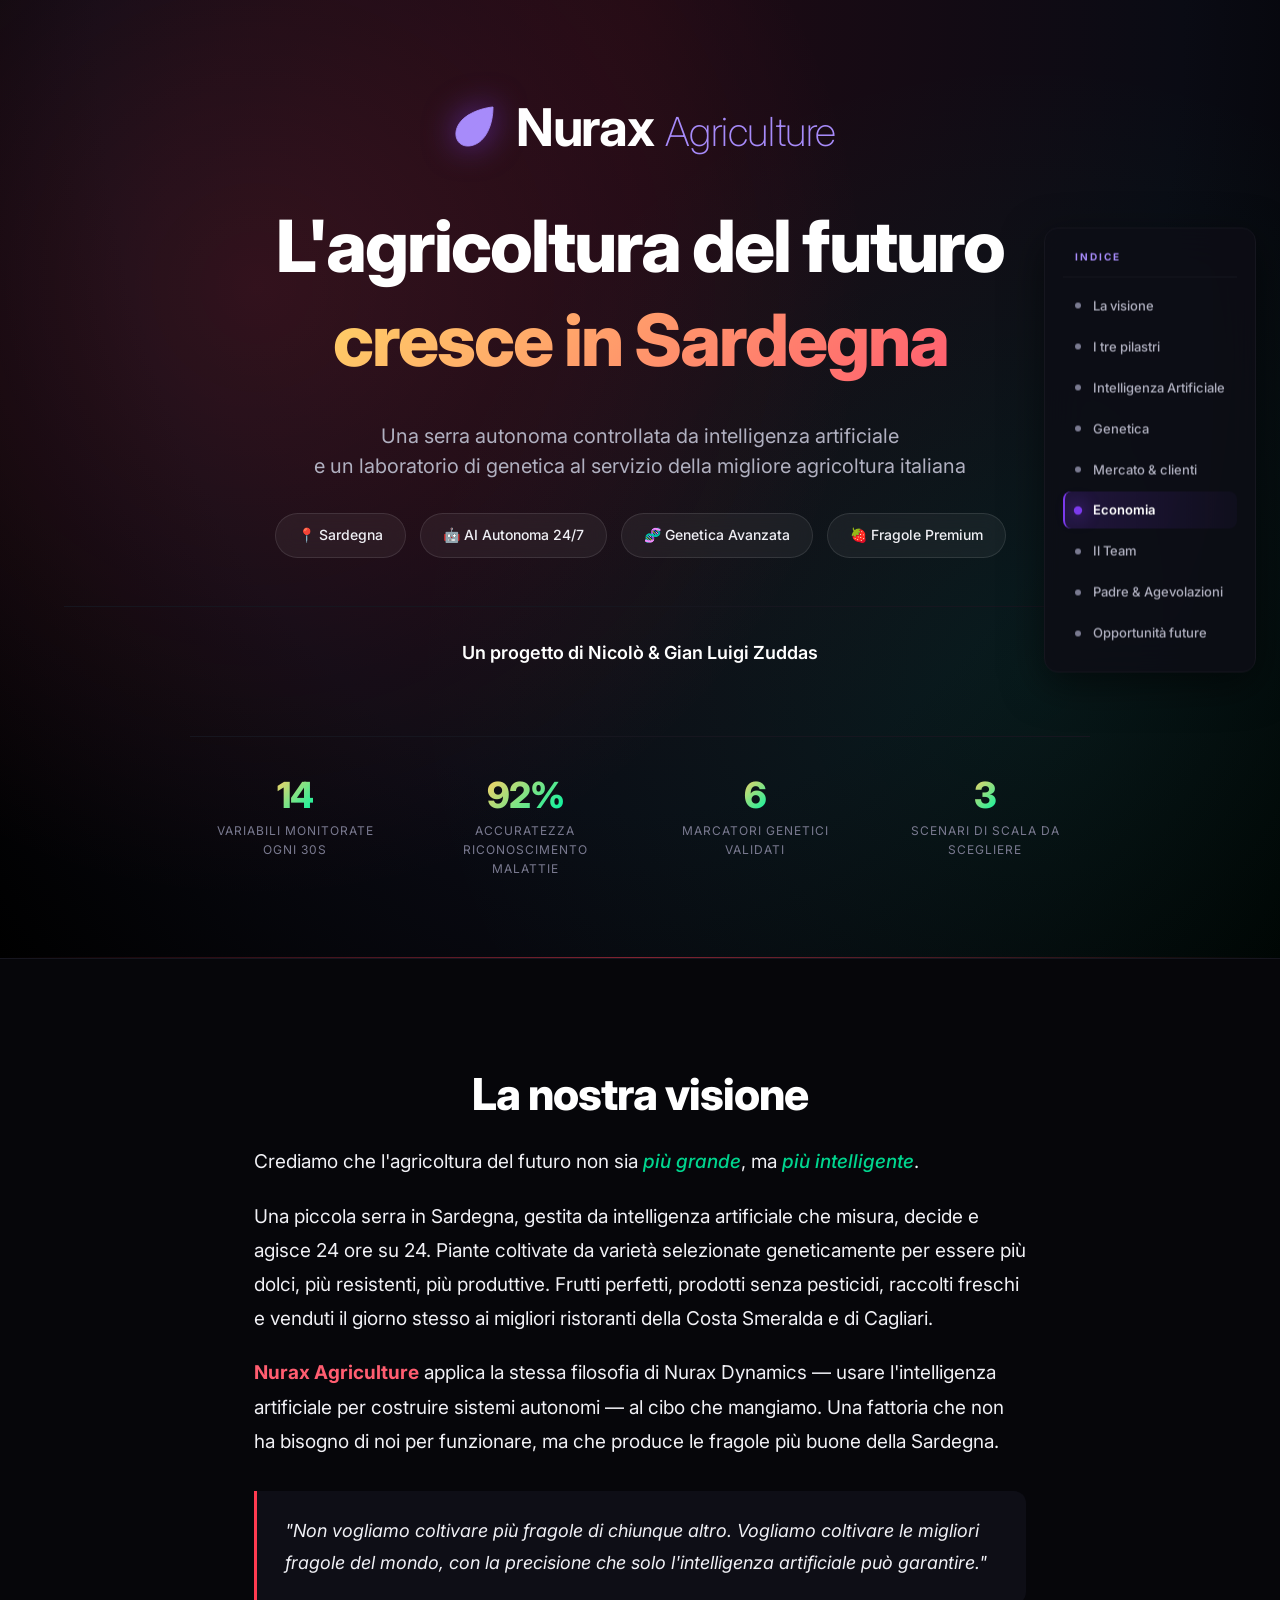
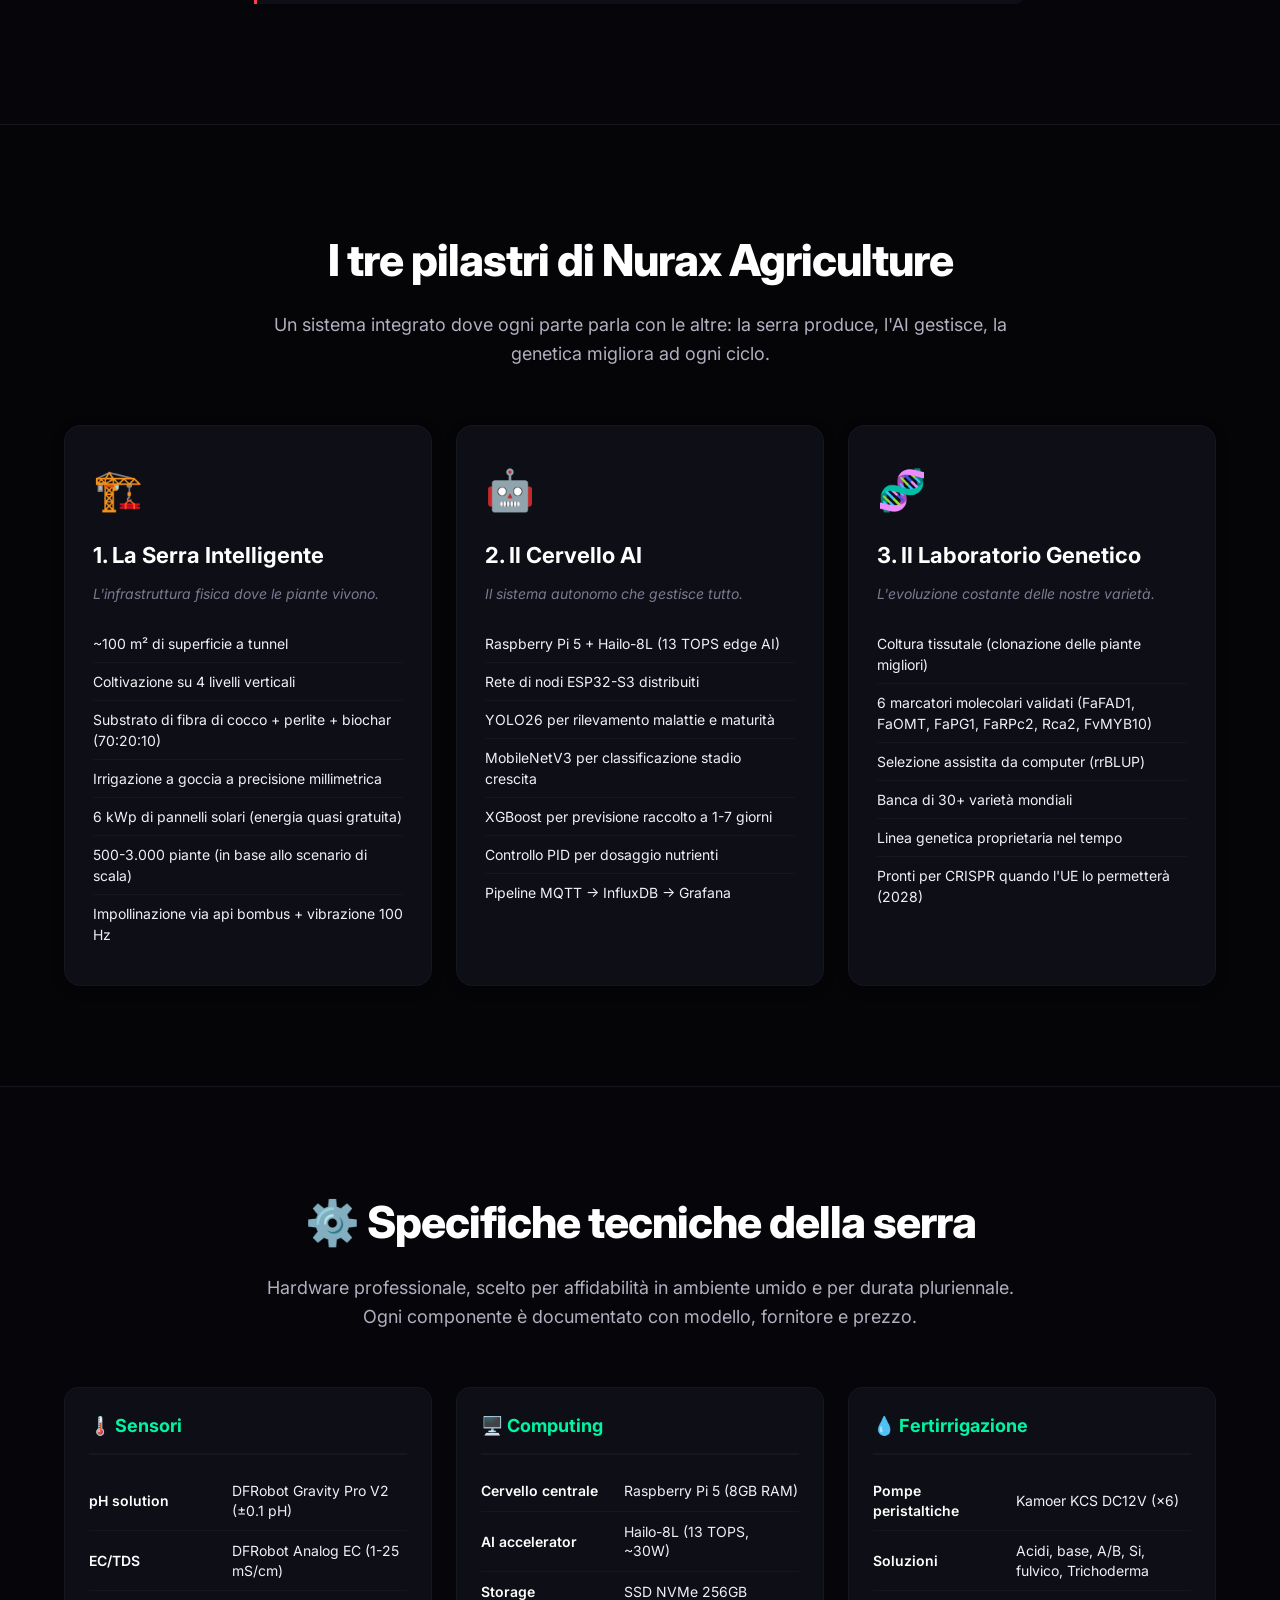
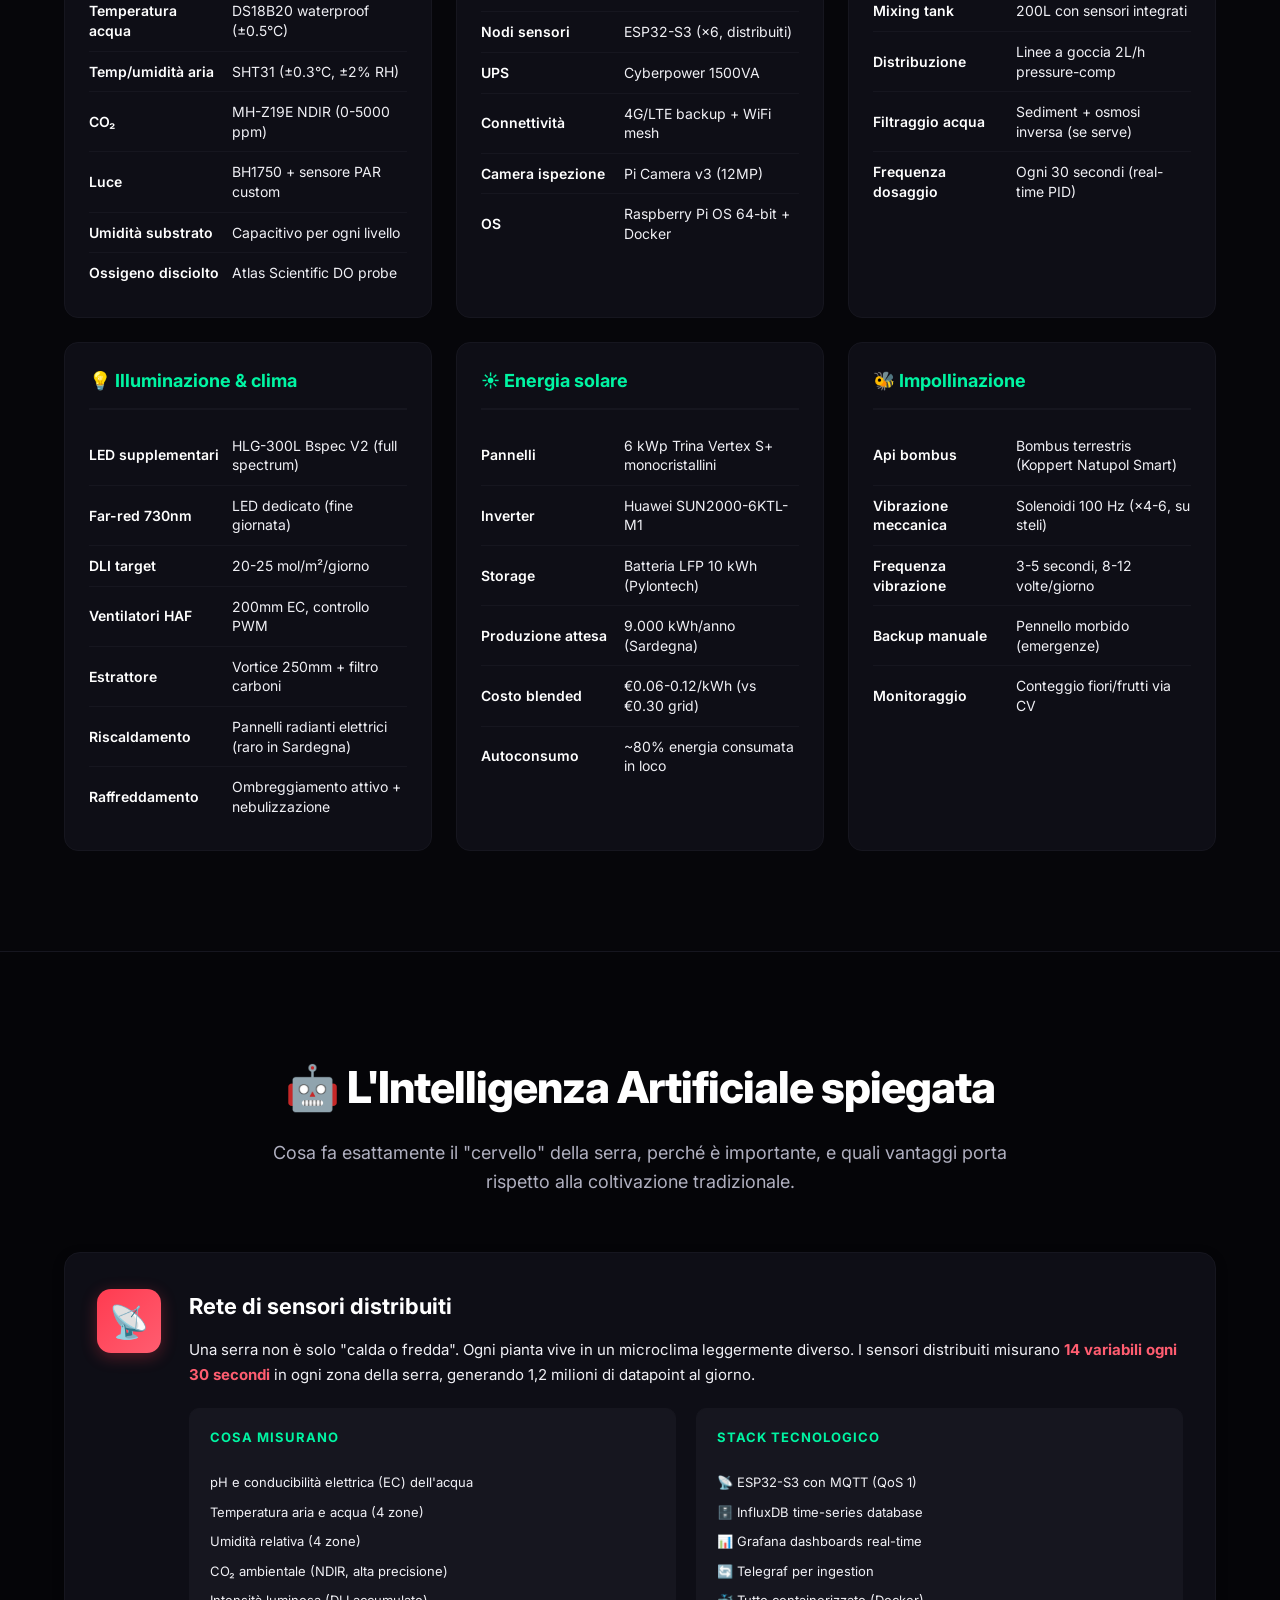
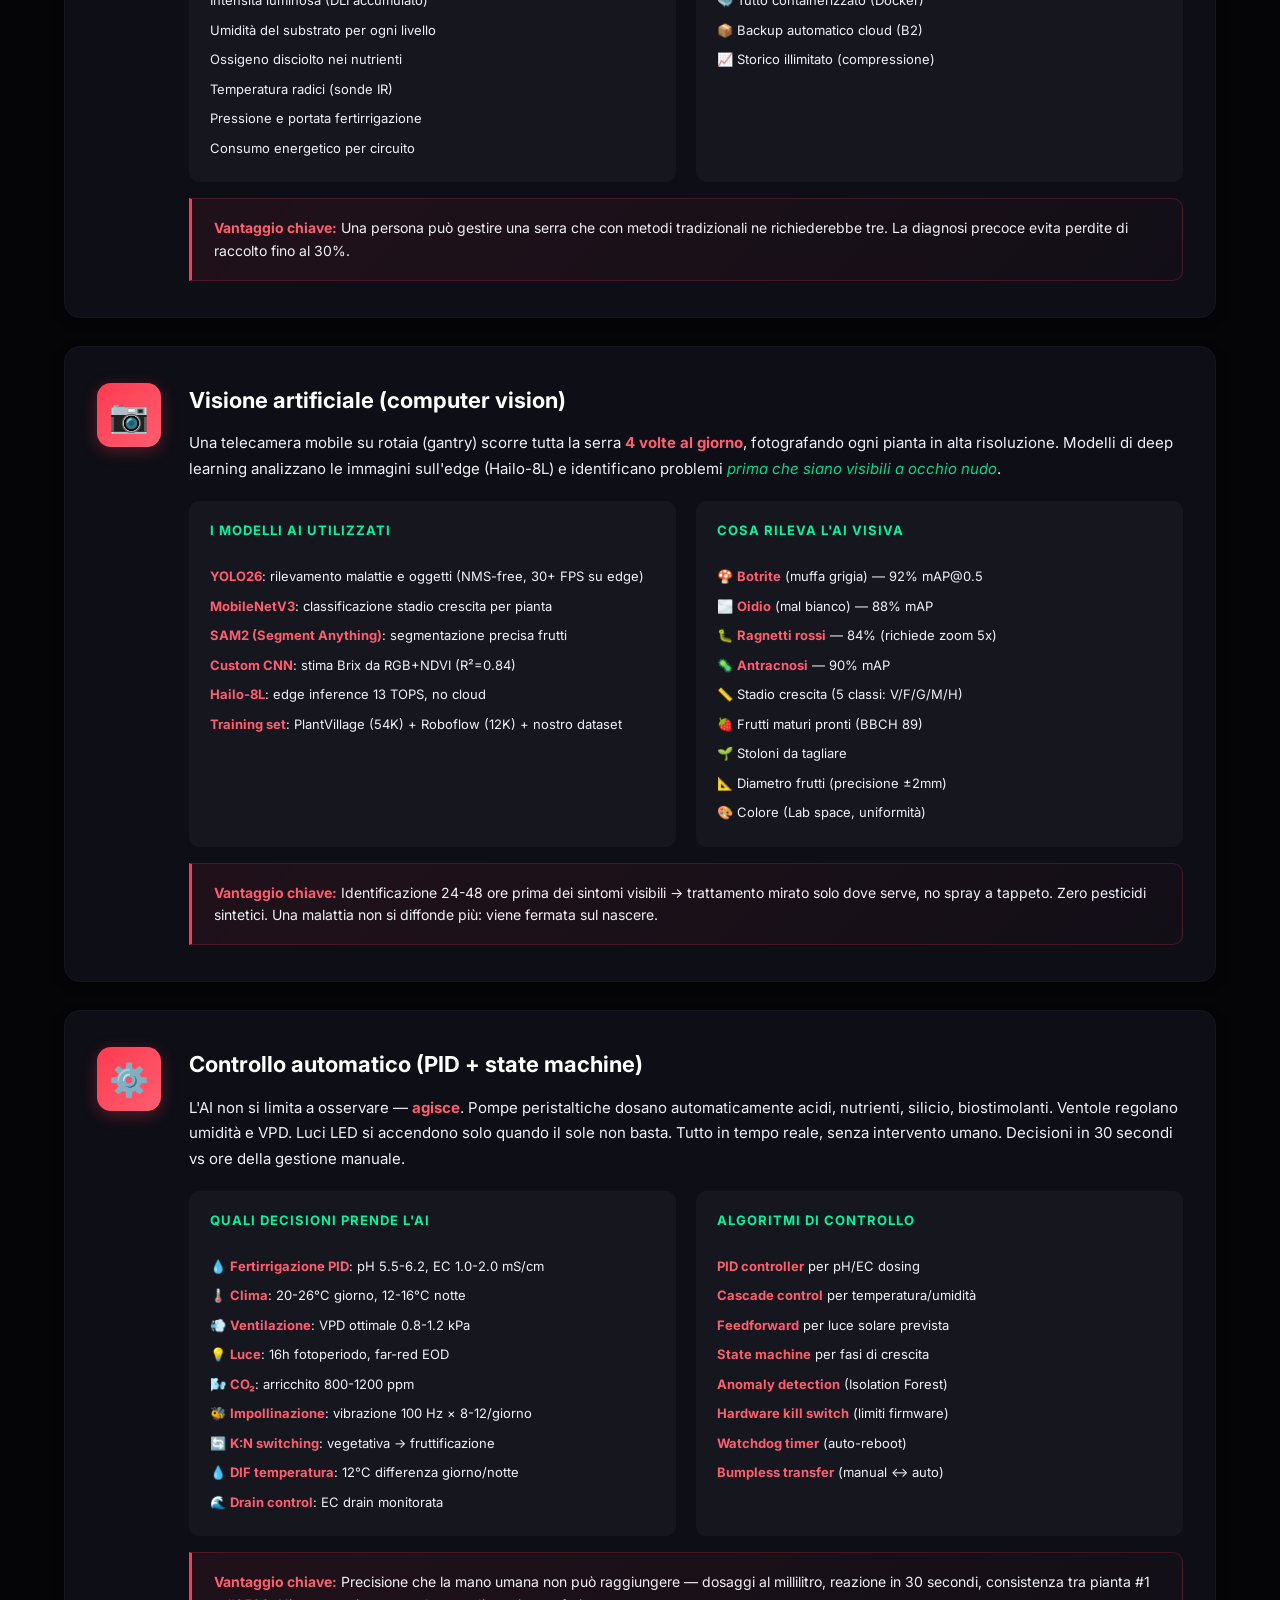
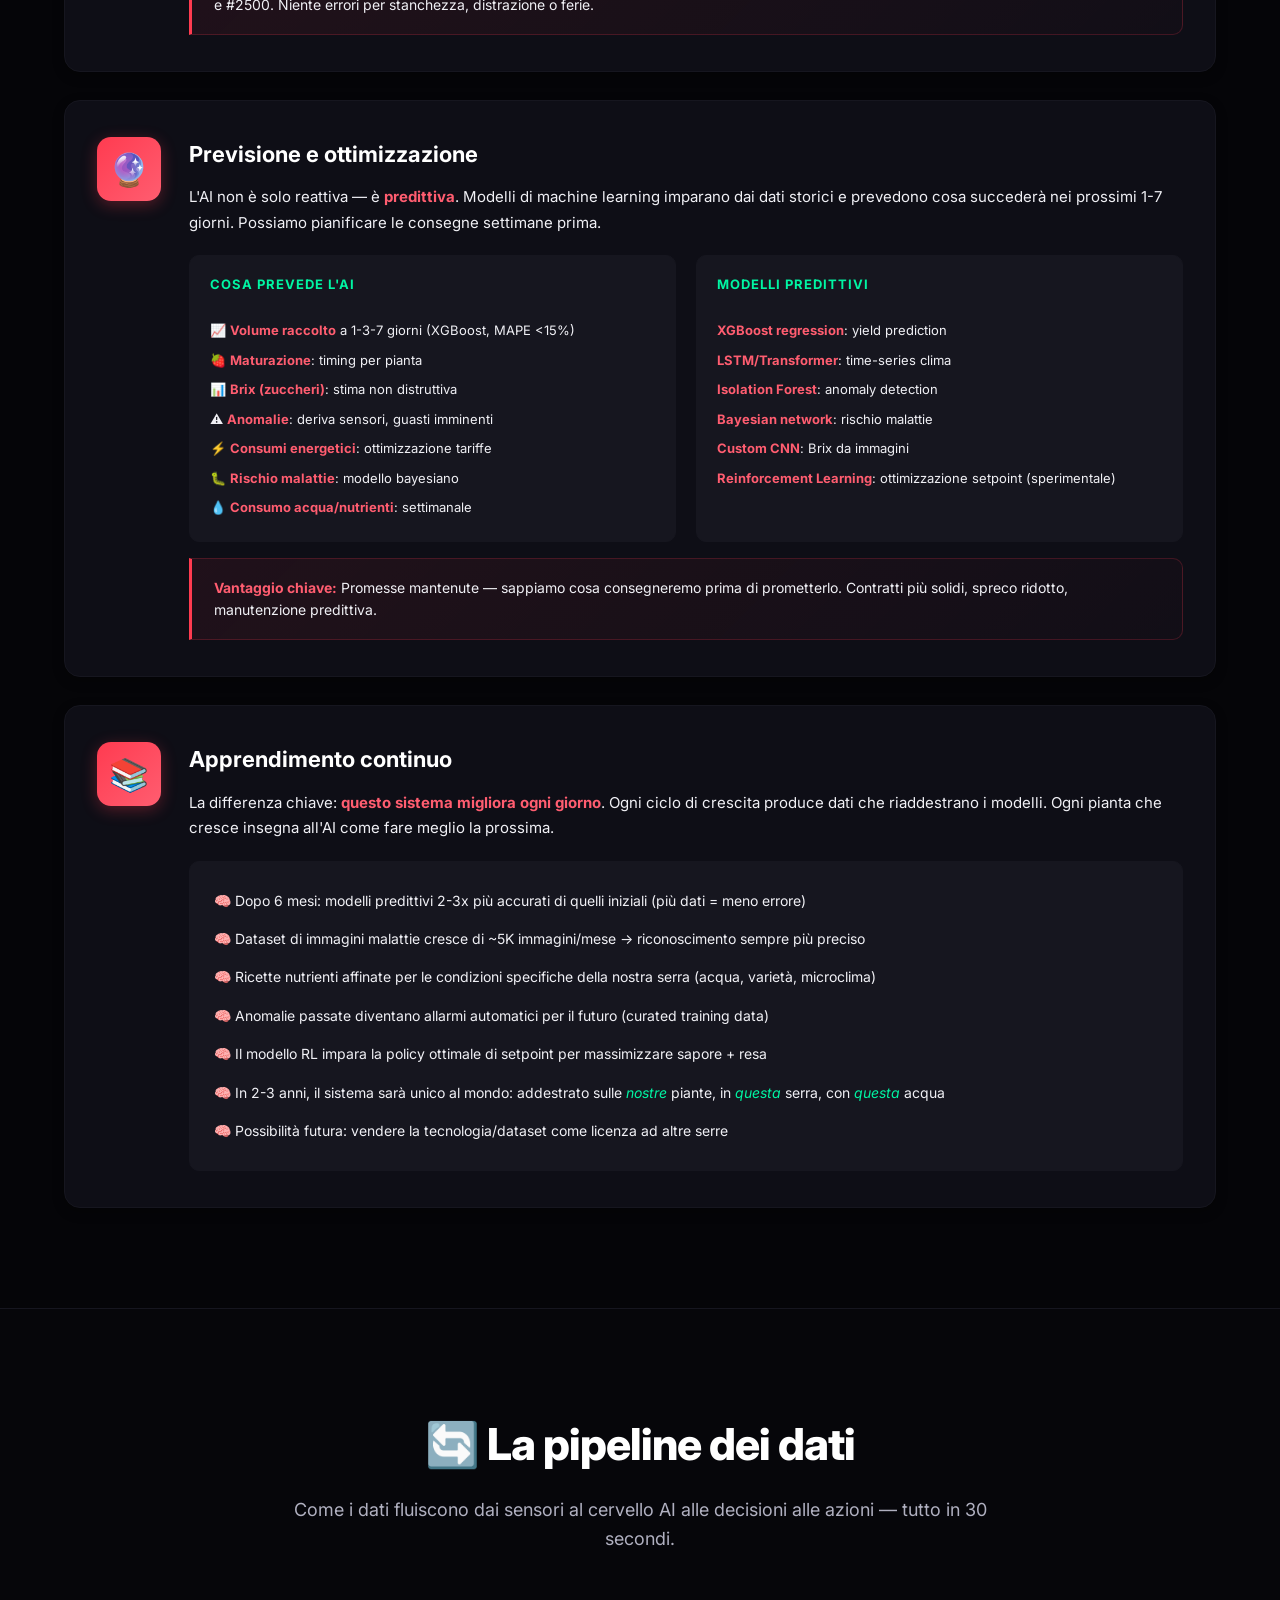
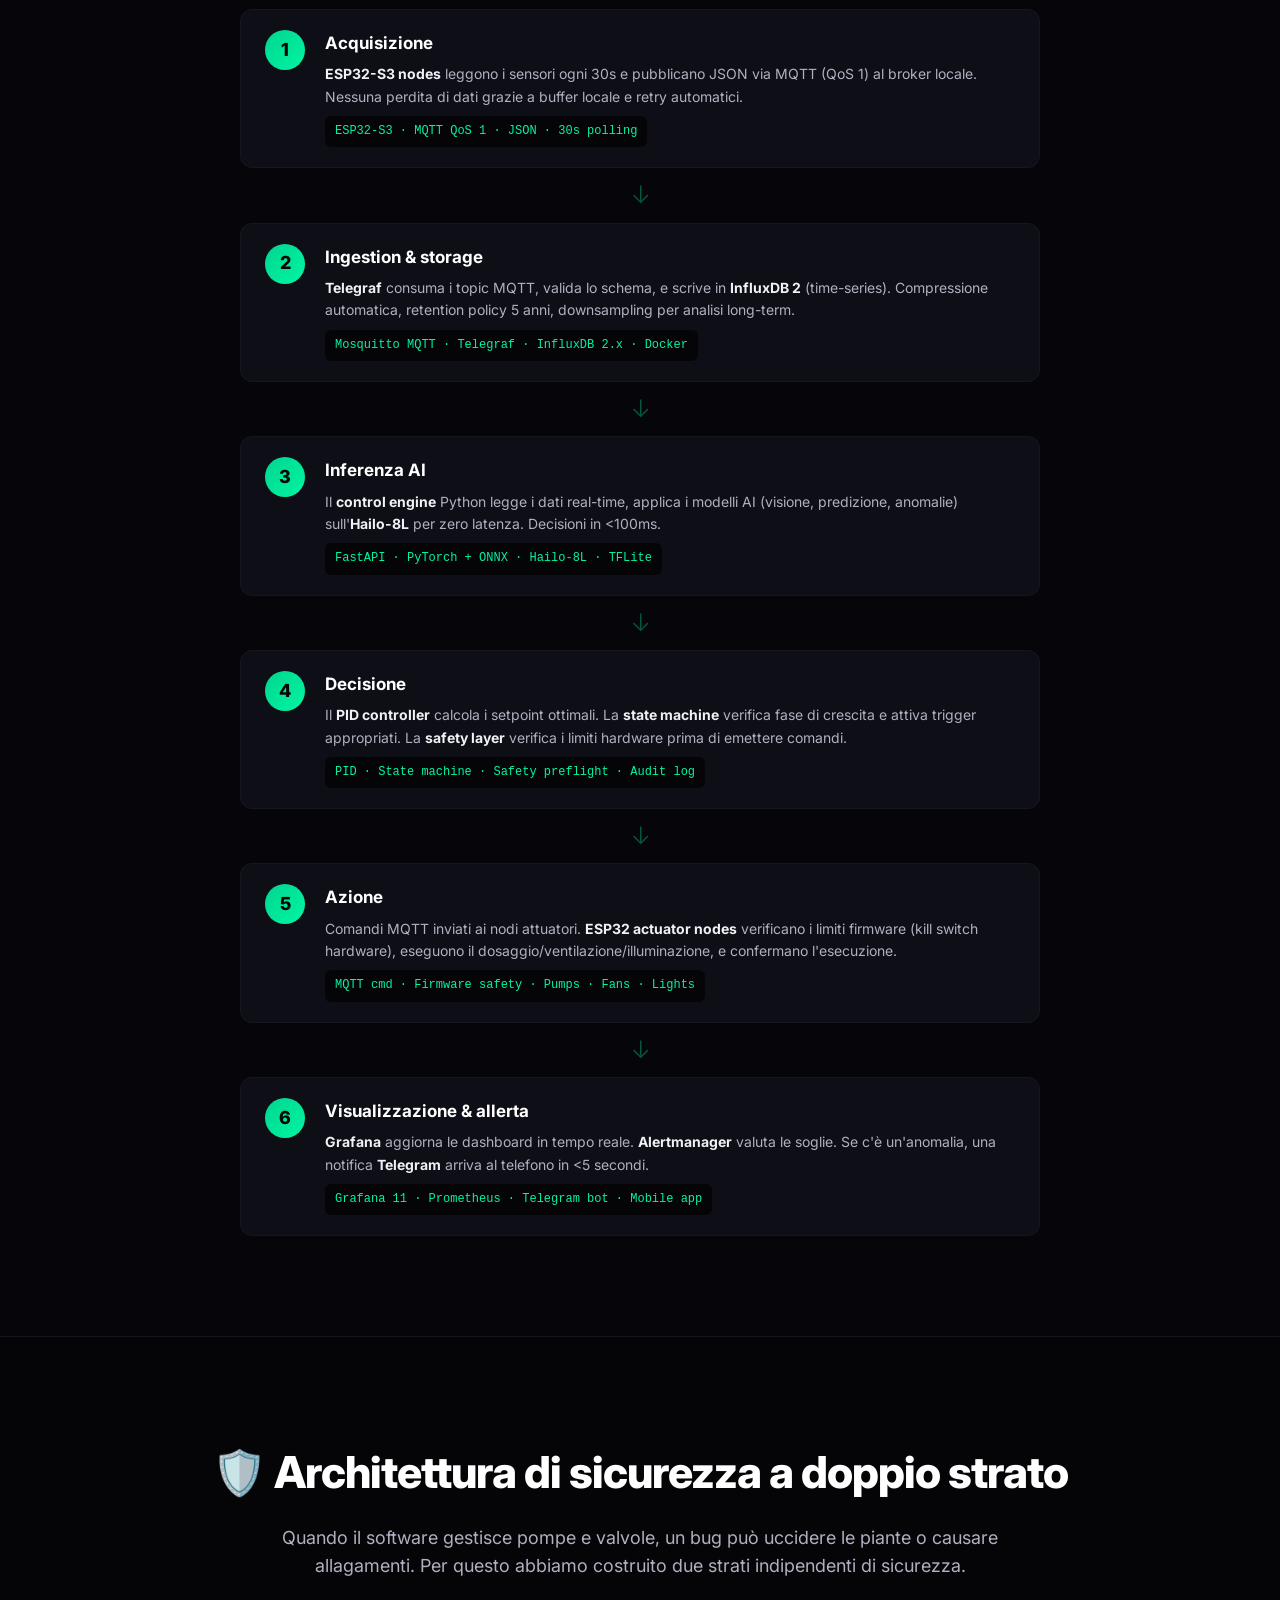
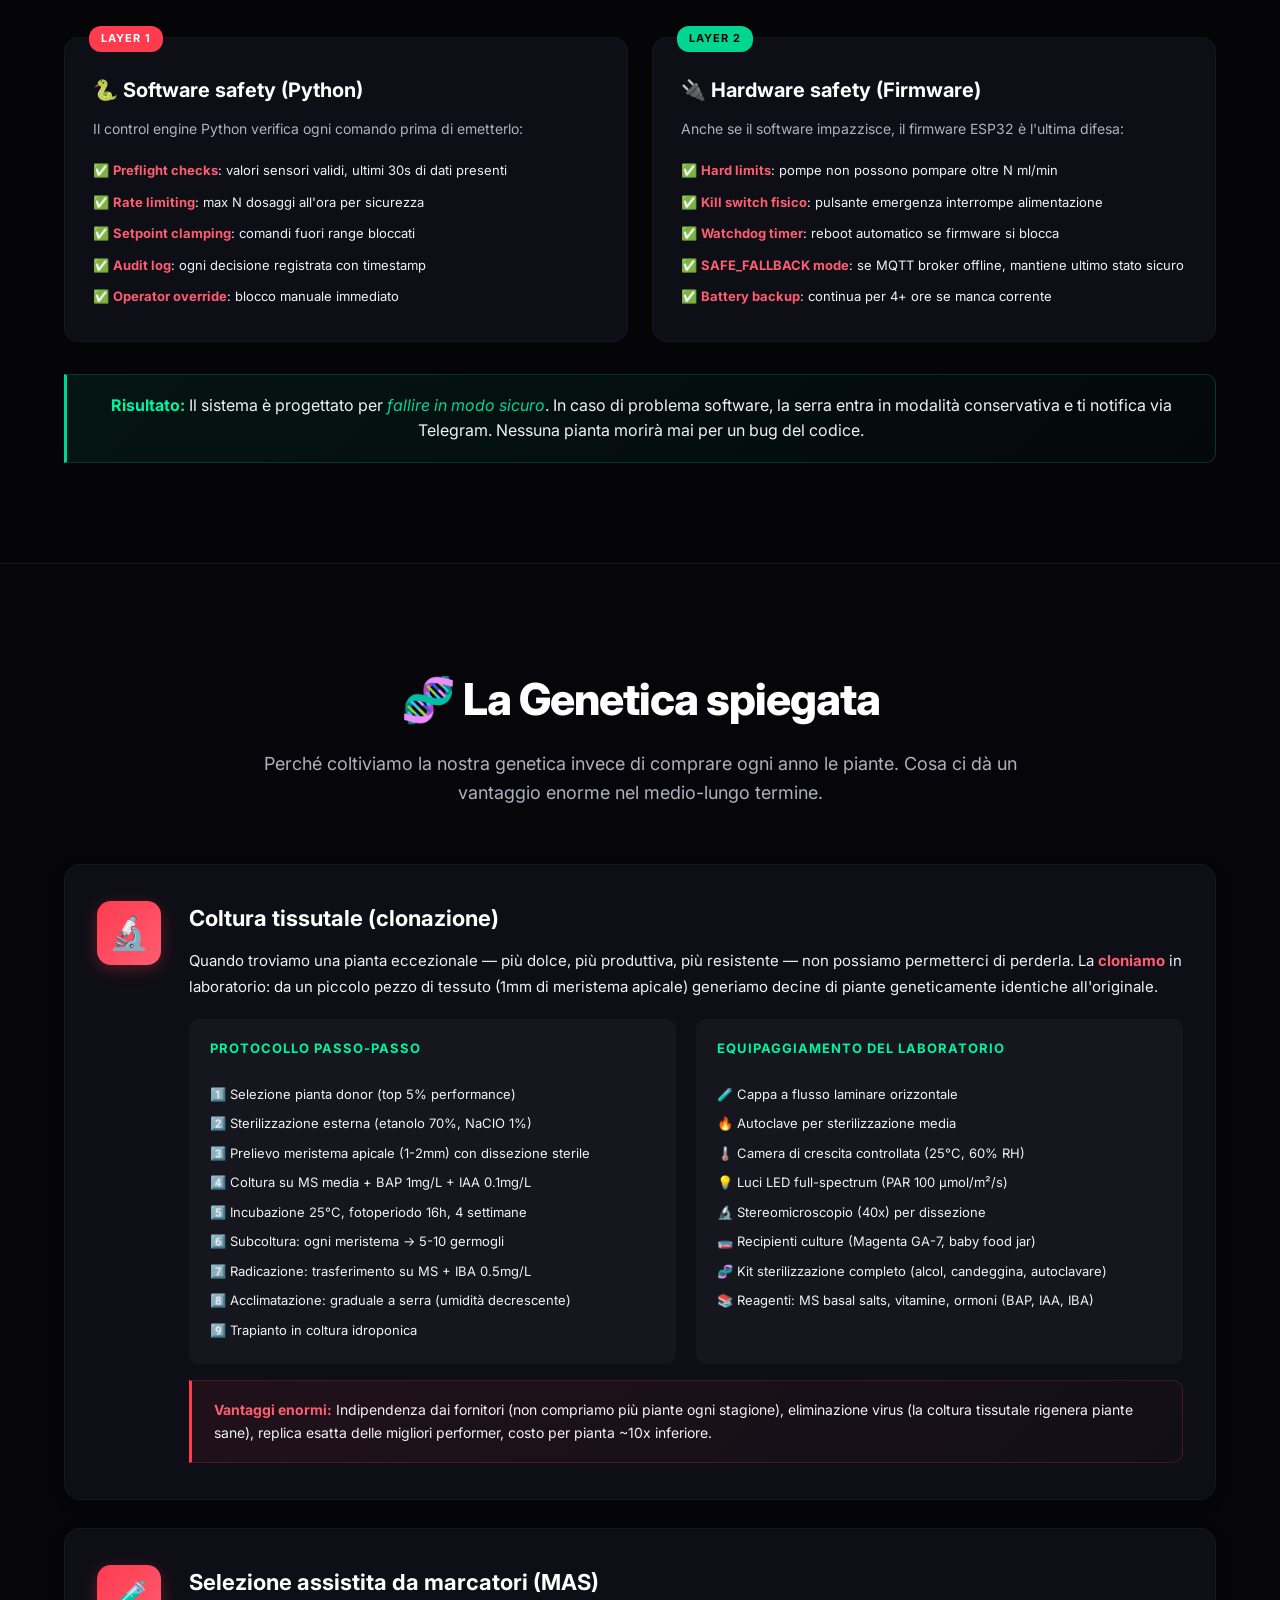
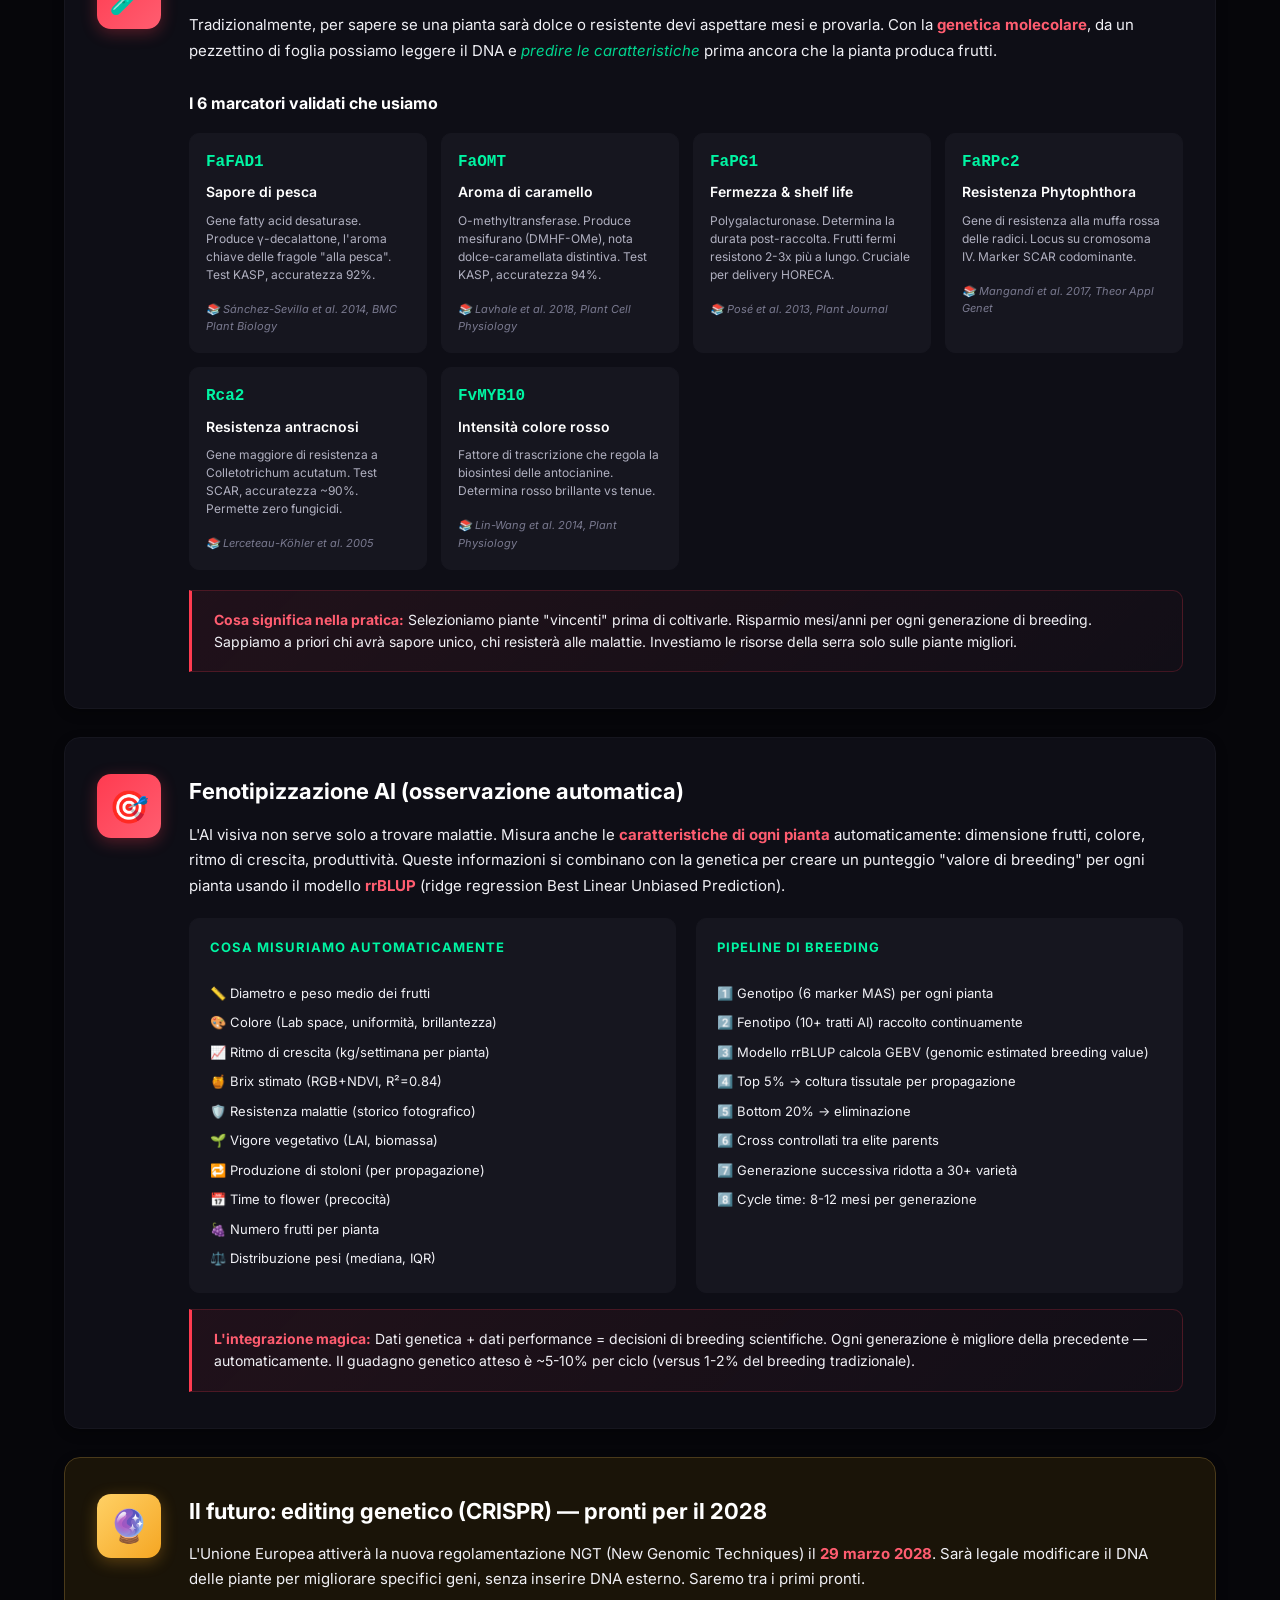
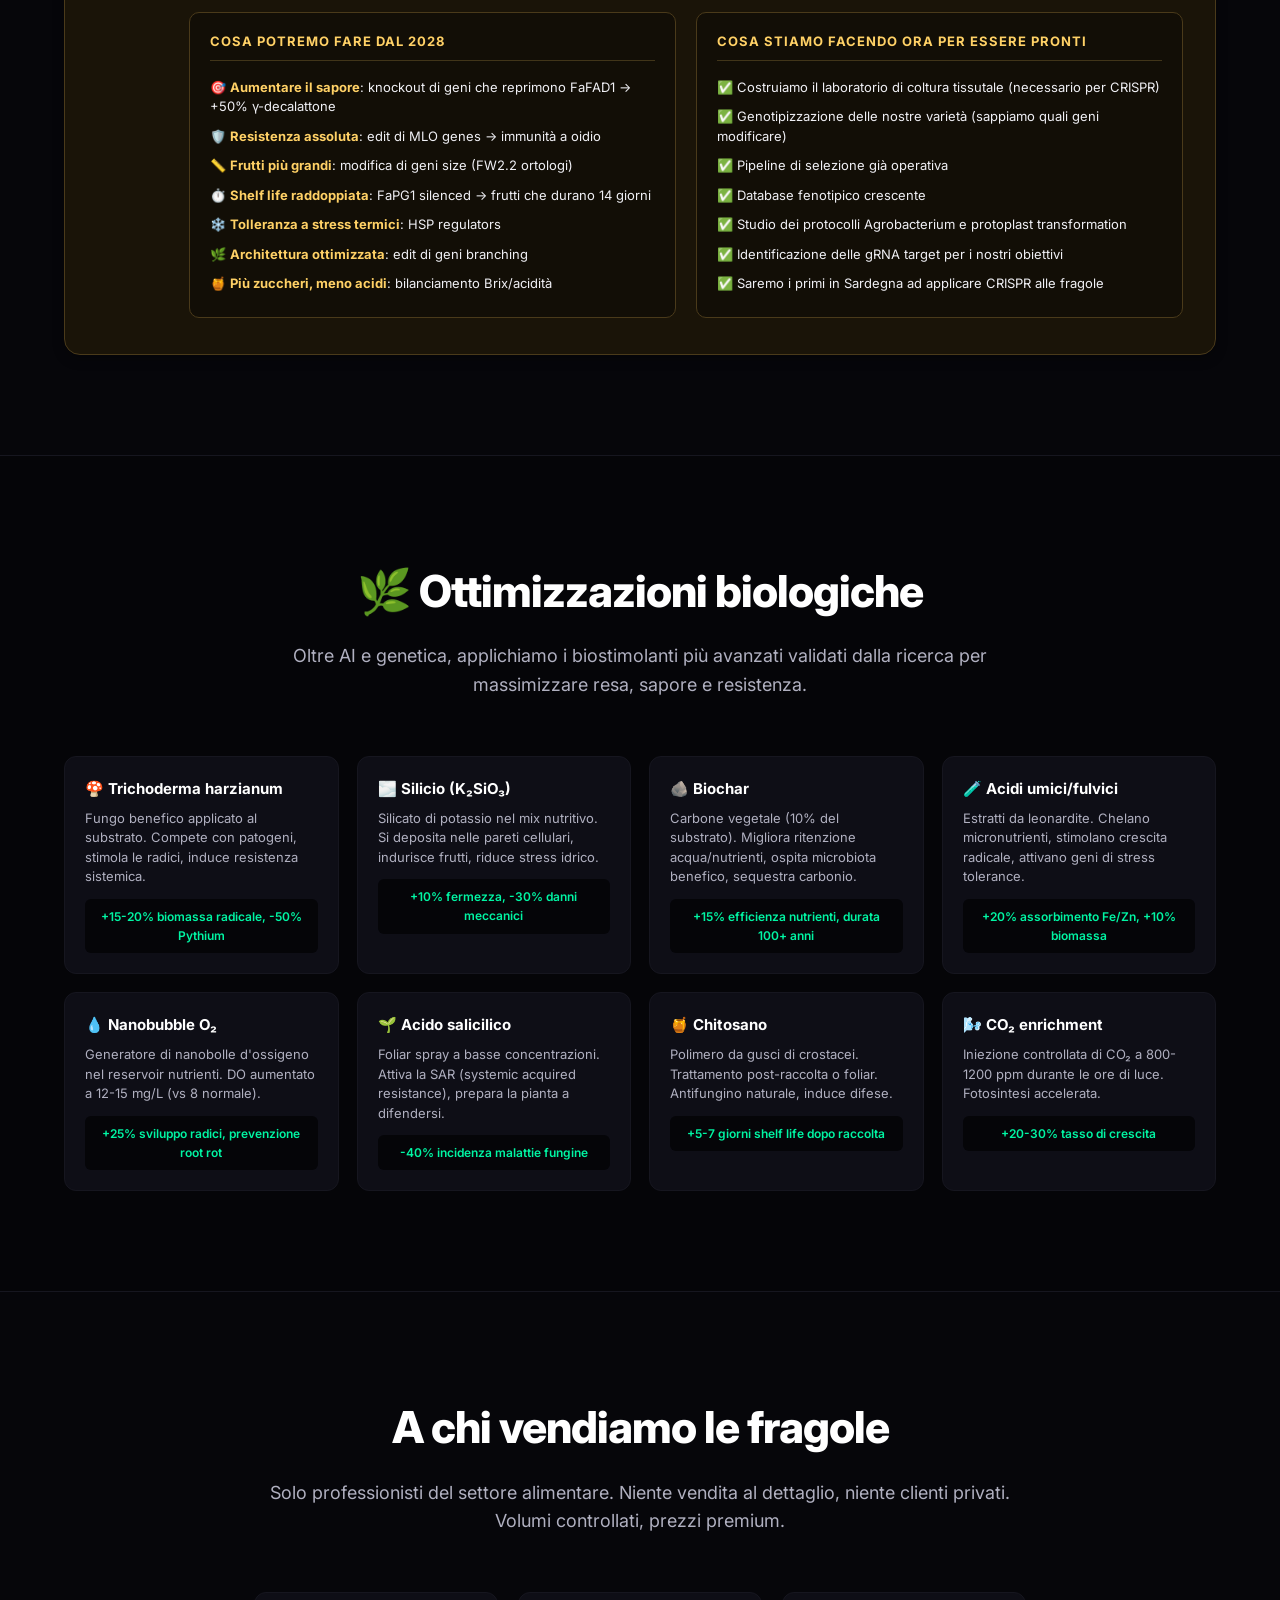
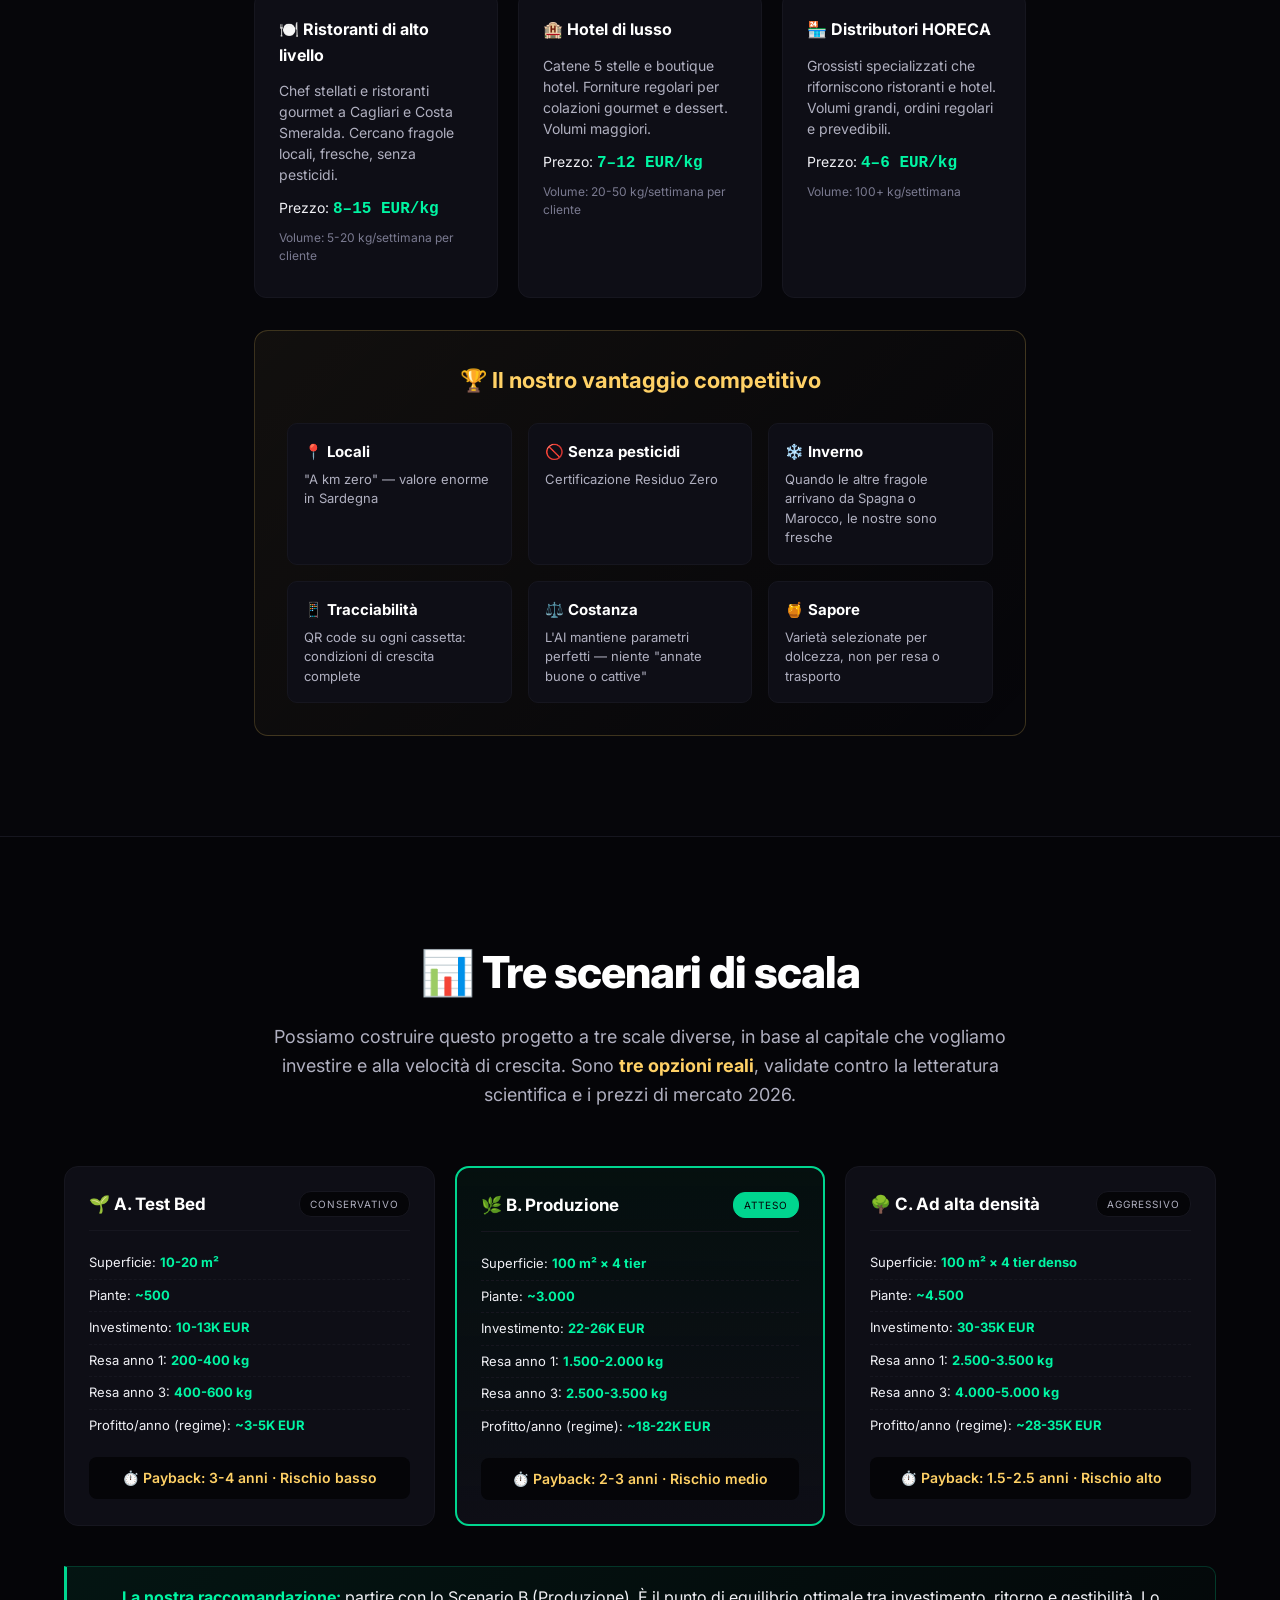
<file: index.html>
<!DOCTYPE html>
<html lang="it">
<head>
    <meta charset="UTF-8">
    <meta name="viewport" content="width=device-width, initial-scale=1.0">
    <title>Nurax Agriculture — Il futuro dell'agricoltura</title>
    <link rel="preconnect" href="https://fonts.googleapis.com">
    <link rel="preconnect" href="https://fonts.gstatic.com" crossorigin>
    <link href="https://fonts.googleapis.com/css2?family=Inter:wght@300;400;500;600;700;800;900&display=swap" rel="stylesheet">
    <link rel="icon" type="image/svg+xml" href="data:image/svg+xml,%3Csvg xmlns='http://www.w3.org/2000/svg' viewBox='0 0 32 32'%3E%3Cpath d='M28 4 C 26 4, 14 6, 9 13 C 4 20, 8 28, 16 26 C 24 24, 28 14, 28 4 Z M28 4 L 13 19' fill='%23a78bfa' stroke='%23a78bfa' stroke-width='0.5' stroke-linejoin='round'/%3E%3C/svg%3E">
    <link rel="stylesheet" href="style.css">
</head>
<body>

<!-- SCROLL PROGRESS BAR -->
<div class="scroll-progress" id="scrollProgress"></div>

<!-- CURRENT SECTION INDICATOR -->
<div class="section-indicator" id="sectionIndicator">
    <span class="indicator-label">Sezione</span>
    <span class="indicator-name" id="indicatorName">Hero</span>
</div>

<!-- SIDE NAV -->
<nav class="side-nav" aria-label="Sezioni della pagina">
    <div class="side-nav-header">Indice</div>
    <a href="#vision" class="nav-item" data-section="vision">
        <span class="nav-marker"></span>
        <span class="nav-text">La visione</span>
    </a>
    <a href="#pilastri" class="nav-item" data-section="pilastri">
        <span class="nav-marker"></span>
        <span class="nav-text">I tre pilastri</span>
    </a>
    <a href="#ai" class="nav-item" data-section="ai">
        <span class="nav-marker"></span>
        <span class="nav-text">Intelligenza Artificiale</span>
    </a>
    <a href="#genetica" class="nav-item" data-section="genetica">
        <span class="nav-marker"></span>
        <span class="nav-text">Genetica</span>
    </a>
    <a href="#mercato" class="nav-item" data-section="mercato">
        <span class="nav-marker"></span>
        <span class="nav-text">Mercato &amp; clienti</span>
    </a>
    <a href="#economia" class="nav-item" data-section="economia">
        <span class="nav-marker"></span>
        <span class="nav-text">Economia</span>
    </a>
    <a href="#team" class="nav-item" data-section="team">
        <span class="nav-marker"></span>
        <span class="nav-text">Il Team</span>
    </a>
    <a href="#padre" class="nav-item" data-section="padre">
        <span class="nav-marker"></span>
        <span class="nav-text">Padre &amp; Agevolazioni</span>
    </a>
    <a href="#futuro" class="nav-item" data-section="futuro">
        <span class="nav-marker"></span>
        <span class="nav-text">Opportunità future</span>
    </a>
</nav>

<!-- HERO -->
<header class="hero">
    <div class="container">
        <div class="logo-block">
            <svg class="logo-mark" width="56" height="56" viewBox="0 0 32 32" xmlns="http://www.w3.org/2000/svg" aria-label="Nurax">
                <path d="M28 4 C 26 4, 14 6, 9 13 C 4 20, 8 28, 16 26 C 24 24, 28 14, 28 4 Z M28 4 L 13 19" fill="#a78bfa" stroke="#a78bfa" stroke-width="0.5" stroke-linejoin="round"/>
            </svg>
            <div class="logo-text">
                <span class="logo-name">Nurax</span>
                <span class="logo-vertical">Agriculture</span>
            </div>
        </div>

        <h1>L'agricoltura del futuro<br><span class="accent">cresce in Sardegna</span></h1>
        <p class="subtitle">Una serra autonoma controllata da intelligenza artificiale<br>e un laboratorio di genetica al servizio della migliore agricoltura italiana</p>
        <div class="hero-meta">
            <span>📍 Sardegna</span>
            <span>🤖 AI Autonoma 24/7</span>
            <span>🧬 Genetica Avanzata</span>
            <span>🍓 Fragole Premium</span>
        </div>
        <div class="hero-team">
            <strong>Un progetto di Nicolò &amp; Gian Luigi Zuddas</strong>
        </div>
        <div class="hero-stats">
            <div class="hero-stat"><span class="stat-num">14</span><span class="stat-label">variabili monitorate ogni 30s</span></div>
            <div class="hero-stat"><span class="stat-num">92%</span><span class="stat-label">accuratezza riconoscimento malattie</span></div>
            <div class="hero-stat"><span class="stat-num">6</span><span class="stat-label">marcatori genetici validati</span></div>
            <div class="hero-stat"><span class="stat-num">3</span><span class="stat-label">scenari di scala da scegliere</span></div>
        </div>
    </div>
</header>

<!-- VISION -->
<section class="section" id="vision">
    <div class="container narrow">
        <h2 class="section-title">La nostra visione</h2>
        <div class="vision-text">
            <p>Crediamo che l'agricoltura del futuro non sia <em>più grande</em>, ma <em>più intelligente</em>.</p>
            <p>Una piccola serra in Sardegna, gestita da intelligenza artificiale che misura, decide e agisce 24 ore su 24. Piante coltivate da varietà selezionate geneticamente per essere più dolci, più resistenti, più produttive. Frutti perfetti, prodotti senza pesticidi, raccolti freschi e venduti il giorno stesso ai migliori ristoranti della Costa Smeralda e di Cagliari.</p>
            <p><strong>Nurax Agriculture</strong> applica la stessa filosofia di Nurax Dynamics — usare l'intelligenza artificiale per costruire sistemi autonomi — al cibo che mangiamo. Una fattoria che non ha bisogno di noi per funzionare, ma che produce le fragole più buone della Sardegna.</p>
            <p class="vision-quote">"Non vogliamo coltivare più fragole di chiunque altro. Vogliamo coltivare le migliori fragole del mondo, con la precisione che solo l'intelligenza artificiale può garantire."</p>
        </div>
    </div>
</section>

<!-- I PILASTRI -->
<section class="section dark" id="pilastri">
    <div class="container">
        <h2 class="section-title">I tre pilastri di Nurax Agriculture</h2>
        <p class="section-lead">Un sistema integrato dove ogni parte parla con le altre: la serra produce, l'AI gestisce, la genetica migliora ad ogni ciclo.</p>

        <div class="grid-3">
            <div class="card">
                <div class="card-icon">🏗️</div>
                <h3>1. La Serra Intelligente</h3>
                <p class="card-intro">L'infrastruttura fisica dove le piante vivono.</p>
                <ul>
                    <li>~100 m² di superficie a tunnel</li>
                    <li>Coltivazione su 4 livelli verticali</li>
                    <li>Substrato di fibra di cocco + perlite + biochar (70:20:10)</li>
                    <li>Irrigazione a goccia a precisione millimetrica</li>
                    <li>6 kWp di pannelli solari (energia quasi gratuita)</li>
                    <li>500-3.000 piante (in base allo scenario di scala)</li>
                    <li>Impollinazione via api bombus + vibrazione 100 Hz</li>
                </ul>
            </div>

            <div class="card">
                <div class="card-icon">🤖</div>
                <h3>2. Il Cervello AI</h3>
                <p class="card-intro">Il sistema autonomo che gestisce tutto.</p>
                <ul>
                    <li>Raspberry Pi 5 + Hailo-8L (13 TOPS edge AI)</li>
                    <li>Rete di nodi ESP32-S3 distribuiti</li>
                    <li>YOLO26 per rilevamento malattie e maturità</li>
                    <li>MobileNetV3 per classificazione stadio crescita</li>
                    <li>XGBoost per previsione raccolto a 1-7 giorni</li>
                    <li>Controllo PID per dosaggio nutrienti</li>
                    <li>Pipeline MQTT → InfluxDB → Grafana</li>
                </ul>
            </div>

            <div class="card">
                <div class="card-icon">🧬</div>
                <h3>3. Il Laboratorio Genetico</h3>
                <p class="card-intro">L'evoluzione costante delle nostre varietà.</p>
                <ul>
                    <li>Coltura tissutale (clonazione delle piante migliori)</li>
                    <li>6 marcatori molecolari validati (FaFAD1, FaOMT, FaPG1, FaRPc2, Rca2, FvMYB10)</li>
                    <li>Selezione assistita da computer (rrBLUP)</li>
                    <li>Banca di 30+ varietà mondiali</li>
                    <li>Linea genetica proprietaria nel tempo</li>
                    <li>Pronti per CRISPR quando l'UE lo permetterà (2028)</li>
                </ul>
            </div>
        </div>
    </div>
</section>

<!-- HARDWARE SPEC SHEET -->
<section class="section">
    <div class="container">
        <h2 class="section-title">⚙️ Specifiche tecniche della serra</h2>
        <p class="section-lead">Hardware professionale, scelto per affidabilità in ambiente umido e per durata pluriennale. Ogni componente è documentato con modello, fornitore e prezzo.</p>

        <div class="spec-table-wrapper">
            <div class="spec-category">
                <h3>🌡️ Sensori</h3>
                <table class="spec-table">
                    <tr><td><strong>pH solution</strong></td><td>DFRobot Gravity Pro V2 (±0.1 pH)</td></tr>
                    <tr><td><strong>EC/TDS</strong></td><td>DFRobot Analog EC (1-25 mS/cm)</td></tr>
                    <tr><td><strong>Temperatura acqua</strong></td><td>DS18B20 waterproof (±0.5°C)</td></tr>
                    <tr><td><strong>Temp/umidità aria</strong></td><td>SHT31 (±0.3°C, ±2% RH)</td></tr>
                    <tr><td><strong>CO₂</strong></td><td>MH-Z19E NDIR (0-5000 ppm)</td></tr>
                    <tr><td><strong>Luce</strong></td><td>BH1750 + sensore PAR custom</td></tr>
                    <tr><td><strong>Umidità substrato</strong></td><td>Capacitivo per ogni livello</td></tr>
                    <tr><td><strong>Ossigeno disciolto</strong></td><td>Atlas Scientific DO probe</td></tr>
                </table>
            </div>

            <div class="spec-category">
                <h3>🖥️ Computing</h3>
                <table class="spec-table">
                    <tr><td><strong>Cervello centrale</strong></td><td>Raspberry Pi 5 (8GB RAM)</td></tr>
                    <tr><td><strong>AI accelerator</strong></td><td>Hailo-8L (13 TOPS, ~30W)</td></tr>
                    <tr><td><strong>Storage</strong></td><td>SSD NVMe 256GB</td></tr>
                    <tr><td><strong>Nodi sensori</strong></td><td>ESP32-S3 (×6, distribuiti)</td></tr>
                    <tr><td><strong>UPS</strong></td><td>Cyberpower 1500VA</td></tr>
                    <tr><td><strong>Connettività</strong></td><td>4G/LTE backup + WiFi mesh</td></tr>
                    <tr><td><strong>Camera ispezione</strong></td><td>Pi Camera v3 (12MP)</td></tr>
                    <tr><td><strong>OS</strong></td><td>Raspberry Pi OS 64-bit + Docker</td></tr>
                </table>
            </div>

            <div class="spec-category">
                <h3>💧 Fertirrigazione</h3>
                <table class="spec-table">
                    <tr><td><strong>Pompe peristaltiche</strong></td><td>Kamoer KCS DC12V (×6)</td></tr>
                    <tr><td><strong>Soluzioni</strong></td><td>Acidi, base, A/B, Si, fulvico, Trichoderma</td></tr>
                    <tr><td><strong>Mixing tank</strong></td><td>200L con sensori integrati</td></tr>
                    <tr><td><strong>Distribuzione</strong></td><td>Linee a goccia 2L/h pressure-comp</td></tr>
                    <tr><td><strong>Filtraggio acqua</strong></td><td>Sediment + osmosi inversa (se serve)</td></tr>
                    <tr><td><strong>Frequenza dosaggio</strong></td><td>Ogni 30 secondi (real-time PID)</td></tr>
                </table>
            </div>

            <div class="spec-category">
                <h3>💡 Illuminazione &amp; clima</h3>
                <table class="spec-table">
                    <tr><td><strong>LED supplementari</strong></td><td>HLG-300L Bspec V2 (full spectrum)</td></tr>
                    <tr><td><strong>Far-red 730nm</strong></td><td>LED dedicato (fine giornata)</td></tr>
                    <tr><td><strong>DLI target</strong></td><td>20-25 mol/m²/giorno</td></tr>
                    <tr><td><strong>Ventilatori HAF</strong></td><td>200mm EC, controllo PWM</td></tr>
                    <tr><td><strong>Estrattore</strong></td><td>Vortice 250mm + filtro carboni</td></tr>
                    <tr><td><strong>Riscaldamento</strong></td><td>Pannelli radianti elettrici (raro in Sardegna)</td></tr>
                    <tr><td><strong>Raffreddamento</strong></td><td>Ombreggiamento attivo + nebulizzazione</td></tr>
                </table>
            </div>

            <div class="spec-category">
                <h3>☀️ Energia solare</h3>
                <table class="spec-table">
                    <tr><td><strong>Pannelli</strong></td><td>6 kWp Trina Vertex S+ monocristallini</td></tr>
                    <tr><td><strong>Inverter</strong></td><td>Huawei SUN2000-6KTL-M1</td></tr>
                    <tr><td><strong>Storage</strong></td><td>Batteria LFP 10 kWh (Pylontech)</td></tr>
                    <tr><td><strong>Produzione attesa</strong></td><td>9.000 kWh/anno (Sardegna)</td></tr>
                    <tr><td><strong>Costo blended</strong></td><td>€0.06-0.12/kWh (vs €0.30 grid)</td></tr>
                    <tr><td><strong>Autoconsumo</strong></td><td>~80% energia consumata in loco</td></tr>
                </table>
            </div>

            <div class="spec-category">
                <h3>🐝 Impollinazione</h3>
                <table class="spec-table">
                    <tr><td><strong>Api bombus</strong></td><td>Bombus terrestris (Koppert Natupol Smart)</td></tr>
                    <tr><td><strong>Vibrazione meccanica</strong></td><td>Solenoidi 100 Hz (×4-6, su steli)</td></tr>
                    <tr><td><strong>Frequenza vibrazione</strong></td><td>3-5 secondi, 8-12 volte/giorno</td></tr>
                    <tr><td><strong>Backup manuale</strong></td><td>Pennello morbido (emergenze)</td></tr>
                    <tr><td><strong>Monitoraggio</strong></td><td>Conteggio fiori/frutti via CV</td></tr>
                </table>
            </div>
        </div>
    </div>
</section>

<!-- AI DEEP DIVE -->
<section class="section dark" id="ai">
    <div class="container">
        <h2 class="section-title">🤖 L'Intelligenza Artificiale spiegata</h2>
        <p class="section-lead">Cosa fa esattamente il "cervello" della serra, perché è importante, e quali vantaggi porta rispetto alla coltivazione tradizionale.</p>

        <div class="deep-section">

            <!-- Sensori -->
            <div class="deep-card">
                <div class="deep-icon">📡</div>
                <div class="deep-content">
                    <h3>Rete di sensori distribuiti</h3>
                    <p class="deep-desc">Una serra non è solo "calda o fredda". Ogni pianta vive in un microclima leggermente diverso. I sensori distribuiti misurano <strong>14 variabili ogni 30 secondi</strong> in ogni zona della serra, generando 1,2 milioni di datapoint al giorno.</p>
                    <div class="deep-grid">
                        <div class="deep-item">
                            <h4>Cosa misurano</h4>
                            <ul>
                                <li>pH e conducibilità elettrica (EC) dell'acqua</li>
                                <li>Temperatura aria e acqua (4 zone)</li>
                                <li>Umidità relativa (4 zone)</li>
                                <li>CO₂ ambientale (NDIR, alta precisione)</li>
                                <li>Intensità luminosa (DLI accumulato)</li>
                                <li>Umidità del substrato per ogni livello</li>
                                <li>Ossigeno disciolto nei nutrienti</li>
                                <li>Temperatura radici (sonde IR)</li>
                                <li>Pressione e portata fertirrigazione</li>
                                <li>Consumo energetico per circuito</li>
                            </ul>
                        </div>
                        <div class="deep-item">
                            <h4>Stack tecnologico</h4>
                            <ul>
                                <li>📡 ESP32-S3 con MQTT (QoS 1)</li>
                                <li>🗄️ InfluxDB time-series database</li>
                                <li>📊 Grafana dashboards real-time</li>
                                <li>🔄 Telegraf per ingestion</li>
                                <li>🐳 Tutto containerizzato (Docker)</li>
                                <li>📦 Backup automatico cloud (B2)</li>
                                <li>📈 Storico illimitato (compressione)</li>
                            </ul>
                        </div>
                    </div>
                    <div class="callout-box">
                        <strong>Vantaggio chiave:</strong> Una persona può gestire una serra che con metodi tradizionali ne richiederebbe tre. La diagnosi precoce evita perdite di raccolto fino al 30%.
                    </div>
                </div>
            </div>

            <!-- Computer Vision -->
            <div class="deep-card">
                <div class="deep-icon">📷</div>
                <div class="deep-content">
                    <h3>Visione artificiale (computer vision)</h3>
                    <p class="deep-desc">Una telecamera mobile su rotaia (gantry) scorre tutta la serra <strong>4 volte al giorno</strong>, fotografando ogni pianta in alta risoluzione. Modelli di deep learning analizzano le immagini sull'edge (Hailo-8L) e identificano problemi <em>prima che siano visibili a occhio nudo</em>.</p>
                    <div class="deep-grid">
                        <div class="deep-item">
                            <h4>I modelli AI utilizzati</h4>
                            <ul>
                                <li><strong>YOLO26</strong>: rilevamento malattie e oggetti (NMS-free, 30+ FPS su edge)</li>
                                <li><strong>MobileNetV3</strong>: classificazione stadio crescita per pianta</li>
                                <li><strong>SAM2 (Segment Anything)</strong>: segmentazione precisa frutti</li>
                                <li><strong>Custom CNN</strong>: stima Brix da RGB+NDVI (R²=0.84)</li>
                                <li><strong>Hailo-8L</strong>: edge inference 13 TOPS, no cloud</li>
                                <li><strong>Training set</strong>: PlantVillage (54K) + Roboflow (12K) + nostro dataset</li>
                            </ul>
                        </div>
                        <div class="deep-item">
                            <h4>Cosa rileva l'AI visiva</h4>
                            <ul>
                                <li>🍄 <strong>Botrite</strong> (muffa grigia) — 92% mAP@0.5</li>
                                <li>🌫️ <strong>Oidio</strong> (mal bianco) — 88% mAP</li>
                                <li>🐛 <strong>Ragnetti rossi</strong> — 84% (richiede zoom 5x)</li>
                                <li>🦠 <strong>Antracnosi</strong> — 90% mAP</li>
                                <li>📏 Stadio crescita (5 classi: V/F/G/M/H)</li>
                                <li>🍓 Frutti maturi pronti (BBCH 89)</li>
                                <li>🌱 Stoloni da tagliare</li>
                                <li>📐 Diametro frutti (precisione ±2mm)</li>
                                <li>🎨 Colore (Lab space, uniformità)</li>
                            </ul>
                        </div>
                    </div>
                    <div class="callout-box">
                        <strong>Vantaggio chiave:</strong> Identificazione 24-48 ore prima dei sintomi visibili → trattamento mirato solo dove serve, no spray a tappeto. Zero pesticidi sintetici. Una malattia non si diffonde più: viene fermata sul nascere.
                    </div>
                </div>
            </div>

            <!-- Controllo automatico -->
            <div class="deep-card">
                <div class="deep-icon">⚙️</div>
                <div class="deep-content">
                    <h3>Controllo automatico (PID + state machine)</h3>
                    <p class="deep-desc">L'AI non si limita a osservare — <strong>agisce</strong>. Pompe peristaltiche dosano automaticamente acidi, nutrienti, silicio, biostimolanti. Ventole regolano umidità e VPD. Luci LED si accendono solo quando il sole non basta. Tutto in tempo reale, senza intervento umano. Decisioni in 30 secondi vs ore della gestione manuale.</p>
                    <div class="deep-grid">
                        <div class="deep-item">
                            <h4>Quali decisioni prende l'AI</h4>
                            <ul>
                                <li>💧 <strong>Fertirrigazione PID</strong>: pH 5.5-6.2, EC 1.0-2.0 mS/cm</li>
                                <li>🌡️ <strong>Clima</strong>: 20-26°C giorno, 12-16°C notte</li>
                                <li>💨 <strong>Ventilazione</strong>: VPD ottimale 0.8-1.2 kPa</li>
                                <li>💡 <strong>Luce</strong>: 16h fotoperiodo, far-red EOD</li>
                                <li>🌬️ <strong>CO₂</strong>: arricchito 800-1200 ppm</li>
                                <li>🐝 <strong>Impollinazione</strong>: vibrazione 100 Hz × 8-12/giorno</li>
                                <li>🔄 <strong>K:N switching</strong>: vegetativa → fruttificazione</li>
                                <li>💧 <strong>DIF temperatura</strong>: 12°C differenza giorno/notte</li>
                                <li>🌊 <strong>Drain control</strong>: EC drain monitorata</li>
                            </ul>
                        </div>
                        <div class="deep-item">
                            <h4>Algoritmi di controllo</h4>
                            <ul>
                                <li><strong>PID controller</strong> per pH/EC dosing</li>
                                <li><strong>Cascade control</strong> per temperatura/umidità</li>
                                <li><strong>Feedforward</strong> per luce solare prevista</li>
                                <li><strong>State machine</strong> per fasi di crescita</li>
                                <li><strong>Anomaly detection</strong> (Isolation Forest)</li>
                                <li><strong>Hardware kill switch</strong> (limiti firmware)</li>
                                <li><strong>Watchdog timer</strong> (auto-reboot)</li>
                                <li><strong>Bumpless transfer</strong> (manual ↔ auto)</li>
                            </ul>
                        </div>
                    </div>
                    <div class="callout-box">
                        <strong>Vantaggio chiave:</strong> Precisione che la mano umana non può raggiungere — dosaggi al millilitro, reazione in 30 secondi, consistenza tra pianta #1 e #2500. Niente errori per stanchezza, distrazione o ferie.
                    </div>
                </div>
            </div>

            <!-- Predizione -->
            <div class="deep-card">
                <div class="deep-icon">🔮</div>
                <div class="deep-content">
                    <h3>Previsione e ottimizzazione</h3>
                    <p class="deep-desc">L'AI non è solo reattiva — è <strong>predittiva</strong>. Modelli di machine learning imparano dai dati storici e prevedono cosa succederà nei prossimi 1-7 giorni. Possiamo pianificare le consegne settimane prima.</p>
                    <div class="deep-grid">
                        <div class="deep-item">
                            <h4>Cosa prevede l'AI</h4>
                            <ul>
                                <li>📈 <strong>Volume raccolto</strong> a 1-3-7 giorni (XGBoost, MAPE &lt;15%)</li>
                                <li>🍓 <strong>Maturazione</strong>: timing per pianta</li>
                                <li>📊 <strong>Brix (zuccheri)</strong>: stima non distruttiva</li>
                                <li>⚠️ <strong>Anomalie</strong>: deriva sensori, guasti imminenti</li>
                                <li>⚡ <strong>Consumi energetici</strong>: ottimizzazione tariffe</li>
                                <li>🐛 <strong>Rischio malattie</strong>: modello bayesiano</li>
                                <li>💧 <strong>Consumo acqua/nutrienti</strong>: settimanale</li>
                            </ul>
                        </div>
                        <div class="deep-item">
                            <h4>Modelli predittivi</h4>
                            <ul>
                                <li><strong>XGBoost regression</strong>: yield prediction</li>
                                <li><strong>LSTM/Transformer</strong>: time-series clima</li>
                                <li><strong>Isolation Forest</strong>: anomaly detection</li>
                                <li><strong>Bayesian network</strong>: rischio malattie</li>
                                <li><strong>Custom CNN</strong>: Brix da immagini</li>
                                <li><strong>Reinforcement Learning</strong>: ottimizzazione setpoint (sperimentale)</li>
                            </ul>
                        </div>
                    </div>
                    <div class="callout-box">
                        <strong>Vantaggio chiave:</strong> Promesse mantenute — sappiamo cosa consegneremo prima di prometterlo. Contratti più solidi, spreco ridotto, manutenzione predittiva.
                    </div>
                </div>
            </div>

            <!-- Apprendimento -->
            <div class="deep-card">
                <div class="deep-icon">📚</div>
                <div class="deep-content">
                    <h3>Apprendimento continuo</h3>
                    <p class="deep-desc">La differenza chiave: <strong>questo sistema migliora ogni giorno</strong>. Ogni ciclo di crescita produce dati che riaddestrano i modelli. Ogni pianta che cresce insegna all'AI come fare meglio la prossima.</p>
                    <ul class="benefits-list">
                        <li>🧠 Dopo 6 mesi: modelli predittivi 2-3x più accurati di quelli iniziali (più dati = meno errore)</li>
                        <li>🧠 Dataset di immagini malattie cresce di ~5K immagini/mese → riconoscimento sempre più preciso</li>
                        <li>🧠 Ricette nutrienti affinate per le condizioni specifiche della nostra serra (acqua, varietà, microclima)</li>
                        <li>🧠 Anomalie passate diventano allarmi automatici per il futuro (curated training data)</li>
                        <li>🧠 Il modello RL impara la policy ottimale di setpoint per massimizzare sapore + resa</li>
                        <li>🧠 In 2-3 anni, il sistema sarà unico al mondo: addestrato sulle <em>nostre</em> piante, in <em>questa</em> serra, con <em>questa</em> acqua</li>
                        <li>🧠 Possibilità futura: vendere la tecnologia/dataset come licenza ad altre serre</li>
                    </ul>
                </div>
            </div>

        </div>
    </div>
</section>

<!-- DATA PIPELINE -->
<section class="section">
    <div class="container">
        <h2 class="section-title">🔄 La pipeline dei dati</h2>
        <p class="section-lead">Come i dati fluiscono dai sensori al cervello AI alle decisioni alle azioni — tutto in 30 secondi.</p>

        <div class="pipeline">
            <div class="pipeline-step">
                <div class="pipeline-num">1</div>
                <div class="pipeline-content">
                    <h4>Acquisizione</h4>
                    <p><strong>ESP32-S3 nodes</strong> leggono i sensori ogni 30s e pubblicano JSON via MQTT (QoS 1) al broker locale. Nessuna perdita di dati grazie a buffer locale e retry automatici.</p>
                    <div class="pipeline-tech">ESP32-S3 · MQTT QoS 1 · JSON · 30s polling</div>
                </div>
            </div>
            <div class="pipeline-arrow">↓</div>
            <div class="pipeline-step">
                <div class="pipeline-num">2</div>
                <div class="pipeline-content">
                    <h4>Ingestion &amp; storage</h4>
                    <p><strong>Telegraf</strong> consuma i topic MQTT, valida lo schema, e scrive in <strong>InfluxDB 2</strong> (time-series). Compressione automatica, retention policy 5 anni, downsampling per analisi long-term.</p>
                    <div class="pipeline-tech">Mosquitto MQTT · Telegraf · InfluxDB 2.x · Docker</div>
                </div>
            </div>
            <div class="pipeline-arrow">↓</div>
            <div class="pipeline-step">
                <div class="pipeline-num">3</div>
                <div class="pipeline-content">
                    <h4>Inferenza AI</h4>
                    <p>Il <strong>control engine</strong> Python legge i dati real-time, applica i modelli AI (visione, predizione, anomalie) sull'<strong>Hailo-8L</strong> per zero latenza. Decisioni in &lt;100ms.</p>
                    <div class="pipeline-tech">FastAPI · PyTorch + ONNX · Hailo-8L · TFLite</div>
                </div>
            </div>
            <div class="pipeline-arrow">↓</div>
            <div class="pipeline-step">
                <div class="pipeline-num">4</div>
                <div class="pipeline-content">
                    <h4>Decisione</h4>
                    <p>Il <strong>PID controller</strong> calcola i setpoint ottimali. La <strong>state machine</strong> verifica fase di crescita e attiva trigger appropriati. La <strong>safety layer</strong> verifica i limiti hardware prima di emettere comandi.</p>
                    <div class="pipeline-tech">PID · State machine · Safety preflight · Audit log</div>
                </div>
            </div>
            <div class="pipeline-arrow">↓</div>
            <div class="pipeline-step">
                <div class="pipeline-num">5</div>
                <div class="pipeline-content">
                    <h4>Azione</h4>
                    <p>Comandi MQTT inviati ai nodi attuatori. <strong>ESP32 actuator nodes</strong> verificano i limiti firmware (kill switch hardware), eseguono il dosaggio/ventilazione/illuminazione, e confermano l'esecuzione.</p>
                    <div class="pipeline-tech">MQTT cmd · Firmware safety · Pumps · Fans · Lights</div>
                </div>
            </div>
            <div class="pipeline-arrow">↓</div>
            <div class="pipeline-step">
                <div class="pipeline-num">6</div>
                <div class="pipeline-content">
                    <h4>Visualizzazione &amp; allerta</h4>
                    <p><strong>Grafana</strong> aggiorna le dashboard in tempo reale. <strong>Alertmanager</strong> valuta le soglie. Se c'è un'anomalia, una notifica <strong>Telegram</strong> arriva al telefono in &lt;5 secondi.</p>
                    <div class="pipeline-tech">Grafana 11 · Prometheus · Telegram bot · Mobile app</div>
                </div>
            </div>
        </div>
    </div>
</section>

<!-- SAFETY -->
<section class="section dark">
    <div class="container">
        <h2 class="section-title">🛡️ Architettura di sicurezza a doppio strato</h2>
        <p class="section-lead">Quando il software gestisce pompe e valvole, un bug può uccidere le piante o causare allagamenti. Per questo abbiamo costruito due strati indipendenti di sicurezza.</p>

        <div class="safety-layers">
            <div class="safety-layer">
                <div class="layer-badge">LAYER 1</div>
                <h3>🐍 Software safety (Python)</h3>
                <p>Il control engine Python verifica ogni comando prima di emetterlo:</p>
                <ul>
                    <li>✅ <strong>Preflight checks</strong>: valori sensori validi, ultimi 30s di dati presenti</li>
                    <li>✅ <strong>Rate limiting</strong>: max N dosaggi all'ora per sicurezza</li>
                    <li>✅ <strong>Setpoint clamping</strong>: comandi fuori range bloccati</li>
                    <li>✅ <strong>Audit log</strong>: ogni decisione registrata con timestamp</li>
                    <li>✅ <strong>Operator override</strong>: blocco manuale immediato</li>
                </ul>
            </div>

            <div class="safety-layer">
                <div class="layer-badge alt">LAYER 2</div>
                <h3>🔌 Hardware safety (Firmware)</h3>
                <p>Anche se il software impazzisce, il firmware ESP32 è l'ultima difesa:</p>
                <ul>
                    <li>✅ <strong>Hard limits</strong>: pompe non possono pompare oltre N ml/min</li>
                    <li>✅ <strong>Kill switch fisico</strong>: pulsante emergenza interrompe alimentazione</li>
                    <li>✅ <strong>Watchdog timer</strong>: reboot automatico se firmware si blocca</li>
                    <li>✅ <strong>SAFE_FALLBACK mode</strong>: se MQTT broker offline, mantiene ultimo stato sicuro</li>
                    <li>✅ <strong>Battery backup</strong>: continua per 4+ ore se manca corrente</li>
                </ul>
            </div>
        </div>

        <div class="callout-box accent center">
            <strong>Risultato:</strong> Il sistema è progettato per <em>fallire in modo sicuro</em>. In caso di problema software, la serra entra in modalità conservativa e ti notifica via Telegram. Nessuna pianta morirà mai per un bug del codice.
        </div>
    </div>
</section>

<!-- GENETICS DEEP DIVE -->
<section class="section" id="genetica">
    <div class="container">
        <h2 class="section-title">🧬 La Genetica spiegata</h2>
        <p class="section-lead">Perché coltiviamo la nostra genetica invece di comprare ogni anno le piante. Cosa ci dà un vantaggio enorme nel medio-lungo termine.</p>

        <div class="deep-section">

            <!-- Tissue Culture -->
            <div class="deep-card">
                <div class="deep-icon">🔬</div>
                <div class="deep-content">
                    <h3>Coltura tissutale (clonazione)</h3>
                    <p class="deep-desc">Quando troviamo una pianta eccezionale — più dolce, più produttiva, più resistente — non possiamo permetterci di perderla. La <strong>cloniamo</strong> in laboratorio: da un piccolo pezzo di tessuto (1mm di meristema apicale) generiamo decine di piante geneticamente identiche all'originale.</p>
                    <div class="deep-grid">
                        <div class="deep-item">
                            <h4>Protocollo passo-passo</h4>
                            <ul>
                                <li>1️⃣ Selezione pianta donor (top 5% performance)</li>
                                <li>2️⃣ Sterilizzazione esterna (etanolo 70%, NaClO 1%)</li>
                                <li>3️⃣ Prelievo meristema apicale (1-2mm) con dissezione sterile</li>
                                <li>4️⃣ Coltura su MS media + BAP 1mg/L + IAA 0.1mg/L</li>
                                <li>5️⃣ Incubazione 25°C, fotoperiodo 16h, 4 settimane</li>
                                <li>6️⃣ Subcoltura: ogni meristema → 5-10 germogli</li>
                                <li>7️⃣ Radicazione: trasferimento su MS + IBA 0.5mg/L</li>
                                <li>8️⃣ Acclimatazione: graduale a serra (umidità decrescente)</li>
                                <li>9️⃣ Trapianto in coltura idroponica</li>
                            </ul>
                        </div>
                        <div class="deep-item">
                            <h4>Equipaggiamento del laboratorio</h4>
                            <ul>
                                <li>🧪 Cappa a flusso laminare orizzontale</li>
                                <li>🔥 Autoclave per sterilizzazione media</li>
                                <li>🌡️ Camera di crescita controllata (25°C, 60% RH)</li>
                                <li>💡 Luci LED full-spectrum (PAR 100 µmol/m²/s)</li>
                                <li>🔬 Stereomicroscopio (40x) per dissezione</li>
                                <li>🧫 Recipienti culture (Magenta GA-7, baby food jar)</li>
                                <li>🧬 Kit sterilizzazione completo (alcol, candeggina, autoclavare)</li>
                                <li>📚 Reagenti: MS basal salts, vitamine, ormoni (BAP, IAA, IBA)</li>
                            </ul>
                        </div>
                    </div>
                    <div class="callout-box">
                        <strong>Vantaggi enormi:</strong> Indipendenza dai fornitori (non compriamo più piante ogni stagione), eliminazione virus (la coltura tissutale rigenera piante sane), replica esatta delle migliori performer, costo per pianta ~10x inferiore.
                    </div>
                </div>
            </div>

            <!-- MAS Detailed -->
            <div class="deep-card">
                <div class="deep-icon">🧪</div>
                <div class="deep-content">
                    <h3>Selezione assistita da marcatori (MAS)</h3>
                    <p class="deep-desc">Tradizionalmente, per sapere se una pianta sarà dolce o resistente devi aspettare mesi e provarla. Con la <strong>genetica molecolare</strong>, da un pezzettino di foglia possiamo leggere il DNA e <em>predire le caratteristiche</em> prima ancora che la pianta produca frutti.</p>

                    <h4 class="markers-title">I 6 marcatori validati che usiamo</h4>
                    <div class="markers-grid">
                        <div class="marker-card">
                            <div class="marker-name">FaFAD1</div>
                            <div class="marker-trait">Sapore di pesca</div>
                            <div class="marker-desc">Gene fatty acid desaturase. Produce γ-decalattone, l'aroma chiave delle fragole "alla pesca". Test KASP, accuratezza 92%.</div>
                            <div class="marker-ref">📚 Sánchez-Sevilla et al. 2014, BMC Plant Biology</div>
                        </div>
                        <div class="marker-card">
                            <div class="marker-name">FaOMT</div>
                            <div class="marker-trait">Aroma di caramello</div>
                            <div class="marker-desc">O-methyltransferase. Produce mesifurano (DMHF-OMe), nota dolce-caramellata distintiva. Test KASP, accuratezza 94%.</div>
                            <div class="marker-ref">📚 Lavhale et al. 2018, Plant Cell Physiology</div>
                        </div>
                        <div class="marker-card">
                            <div class="marker-name">FaPG1</div>
                            <div class="marker-trait">Fermezza &amp; shelf life</div>
                            <div class="marker-desc">Polygalacturonase. Determina la durata post-raccolta. Frutti fermi resistono 2-3x più a lungo. Cruciale per delivery HORECA.</div>
                            <div class="marker-ref">📚 Posé et al. 2013, Plant Journal</div>
                        </div>
                        <div class="marker-card">
                            <div class="marker-name">FaRPc2</div>
                            <div class="marker-trait">Resistenza Phytophthora</div>
                            <div class="marker-desc">Gene di resistenza alla muffa rossa delle radici. Locus su cromosoma IV. Marker SCAR codominante.</div>
                            <div class="marker-ref">📚 Mangandi et al. 2017, Theor Appl Genet</div>
                        </div>
                        <div class="marker-card">
                            <div class="marker-name">Rca2</div>
                            <div class="marker-trait">Resistenza antracnosi</div>
                            <div class="marker-desc">Gene maggiore di resistenza a Colletotrichum acutatum. Test SCAR, accuratezza ~90%. Permette zero fungicidi.</div>
                            <div class="marker-ref">📚 Lerceteau-Köhler et al. 2005</div>
                        </div>
                        <div class="marker-card">
                            <div class="marker-name">FvMYB10</div>
                            <div class="marker-trait">Intensità colore rosso</div>
                            <div class="marker-desc">Fattore di trascrizione che regola la biosintesi delle antocianine. Determina rosso brillante vs tenue.</div>
                            <div class="marker-ref">📚 Lin-Wang et al. 2014, Plant Physiology</div>
                        </div>
                    </div>

                    <div class="callout-box">
                        <strong>Cosa significa nella pratica:</strong> Selezioniamo piante "vincenti" prima di coltivarle. Risparmio mesi/anni per ogni generazione di breeding. Sappiamo a priori chi avrà sapore unico, chi resisterà alle malattie. Investiamo le risorse della serra solo sulle piante migliori.
                    </div>
                </div>
            </div>

            <!-- Phenotyping AI -->
            <div class="deep-card">
                <div class="deep-icon">🎯</div>
                <div class="deep-content">
                    <h3>Fenotipizzazione AI (osservazione automatica)</h3>
                    <p class="deep-desc">L'AI visiva non serve solo a trovare malattie. Misura anche le <strong>caratteristiche di ogni pianta</strong> automaticamente: dimensione frutti, colore, ritmo di crescita, produttività. Queste informazioni si combinano con la genetica per creare un punteggio "valore di breeding" per ogni pianta usando il modello <strong>rrBLUP</strong> (ridge regression Best Linear Unbiased Prediction).</p>
                    <div class="deep-grid">
                        <div class="deep-item">
                            <h4>Cosa misuriamo automaticamente</h4>
                            <ul>
                                <li>📏 Diametro e peso medio dei frutti</li>
                                <li>🎨 Colore (Lab space, uniformità, brillantezza)</li>
                                <li>📈 Ritmo di crescita (kg/settimana per pianta)</li>
                                <li>🍯 Brix stimato (RGB+NDVI, R²=0.84)</li>
                                <li>🛡️ Resistenza malattie (storico fotografico)</li>
                                <li>🌱 Vigore vegetativo (LAI, biomassa)</li>
                                <li>🔁 Produzione di stoloni (per propagazione)</li>
                                <li>📅 Time to flower (precocità)</li>
                                <li>🍇 Numero frutti per pianta</li>
                                <li>⚖️ Distribuzione pesi (mediana, IQR)</li>
                            </ul>
                        </div>
                        <div class="deep-item">
                            <h4>Pipeline di breeding</h4>
                            <ul>
                                <li>1️⃣ Genotipo (6 marker MAS) per ogni pianta</li>
                                <li>2️⃣ Fenotipo (10+ tratti AI) raccolto continuamente</li>
                                <li>3️⃣ Modello rrBLUP calcola GEBV (genomic estimated breeding value)</li>
                                <li>4️⃣ Top 5% → coltura tissutale per propagazione</li>
                                <li>5️⃣ Bottom 20% → eliminazione</li>
                                <li>6️⃣ Cross controllati tra elite parents</li>
                                <li>7️⃣ Generazione successiva ridotta a 30+ varietà</li>
                                <li>8️⃣ Cycle time: 8-12 mesi per generazione</li>
                            </ul>
                        </div>
                    </div>
                    <div class="callout-box">
                        <strong>L'integrazione magica:</strong> Dati genetica + dati performance = decisioni di breeding scientifiche. Ogni generazione è migliore della precedente — automaticamente. Il guadagno genetico atteso è ~5-10% per ciclo (versus 1-2% del breeding tradizionale).
                    </div>
                </div>
            </div>

            <!-- CRISPR Future -->
            <div class="deep-card future">
                <div class="deep-icon">🔮</div>
                <div class="deep-content">
                    <h3>Il futuro: editing genetico (CRISPR) — pronti per il 2028</h3>
                    <p class="deep-desc">L'Unione Europea attiverà la nuova regolamentazione NGT (New Genomic Techniques) il <strong>29 marzo 2028</strong>. Sarà legale modificare il DNA delle piante per migliorare specifici geni, senza inserire DNA esterno. Saremo tra i primi pronti.</p>
                    <div class="deep-grid">
                        <div class="deep-item">
                            <h4>Cosa potremo fare dal 2028</h4>
                            <ul>
                                <li>🎯 <strong>Aumentare il sapore</strong>: knockout di geni che reprimono FaFAD1 → +50% γ-decalattone</li>
                                <li>🛡️ <strong>Resistenza assoluta</strong>: edit di MLO genes → immunità a oidio</li>
                                <li>📏 <strong>Frutti più grandi</strong>: modifica di geni size (FW2.2 ortologi)</li>
                                <li>⏱️ <strong>Shelf life raddoppiata</strong>: FaPG1 silenced → frutti che durano 14 giorni</li>
                                <li>❄️ <strong>Tolleranza a stress termici</strong>: HSP regulators</li>
                                <li>🌿 <strong>Architettura ottimizzata</strong>: edit di geni branching</li>
                                <li>🍯 <strong>Più zuccheri, meno acidi</strong>: bilanciamento Brix/acidità</li>
                            </ul>
                        </div>
                        <div class="deep-item">
                            <h4>Cosa stiamo facendo ora per essere pronti</h4>
                            <ul>
                                <li>✅ Costruiamo il laboratorio di coltura tissutale (necessario per CRISPR)</li>
                                <li>✅ Genotipizzazione delle nostre varietà (sappiamo quali geni modificare)</li>
                                <li>✅ Pipeline di selezione già operativa</li>
                                <li>✅ Database fenotipico crescente</li>
                                <li>✅ Studio dei protocolli Agrobacterium e protoplast transformation</li>
                                <li>✅ Identificazione delle gRNA target per i nostri obiettivi</li>
                                <li>✅ Saremo i primi in Sardegna ad applicare CRISPR alle fragole</li>
                            </ul>
                        </div>
                    </div>
                </div>
            </div>

        </div>
    </div>
</section>

<!-- BIOSTIMULANTS -->
<section class="section dark">
    <div class="container">
        <h2 class="section-title">🌿 Ottimizzazioni biologiche</h2>
        <p class="section-lead">Oltre AI e genetica, applichiamo i biostimolanti più avanzati validati dalla ricerca per massimizzare resa, sapore e resistenza.</p>

        <div class="bio-grid">
            <div class="bio-card">
                <h4>🍄 Trichoderma harzianum</h4>
                <p>Fungo benefico applicato al substrato. Compete con patogeni, stimola le radici, induce resistenza sistemica.</p>
                <div class="bio-effect">+15-20% biomassa radicale, -50% Pythium</div>
            </div>
            <div class="bio-card">
                <h4>🌫️ Silicio (K₂SiO₃)</h4>
                <p>Silicato di potassio nel mix nutritivo. Si deposita nelle pareti cellulari, indurisce frutti, riduce stress idrico.</p>
                <div class="bio-effect">+10% fermezza, -30% danni meccanici</div>
            </div>
            <div class="bio-card">
                <h4>🪨 Biochar</h4>
                <p>Carbone vegetale (10% del substrato). Migliora ritenzione acqua/nutrienti, ospita microbiota benefico, sequestra carbonio.</p>
                <div class="bio-effect">+15% efficienza nutrienti, durata 100+ anni</div>
            </div>
            <div class="bio-card">
                <h4>🧪 Acidi umici/fulvici</h4>
                <p>Estratti da leonardite. Chelano micronutrienti, stimolano crescita radicale, attivano geni di stress tolerance.</p>
                <div class="bio-effect">+20% assorbimento Fe/Zn, +10% biomassa</div>
            </div>
            <div class="bio-card">
                <h4>💧 Nanobubble O₂</h4>
                <p>Generatore di nanobolle d'ossigeno nel reservoir nutrienti. DO aumentato a 12-15 mg/L (vs 8 normale).</p>
                <div class="bio-effect">+25% sviluppo radici, prevenzione root rot</div>
            </div>
            <div class="bio-card">
                <h4>🌱 Acido salicilico</h4>
                <p>Foliar spray a basse concentrazioni. Attiva la SAR (systemic acquired resistance), prepara la pianta a difendersi.</p>
                <div class="bio-effect">-40% incidenza malattie fungine</div>
            </div>
            <div class="bio-card">
                <h4>🍯 Chitosano</h4>
                <p>Polimero da gusci di crostacei. Trattamento post-raccolta o foliar. Antifungino naturale, induce difese.</p>
                <div class="bio-effect">+5-7 giorni shelf life dopo raccolta</div>
            </div>
            <div class="bio-card">
                <h4>🌬️ CO₂ enrichment</h4>
                <p>Iniezione controllata di CO₂ a 800-1200 ppm durante le ore di luce. Fotosintesi accelerata.</p>
                <div class="bio-effect">+20-30% tasso di crescita</div>
            </div>
        </div>
    </div>
</section>

<!-- A CHI VENDIAMO -->
<section class="section" id="mercato">
    <div class="container narrow">
        <h2 class="section-title">A chi vendiamo le fragole</h2>
        <p class="section-lead">Solo professionisti del settore alimentare. Niente vendita al dettaglio, niente clienti privati. Volumi controllati, prezzi premium.</p>

        <div class="clients-grid">
            <div class="client-card">
                <h4>🍽️ Ristoranti di alto livello</h4>
                <p>Chef stellati e ristoranti gourmet a Cagliari e Costa Smeralda. Cercano fragole locali, fresche, senza pesticidi.</p>
                <p class="price">Prezzo: <strong>8–15 EUR/kg</strong></p>
                <p class="volume">Volume: 5-20 kg/settimana per cliente</p>
            </div>
            <div class="client-card">
                <h4>🏨 Hotel di lusso</h4>
                <p>Catene 5 stelle e boutique hotel. Forniture regolari per colazioni gourmet e dessert. Volumi maggiori.</p>
                <p class="price">Prezzo: <strong>7–12 EUR/kg</strong></p>
                <p class="volume">Volume: 20-50 kg/settimana per cliente</p>
            </div>
            <div class="client-card">
                <h4>🏪 Distributori HORECA</h4>
                <p>Grossisti specializzati che riforniscono ristoranti e hotel. Volumi grandi, ordini regolari e prevedibili.</p>
                <p class="price">Prezzo: <strong>4–6 EUR/kg</strong></p>
                <p class="volume">Volume: 100+ kg/settimana</p>
            </div>
        </div>

        <div class="advantage-box">
            <h3>🏆 Il nostro vantaggio competitivo</h3>
            <div class="advantage-grid">
                <div class="advantage-item">
                    <strong>📍 Locali</strong>
                    <p>"A km zero" — valore enorme in Sardegna</p>
                </div>
                <div class="advantage-item">
                    <strong>🚫 Senza pesticidi</strong>
                    <p>Certificazione Residuo Zero</p>
                </div>
                <div class="advantage-item">
                    <strong>❄️ Inverno</strong>
                    <p>Quando le altre fragole arrivano da Spagna o Marocco, le nostre sono fresche</p>
                </div>
                <div class="advantage-item">
                    <strong>📱 Tracciabilità</strong>
                    <p>QR code su ogni cassetta: condizioni di crescita complete</p>
                </div>
                <div class="advantage-item">
                    <strong>⚖️ Costanza</strong>
                    <p>L'AI mantiene parametri perfetti — niente "annate buone o cattive"</p>
                </div>
                <div class="advantage-item">
                    <strong>🍯 Sapore</strong>
                    <p>Varietà selezionate per dolcezza, non per resa o trasporto</p>
                </div>
            </div>
        </div>
    </div>
</section>

<!-- TRE SCENARI -->
<section class="section dark" id="economia">
    <div class="container">
        <h2 class="section-title">📊 Tre scenari di scala</h2>
        <p class="section-lead">Possiamo costruire questo progetto a tre scale diverse, in base al capitale che vogliamo investire e alla velocità di crescita. Sono <strong>tre opzioni reali</strong>, validate contro la letteratura scientifica e i prezzi di mercato 2026.</p>

        <div class="scenarios">
            <div class="scenario-card">
                <div class="scenario-header">
                    <h3>🌱 A. Test Bed</h3>
                    <div class="scenario-tag">Conservativo</div>
                </div>
                <ul>
                    <li>Superficie: <strong>10-20 m²</strong></li>
                    <li>Piante: <strong>~500</strong></li>
                    <li>Investimento: <strong>10-13K EUR</strong></li>
                    <li>Resa anno 1: <strong>200-400 kg</strong></li>
                    <li>Resa anno 3: <strong>400-600 kg</strong></li>
                    <li>Profitto/anno (regime): <strong>~3-5K EUR</strong></li>
                </ul>
                <div class="scenario-roi">⏱️ Payback: 3-4 anni · Rischio basso</div>
            </div>

            <div class="scenario-card highlight">
                <div class="scenario-header">
                    <h3>🌿 B. Produzione</h3>
                    <div class="scenario-tag">Atteso</div>
                </div>
                <ul>
                    <li>Superficie: <strong>100 m² × 4 tier</strong></li>
                    <li>Piante: <strong>~3.000</strong></li>
                    <li>Investimento: <strong>22-26K EUR</strong></li>
                    <li>Resa anno 1: <strong>1.500-2.000 kg</strong></li>
                    <li>Resa anno 3: <strong>2.500-3.500 kg</strong></li>
                    <li>Profitto/anno (regime): <strong>~18-22K EUR</strong></li>
                </ul>
                <div class="scenario-roi">⏱️ Payback: 2-3 anni · Rischio medio</div>
            </div>

            <div class="scenario-card">
                <div class="scenario-header">
                    <h3>🌳 C. Ad alta densità</h3>
                    <div class="scenario-tag">Aggressivo</div>
                </div>
                <ul>
                    <li>Superficie: <strong>100 m² × 4 tier denso</strong></li>
                    <li>Piante: <strong>~4.500</strong></li>
                    <li>Investimento: <strong>30-35K EUR</strong></li>
                    <li>Resa anno 1: <strong>2.500-3.500 kg</strong></li>
                    <li>Resa anno 3: <strong>4.000-5.000 kg</strong></li>
                    <li>Profitto/anno (regime): <strong>~28-35K EUR</strong></li>
                </ul>
                <div class="scenario-roi">⏱️ Payback: 1.5-2.5 anni · Rischio alto</div>
            </div>
        </div>

        <div class="callout-box accent center">
            <strong>La nostra raccomandazione:</strong> partire con lo Scenario B (Produzione). È il punto di equilibrio ottimale tra investimento, ritorno e gestibilità. Lo Scenario A è prudente ma genera poco. Lo Scenario C richiede più capitale e più esperienza per essere fattibile l'anno 1.
        </div>
    </div>
</section>

<!-- INVESTIMENTO DETTAGLIATO -->
<section class="section">
    <div class="container">
        <h2 class="section-title">💰 L'investimento (Scenario B - Produzione)</h2>
        <p class="section-lead">Investimento totale stimato: <strong class="accent-text">~22-26K EUR</strong>. Documentato per categoria, con marche e modelli specifici. Include tutti i costi reali — anche quelli amministrativi che spesso vengono dimenticati.</p>

        <div class="invest-table">
            <div class="invest-category">
                <div class="invest-header">
                    <h3>🏗️ Struttura serra &amp; coltivazione</h3>
                    <div class="invest-total">~7.500 EUR</div>
                </div>
                <table>
                    <tr><td>Tunnel serra 100 m² commerciale (acciaio zincato + film polietilene 200µm UV)</td><td>4.500 EUR</td></tr>
                    <tr><td>Sistema 4-tier verticale (canali substrato + supporti, completo)</td><td>2.000 EUR</td></tr>
                    <tr><td>Substrato cocco/perlite/biochar (per ~3.000 piante)</td><td>450 EUR</td></tr>
                    <tr><td>Linee irrigazione a goccia (gocciolatori pressure-comp + tubi)</td><td>400 EUR</td></tr>
                    <tr><td>Reservoir nutrienti 200L + accessori</td><td>250 EUR</td></tr>
                    <tr><td>Ventilazione: estrattore Vortice + ventilatori HAF</td><td>350 EUR</td></tr>
                    <tr><td>Ombreggiamento + nebulizzazione estiva</td><td>150 EUR</td></tr>
                </table>
            </div>

            <div class="invest-category">
                <div class="invest-header">
                    <h3>☀️ Sistema solare</h3>
                    <div class="invest-total">~5.000 EUR</div>
                </div>
                <table>
                    <tr><td>Pannelli fotovoltaici 6 kWp (Trina Vertex S+ monocristallini, 14×430W)</td><td>2.400 EUR</td></tr>
                    <tr><td>Inverter Huawei SUN2000-6KTL-M1</td><td>1.000 EUR</td></tr>
                    <tr><td>Strutture di montaggio + cavi DC/AC</td><td>500 EUR</td></tr>
                    <tr><td>Installazione &amp; certificazioni elettricista</td><td>1.100 EUR</td></tr>
                </table>
                <div class="invest-note">💡 <strong>Batteria LFP differita</strong>: l'autoconsumo solare reale (~45% senza batteria) è già conveniente. Si valuta dopo 6-12 mesi se aggiungere batteria 7-10 kWh (~2.000-2.800 EUR).</div>
                <div class="invest-note">📋 <strong>Incentivi 2026 disponibili:</strong> Parco Agrisolare (contributo 80% a fondo perduto, finestra aperta a primavera) OPPURE Detrazione IRPEF 36% per edifici agricoli, distribuita su 10 anni.</div>
            </div>

            <div class="invest-category">
                <div class="invest-header">
                    <h3>🌡️ Sensori &amp; attuatori</h3>
                    <div class="invest-total">~1.800 EUR</div>
                </div>
                <table>
                    <tr><td>DFRobot pH probe Pro V2 + EC analog probe</td><td>180 EUR</td></tr>
                    <tr><td>SHT31 temp/umidità ×4 (zone aria)</td><td>60 EUR</td></tr>
                    <tr><td>MH-Z19E CO₂ sensor NDIR</td><td>40 EUR</td></tr>
                    <tr><td>Atlas Scientific DO probe + interface</td><td>200 EUR</td></tr>
                    <tr><td>DS18B20 temp acqua ×6 + capacitivi substrato ×8</td><td>80 EUR</td></tr>
                    <tr><td>Pompe peristaltiche Kamoer KCS DC12V ×6</td><td>360 EUR</td></tr>
                    <tr><td>Solenoidi vibrazione 100Hz ×6 (per impollinazione)</td><td>120 EUR</td></tr>
                    <tr><td>Pompe acqua + valvole</td><td>200 EUR</td></tr>
                    <tr><td>Cablaggio, contenitori IP65, alimentazione</td><td>300 EUR</td></tr>
                    <tr><td>Sensori ambiente extra (luce, pressione)</td><td>120 EUR</td></tr>
                    <tr><td>Soluzioni di calibrazione + reagenti</td><td>140 EUR</td></tr>
                </table>
            </div>

            <div class="invest-category">
                <div class="invest-header">
                    <h3>💻 Computing &amp; AI</h3>
                    <div class="invest-total">~1.250 EUR</div>
                </div>
                <table>
                    <tr><td>Raspberry Pi 5 (8GB) + case + alimentatore</td><td>120 EUR</td></tr>
                    <tr><td>Raspberry Pi AI HAT+ (Hailo-8L, 13 TOPS)</td><td>90 EUR</td></tr>
                    <tr><td>SSD NVMe 256GB + adattatore</td><td>80 EUR</td></tr>
                    <tr><td>UPS Cyberpower 1500VA</td><td>200 EUR</td></tr>
                    <tr><td>ESP32-S3 ×6 (nodi distribuiti)</td><td>90 EUR</td></tr>
                    <tr><td>Pi Camera v3 (12MP) + obiettivo macro</td><td>80 EUR</td></tr>
                    <tr><td>Sistema gantry ispezione (V-slot + NEMA17 + cablaggio)</td><td>250 EUR</td></tr>
                    <tr><td>Router 4G/LTE + antenne (backup connettività)</td><td>150 EUR</td></tr>
                    <tr><td>Switch PoE + cavi rete</td><td>80 EUR</td></tr>
                    <tr><td>Power supplies + accessori</td><td>110 EUR</td></tr>
                </table>
            </div>

            <div class="invest-category">
                <div class="invest-header">
                    <h3>💡 Illuminazione</h3>
                    <div class="invest-total">~1.500 EUR</div>
                </div>
                <table>
                    <tr><td>HLG-300L Bspec V2 ×3 (luce supplementare)</td><td>900 EUR</td></tr>
                    <tr><td>LED far-red 730nm dedicato (impulsi EOD)</td><td>200 EUR</td></tr>
                    <tr><td>Driver dimmerabili 0-10V</td><td>180 EUR</td></tr>
                    <tr><td>Strutture di montaggio + cavi alimentazione</td><td>120 EUR</td></tr>
                    <tr><td>Riflettori e diffusori</td><td>100 EUR</td></tr>
                </table>
            </div>

            <div class="invest-category">
                <div class="invest-header">
                    <h3>🧬 Laboratorio genetica</h3>
                    <div class="invest-total">~2.000 EUR</div>
                </div>
                <table>
                    <tr><td>Cappa flusso laminare orizzontale (usato refurbish)</td><td>700 EUR</td></tr>
                    <tr><td>Autoclave 23L (sterilizzazione media)</td><td>400 EUR</td></tr>
                    <tr><td>Camera di crescita (mini-incubatore con LED + controllo temp)</td><td>350 EUR</td></tr>
                    <tr><td>Stereomicroscopio dissezione 40x</td><td>200 EUR</td></tr>
                    <tr><td>Strumenti chirurgici sterili (forbici, pinzette, scalpelli)</td><td>80 EUR</td></tr>
                    <tr><td>Recipienti culture (Magenta GA-7 ×100, baby food jars)</td><td>120 EUR</td></tr>
                    <tr><td>Reagenti: MS basal salts, vitamine, BAP, IAA, IBA, agar</td><td>150 EUR</td></tr>
                </table>
                <div class="invest-note">🧪 <strong>Genotipizzazione</strong>: ~50 EUR/marker × 30 piante × 6 marker = ~9.000 EUR (in 3-5 anni, non upfront — fatto a step)</div>
            </div>

            <div class="invest-category">
                <div class="invest-header">
                    <h3>📋 Spese amministrative &amp; legali (Anno 1)</h3>
                    <div class="invest-total">~5.000 EUR</div>
                </div>
                <table>
                    <tr><td>Apertura Impresa Agricola (commercialista + Camera Commercio)</td><td>800 EUR</td></tr>
                    <tr><td>Corso IAP (Imprenditore Agricolo Professionale)</td><td>500 EUR</td></tr>
                    <tr><td>Contributi INPS coltivatore diretto (anno 1)</td><td>3.200 EUR</td></tr>
                    <tr><td>SCIA edilizia + relazione geometra per serra</td><td>400 EUR</td></tr>
                    <tr><td>Test acqua e analisi suolo</td><td>100 EUR</td></tr>
                </table>
                <div class="invest-note">⚠️ <strong>Costi spesso dimenticati ma obbligatori in Italia.</strong> Senza Impresa Agricola registrata non si può vendere e non si può comprare in regime agricolo (IVA agevolata).</div>
            </div>

            <div class="invest-category total-row">
                <div class="invest-header">
                    <h3>📊 TOTALE INVESTIMENTO ANNO 1</h3>
                    <div class="invest-total big">~22.800 EUR</div>
                </div>
                <div class="invest-note">
                    <strong>Range realistico: 22.000-26.000 EUR</strong><br>
                    Con Parco Agrisolare 80% sul fotovoltaico: <strong class="accent-text">risparmio ~4.000 EUR</strong> (cash a fondo perduto se finestra aperta)<br>
                    Possibile finanziamento PSR Sardegna (giovane agricoltore + innovazione): copertura 40-70% su parte degli investimenti
                </div>
            </div>
        </div>
    </div>
</section>

<!-- COSTI OPERATIVI -->
<section class="section">
    <div class="container">
        <h2 class="section-title">📅 Costi operativi mensili</h2>
        <p class="section-lead">Costi mensili reali — inclusi i contributi obbligatori (INPS, commercialista) che vanno onorati anche nei mesi senza vendite.</p>

        <div class="ops-grid">
            <div class="ops-card">
                <h4>⚡ Elettricità</h4>
                <div class="ops-amount">~120 EUR/mese</div>
                <p>Consumo serra ~750 kWh/mese. Solare copre ~45% (autoconsumo reale senza batteria). Resto dalla rete.</p>
            </div>
            <div class="ops-card">
                <h4>💧 Acqua</h4>
                <div class="ops-amount">~30 EUR/mese</div>
                <p>Sistema idroponico riusa il 95% dell'acqua. Consumo netto ~3 m³/mese (recirculating).</p>
            </div>
            <div class="ops-card">
                <h4>🧪 Nutrienti</h4>
                <div class="ops-amount">~80 EUR/mese</div>
                <p>Soluzione A/B per fragole (Hakaphos, GHE, o equivalente) + acidi pH + biostimolanti.</p>
            </div>
            <div class="ops-card">
                <h4>🐝 Api bombus</h4>
                <div class="ops-amount">~50 EUR/mese</div>
                <p>Sostituzione hive Koppert ogni 6-8 settimane. ~100 EUR per hive, attiva 60 giorni.</p>
            </div>
            <div class="ops-card">
                <h4>🌱 Materiale consumo</h4>
                <div class="ops-amount">~50 EUR/mese</div>
                <p>Filtri irrigazione, sostituzione sensori (ogni 1-2 anni), packaging consegne, manutenzione varia.</p>
            </div>
            <div class="ops-card">
                <h4>🌐 Connettività &amp; cloud</h4>
                <div class="ops-amount">~30 EUR/mese</div>
                <p>SIM 4G backup, backup cloud (B2 Backblaze), domini e certificati SSL.</p>
            </div>
            <div class="ops-card">
                <h4>👤 Contributi INPS</h4>
                <div class="ops-amount">~270 EUR/mese</div>
                <p>Contributi obbligatori coltivatore diretto. Vanno pagati indipendentemente dalle vendite.</p>
            </div>
            <div class="ops-card">
                <h4>📊 Commercialista</h4>
                <div class="ops-amount">~80 EUR/mese</div>
                <p>Tenuta contabile semplificata, IVA agricola, dichiarazione redditi, F24.</p>
            </div>
            <div class="ops-card highlight">
                <h4>📊 TOTALE</h4>
                <div class="ops-amount">~710 EUR/mese</div>
                <p>= ~8.500 EUR/anno operativi. INPS e commercialista sono ~40% del totale ma obbligatori in Italia.</p>
            </div>
        </div>
    </div>
</section>

<!-- PRODUZIONE ANNO-INTERO -->
<section class="section dark">
    <div class="container">
        <h2 class="section-title">🌍 Produzione 12 mesi all'anno (Anno 3 - regime)</h2>
        <p class="section-lead">A differenza del campo aperto, la nostra serra produce <strong>tutto l'anno</strong>. Sardegna ha il clima perfetto: 2.500+ ore di sole, inverni miti. <strong>Questi numeri sono per l'anno 3 a regime con Scenario B (~3.000 piante)</strong>. Anno 1 è ~50-60% di queste cifre (sistema in calibrazione).</p>

        <div class="year-grid">
            <div class="month-card">
                <div class="month-name">Gennaio</div>
                <div class="month-yield">~180 kg</div>
                <div class="month-price">9-11 EUR/kg</div>
                <div class="month-note">🥇 Picco premium invernale</div>
            </div>
            <div class="month-card">
                <div class="month-name">Febbraio</div>
                <div class="month-yield">~200 kg</div>
                <div class="month-price">9-11 EUR/kg</div>
                <div class="month-note">🥇 Massima domanda HORECA</div>
            </div>
            <div class="month-card">
                <div class="month-name">Marzo</div>
                <div class="month-yield">~240 kg</div>
                <div class="month-price">8-10 EUR/kg</div>
                <div class="month-note">🥈 Ancora prezzi alti</div>
            </div>
            <div class="month-card">
                <div class="month-name">Aprile</div>
                <div class="month-yield">~290 kg</div>
                <div class="month-price">7-9 EUR/kg</div>
                <div class="month-note">📈 Aumenta produzione</div>
            </div>
            <div class="month-card">
                <div class="month-name">Maggio</div>
                <div class="month-yield">~320 kg</div>
                <div class="month-price">6-8 EUR/kg</div>
                <div class="month-note">🌸 Picco produttivo</div>
            </div>
            <div class="month-card">
                <div class="month-name">Giugno</div>
                <div class="month-yield">~310 kg</div>
                <div class="month-price">5-7 EUR/kg</div>
                <div class="month-note">☀️ Estate, prezzi più bassi</div>
            </div>
            <div class="month-card">
                <div class="month-name">Luglio</div>
                <div class="month-yield">~290 kg</div>
                <div class="month-price">5-7 EUR/kg</div>
                <div class="month-note">🌴 Turismo HORECA forte</div>
            </div>
            <div class="month-card">
                <div class="month-name">Agosto</div>
                <div class="month-yield">~260 kg</div>
                <div class="month-price">5-7 EUR/kg</div>
                <div class="month-note">🌞 Costa Smeralda picco</div>
            </div>
            <div class="month-card">
                <div class="month-name">Settembre</div>
                <div class="month-yield">~280 kg</div>
                <div class="month-price">6-8 EUR/kg</div>
                <div class="month-note">📈 Inizia salita prezzi</div>
            </div>
            <div class="month-card">
                <div class="month-name">Ottobre</div>
                <div class="month-yield">~260 kg</div>
                <div class="month-price">7-9 EUR/kg</div>
                <div class="month-note">🍂 Fine stagione campo</div>
            </div>
            <div class="month-card">
                <div class="month-name">Novembre</div>
                <div class="month-yield">~220 kg</div>
                <div class="month-price">8-10 EUR/kg</div>
                <div class="month-note">❄️ Premium torna</div>
            </div>
            <div class="month-card">
                <div class="month-name">Dicembre</div>
                <div class="month-yield">~200 kg</div>
                <div class="month-price">9-11 EUR/kg</div>
                <div class="month-note">🎄 Festività + premium</div>
            </div>
        </div>

        <div class="year-totals">
            <div class="year-total-card">
                <div class="year-label">Resa anno 3 (regime)</div>
                <div class="year-value">~3.050 kg</div>
                <div class="year-detail">Media 254 kg/mese</div>
            </div>
            <div class="year-total-card highlight">
                <div class="year-label">Ricavo anno 3 (regime)</div>
                <div class="year-value">~22.900 EUR</div>
                <div class="year-detail">Prezzo medio ponderato ~7,50 EUR/kg</div>
            </div>
            <div class="year-total-card">
                <div class="year-label">Costi operativi annui</div>
                <div class="year-value">~8.500 EUR</div>
                <div class="year-detail">710 EUR/mese × 12 (incl. INPS)</div>
            </div>
            <div class="year-total-card highlight big">
                <div class="year-label">Profitto netto anno 3</div>
                <div class="year-value">~14.400 EUR</div>
                <div class="year-detail">Ricavi - Operativi (escluso ammortamento)</div>
            </div>
        </div>

        <div class="callout-box accent center">
            <strong>Perché la Sardegna è perfetta per fragole tutto l'anno:</strong> 2.500+ ore di sole all'anno (contro 1.800 della media UE), inverni miti (raramente sotto 5°C), bassa umidità invernale (riduce malattie), vicinanza ai mercati HORECA premium di Costa Smeralda e Cagliari. <strong>Nota:</strong> in inverno la resa scende del 30-40% per minor luce — è normale e atteso.
        </div>
    </div>
</section>

<!-- EVOLUZIONE 5 ANNI -->
<section class="section">
    <div class="container">
        <h2 class="section-title">📈 Evoluzione finanziaria su 5 anni</h2>
        <p class="section-lead">Scenario B (Produzione, ~3.000 piante). I numeri crescono nel tempo perché il sistema impara, le varietà migliorano, e i clienti HORECA si consolidano.</p>

        <div class="scenarios">
            <div class="scenario-card">
                <div class="scenario-header">
                    <h3>🌱 Anno 1</h3>
                    <div class="scenario-tag">Calibrazione</div>
                </div>
                <ul>
                    <li>Resa: <strong>1.500-2.000 kg</strong> (sistema in calibrazione)</li>
                    <li>Prezzo medio: <strong>6-7 EUR/kg</strong> (clienti iniziali)</li>
                    <li>Ricavo: <strong>~11.000 EUR</strong></li>
                    <li>Costi operativi: <strong>~8.500 EUR</strong></li>
                    <li>Profitto netto: <strong>~2.500 EUR</strong></li>
                </ul>
                <div class="scenario-roi">Anno di apprendimento, profitto basso ma reale</div>
            </div>

            <div class="scenario-card highlight">
                <div class="scenario-header">
                    <h3>🌿 Anno 2</h3>
                    <div class="scenario-tag">Crescita</div>
                </div>
                <ul>
                    <li>Resa: <strong>2.200-2.800 kg</strong> (sistema ottimizzato)</li>
                    <li>Prezzo medio: <strong>7-8 EUR/kg</strong> (mix HORECA migliore)</li>
                    <li>Ricavo: <strong>~18.500 EUR</strong></li>
                    <li>Costi operativi: <strong>~8.500 EUR</strong></li>
                    <li>Profitto netto: <strong>~10.000 EUR</strong></li>
                </ul>
                <div class="scenario-roi">Crescita relazioni HORECA + selezione genetica</div>
            </div>

            <div class="scenario-card highlight">
                <div class="scenario-header">
                    <h3>🍓 Anno 3+</h3>
                    <div class="scenario-tag">Regime</div>
                </div>
                <ul>
                    <li>Resa: <strong>2.800-3.500 kg</strong> (a regime)</li>
                    <li>Prezzo medio: <strong>7,50-9 EUR/kg</strong> (HORECA premium)</li>
                    <li>Ricavo: <strong>~23.000-31.000 EUR</strong></li>
                    <li>Costi operativi: <strong>~8.500 EUR</strong></li>
                    <li>Profitto netto: <strong>~14.500-22.500 EUR/anno</strong></li>
                </ul>
                <div class="scenario-roi">Ammortamento completato anno 3-4</div>
            </div>
        </div>

        <div class="roi-summary">
            <h3>💎 Sintesi finanziaria 5 anni</h3>
            <div class="roi-grid">
                <div class="roi-item">
                    <div class="roi-label">Investimento totale anno 1</div>
                    <div class="roi-value">22-26K EUR</div>
                </div>
                <div class="roi-item">
                    <div class="roi-label">Profitto cumulativo anno 5</div>
                    <div class="roi-value">~70K EUR</div>
                </div>
                <div class="roi-item">
                    <div class="roi-label">Payback investimento</div>
                    <div class="roi-value">~3 anni</div>
                </div>
                <div class="roi-item highlight">
                    <div class="roi-label">ROI a 5 anni</div>
                    <div class="roi-value">~280%</div>
                </div>
            </div>
        </div>

        <div class="callout-box accent center">
            <strong>Numeri onesti.</strong> Niente promesse di "ROI 200% l'anno 1" che fanno bene al pitch ma deludono dopo. Una serra di fragole è un business sano e profittevole, ma richiede 3 anni per arrivare a regime. La nostra intelligenza artificiale accelera l'apprendimento — senza AI, l'agricoltura tradizionale richiederebbe 5-7 anni per gli stessi risultati.
        </div>
    </div>
</section>

<!-- IL TEAM -->
<section class="section" id="team">
    <div class="container">
        <h2 class="section-title">Il Team</h2>
        <p class="section-lead">Una collaborazione padre-figlio. Competenze diverse e complementari che si fondono in un progetto comune.</p>

        <div class="team-grid">
            <div class="team-card">
                <div class="team-photo">👨‍💻</div>
                <h3>Nicolò Zuddas</h3>
                <div class="team-role">Founder · AI &amp; Tecnologia</div>
                <p>Bittensor miner, esperto di intelligenza artificiale e machine learning. Sviluppa e mantiene tutto il sistema AI: modelli di visione, controllo automatico, pipeline di dati, infrastruttura cloud.</p>
                <h4>Responsabilità</h4>
                <ul>
                    <li>Progettazione e sviluppo software AI</li>
                    <li>Modelli di machine learning</li>
                    <li>Infrastruttura tecnica e cloud</li>
                    <li>Pipeline genetica e analisi dati</li>
                    <li>Investimento capitale iniziale</li>
                    <li>Supporto remoto 24/7</li>
                </ul>
            </div>

            <div class="team-card">
                <div class="team-photo">👨‍🌾</div>
                <h3>Gian Luigi Zuddas</h3>
                <div class="team-role">Co-Founder · Operazioni &amp; Relazioni</div>
                <p>Esperienza pratica nella gestione operativa, conoscenza del territorio sardo e delle relazioni commerciali. Gestisce la serra giorno per giorno, le consegne, e i rapporti con i clienti HORECA.</p>
                <h4>Responsabilità</h4>
                <ul>
                    <li>Gestione operativa quotidiana della serra</li>
                    <li>Raccolta e controllo qualità</li>
                    <li>Consegne ai ristoranti e hotel</li>
                    <li>Relazioni con i clienti e fornitori locali</li>
                    <li>Manutenzione fisica e calibrazione sensori</li>
                    <li>Risposta agli allarmi e interventi sul campo</li>
                </ul>
            </div>
        </div>

        <div class="team-philosophy">
            <h3>La nostra filosofia di lavoro</h3>
            <p>Crediamo che la tecnologia debba <strong>supportare</strong> le persone, non sostituirle. L'AI gestisce le decisioni che richiedono precisione e velocità impossibili per l'uomo (dosaggio al millilitro, monitoraggio 24/7, analisi di migliaia di dati). Le persone gestiscono ciò che la tecnologia non può: relazioni, valutazioni qualitative, decisioni strategiche, esperienza pratica.</p>
            <p>Comunicazione costante: chiamate settimanali, dashboard condivise, decisioni prese insieme. Ogni miglioramento del sistema nasce dall'esperienza sul campo combinata con i dati raccolti.</p>
            <p class="partnership-note"><strong>Struttura partnership:</strong> da definire insieme. Le opzioni sul tavolo includono stipendio fisso + bonus su profitto, partnership 50/50, oppure profit share crescente nel tempo. L'importante è che entrambi guadagniamo bene da questo progetto, e che il successo della serra significhi successo per entrambi.</p>
        </div>
    </div>
</section>

<!-- TIMELINE -->
<section class="section dark">
    <div class="container">
        <h2 class="section-title">Il percorso</h2>

        <div class="timeline">
            <div class="timeline-item">
                <div class="timeline-month">Mese 1–3</div>
                <h4>Costruzione infrastruttura</h4>
                <p>Serra, impianti idraulici ed elettrici, pannelli solari, sensori, sistema centrale. Avvio del laboratorio di coltura tissutale.</p>
            </div>
            <div class="timeline-item">
                <div class="timeline-month">Mese 3–4</div>
                <h4>Validazione sistemi</h4>
                <p>Test 48h del sistema senza piante (dry run). Calibrazione sensori. Configurazione allarmi. Acquisizione varietà di partenza.</p>
            </div>
            <div class="timeline-item">
                <div class="timeline-month">Mese 4–6</div>
                <h4>Prima coltivazione</h4>
                <p>Trapianto. L'AI inizia a raccogliere dati reali. Genotipizzazione delle prime varietà. Affinamento dei modelli.</p>
            </div>
            <div class="timeline-item highlight">
                <div class="timeline-month">Mese 6–7</div>
                <h4>Prima raccolta</h4>
                <p>Prime fragole pronte. Inizio campionature ai ristoranti. Costruzione dei primi rapporti commerciali.</p>
            </div>
            <div class="timeline-item">
                <div class="timeline-month">Mese 7–10</div>
                <h4>Operatività piena</h4>
                <p>Produzione regolare. Consegne settimanali. Espansione clientela. Primi cicli di selezione genetica completati.</p>
            </div>
            <div class="timeline-item highlight">
                <div class="timeline-month">Inverno 2026–2027</div>
                <h4>Stagione premium</h4>
                <p>Prima stagione invernale ad alto prezzo (10+ EUR/kg). Validazione economica completa. Decisioni su espansione.</p>
            </div>
            <div class="timeline-item">
                <div class="timeline-month">Anno 2+</div>
                <h4>Evoluzione genetica</h4>
                <p>Piante propagate dalle nostre varietà migliori. Modelli AI ottimizzati sui dati reali. Possibile espansione.</p>
            </div>
        </div>
    </div>
</section>

<!-- GRANTS -->
<section class="section dark">
    <div class="container">
        <h2 class="section-title">🎯 Finanziamenti pubblici disponibili</h2>
        <p class="section-lead">Il progetto si inserisce nel cuore di <strong>4 categorie finanziabili</strong> contemporaneamente: giovane agricoltore + Mezzogiorno + agricoltura 4.0 + energia rinnovabile. Lo stack di grant può <strong>coprire l'intero investimento iniziale</strong>.</p>

        <div class="grants-grid">
            <div class="grant-card priority">
                <div class="grant-tag">PRIORITÀ #1</div>
                <h4>SRE01 Sardegna — Premio Giovane Agricoltore</h4>
                <div class="grant-amount">EUR 40.000</div>
                <p>Contributo a fondo perduto per insediamento giovani agricoltori (under 41). Pagato 70% all'approvazione, 30% a completamento piano aziendale (4 anni).</p>
                <div class="grant-meta">Successo: ALTO · Effort: 40-80 ore · Via CAA Coldiretti/CIA</div>
            </div>

            <div class="grant-card priority">
                <div class="grant-tag">PRIORITÀ #2</div>
                <h4>Parco Agrisolare 2026 (PNRR)</h4>
                <div class="grant-amount">80% del solare</div>
                <p>Contributo a fondo perduto fino all'80% su impianti fotovoltaici + storage agricoli. 40% del bando riservato a Mezzogiorno (Sardegna inclusa). Risparmio stimato: 4-7K EUR sul nostro impianto.</p>
                <div class="grant-meta">Prossimo bando: tardo 2026 · Sportello = applicare subito</div>
            </div>

            <div class="grant-card">
                <div class="grant-tag">PRIORITÀ #3</div>
                <h4>Credito d'Imposta Agricoltura 4.0</h4>
                <div class="grant-amount">40% sui beni 4.0</div>
                <p>Credito d'imposta sui beni IoT/AI/automazione classificati 4.0. Sensori ESP32, gantry AI, robot, controller fertirrigazione → tutti qualificano. Recuperabile via F24.</p>
                <div class="grant-meta">Recupero: ~6-10K EUR · Effort: 15-30 ore + perizia</div>
            </div>

            <div class="grant-card">
                <div class="grant-tag">SCALING</div>
                <h4>ISMEA Più Impresa</h4>
                <div class="grant-amount">Fino a 600K (0%)</div>
                <p>Mutuo a tasso zero fino al 60% spese ammissibili, max 600K EUR per produzione primaria. Durata fino a 15 anni. Per finanziare scaling Phase 2-3 (robotica, espansione).</p>
                <div class="grant-meta">Richiede garanzia immobiliare al 100% del valore</div>
            </div>

            <div class="grant-card">
                <div class="grant-tag">SCALING</div>
                <h4>Generazione Terra ISMEA</h4>
                <div class="grant-amount">Fino a 1.5M (0%)</div>
                <p>Finanziamento per acquisto terreno via patto di riservato dominio. ISMEA acquista, assegna al giovane agricoltore con mutuo 30 anni dopo 2 anni di pre-ammortamento.</p>
                <div class="grant-meta">Bando 2026: aprile-giugno</div>
            </div>

            <div class="grant-card">
                <div class="grant-tag">PHASE 2+</div>
                <h4>Sardegna Ricerche Digitale MPMI</h4>
                <div class="grant-amount">EUR 50-200K</div>
                <p>Contributo a fondo perduto per investimenti in tecnologie digitali avanzate (IoT, AI, cloud, robotica). Bando 2026 aperto.</p>
                <div class="grant-meta">Per Phase 2/3 quando AI/robotica raggiungono scala</div>
            </div>
        </div>

        <div class="grants-summary">
            <h3>💰 Stack realistico di grant</h3>
            <div class="stack-grid">
                <div class="stack-item">
                    <div class="stack-label">A fondo perduto</div>
                    <div class="stack-value">EUR 30-60K</div>
                    <div class="stack-detail">SRE01 + Agrisolare + 4.0 credit</div>
                </div>
                <div class="stack-item highlight">
                    <div class="stack-label">Investimento netto post-grant</div>
                    <div class="stack-value">EUR 10-15K</div>
                    <div class="stack-detail">vs 22-26K iniziale</div>
                </div>
                <div class="stack-item">
                    <div class="stack-label">Mutuo 0% disponibile</div>
                    <div class="stack-value">Fino a 600K</div>
                    <div class="stack-detail">Per scaling robotica/espansione</div>
                </div>
                <div class="stack-item highlight">
                    <div class="stack-label">Payback con grant</div>
                    <div class="stack-value">6-12 mesi</div>
                    <div class="stack-detail">vs 3 anni senza grant</div>
                </div>
            </div>
        </div>

        <div class="callout-box accent center">
            <strong>⚠️ Gateway critico:</strong> Bisogna registrarsi come Impresa Agricola con qualifica IAP (Imprenditore Agricolo Professionale) o Coltivatore Diretto <strong>prima</strong> di fare domanda per i grant. Senza questo passo, l'80% dei finanziamenti è inaccessibile. Costo registrazione: ~EUR 800-1.300 (commercialista + corso IAP).
        </div>
    </div>
</section>

<!-- PREMIUM VARIETIES -->
<section class="section">
    <div class="container">
        <h2 class="section-title">🍓 Il portfolio varietà: sei fragole che quasi nessuno ha in Italia</h2>
        <p class="section-lead">Non coltiveremo fragole comuni. Il nostro portfolio è studiato per posizionarsi <strong>esclusivamente nella fascia premium e super-premium HORECA</strong>. Sei varietà selezionate per unicità, sapore, resa e legalità. <strong>Cinque su sei sono public domain (zero royalty)</strong>, una richiede licenza negoziata (Pineberry).</p>

        <div class="varieties-grid">
            <div class="variety-card winner">
                <div class="variety-tag">VARIETÀ 1 · 30%</div>
                <div class="variety-name">🍷 Mara des Bois</div>
                <p>Varietà francese premium del 1991, public domain in EU. Sapore intenso di fragolina di bosco, Brix 9-11°. Conosciuta da ogni chef Michelin italiano. <strong>Zero produttori in Sardegna</strong>.</p>
                <div class="variety-stats">
                    <span>EUR 15-25/kg HORECA</span>
                    <span>Public domain · Zero royalty</span>
                    <span>Chef Michelin già la usano</span>
                </div>
            </div>

            <div class="variety-card winner">
                <div class="variety-tag">VARIETÀ 2 · 25%</div>
                <div class="variety-name">🌸 Charlotte (Marionnet)</div>
                <p>Varietà francese premium creata da Marionnet, <strong>public domain</strong>. Profilo aromatico delicato tipo fragolina di bosco, calibro medio. Perfetta per volume premium senza royalty. Clonabile via tissue culture Nurax per scaling futuro.</p>
                <div class="variety-stats">
                    <span>EUR 14-20/kg HORECA</span>
                    <span>Public domain · Zero royalty</span>
                    <span>Clonabile via tissue culture</span>
                </div>
            </div>

            <div class="variety-card">
                <div class="variety-tag">VARIETÀ 3 · 15%</div>
                <div class="variety-name">🇫🇷 Gariguette</div>
                <p>Iconica varietà francese del 1976, public domain. Fragola allungata, aromatica, preferita dall'alta cucina francese. Poco presente in Italia — aggiunge distintività e mystique al nostro menu.</p>
                <div class="variety-stats">
                    <span>EUR 18-28/kg HORECA</span>
                    <span>Public domain · Zero royalty</span>
                    <span>Rara in Italia</span>
                </div>
            </div>

            <div class="variety-card super-premium">
                <div class="variety-tag">VARIETÀ 4 · 10%</div>
                <div class="variety-name">🏛️ Profumata di Tortona (Fragaria moschata)</div>
                <p>Varietà antica italiana Presidio Slow Food. Aroma muschiato unico, Brix 10-12°. Stagione naturale corta (solo giugno). <strong>Con il nostro tissue culture lab, produzione year-round — unici al mondo</strong>.</p>
                <div class="variety-stats">
                    <span>EUR 30-60/kg HORECA</span>
                    <span>Public domain · Via tissue culture</span>
                    <span>UNICA al mondo year-round</span>
                </div>
            </div>

            <div class="variety-card super-premium">
                <div class="variety-tag">VARIETÀ 5 · 10%</div>
                <div class="variety-name">🤍 Fragola bianca (Pineberry o Fragaria chiloensis)</div>
                <p>Il wow-factor del portfolio. Opzione A: <strong>Florida Pearl Pineberry</strong> (negoziazione sub-license con Gentile Group). Opzione B: <strong>Fragaria chiloensis</strong> (pubblico dominio, storia autentica della fragola selvatica cilena).</p>
                <div class="variety-stats">
                    <span>EUR 25-35/kg HORECA</span>
                    <span>License TBD / o public domain</span>
                    <span>Zero produttori in Sardegna</span>
                </div>
            </div>

            <div class="variety-card super-premium">
                <div class="variety-tag">VARIETÀ 6 · 10%</div>
                <div class="variety-name">🌲 Mix fragoline alpine (3 colori)</div>
                <p>Regina delle Valli (rossa) + White Soul (bianca) + Yellow Wonder (gialla). Palette di tre colori in un solo piattino — il massimo dell'effetto scenografico per dessert chef. Tutte public domain.</p>
                <div class="variety-stats">
                    <span>EUR 40-60/kg HORECA</span>
                    <span>Public domain · Zero royalty</span>
                    <span>Effetto Instagram garantito</span>
                </div>
            </div>
        </div>

        <div class="portfolio-mix">
            <h3>📊 Ricavi proiettati per varietà (Anno 3 · regime)</h3>
            <table class="portfolio-table">
                <thead>
                    <tr>
                        <th>Varietà</th>
                        <th>% area</th>
                        <th>Piante</th>
                        <th>Kg/anno</th>
                        <th>EUR/kg</th>
                        <th>Ricavo</th>
                    </tr>
                </thead>
                <tbody>
                    <tr><td>Mara des Bois</td><td>30%</td><td>900</td><td>~1.000</td><td>18</td><td>EUR 18.000</td></tr>
                    <tr><td>Charlotte</td><td>25%</td><td>750</td><td>~950</td><td>17</td><td>EUR 16.150</td></tr>
                    <tr><td>Gariguette</td><td>15%</td><td>450</td><td>~450</td><td>22</td><td>EUR 9.900</td></tr>
                    <tr class="highlight"><td>Profumata di Tortona</td><td>10%</td><td>300</td><td>~180</td><td>45</td><td>EUR 8.100</td></tr>
                    <tr class="highlight"><td>Fragola bianca</td><td>10%</td><td>300</td><td>~220</td><td>30</td><td>EUR 6.600</td></tr>
                    <tr class="highlight"><td>Mix alpine (3 colori)</td><td>10%</td><td>300</td><td>~120</td><td>50</td><td>EUR 6.000</td></tr>
                    <tr class="total-row"><td><strong>TOTALE</strong></td><td><strong>100%</strong></td><td><strong>3.000</strong></td><td><strong>~2.920 kg</strong></td><td><strong>EUR 22 avg</strong></td><td><strong>EUR 64.750</strong></td></tr>
                </tbody>
            </table>
        </div>

        <div class="variety-legal">
            <h3>⚖️ Status legale e licensing</h3>
            <div class="legal-grid">
                <div class="legal-item legal-free">
                    <div class="legal-icon">✅</div>
                    <h4>5 varietà public domain</h4>
                    <p>Mara des Bois, Charlotte, Gariguette, Profumata di Tortona, Mix alpine — <strong>zero royalty, clonabili liberamente</strong> via tissue culture Nurax per scaling e selezione genetica futura.</p>
                </div>
                <div class="legal-item legal-pending">
                    <div class="legal-icon">⚠️</div>
                    <h4>1 varietà da negoziare (Pineberry)</h4>
                    <p>Florida Pearl esclusiva Gentile Group Italia. Se rifiuta sub-license, pivot a <strong>Fragaria chiloensis bianca</strong> (public domain, via gene bank Università Sassari/Cagliari).</p>
                </div>
                <div class="legal-item legal-licensed">
                    <div class="legal-icon">🧬</div>
                    <h4>Vantaggio strategico</h4>
                    <p>Portfolio 99% public domain = <strong>zero dipendenze da breeder esterni, libertà totale di breeding e clonazione</strong>. La tissue culture Nurax può scalare qualsiasi varietà senza limitazioni legali.</p>
                </div>
            </div>
        </div>

        <div class="callout-box accent center">
            <strong>Il vantaggio competitivo:</strong> nessun altro produttore in Italia coltiva questa combinazione di 6 varietà insieme. Per alcune (Profumata di Tortona year-round via tissue culture) siamo potenzialmente unici al mondo. Il chef Michelin che firma con Nurax riceve un portfolio impossibile da ottenere altrove, con consegna same-day in Sardegna.
        </div>
    </div>
</section>

<!-- AI vs TRADIZIONALE -->
<section class="section">
    <div class="container">
        <h2 class="section-title">📐 AI vs. coltivazione tradizionale</h2>
        <p class="section-lead">Vogliamo dimostrare scientificamente che l'intelligenza artificiale produce di più, meglio e con meno costi rispetto alla coltivazione manuale. Non solo "sentirci dire" che è meglio — vogliamo i numeri.</p>

        <div class="comparison-grid">
            <div class="compare-side traditional">
                <h3>🌾 Coltivazione tradizionale</h3>
                <ul>
                    <li>Decisioni basate su esperienza e osservazione</li>
                    <li>Dosaggio nutrienti settimanale (medio, non per pianta)</li>
                    <li>Trattamenti preventivi a tappeto</li>
                    <li>Diagnosi malattie quando già visibili</li>
                    <li>Resa: 4-6 kg/m²/anno (campo aperto)</li>
                    <li>Costo per kg: 3-4 EUR</li>
                    <li>Variabilità annuale: alta (clima, pestilenze)</li>
                    <li>Necessità: gestione full-time presente</li>
                </ul>
            </div>

            <div class="compare-arrow">⚡ vs ⚡</div>

            <div class="compare-side ai">
                <h3>🤖 Nurax Agriculture (AI)</h3>
                <ul>
                    <li>Decisioni basate su dati real-time + ML</li>
                    <li>Dosaggio per pianta, ogni 30 secondi</li>
                    <li>Trattamenti mirati solo dove servono</li>
                    <li>Diagnosi 24-48h prima dei sintomi visibili</li>
                    <li>Resa: 25-35 kg/m²/anno (4-tier verticale)</li>
                    <li>Costo per kg: 2,50-3 EUR (con AI ottimizzata)</li>
                    <li>Variabilità annuale: bassa (ambiente controllato)</li>
                    <li>Necessità: 1-2 ore/giorno + supporto remoto</li>
                </ul>
            </div>
        </div>

        <div class="callout-box accent center">
            <strong>Esperimento integrato nel progetto:</strong> dedicheremo una parte della serra alla coltivazione "manuale" controllata per misurare scientificamente la differenza. Dopo 6 mesi avremo dati pubblicabili: "L'AI ha prodotto X% in più, con Y% meno difetti e Z% meno ore di lavoro." Questi dati diventano <strong>proprietà intellettuale</strong> — vendibili come tecnologia ad altre serre, oppure base per pubblicazioni scientifiche.
        </div>
    </div>
</section>

<!-- COSA DEVE FARE PADRE -->
<section class="section" id="padre">
    <div class="container">
        <h2 class="section-title">👨‍🌾 Cosa deve fare papà — e quanto risparmiamo davvero</h2>
        <p class="section-lead">L'apertura di un'Impresa Agricola in Italia è complessa, ma con la giusta struttura possiamo abbattere significativamente l'investimento iniziale. Ecco esattamente cosa fare e quali agevolazioni sono <strong>verificate al 2026</strong> (niente promesse a vuoto).</p>

        <!-- COSA DEVE FARE -->
        <div class="father-section">
            <h3>1. I passi pratici da fare</h3>
            <p class="father-intro">Ogni passo è obbligatorio per accedere ai benefici fiscali. Saltarne uno significa perdere migliaia di euro di agevolazioni.</p>

            <div class="step-grid">
                <div class="step-card">
                    <div class="step-num">1</div>
                    <h4>Verifica al patronato</h4>
                    <p>Andare a Coldiretti, CIA, o INAS-CISL (gratis per pensionati) per:</p>
                    <ul>
                        <li>Verificare che la PPO sia cumulabile al 100% con redditi agricoli</li>
                        <li>Verificare a quale gestione INPS appartiene la PPO (determina se la riduzione 50% over-65 si applica)</li>
                        <li>Richiedere classificazione "zona svantaggiata PSR" del comune del terreno</li>
                    </ul>
                </div>

                <div class="step-card">
                    <div class="step-num">2</div>
                    <h4>Apertura Ditta Individuale Agricola</h4>
                    <p>Camera di Commercio competente (Cagliari, Nuoro, Sassari):</p>
                    <ul>
                        <li>Forma giuridica: <strong>Ditta Individuale Agricola</strong> (NON SRL)</li>
                        <li>Codice ATECO: <strong>01.25</strong> (frutti di bosco — fragole)</li>
                        <li>Costo: ~EUR 200-300 (commercialista una sola volta)</li>
                    </ul>
                </div>

                <div class="step-card">
                    <div class="step-num">3</div>
                    <h4>Iscrizione Coltivatore Diretto INPS</h4>
                    <p>Pratica gestita dal patronato (gratis):</p>
                    <ul>
                        <li>Iscrizione gestione speciale CD</li>
                        <li>Tempistica: 30-60 giorni</li>
                        <li>Sblocca esenzione IMU + accesso a grant agricoli</li>
                    </ul>
                </div>

                <div class="step-card">
                    <div class="step-num">4</div>
                    <h4>Partita IVA + Regime Esonero</h4>
                    <p>Apertura presso Agenzia Entrate:</p>
                    <ul>
                        <li>Regime IVA Esonero (Art. 34 c.6 DPR 633/1972) per volume affari sotto EUR 7.000</li>
                        <li>Zero adempimenti, niente fattura elettronica obbligatoria</li>
                        <li>Niente commercialista necessario in fase iniziale</li>
                    </ul>
                </div>

                <div class="step-card">
                    <div class="step-num">5</div>
                    <h4>Qualifica IAP equiparato</h4>
                    <p>Domanda alla Regione Sardegna (ARGEA):</p>
                    <ul>
                        <li>Imprenditore Agricolo Professionale equiparato (procedura semplificata over-65)</li>
                        <li>Sblocca Parco Agrisolare e altri grant</li>
                        <li>Costo: gratuito</li>
                    </ul>
                </div>

                <div class="step-card">
                    <div class="step-num">6</div>
                    <h4>Acquisto terreno (se applicabile)</h4>
                    <p>Con agevolazione PPC (Piccola Proprietà Contadina):</p>
                    <ul>
                        <li>Imposta registro fissa EUR 200 (vs 9% standard)</li>
                        <li>Imposta ipotecaria fissa EUR 200</li>
                        <li>Imposta catastale 1%</li>
                        <li>Risparmio su 16K terreno: ~EUR 980</li>
                    </ul>
                </div>
            </div>
        </div>

        <!-- AGEVOLAZIONI VERIFICATE -->
        <div class="father-section">
            <h3>2. Agevolazioni VERIFICATE (con riferimento normativo)</h3>
            <p class="father-intro">Tutte queste agevolazioni sono state verificate al 2026 contro la normativa attuale. Niente cifre inventate.</p>

            <div class="incentives-grid">
                <div class="incentive-card confirmed">
                    <div class="incentive-status">✅ Confermato</div>
                    <h4>Esenzione IMU terreno agricolo</h4>
                    <div class="incentive-amount">EUR 200-500/anno</div>
                    <p>Per Coltivatore Diretto pensionato (Cassazione 14915/2025). Vale anche se il terreno è acquistato di recente.</p>
                </div>

                <div class="incentive-card confirmed">
                    <div class="incentive-status">✅ Confermato</div>
                    <h4>Esenzione IRPEF redditi agrari</h4>
                    <div class="incentive-amount">Fino EUR 4.300/anno</div>
                    <p>Reddito agrario fino a EUR 10.000 totalmente esente IRPEF (Legge Bilancio 2026). Riservato a CD/IAP iscritti INPS agricola.</p>
                </div>

                <div class="incentive-card confirmed">
                    <div class="incentive-status">✅ Confermato</div>
                    <h4>Piccola Proprietà Contadina</h4>
                    <div class="incentive-amount">EUR 980 una tantum</div>
                    <p>Imposta registro/ipotecaria fissa su acquisto terreno EUR 16K (nuovo TU Registro 2026). Risparmio ~EUR 980.</p>
                </div>

                <div class="incentive-card confirmed">
                    <div class="incentive-status">✅ Confermato</div>
                    <h4>Credito d'Imposta Agricoltura 4.0</h4>
                    <div class="incentive-amount">40% sui beni IoT/AI</div>
                    <p>Su sensori, ESP32, controller, robotica: ~EUR 2.000 di credito su EUR 5.000 di hardware. Recupero via F24. Richiede perizia asseverata.</p>
                </div>

                <div class="incentive-card confirmed">
                    <div class="incentive-status">✅ Confermato</div>
                    <h4>Detrazione 50% serra</h4>
                    <div class="incentive-amount">~EUR 4.000 totali</div>
                    <p>Detrazione IRPEF 50% su lavori serra distribuita su 10 anni (~EUR 400/anno). Solo se il padre ha IRPEF capiente sulla pensione.</p>
                </div>

                <div class="incentive-card confirmed">
                    <div class="incentive-status">✅ Confermato</div>
                    <h4>Regime Esonero IVA</h4>
                    <div class="incentive-amount">Risparmio gestionale</div>
                    <p>Sotto EUR 7.000/anno volume affari: zero dichiarazioni, zero commercialista, zero fattura elettronica. Risparmio EUR 800-1.500/anno.</p>
                </div>

                <div class="incentive-card pending">
                    <div class="incentive-status">⏳ Da verificare</div>
                    <h4>Riduzione INPS 50% over-65</h4>
                    <div class="incentive-amount">Fino EUR 1.670/anno</div>
                    <p>Esiste (Art. 59 c.15 L.449/1997) ma <strong>esclude pensioni ex-INPDAP</strong>. Va verificato con patronato chi eroga la PPO di papà.</p>
                </div>

                <div class="incentive-card pending">
                    <div class="incentive-status">⏳ Bando 2027</div>
                    <h4>Parco Agrisolare PNRR</h4>
                    <div class="incentive-amount">EUR 4-5K possibili</div>
                    <p>80% a fondo perduto su impianto fotovoltaico. <strong>Bando 2026 chiuso il 9 aprile</strong>. Prossimo: 2027.</p>
                </div>
            </div>
        </div>

        <!-- DUE STRADE -->
        <div class="father-section">
            <h3>3. Due strade per ridurre l'investimento iniziale</h3>
            <p class="father-intro">Ci sono due approcci possibili. Differiscono per dimensione, complessità e copertura grant. Scegliamo insieme quello giusto in base al rischio che vogliamo assumerci.</p>

            <div class="strategies">
                <div class="strategy-card">
                    <div class="strategy-tag">OPZIONE A · CONSERVATIVA</div>
                    <h3>Inizio piccolo</h3>
                    <p class="strategy-summary">Serra base ~100 m² + terreno 16K. Investimento contenuto, partenza rapida, basso rischio.</p>

                    <div class="strategy-numbers">
                        <div class="strategy-row">
                            <span>Equipment (serra, sensori, AI)</span>
                            <span>EUR 22.000</span>
                        </div>
                        <div class="strategy-row">
                            <span>Acquisto terreno + tasse PPC</span>
                            <span>EUR 16.000</span>
                        </div>
                        <div class="strategy-row">
                            <span>Spese amministrative apertura</span>
                            <span>EUR 1.500</span>
                        </div>
                        <div class="strategy-row strategy-total">
                            <span>Totale lordo</span>
                            <span>~EUR 39.500</span>
                        </div>
                        <div class="strategy-row strategy-savings">
                            <span>Crediti + agevolazioni</span>
                            <span>-EUR 4.000</span>
                        </div>
                        <div class="strategy-row strategy-net">
                            <span>Investimento netto</span>
                            <span>~EUR 35.500</span>
                        </div>
                    </div>

                    <div class="strategy-benefit">
                        <strong>Vantaggi:</strong> partenza veloce (~3-4 mesi), gestibilità immediata, esperimento contenuto. Se va male, perdita gestibile.
                    </div>
                </div>

                <div class="strategy-card recommended">
                    <div class="strategy-tag">OPZIONE B · SCALATA</div>
                    <h3>Scala 50K+ per ZES Unica</h3>
                    <p class="strategy-summary">Investimento più grande per sbloccare il <strong>credito ZES Unica 58.78%</strong> (soglia minima EUR 50.000). Recupera molto di più.</p>

                    <div class="strategy-numbers">
                        <div class="strategy-row">
                            <span>Equipment + lab tissue culture pieno</span>
                            <span>EUR 30.000</span>
                        </div>
                        <div class="strategy-row">
                            <span>Acquisto terreno + tasse PPC</span>
                            <span>EUR 16.000</span>
                        </div>
                        <div class="strategy-row">
                            <span>Sistema solare 6 kWp + storage</span>
                            <span>EUR 7.000</span>
                        </div>
                        <div class="strategy-row">
                            <span>Spese amministrative</span>
                            <span>EUR 2.000</span>
                        </div>
                        <div class="strategy-row strategy-total">
                            <span>Totale lordo</span>
                            <span>~EUR 55.000</span>
                        </div>
                        <div class="strategy-row strategy-savings">
                            <span>ZES Unica 58.78% su equipment</span>
                            <span>-EUR 17.000</span>
                        </div>
                        <div class="strategy-row strategy-savings">
                            <span>Credito 4.0, PPC, detrazioni</span>
                            <span>-EUR 5.000</span>
                        </div>
                        <div class="strategy-row strategy-savings">
                            <span>Parco Agrisolare 2027 (80% solare)</span>
                            <span>-EUR 5.000</span>
                        </div>
                        <div class="strategy-row strategy-net highlight">
                            <span>Investimento netto reale</span>
                            <span>~EUR 28.000</span>
                        </div>
                    </div>

                    <div class="strategy-benefit">
                        <strong>Vantaggi:</strong> setup definitivo dall'inizio, copertura grant ~50%, lab tissue culture operativo subito, generazione futura entrate aggiuntive (pineberry premium, vendita piantine).
                    </div>
                </div>
            </div>

            <div class="strategy-note">
                <h4>⚠️ Onestà brutale</h4>
                <p>L'investimento iniziale <strong>NON è zero</strong> in nessuno dei due scenari. Avevamo calcolato male. Il netto reale va da <strong>~EUR 28K (Opzione B)</strong> a <strong>~EUR 35K (Opzione A)</strong>, comprato il terreno.</p>
                <p>I benefici fiscali ricorrenti (esenzione IMU + IRPEF redditi agrari + regime esonero IVA) <strong>NON riducono l'investimento iniziale</strong> ma alleggeriscono i costi annuali di ~EUR 3.000-5.000/anno.</p>
                <p>Il vero modo di abbattere l'investimento netto è scalare il progetto sopra EUR 50.000 per accedere a ZES Unica 58.78%, e attendere il bando Agrisolare 2027 per il fotovoltaico.</p>
            </div>
        </div>

        <!-- COSE DA FARE -->
        <div class="father-section">
            <h3>4. Le 5 verifiche critiche da fare con commercialista locale</h3>
            <p class="father-intro">Prima di muovere un euro, verifica questi punti specifici. Una consulenza commercialista agricoltura in Sardegna (~EUR 250) ripaga sicuro.</p>

            <div class="checklist">
                <div class="check-item">
                    <span class="check-num">01</span>
                    <div class="check-content">
                        <strong>Chi eroga la PPO di papà?</strong>
                        <p>INPS gestione separata vs ex-INPDAP cambia la cumulabilità e l'accesso alla riduzione INPS over-65. Verifica al patronato.</p>
                    </div>
                </div>
                <div class="check-item">
                    <span class="check-num">02</span>
                    <div class="check-content">
                        <strong>Comune del terreno è in zona svantaggiata PSR Sardegna?</strong>
                        <p>Verifica nel sito Regione Sardegna. Sblocca riduzione INPS aggiuntiva e accesso a misure PSR specifiche.</p>
                    </div>
                </div>
                <div class="check-item">
                    <span class="check-num">03</span>
                    <div class="check-content">
                        <strong>La PPO è cumulabile al 100% con redditi agricoli?</strong>
                        <p>Pensione vecchiaia/PPO normalmente sì, ma confermare per la pensione specifica di papà.</p>
                    </div>
                </div>
                <div class="check-item">
                    <span class="check-num">04</span>
                    <div class="check-content">
                        <strong>Conviene scalare il progetto a EUR 50K+ per ZES Unica?</strong>
                        <p>Differenza 22K netti: vale l'extra investimento? Dipende dalla nostra capacità di gestire scala maggiore.</p>
                    </div>
                </div>
                <div class="check-item">
                    <span class="check-num">05</span>
                    <div class="check-content">
                        <strong>Quali fornitori italiani per fatturazione corretta?</strong>
                        <p>I crediti d'imposta richiedono fatture italiane regolari. Acquisti AliExpress/USA non qualificano per ZES o 4.0.</p>
                    </div>
                </div>
            </div>
        </div>

    </div>
</section>

<!-- ROADMAP FUTURO -->
<section class="section dark" id="futuro">
    <div class="container">
        <h2 class="section-title">🚀 Opportunità di crescita futura</h2>
        <p class="section-lead">La serra di fragole è la fondazione. Su questa base, abbiamo identificato <strong>4 vie di espansione</strong> ricavabili senza investimenti aggiuntivi significativi, ognuna con potenziale di moltiplicare i ricavi.</p>

        <div class="future-grid">
            <div class="future-card phase-2">
                <div class="future-phase">ANNO 2-3</div>
                <h3>🍓 Varietà premium aggiuntive</h3>
                <p>Aggiungere pineberry, fragoline di bosco, varietà heritage al mix produttivo. Stessa serra, stessi sistemi, ma <strong>+60-120% di ricavi per m²</strong>.</p>
                <div class="future-impact">
                    <span class="impact-label">Investimento extra</span>
                    <span class="impact-value">~2-3K EUR (piante)</span>
                </div>
                <div class="future-impact">
                    <span class="impact-label">Ricavi addizionali</span>
                    <span class="impact-value highlight">+15-25K EUR/anno</span>
                </div>
            </div>

            <div class="future-card phase-3">
                <div class="future-phase">ANNO 3-4</div>
                <h3>🧬 Vivaio di propagazione</h3>
                <p>Espandere il laboratorio tissue culture per propagare varietà <strong>sarde di nicchia</strong> (mirto, fichi tradizionali, vitigni autoctoni) per altri agricoltori. Mercato dominato da Salvi/Battistini per le commodity, ma il segmento heritage è scoperto.</p>
                <div class="future-impact">
                    <span class="impact-label">Investimento extra</span>
                    <span class="impact-value">~6-8K EUR + formazione padre</span>
                </div>
                <div class="future-impact">
                    <span class="impact-label">Ricavi a regime (anno 4-5)</span>
                    <span class="impact-value highlight">30-80K EUR/anno</span>
                </div>
            </div>

            <div class="future-card phase-4">
                <div class="future-phase">ANNO 4-5</div>
                <h3>🤖 Consulenze tecniche</h3>
                <p>Vendere expertise di setup AI/sensoristica ad altre serre. <strong>3.800+ aziende serricole solo in Sicilia</strong>, la maggior parte sotto 5 ha. Setup turnkey: 10-30K EUR a deployment.</p>
                <div class="future-impact">
                    <span class="impact-label">Investimento extra</span>
                    <span class="impact-value">Solo tempo</span>
                </div>
                <div class="future-impact">
                    <span class="impact-label">Ricavi potenziali</span>
                    <span class="impact-value highlight">20-90K EUR/anno (1-3 progetti)</span>
                </div>
            </div>

            <div class="future-card phase-5">
                <div class="future-phase">ANNO 5+</div>
                <h3>💻 Piattaforma SaaS</h3>
                <p>Trasformare il sistema di controllo AI in prodotto vendibile come abbonamento ad altre serre. Mercato italiano ~5.000 produttori CEA. Modello: <strong>EUR 200-500/mese per cliente</strong>.</p>
                <div class="future-impact">
                    <span class="impact-label">Investimento extra</span>
                    <span class="impact-value">~30-50K EUR (productizzazione)</span>
                </div>
                <div class="future-impact">
                    <span class="impact-label">Ricavi target (anno 7+)</span>
                    <span class="impact-value highlight">100-500K EUR ARR</span>
                </div>
            </div>
        </div>

        <div class="strategic-note">
            <h3>📌 Approccio strategico</h3>
            <p>Non lanciamo tutto subito — ogni opzione è <strong>condizionale al successo del passo precedente</strong>. Prima dimostriamo che la serra base funziona (anno 1-2). Poi espandiamo nelle direzioni che hanno il miglior ROI dato i dati raccolti.</p>
            <p>La lezione delle <strong>14 vertical farm fallite nel 2023-2025</strong> (incluse Plenty con 940M$ investiti): ogni espansione deve essere finanziata dai profitti della fase precedente, non da promesse future.</p>
        </div>
    </div>
</section>

<!-- VISION FINALE -->
<section class="section cta">
    <div class="container narrow">
        <h2>Una nuova agricoltura<br>nasce in Sardegna</h2>
        <p>Nurax Agriculture non è solo una serra. È un laboratorio dove tecnologia, natura e tradizione si incontrano per produrre qualcosa di unico al mondo.</p>
        <p>Una fragola sarda, coltivata con scienza e cura, raccolta al momento perfetto, consegnata fresca al miglior ristorante della Costa.</p>
        <p class="big-statement"><strong>Questo è il futuro dell'agricoltura italiana.<br>E inizia qui.</strong></p>
        <div class="signature">
            <svg width="32" height="32" viewBox="0 0 32 32" xmlns="http://www.w3.org/2000/svg" aria-label="Nurax">
                <path d="M28 4 C 26 4, 14 6, 9 13 C 4 20, 8 28, 16 26 C 24 24, 28 14, 28 4 Z M28 4 L 13 19" fill="#a78bfa" stroke="#a78bfa" stroke-width="0.5" stroke-linejoin="round"/>
            </svg>
        </div>
    </div>
</section>

<footer>
    <div class="container">
        <div class="footer-logo">
            <svg width="40" height="40" viewBox="0 0 32 32" xmlns="http://www.w3.org/2000/svg" aria-label="Nurax">
                <path d="M28 4 C 26 4, 14 6, 9 13 C 4 20, 8 28, 16 26 C 24 24, 28 14, 28 4 Z M28 4 L 13 19" fill="#a78bfa" stroke="#a78bfa" stroke-width="0.5" stroke-linejoin="round"/>
            </svg>
            <div class="footer-logo-text">
                <span class="footer-logo-name">Nurax</span>
                <span class="footer-logo-vertical">Agriculture</span>
            </div>
        </div>
        <p>Un progetto di Nicolò &amp; Gian Luigi Zuddas</p>
        <p class="small">Parte dell'ecosistema Nurax Dynamics · Sardegna, Italia</p>
    </div>
</footer>

<script>
// Scroll progress bar
const progressBar = document.getElementById('scrollProgress');
window.addEventListener('scroll', () => {
    const h = document.documentElement;
    const scrolled = (h.scrollTop / (h.scrollHeight - h.clientHeight)) * 100;
    progressBar.style.width = scrolled + '%';
}, { passive: true });

// Section indicator + side nav active state
const sections = [
    { id: 'vision', name: 'La nostra visione' },
    { id: 'pilastri', name: 'I tre pilastri' },
    { id: 'ai', name: 'Intelligenza Artificiale' },
    { id: 'genetica', name: 'Genetica' },
    { id: 'mercato', name: 'Mercato e clienti' },
    { id: 'economia', name: 'Economia e investimento' },
    { id: 'team', name: 'Il Team' },
    { id: 'padre', name: 'Padre & Agevolazioni' },
    { id: 'futuro', name: 'Opportunità future' }
];

const indicatorName = document.getElementById('indicatorName');
const indicator = document.getElementById('sectionIndicator');
const navItems = document.querySelectorAll('.nav-item');

const observer = new IntersectionObserver((entries) => {
    entries.forEach(entry => {
        if (entry.isIntersecting) {
            const section = sections.find(s => s.id === entry.target.id);
            if (section) {
                indicatorName.textContent = section.name;
                indicator.classList.add('visible');
                navItems.forEach(item => {
                    item.classList.toggle('active', item.getAttribute('data-section') === section.id);
                });
            }
        }
    });
}, { rootMargin: '-40% 0px -50% 0px', threshold: 0 });

sections.forEach(s => {
    const el = document.getElementById(s.id);
    if (el) observer.observe(el);
});

// Hide indicator when at top (in hero)
window.addEventListener('scroll', () => {
    if (window.scrollY < 200) {
        indicator.classList.remove('visible');
    }
}, { passive: true });
</script>

</body>
</html>
</file>
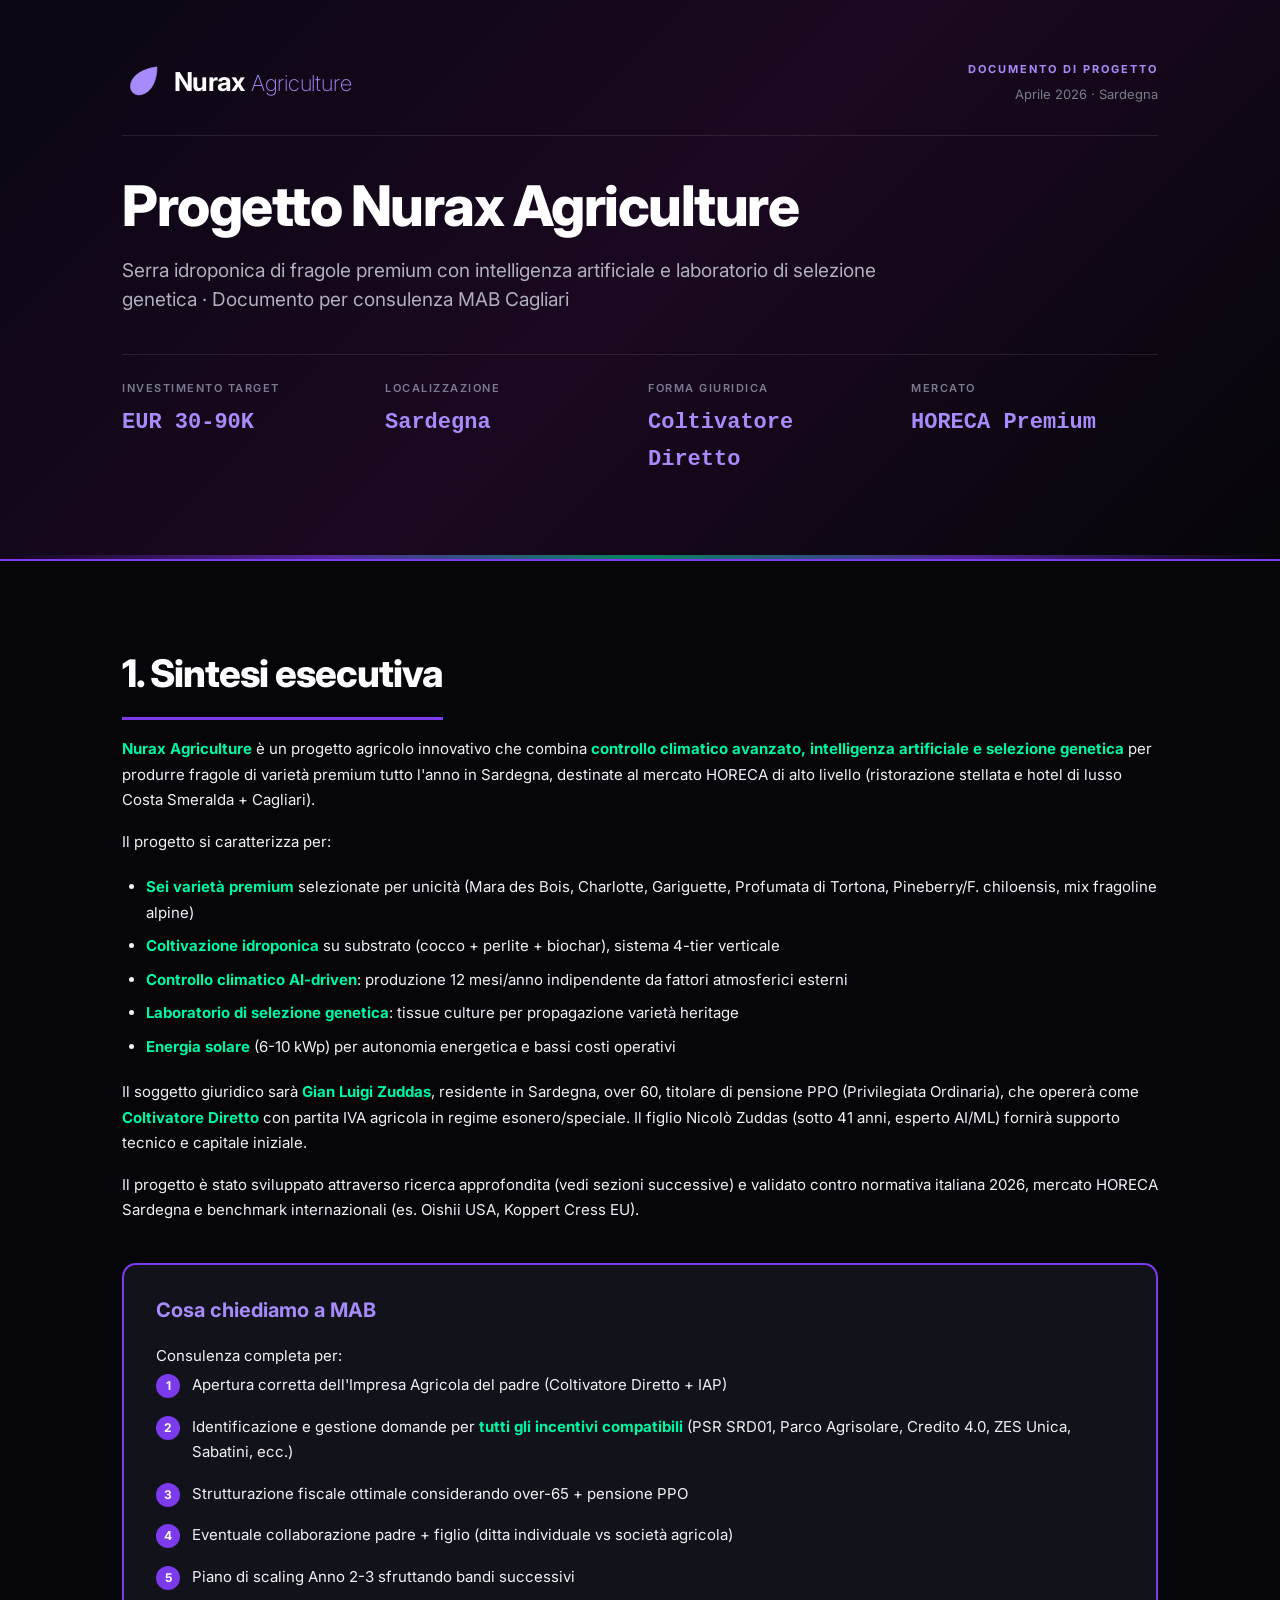
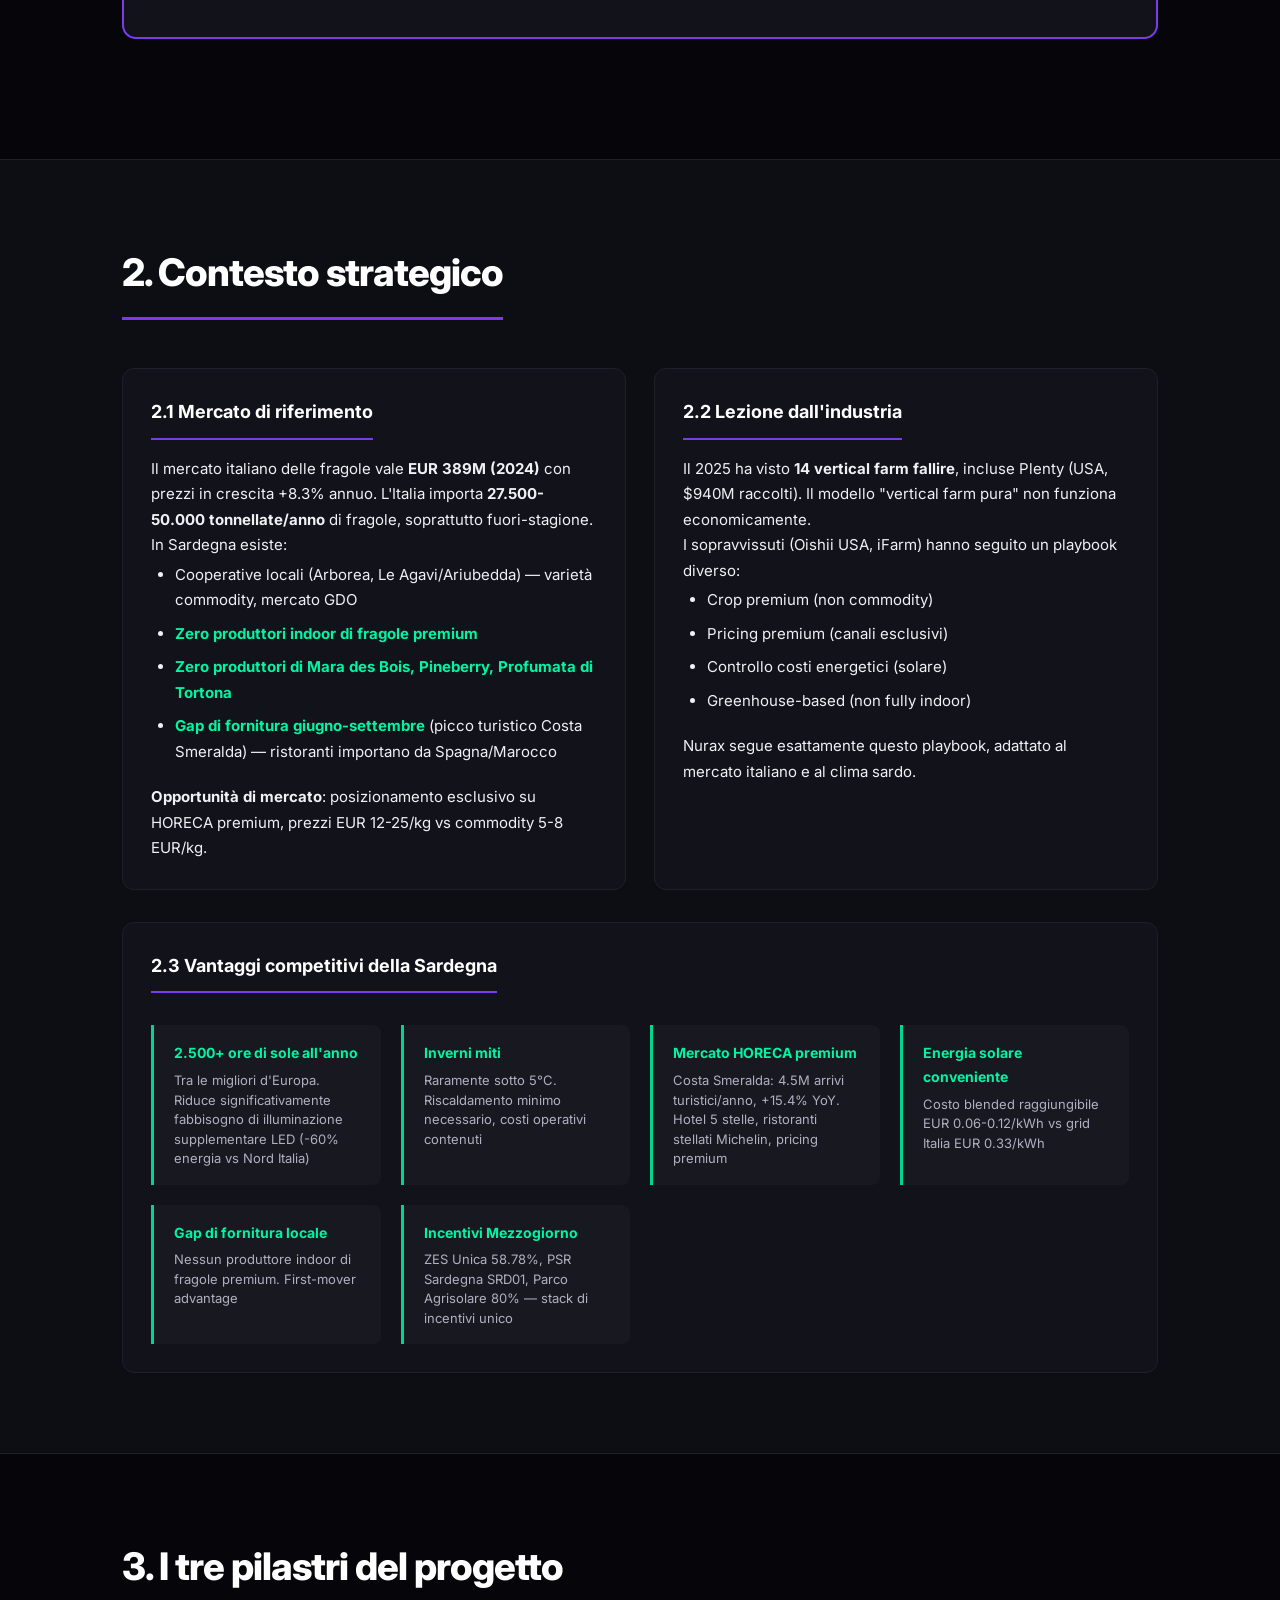
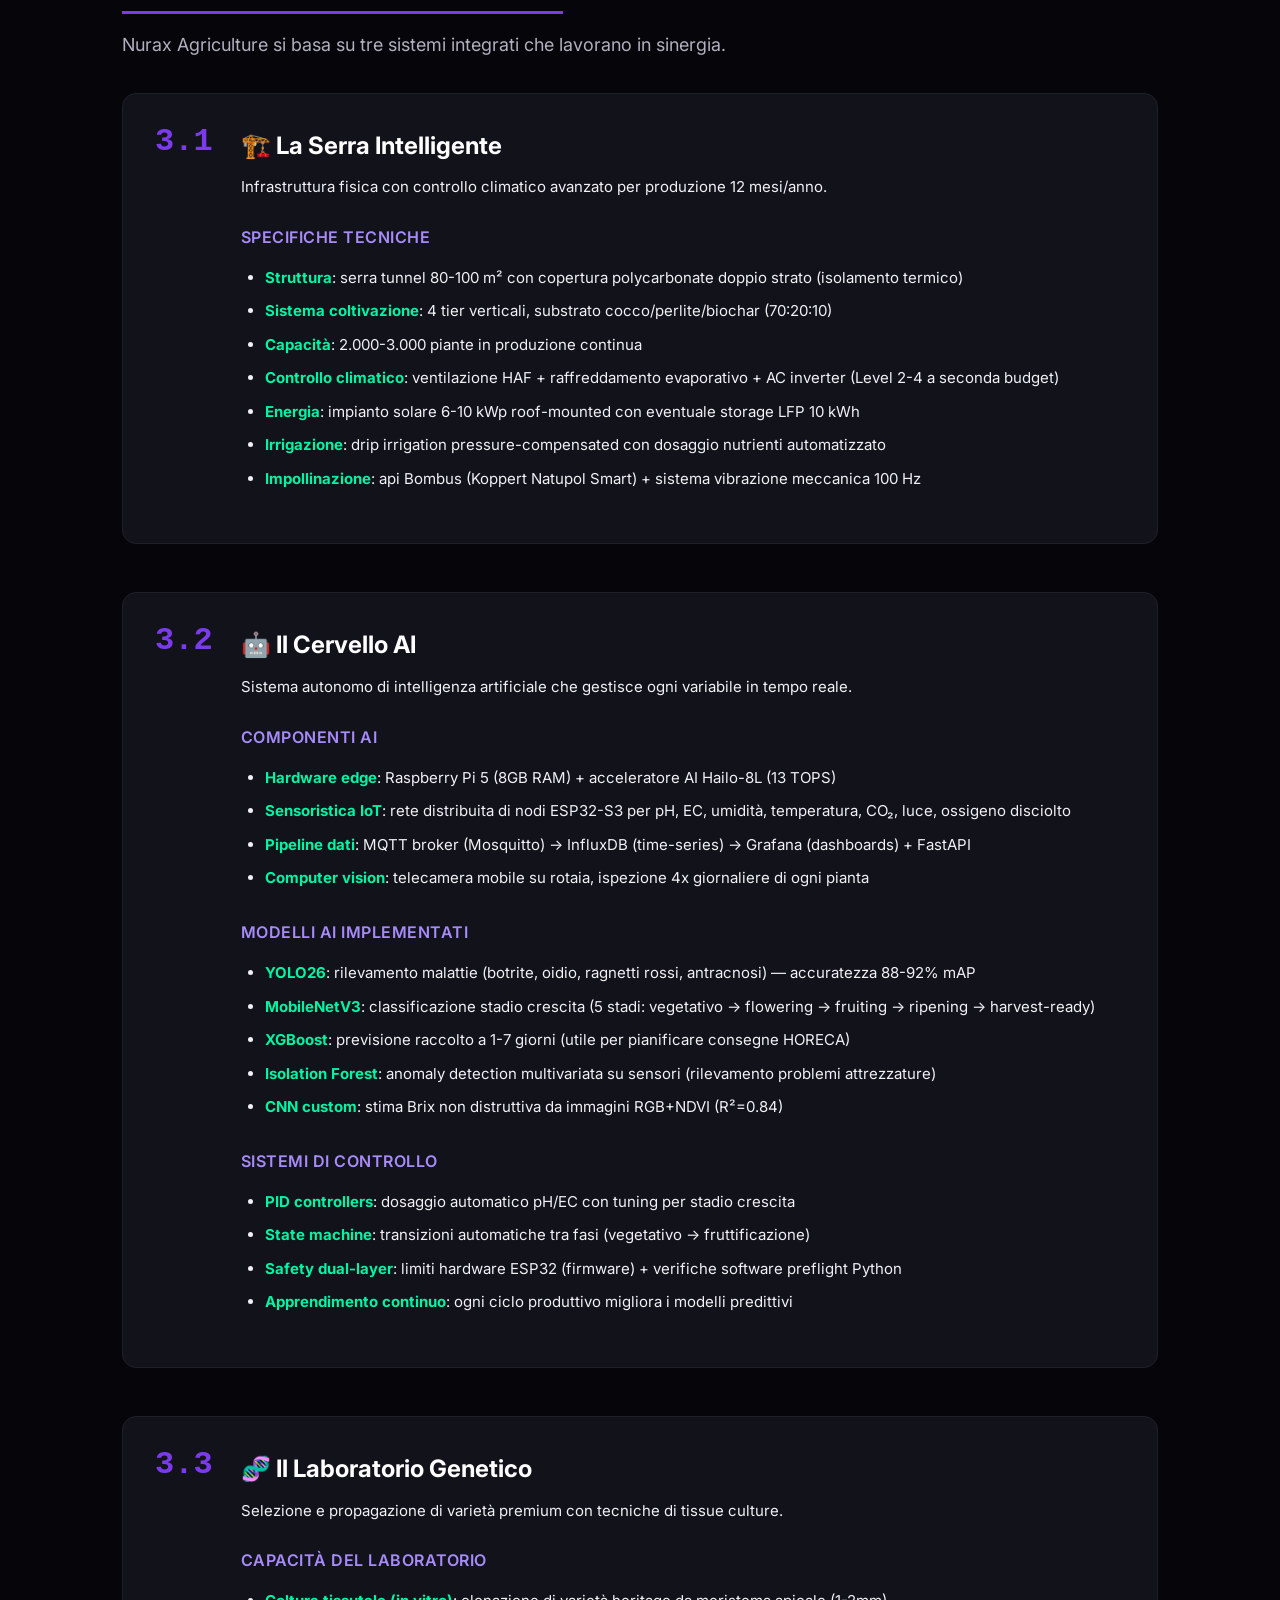
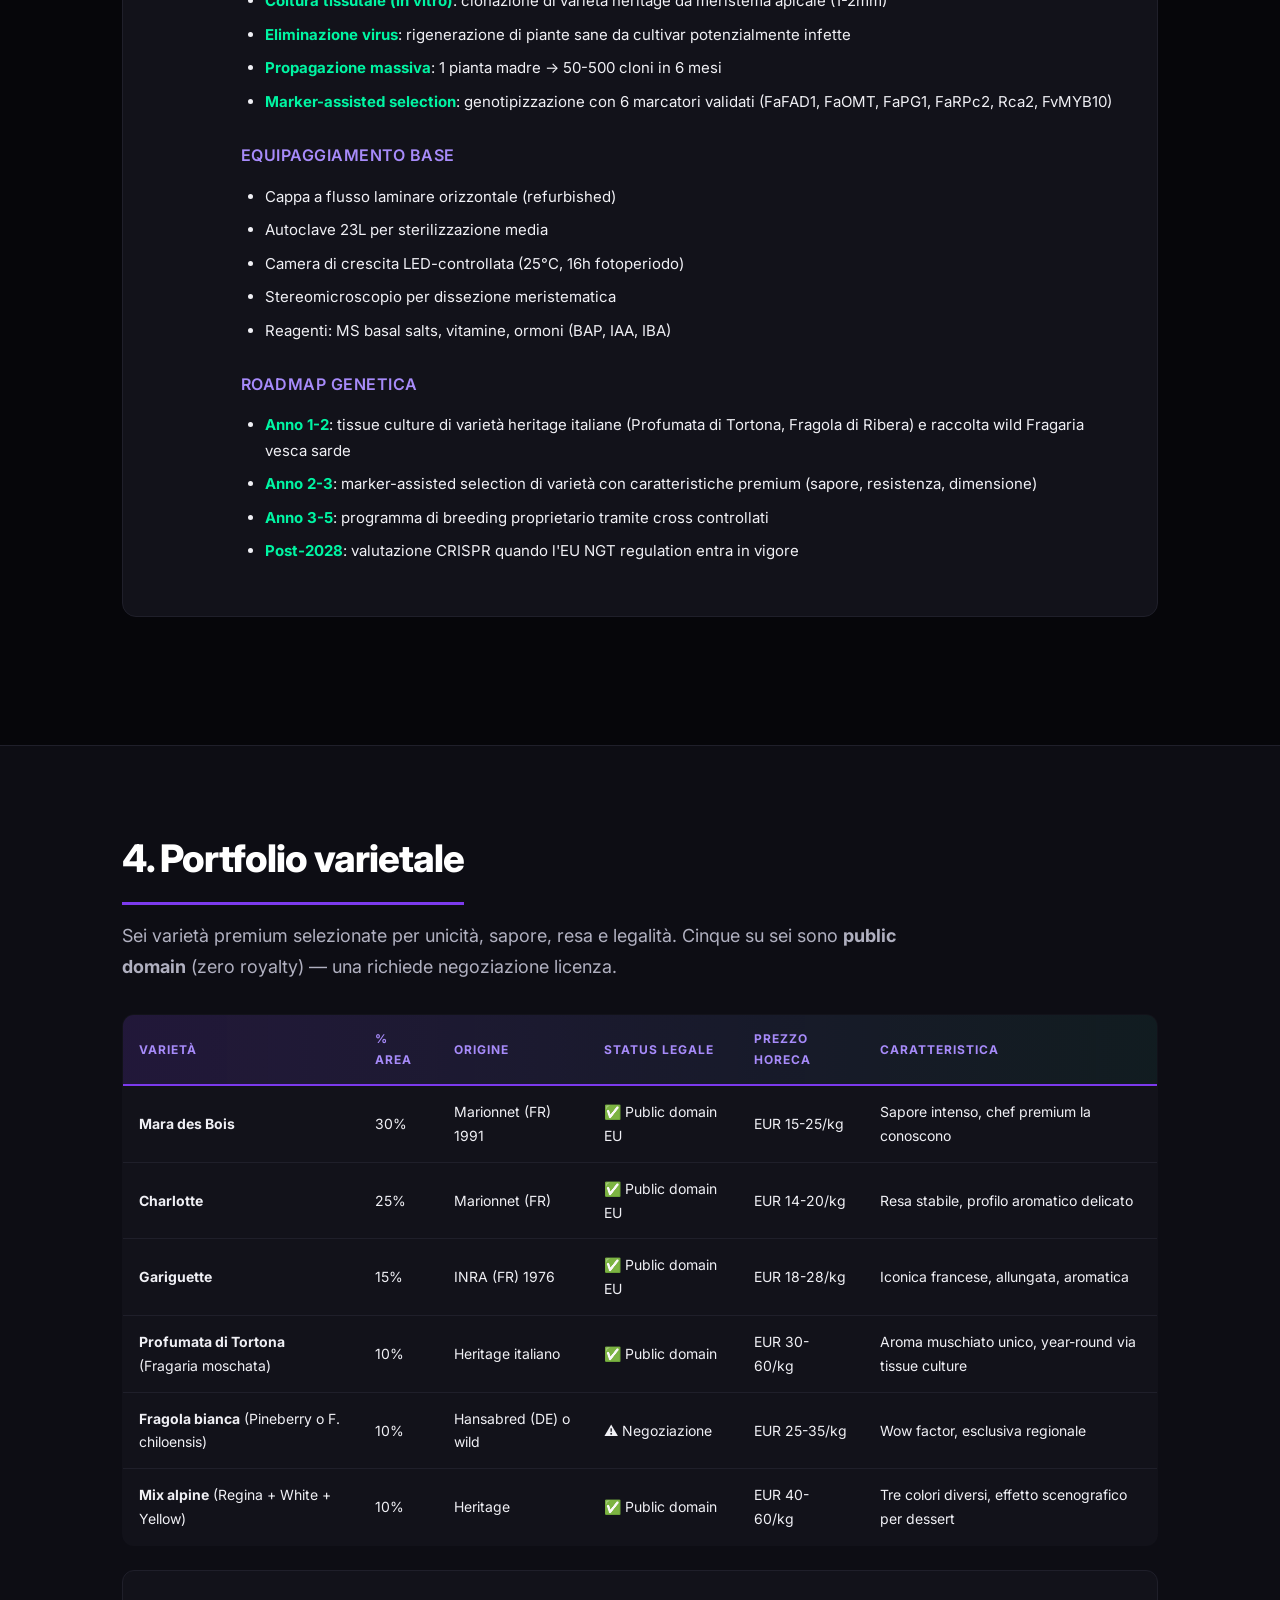
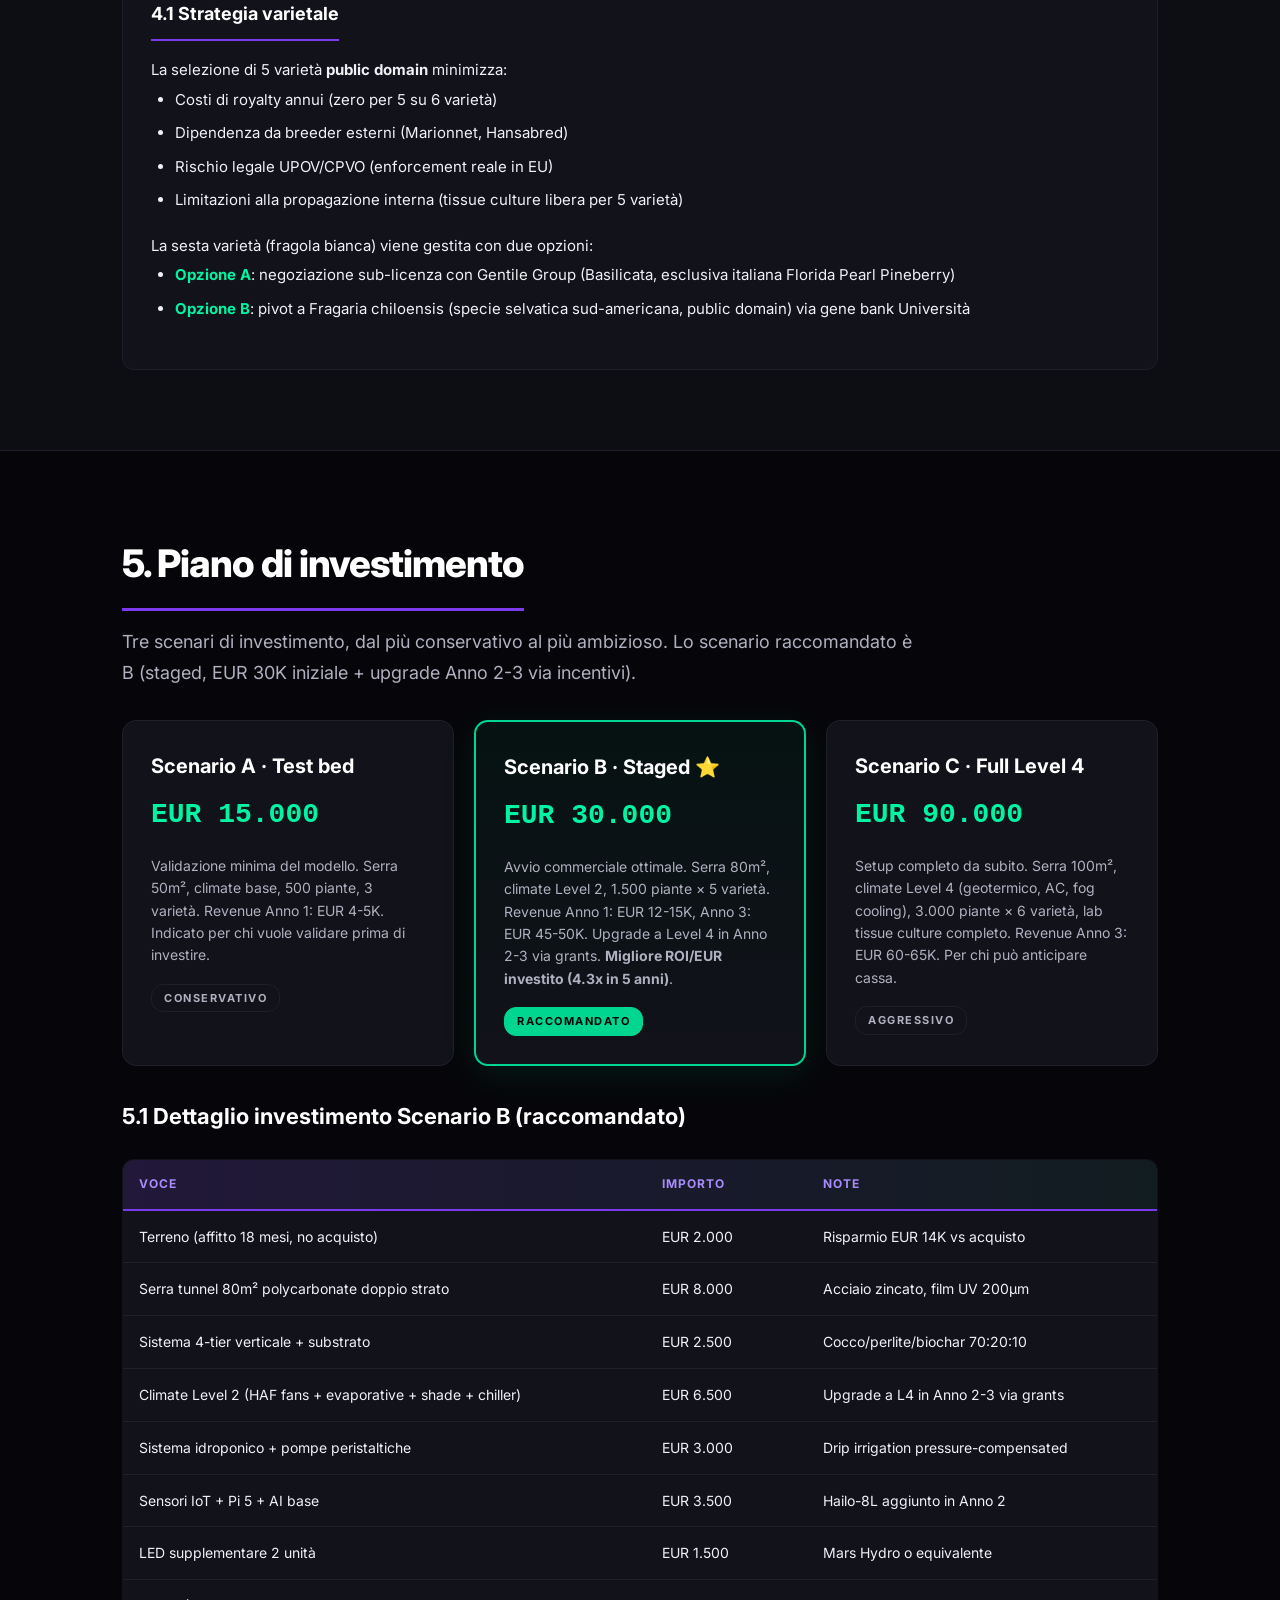
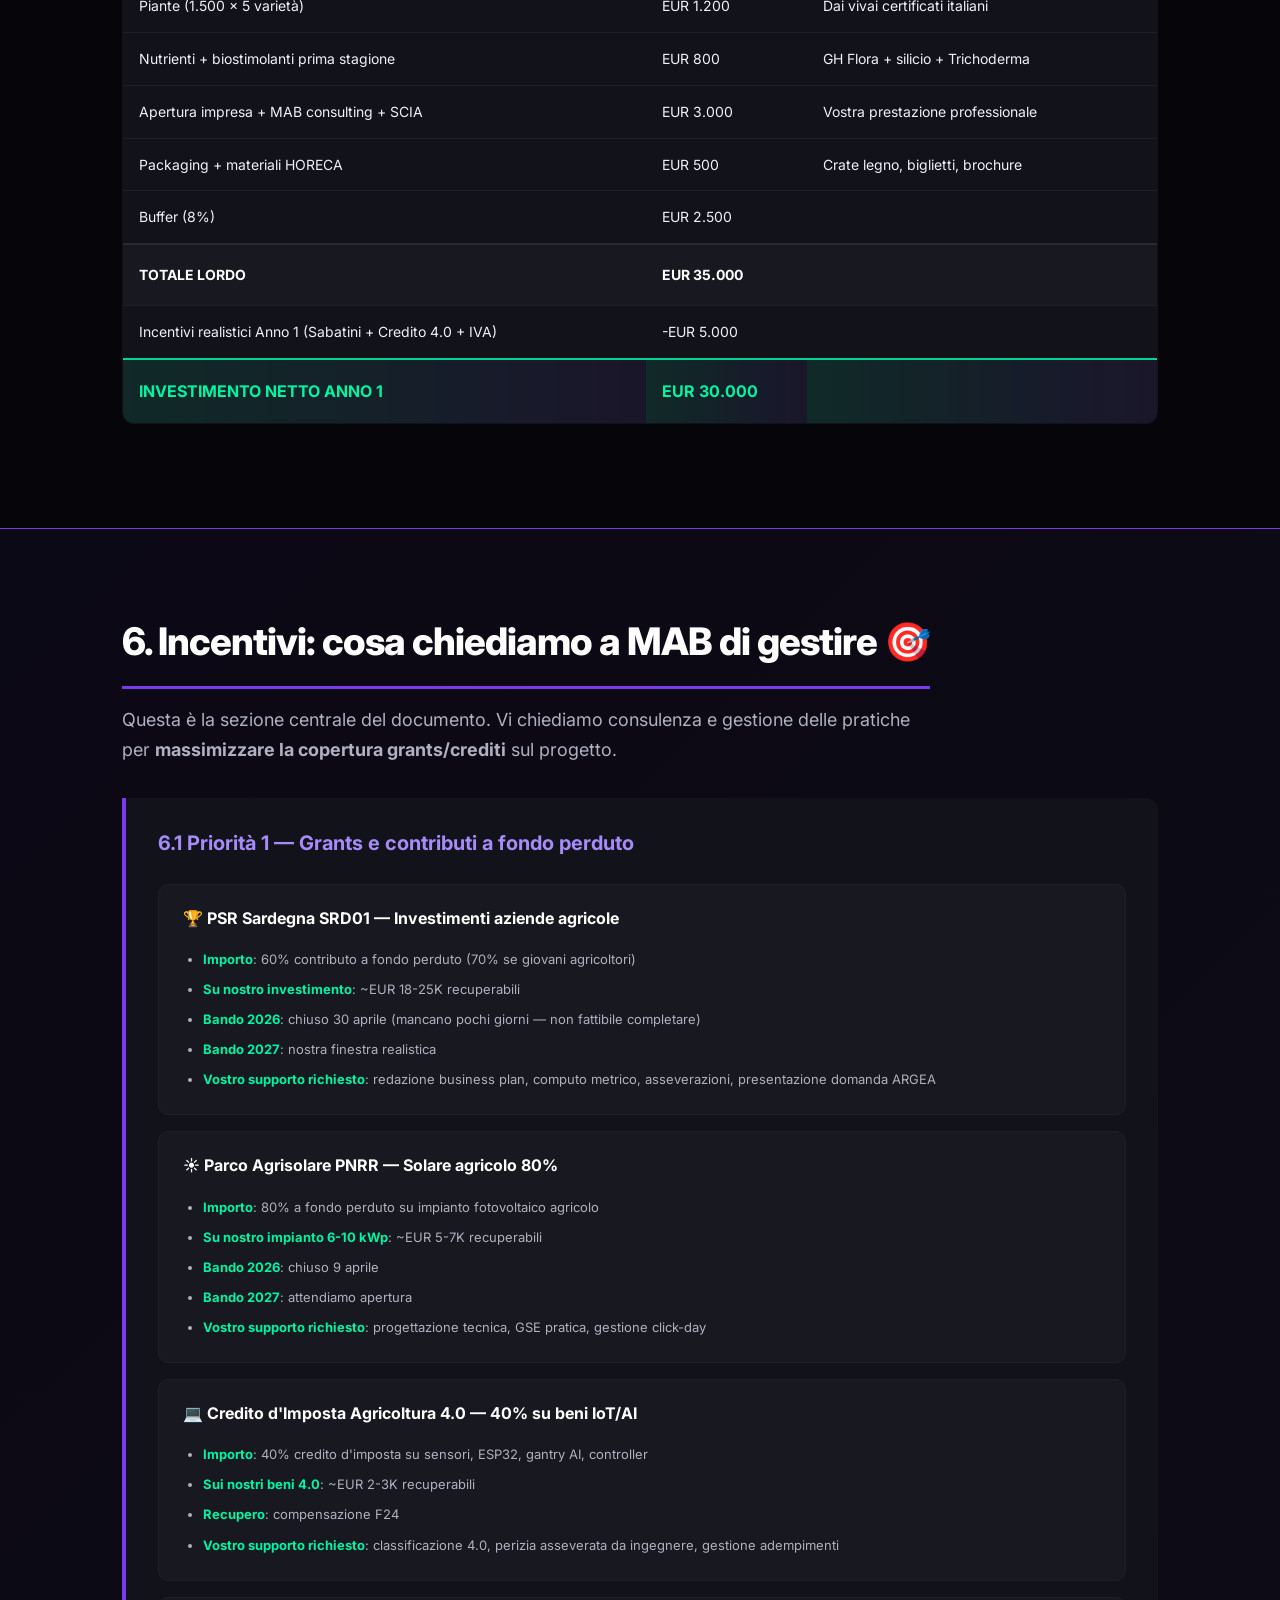
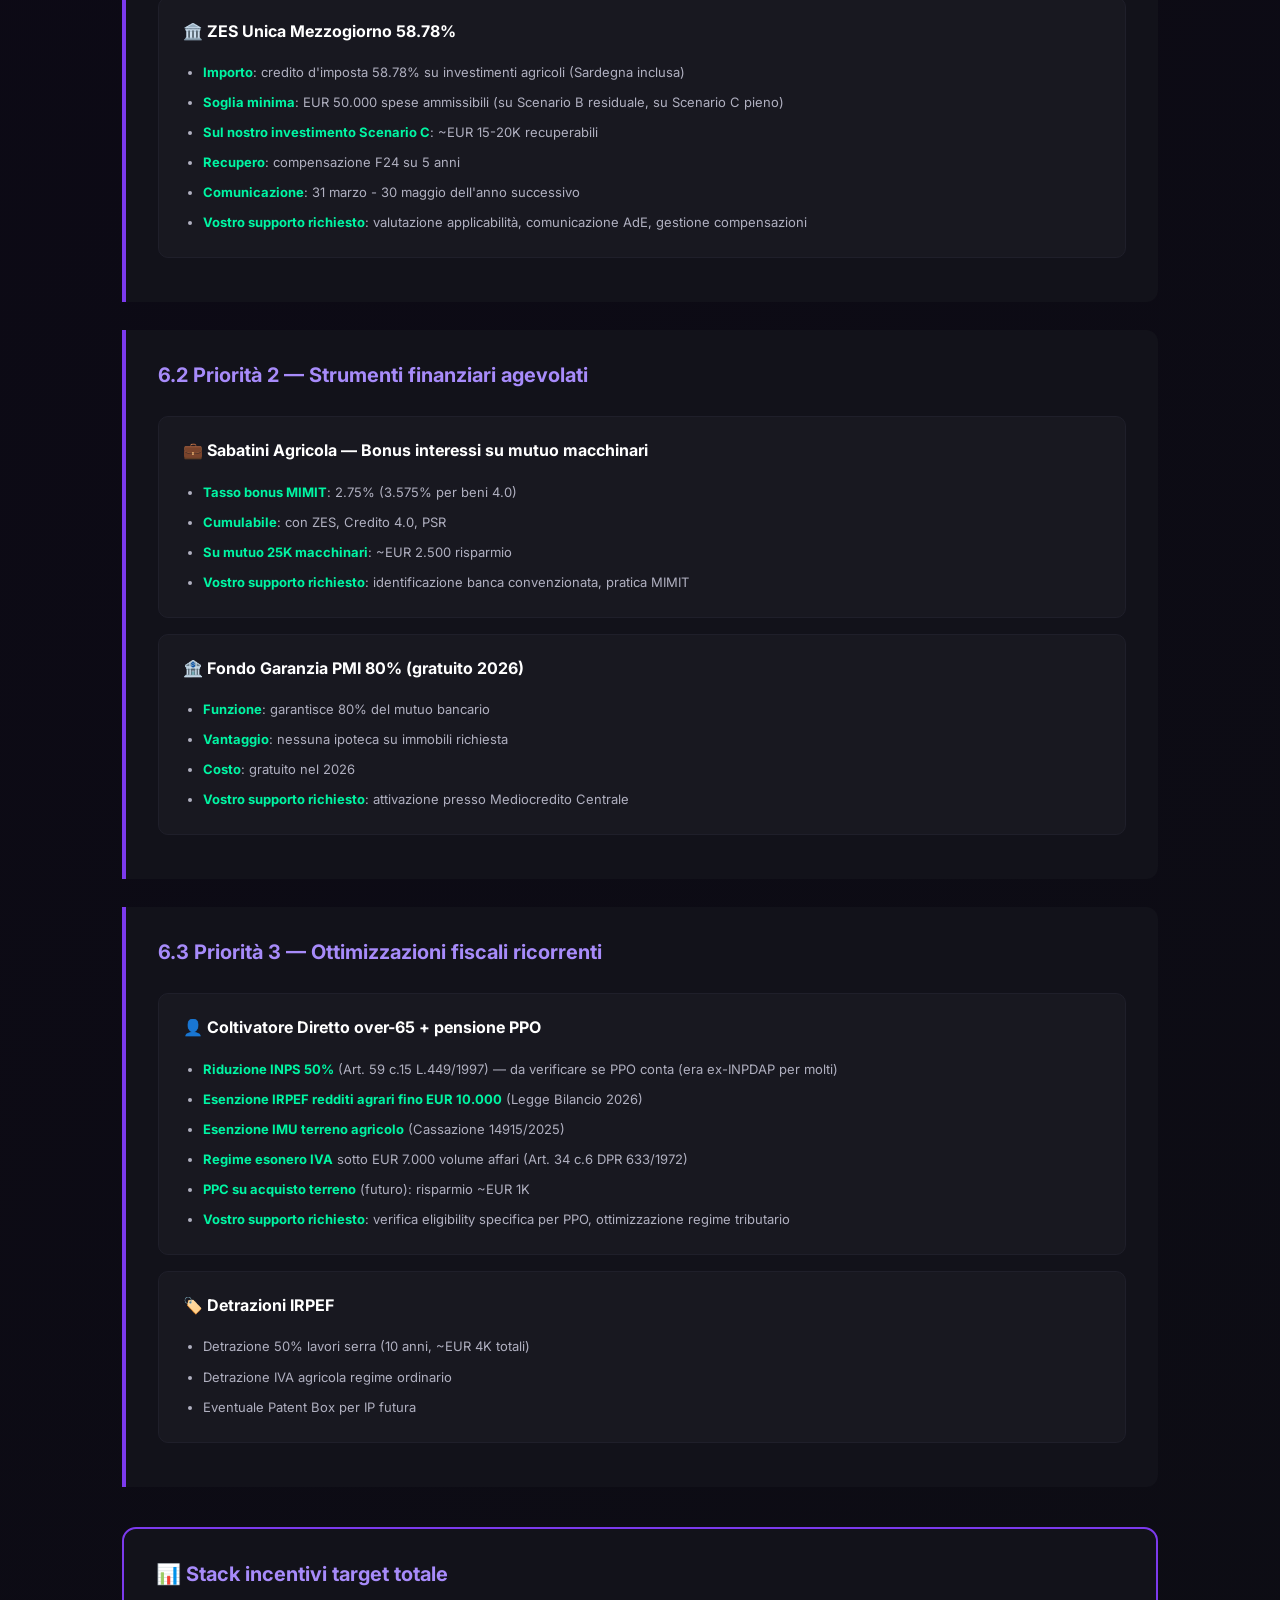
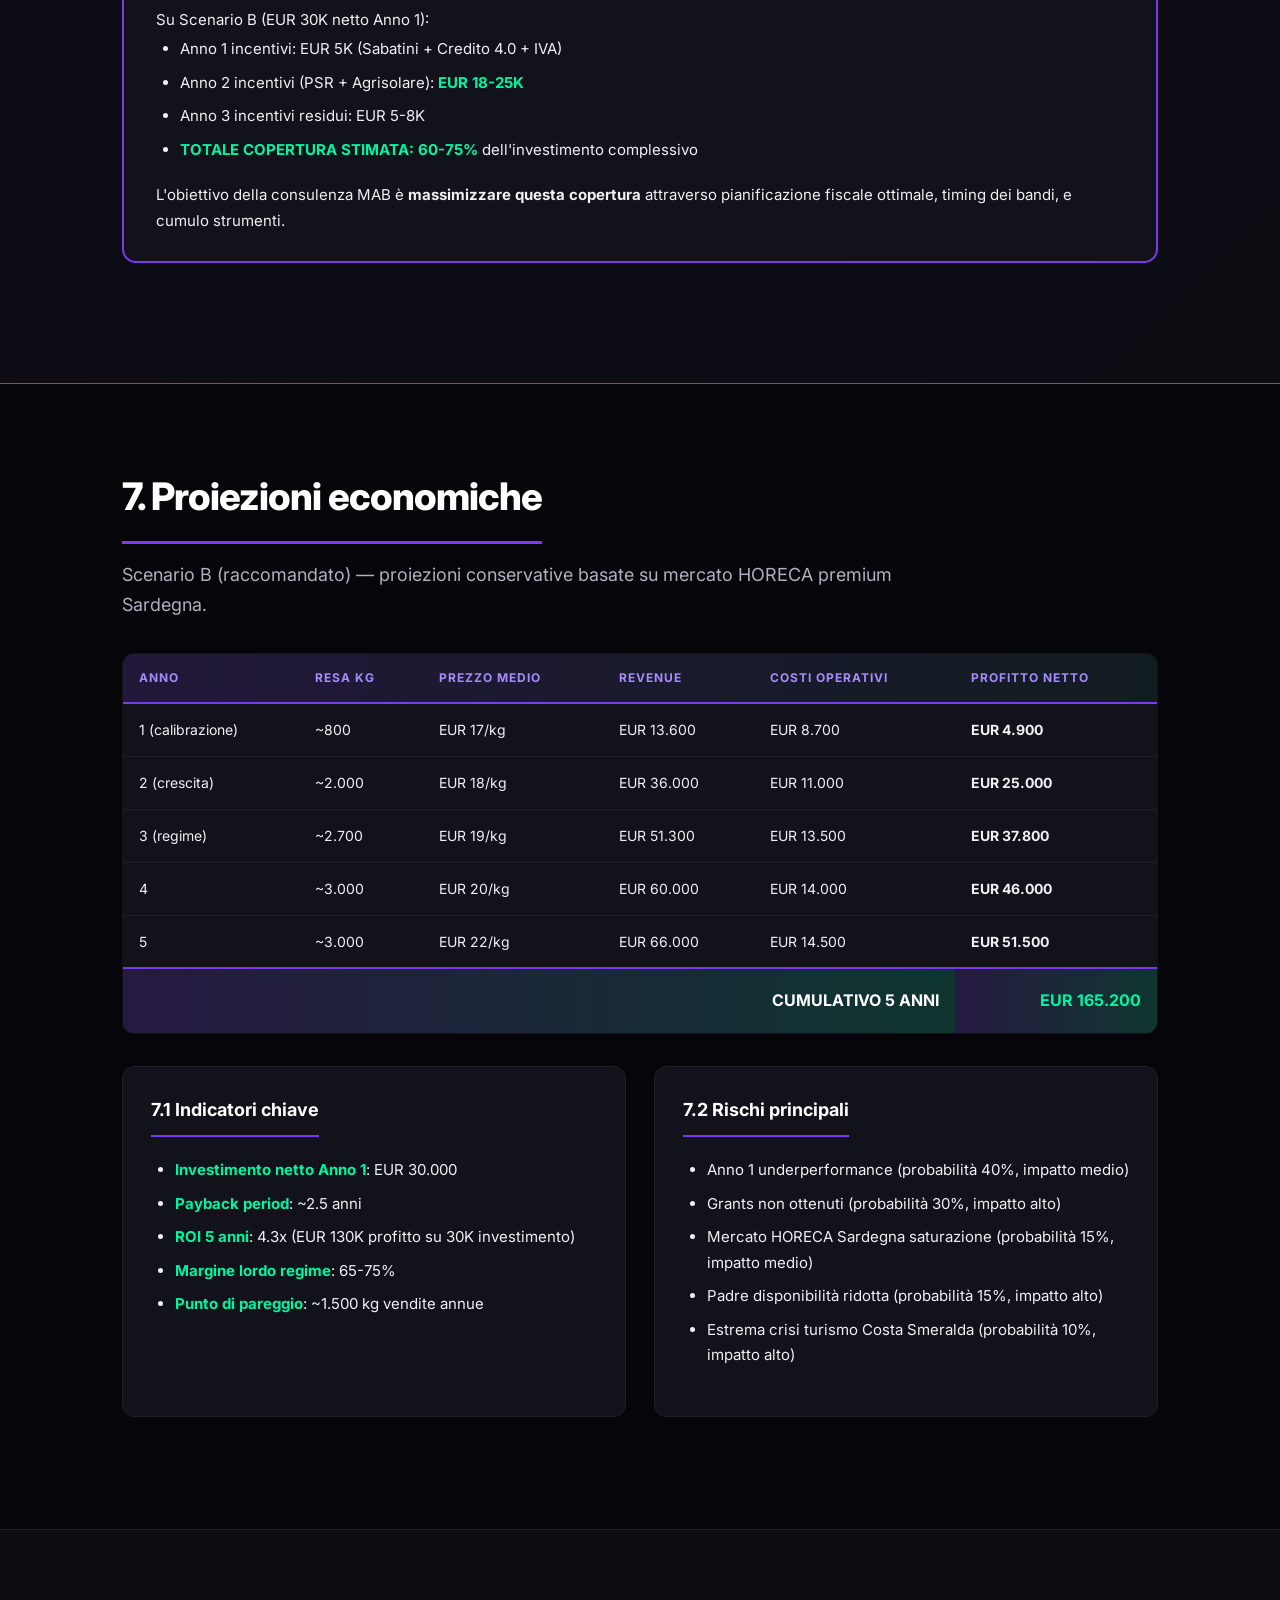
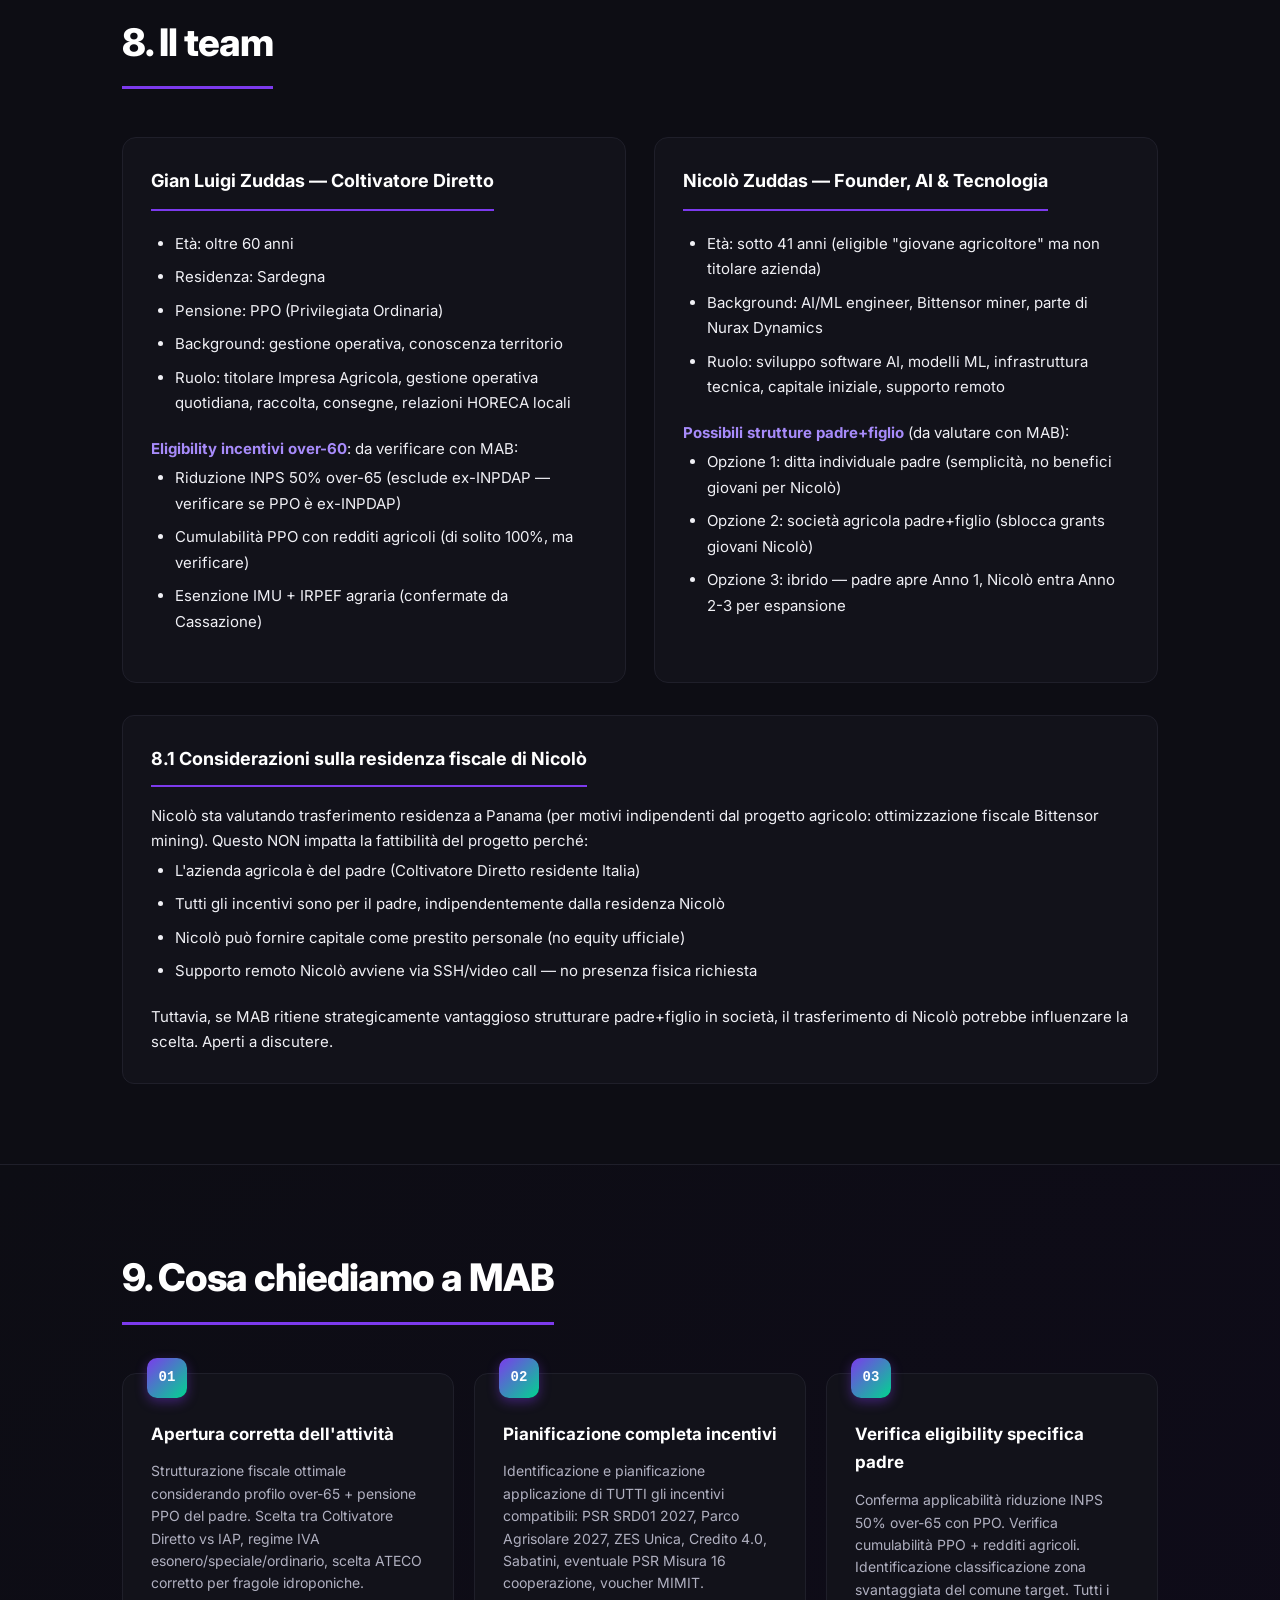
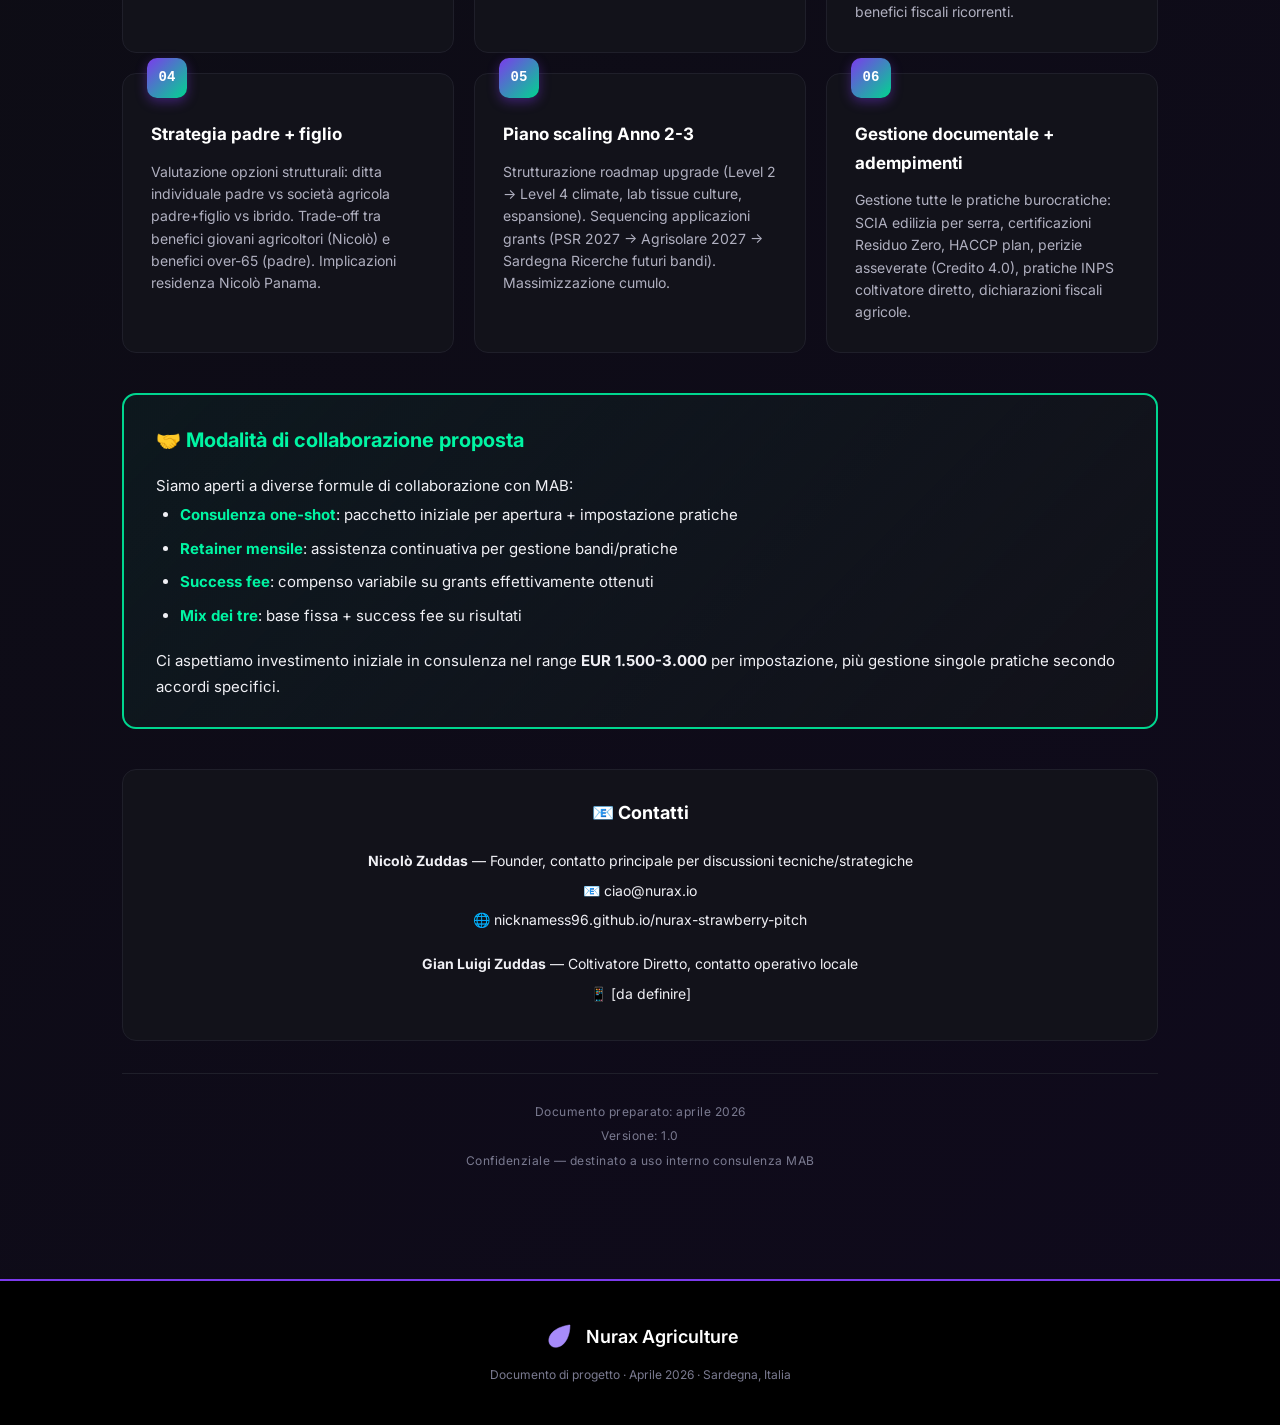
<file: mab.html>
<!DOCTYPE html>
<html lang="it">
<head>
    <meta charset="UTF-8">
    <meta name="viewport" content="width=device-width, initial-scale=1.0">
    <title>Nurax Agriculture — Documento di Progetto per MAB</title>
    <link rel="preconnect" href="https://fonts.googleapis.com">
    <link rel="preconnect" href="https://fonts.gstatic.com" crossorigin>
    <link href="https://fonts.googleapis.com/css2?family=Inter:wght@300;400;500;600;700;800;900&display=swap" rel="stylesheet">
    <link rel="icon" type="image/svg+xml" href="data:image/svg+xml,%3Csvg xmlns='http://www.w3.org/2000/svg' viewBox='0 0 32 32'%3E%3Cpath d='M28 4 C 26 4, 14 6, 9 13 C 4 20, 8 28, 16 26 C 24 24, 28 14, 28 4 Z M28 4 L 13 19' fill='%23a78bfa' stroke='%23a78bfa' stroke-width='0.5' stroke-linejoin='round'/%3E%3C/svg%3E">
    <link rel="stylesheet" href="mab.css">
</head>
<body>

<!-- HEADER -->
<header class="doc-header">
    <div class="container">
        <div class="header-top">
            <div class="logo-block">
                <svg class="logo-mark" width="40" height="40" viewBox="0 0 32 32" xmlns="http://www.w3.org/2000/svg">
                    <path d="M28 4 C 26 4, 14 6, 9 13 C 4 20, 8 28, 16 26 C 24 24, 28 14, 28 4 Z M28 4 L 13 19" fill="#a78bfa" stroke="#a78bfa" stroke-width="0.5" stroke-linejoin="round"/>
                </svg>
                <div class="logo-text">
                    <span class="logo-name">Nurax</span>
                    <span class="logo-vertical">Agriculture</span>
                </div>
            </div>
            <div class="doc-meta">
                <div class="doc-type">Documento di Progetto</div>
                <div class="doc-date">Aprile 2026 · Sardegna</div>
            </div>
        </div>
        <h1 class="doc-title">Progetto Nurax Agriculture</h1>
        <p class="doc-subtitle">Serra idroponica di fragole premium con intelligenza artificiale e laboratorio di selezione genetica · Documento per consulenza MAB Cagliari</p>
        <div class="doc-summary">
            <div class="summary-item">
                <div class="summary-label">Investimento target</div>
                <div class="summary-value">EUR 30-90K</div>
            </div>
            <div class="summary-item">
                <div class="summary-label">Localizzazione</div>
                <div class="summary-value">Sardegna</div>
            </div>
            <div class="summary-item">
                <div class="summary-label">Forma giuridica</div>
                <div class="summary-value">Coltivatore Diretto</div>
            </div>
            <div class="summary-item">
                <div class="summary-label">Mercato</div>
                <div class="summary-value">HORECA Premium</div>
            </div>
        </div>
    </div>
</header>

<!-- EXECUTIVE SUMMARY -->
<section class="doc-section">
    <div class="container">
        <h2>1. Sintesi esecutiva</h2>
        <div class="exec-summary">
            <p><strong>Nurax Agriculture</strong> è un progetto agricolo innovativo che combina <strong>controllo climatico avanzato, intelligenza artificiale e selezione genetica</strong> per produrre fragole di varietà premium tutto l'anno in Sardegna, destinate al mercato HORECA di alto livello (ristorazione stellata e hotel di lusso Costa Smeralda + Cagliari).</p>

            <p>Il progetto si caratterizza per:</p>
            <ul>
                <li><strong>Sei varietà premium</strong> selezionate per unicità (Mara des Bois, Charlotte, Gariguette, Profumata di Tortona, Pineberry/F. chiloensis, mix fragoline alpine)</li>
                <li><strong>Coltivazione idroponica</strong> su substrato (cocco + perlite + biochar), sistema 4-tier verticale</li>
                <li><strong>Controllo climatico AI-driven</strong>: produzione 12 mesi/anno indipendente da fattori atmosferici esterni</li>
                <li><strong>Laboratorio di selezione genetica</strong>: tissue culture per propagazione varietà heritage</li>
                <li><strong>Energia solare</strong> (6-10 kWp) per autonomia energetica e bassi costi operativi</li>
            </ul>

            <p>Il soggetto giuridico sarà <strong>Gian Luigi Zuddas</strong>, residente in Sardegna, over 60, titolare di pensione PPO (Privilegiata Ordinaria), che opererà come <strong>Coltivatore Diretto</strong> con partita IVA agricola in regime esonero/speciale. Il figlio Nicolò Zuddas (sotto 41 anni, esperto AI/ML) fornirà supporto tecnico e capitale iniziale.</p>

            <p>Il progetto è stato sviluppato attraverso ricerca approfondita (vedi sezioni successive) e validato contro normativa italiana 2026, mercato HORECA Sardegna e benchmark internazionali (es. Oishii USA, Koppert Cress EU).</p>
        </div>

        <div class="cta-box">
            <h3>Cosa chiediamo a MAB</h3>
            <p>Consulenza completa per:</p>
            <ol>
                <li>Apertura corretta dell'Impresa Agricola del padre (Coltivatore Diretto + IAP)</li>
                <li>Identificazione e gestione domande per <strong>tutti gli incentivi compatibili</strong> (PSR SRD01, Parco Agrisolare, Credito 4.0, ZES Unica, Sabatini, ecc.)</li>
                <li>Strutturazione fiscale ottimale considerando over-65 + pensione PPO</li>
                <li>Eventuale collaborazione padre + figlio (ditta individuale vs società agricola)</li>
                <li>Piano di scaling Anno 2-3 sfruttando bandi successivi</li>
            </ol>
        </div>
    </div>
</section>

<!-- CONTESTO -->
<section class="doc-section alt">
    <div class="container">
        <h2>2. Contesto strategico</h2>

        <div class="grid-2">
            <div class="info-block">
                <h3>2.1 Mercato di riferimento</h3>
                <p>Il mercato italiano delle fragole vale <strong>EUR 389M (2024)</strong> con prezzi in crescita +8.3% annuo. L'Italia importa <strong>27.500-50.000 tonnellate/anno</strong> di fragole, soprattutto fuori-stagione.</p>
                <p>In Sardegna esiste:</p>
                <ul>
                    <li>Cooperative locali (Arborea, Le Agavi/Ariubedda) — varietà commodity, mercato GDO</li>
                    <li><strong>Zero produttori indoor di fragole premium</strong></li>
                    <li><strong>Zero produttori di Mara des Bois, Pineberry, Profumata di Tortona</strong></li>
                    <li><strong>Gap di fornitura giugno-settembre</strong> (picco turistico Costa Smeralda) — ristoranti importano da Spagna/Marocco</li>
                </ul>
                <p><strong>Opportunità di mercato</strong>: posizionamento esclusivo su HORECA premium, prezzi EUR 12-25/kg vs commodity 5-8 EUR/kg.</p>
            </div>

            <div class="info-block">
                <h3>2.2 Lezione dall'industria</h3>
                <p>Il 2025 ha visto <strong>14 vertical farm fallire</strong>, incluse Plenty (USA, $940M raccolti). Il modello "vertical farm pura" non funziona economicamente.</p>
                <p>I sopravvissuti (Oishii USA, iFarm) hanno seguito un playbook diverso:</p>
                <ul>
                    <li>Crop premium (non commodity)</li>
                    <li>Pricing premium (canali esclusivi)</li>
                    <li>Controllo costi energetici (solare)</li>
                    <li>Greenhouse-based (non fully indoor)</li>
                </ul>
                <p>Nurax segue esattamente questo playbook, adattato al mercato italiano e al clima sardo.</p>
            </div>
        </div>

        <div class="info-block full">
            <h3>2.3 Vantaggi competitivi della Sardegna</h3>
            <div class="advantages">
                <div class="adv">
                    <strong>2.500+ ore di sole all'anno</strong>
                    <p>Tra le migliori d'Europa. Riduce significativamente fabbisogno di illuminazione supplementare LED (-60% energia vs Nord Italia)</p>
                </div>
                <div class="adv">
                    <strong>Inverni miti</strong>
                    <p>Raramente sotto 5°C. Riscaldamento minimo necessario, costi operativi contenuti</p>
                </div>
                <div class="adv">
                    <strong>Mercato HORECA premium</strong>
                    <p>Costa Smeralda: 4.5M arrivi turistici/anno, +15.4% YoY. Hotel 5 stelle, ristoranti stellati Michelin, pricing premium</p>
                </div>
                <div class="adv">
                    <strong>Energia solare conveniente</strong>
                    <p>Costo blended raggiungibile EUR 0.06-0.12/kWh vs grid Italia EUR 0.33/kWh</p>
                </div>
                <div class="adv">
                    <strong>Gap di fornitura locale</strong>
                    <p>Nessun produttore indoor di fragole premium. First-mover advantage</p>
                </div>
                <div class="adv">
                    <strong>Incentivi Mezzogiorno</strong>
                    <p>ZES Unica 58.78%, PSR Sardegna SRD01, Parco Agrisolare 80% — stack di incentivi unico</p>
                </div>
            </div>
        </div>
    </div>
</section>

<!-- I 3 PILASTRI -->
<section class="doc-section">
    <div class="container">
        <h2>3. I tre pilastri del progetto</h2>
        <p class="lead">Nurax Agriculture si basa su tre sistemi integrati che lavorano in sinergia.</p>

        <div class="pillar">
            <div class="pillar-num">3.1</div>
            <div class="pillar-content">
                <h3>🏗️ La Serra Intelligente</h3>
                <p>Infrastruttura fisica con controllo climatico avanzato per produzione 12 mesi/anno.</p>
                <h4>Specifiche tecniche</h4>
                <ul>
                    <li><strong>Struttura</strong>: serra tunnel 80-100 m² con copertura polycarbonate doppio strato (isolamento termico)</li>
                    <li><strong>Sistema coltivazione</strong>: 4 tier verticali, substrato cocco/perlite/biochar (70:20:10)</li>
                    <li><strong>Capacità</strong>: 2.000-3.000 piante in produzione continua</li>
                    <li><strong>Controllo climatico</strong>: ventilazione HAF + raffreddamento evaporativo + AC inverter (Level 2-4 a seconda budget)</li>
                    <li><strong>Energia</strong>: impianto solare 6-10 kWp roof-mounted con eventuale storage LFP 10 kWh</li>
                    <li><strong>Irrigazione</strong>: drip irrigation pressure-compensated con dosaggio nutrienti automatizzato</li>
                    <li><strong>Impollinazione</strong>: api Bombus (Koppert Natupol Smart) + sistema vibrazione meccanica 100 Hz</li>
                </ul>
            </div>
        </div>

        <div class="pillar">
            <div class="pillar-num">3.2</div>
            <div class="pillar-content">
                <h3>🤖 Il Cervello AI</h3>
                <p>Sistema autonomo di intelligenza artificiale che gestisce ogni variabile in tempo reale.</p>
                <h4>Componenti AI</h4>
                <ul>
                    <li><strong>Hardware edge</strong>: Raspberry Pi 5 (8GB RAM) + acceleratore AI Hailo-8L (13 TOPS)</li>
                    <li><strong>Sensoristica IoT</strong>: rete distribuita di nodi ESP32-S3 per pH, EC, umidità, temperatura, CO₂, luce, ossigeno disciolto</li>
                    <li><strong>Pipeline dati</strong>: MQTT broker (Mosquitto) → InfluxDB (time-series) → Grafana (dashboards) + FastAPI</li>
                    <li><strong>Computer vision</strong>: telecamera mobile su rotaia, ispezione 4x giornaliere di ogni pianta</li>
                </ul>
                <h4>Modelli AI implementati</h4>
                <ul>
                    <li><strong>YOLO26</strong>: rilevamento malattie (botrite, oidio, ragnetti rossi, antracnosi) — accuratezza 88-92% mAP</li>
                    <li><strong>MobileNetV3</strong>: classificazione stadio crescita (5 stadi: vegetativo → flowering → fruiting → ripening → harvest-ready)</li>
                    <li><strong>XGBoost</strong>: previsione raccolto a 1-7 giorni (utile per pianificare consegne HORECA)</li>
                    <li><strong>Isolation Forest</strong>: anomaly detection multivariata su sensori (rilevamento problemi attrezzature)</li>
                    <li><strong>CNN custom</strong>: stima Brix non distruttiva da immagini RGB+NDVI (R²=0.84)</li>
                </ul>
                <h4>Sistemi di controllo</h4>
                <ul>
                    <li><strong>PID controllers</strong>: dosaggio automatico pH/EC con tuning per stadio crescita</li>
                    <li><strong>State machine</strong>: transizioni automatiche tra fasi (vegetativo → fruttificazione)</li>
                    <li><strong>Safety dual-layer</strong>: limiti hardware ESP32 (firmware) + verifiche software preflight Python</li>
                    <li><strong>Apprendimento continuo</strong>: ogni ciclo produttivo migliora i modelli predittivi</li>
                </ul>
            </div>
        </div>

        <div class="pillar">
            <div class="pillar-num">3.3</div>
            <div class="pillar-content">
                <h3>🧬 Il Laboratorio Genetico</h3>
                <p>Selezione e propagazione di varietà premium con tecniche di tissue culture.</p>
                <h4>Capacità del laboratorio</h4>
                <ul>
                    <li><strong>Coltura tissutale (in vitro)</strong>: clonazione di varietà heritage da meristema apicale (1-2mm)</li>
                    <li><strong>Eliminazione virus</strong>: rigenerazione di piante sane da cultivar potenzialmente infette</li>
                    <li><strong>Propagazione massiva</strong>: 1 pianta madre → 50-500 cloni in 6 mesi</li>
                    <li><strong>Marker-assisted selection</strong>: genotipizzazione con 6 marcatori validati (FaFAD1, FaOMT, FaPG1, FaRPc2, Rca2, FvMYB10)</li>
                </ul>
                <h4>Equipaggiamento base</h4>
                <ul>
                    <li>Cappa a flusso laminare orizzontale (refurbished)</li>
                    <li>Autoclave 23L per sterilizzazione media</li>
                    <li>Camera di crescita LED-controllata (25°C, 16h fotoperiodo)</li>
                    <li>Stereomicroscopio per dissezione meristematica</li>
                    <li>Reagenti: MS basal salts, vitamine, ormoni (BAP, IAA, IBA)</li>
                </ul>
                <h4>Roadmap genetica</h4>
                <ul>
                    <li><strong>Anno 1-2</strong>: tissue culture di varietà heritage italiane (Profumata di Tortona, Fragola di Ribera) e raccolta wild Fragaria vesca sarde</li>
                    <li><strong>Anno 2-3</strong>: marker-assisted selection di varietà con caratteristiche premium (sapore, resistenza, dimensione)</li>
                    <li><strong>Anno 3-5</strong>: programma di breeding proprietario tramite cross controllati</li>
                    <li><strong>Post-2028</strong>: valutazione CRISPR quando l'EU NGT regulation entra in vigore</li>
                </ul>
            </div>
        </div>
    </div>
</section>

<!-- VARIETÀ -->
<section class="doc-section alt">
    <div class="container">
        <h2>4. Portfolio varietale</h2>
        <p class="lead">Sei varietà premium selezionate per unicità, sapore, resa e legalità. Cinque su sei sono <strong>public domain</strong> (zero royalty) — una richiede negoziazione licenza.</p>

        <table class="varieties-table">
            <thead>
                <tr>
                    <th>Varietà</th>
                    <th>% area</th>
                    <th>Origine</th>
                    <th>Status legale</th>
                    <th>Prezzo HORECA</th>
                    <th>Caratteristica</th>
                </tr>
            </thead>
            <tbody>
                <tr>
                    <td><strong>Mara des Bois</strong></td>
                    <td>30%</td>
                    <td>Marionnet (FR) 1991</td>
                    <td>✅ Public domain EU</td>
                    <td>EUR 15-25/kg</td>
                    <td>Sapore intenso, chef premium la conoscono</td>
                </tr>
                <tr>
                    <td><strong>Charlotte</strong></td>
                    <td>25%</td>
                    <td>Marionnet (FR)</td>
                    <td>✅ Public domain EU</td>
                    <td>EUR 14-20/kg</td>
                    <td>Resa stabile, profilo aromatico delicato</td>
                </tr>
                <tr>
                    <td><strong>Gariguette</strong></td>
                    <td>15%</td>
                    <td>INRA (FR) 1976</td>
                    <td>✅ Public domain EU</td>
                    <td>EUR 18-28/kg</td>
                    <td>Iconica francese, allungata, aromatica</td>
                </tr>
                <tr>
                    <td><strong>Profumata di Tortona</strong> (Fragaria moschata)</td>
                    <td>10%</td>
                    <td>Heritage italiano</td>
                    <td>✅ Public domain</td>
                    <td>EUR 30-60/kg</td>
                    <td>Aroma muschiato unico, year-round via tissue culture</td>
                </tr>
                <tr>
                    <td><strong>Fragola bianca</strong> (Pineberry o F. chiloensis)</td>
                    <td>10%</td>
                    <td>Hansabred (DE) o wild</td>
                    <td>⚠️ Negoziazione</td>
                    <td>EUR 25-35/kg</td>
                    <td>Wow factor, esclusiva regionale</td>
                </tr>
                <tr>
                    <td><strong>Mix alpine</strong> (Regina + White + Yellow)</td>
                    <td>10%</td>
                    <td>Heritage</td>
                    <td>✅ Public domain</td>
                    <td>EUR 40-60/kg</td>
                    <td>Tre colori diversi, effetto scenografico per dessert</td>
                </tr>
            </tbody>
        </table>

        <div class="info-block full">
            <h3>4.1 Strategia varietale</h3>
            <p>La selezione di 5 varietà <strong>public domain</strong> minimizza:</p>
            <ul>
                <li>Costi di royalty annui (zero per 5 su 6 varietà)</li>
                <li>Dipendenza da breeder esterni (Marionnet, Hansabred)</li>
                <li>Rischio legale UPOV/CPVO (enforcement reale in EU)</li>
                <li>Limitazioni alla propagazione interna (tissue culture libera per 5 varietà)</li>
            </ul>
            <p>La sesta varietà (fragola bianca) viene gestita con due opzioni:</p>
            <ul>
                <li><strong>Opzione A</strong>: negoziazione sub-licenza con Gentile Group (Basilicata, esclusiva italiana Florida Pearl Pineberry)</li>
                <li><strong>Opzione B</strong>: pivot a Fragaria chiloensis (specie selvatica sud-americana, public domain) via gene bank Università</li>
            </ul>
        </div>
    </div>
</section>

<!-- INVESTIMENTO -->
<section class="doc-section">
    <div class="container">
        <h2>5. Piano di investimento</h2>
        <p class="lead">Tre scenari di investimento, dal più conservativo al più ambizioso. Lo scenario raccomandato è B (staged, EUR 30K iniziale + upgrade Anno 2-3 via incentivi).</p>

        <div class="scenarios-doc">
            <div class="scenario-doc">
                <h3>Scenario A · Test bed</h3>
                <div class="scenario-amount">EUR 15.000</div>
                <p>Validazione minima del modello. Serra 50m², climate base, 500 piante, 3 varietà. Revenue Anno 1: EUR 4-5K. Indicato per chi vuole validare prima di investire.</p>
                <div class="scenario-tag">Conservativo</div>
            </div>

            <div class="scenario-doc recommended">
                <h3>Scenario B · Staged ⭐</h3>
                <div class="scenario-amount">EUR 30.000</div>
                <p>Avvio commerciale ottimale. Serra 80m², climate Level 2, 1.500 piante × 5 varietà. Revenue Anno 1: EUR 12-15K, Anno 3: EUR 45-50K. Upgrade a Level 4 in Anno 2-3 via grants. <strong>Migliore ROI/EUR investito (4.3x in 5 anni)</strong>.</p>
                <div class="scenario-tag">Raccomandato</div>
            </div>

            <div class="scenario-doc">
                <h3>Scenario C · Full Level 4</h3>
                <div class="scenario-amount">EUR 90.000</div>
                <p>Setup completo da subito. Serra 100m², climate Level 4 (geotermico, AC, fog cooling), 3.000 piante × 6 varietà, lab tissue culture completo. Revenue Anno 3: EUR 60-65K. Per chi può anticipare cassa.</p>
                <div class="scenario-tag">Aggressivo</div>
            </div>
        </div>

        <h3>5.1 Dettaglio investimento Scenario B (raccomandato)</h3>
        <table class="investment-table">
            <thead>
                <tr>
                    <th>Voce</th>
                    <th>Importo</th>
                    <th>Note</th>
                </tr>
            </thead>
            <tbody>
                <tr><td>Terreno (affitto 18 mesi, no acquisto)</td><td>EUR 2.000</td><td>Risparmio EUR 14K vs acquisto</td></tr>
                <tr><td>Serra tunnel 80m² polycarbonate doppio strato</td><td>EUR 8.000</td><td>Acciaio zincato, film UV 200μm</td></tr>
                <tr><td>Sistema 4-tier verticale + substrato</td><td>EUR 2.500</td><td>Cocco/perlite/biochar 70:20:10</td></tr>
                <tr><td>Climate Level 2 (HAF fans + evaporative + shade + chiller)</td><td>EUR 6.500</td><td>Upgrade a L4 in Anno 2-3 via grants</td></tr>
                <tr><td>Sistema idroponico + pompe peristaltiche</td><td>EUR 3.000</td><td>Drip irrigation pressure-compensated</td></tr>
                <tr><td>Sensori IoT + Pi 5 + AI base</td><td>EUR 3.500</td><td>Hailo-8L aggiunto in Anno 2</td></tr>
                <tr><td>LED supplementare 2 unità</td><td>EUR 1.500</td><td>Mars Hydro o equivalente</td></tr>
                <tr><td>Piante (1.500 × 5 varietà)</td><td>EUR 1.200</td><td>Dai vivai certificati italiani</td></tr>
                <tr><td>Nutrienti + biostimolanti prima stagione</td><td>EUR 800</td><td>GH Flora + silicio + Trichoderma</td></tr>
                <tr><td>Apertura impresa + MAB consulting + SCIA</td><td>EUR 3.000</td><td>Vostra prestazione professionale</td></tr>
                <tr><td>Packaging + materiali HORECA</td><td>EUR 500</td><td>Crate legno, biglietti, brochure</td></tr>
                <tr><td>Buffer (8%)</td><td>EUR 2.500</td><td></td></tr>
                <tr class="table-total"><td><strong>TOTALE LORDO</strong></td><td><strong>EUR 35.000</strong></td><td></td></tr>
                <tr><td>Incentivi realistici Anno 1 (Sabatini + Credito 4.0 + IVA)</td><td>-EUR 5.000</td><td></td></tr>
                <tr class="table-net"><td><strong>INVESTIMENTO NETTO ANNO 1</strong></td><td><strong>EUR 30.000</strong></td><td></td></tr>
            </tbody>
        </table>
    </div>
</section>

<!-- INCENTIVI - LA SEZIONE PIÙ IMPORTANTE PER MAB -->
<section class="doc-section alt highlight">
    <div class="container">
        <h2>6. Incentivi: cosa chiediamo a MAB di gestire 🎯</h2>
        <p class="lead">Questa è la sezione centrale del documento. Vi chiediamo consulenza e gestione delle pratiche per <strong>massimizzare la copertura grants/crediti</strong> sul progetto.</p>

        <div class="incentive-priority">
            <h3>6.1 Priorità 1 — Grants e contributi a fondo perduto</h3>

            <div class="incentive-detail">
                <h4>🏆 PSR Sardegna SRD01 — Investimenti aziende agricole</h4>
                <ul>
                    <li><strong>Importo</strong>: 60% contributo a fondo perduto (70% se giovani agricoltori)</li>
                    <li><strong>Su nostro investimento</strong>: ~EUR 18-25K recuperabili</li>
                    <li><strong>Bando 2026</strong>: chiuso 30 aprile (mancano pochi giorni — non fattibile completare)</li>
                    <li><strong>Bando 2027</strong>: nostra finestra realistica</li>
                    <li><strong>Vostro supporto richiesto</strong>: redazione business plan, computo metrico, asseverazioni, presentazione domanda ARGEA</li>
                </ul>
            </div>

            <div class="incentive-detail">
                <h4>☀️ Parco Agrisolare PNRR — Solare agricolo 80%</h4>
                <ul>
                    <li><strong>Importo</strong>: 80% a fondo perduto su impianto fotovoltaico agricolo</li>
                    <li><strong>Su nostro impianto 6-10 kWp</strong>: ~EUR 5-7K recuperabili</li>
                    <li><strong>Bando 2026</strong>: chiuso 9 aprile</li>
                    <li><strong>Bando 2027</strong>: attendiamo apertura</li>
                    <li><strong>Vostro supporto richiesto</strong>: progettazione tecnica, GSE pratica, gestione click-day</li>
                </ul>
            </div>

            <div class="incentive-detail">
                <h4>💻 Credito d'Imposta Agricoltura 4.0 — 40% su beni IoT/AI</h4>
                <ul>
                    <li><strong>Importo</strong>: 40% credito d'imposta su sensori, ESP32, gantry AI, controller</li>
                    <li><strong>Sui nostri beni 4.0</strong>: ~EUR 2-3K recuperabili</li>
                    <li><strong>Recupero</strong>: compensazione F24</li>
                    <li><strong>Vostro supporto richiesto</strong>: classificazione 4.0, perizia asseverata da ingegnere, gestione adempimenti</li>
                </ul>
            </div>

            <div class="incentive-detail">
                <h4>🏛️ ZES Unica Mezzogiorno 58.78%</h4>
                <ul>
                    <li><strong>Importo</strong>: credito d'imposta 58.78% su investimenti agricoli (Sardegna inclusa)</li>
                    <li><strong>Soglia minima</strong>: EUR 50.000 spese ammissibili (su Scenario B residuale, su Scenario C pieno)</li>
                    <li><strong>Sul nostro investimento Scenario C</strong>: ~EUR 15-20K recuperabili</li>
                    <li><strong>Recupero</strong>: compensazione F24 su 5 anni</li>
                    <li><strong>Comunicazione</strong>: 31 marzo - 30 maggio dell'anno successivo</li>
                    <li><strong>Vostro supporto richiesto</strong>: valutazione applicabilità, comunicazione AdE, gestione compensazioni</li>
                </ul>
            </div>
        </div>

        <div class="incentive-priority">
            <h3>6.2 Priorità 2 — Strumenti finanziari agevolati</h3>

            <div class="incentive-detail">
                <h4>💼 Sabatini Agricola — Bonus interessi su mutuo macchinari</h4>
                <ul>
                    <li><strong>Tasso bonus MIMIT</strong>: 2.75% (3.575% per beni 4.0)</li>
                    <li><strong>Cumulabile</strong>: con ZES, Credito 4.0, PSR</li>
                    <li><strong>Su mutuo 25K macchinari</strong>: ~EUR 2.500 risparmio</li>
                    <li><strong>Vostro supporto richiesto</strong>: identificazione banca convenzionata, pratica MIMIT</li>
                </ul>
            </div>

            <div class="incentive-detail">
                <h4>🏦 Fondo Garanzia PMI 80% (gratuito 2026)</h4>
                <ul>
                    <li><strong>Funzione</strong>: garantisce 80% del mutuo bancario</li>
                    <li><strong>Vantaggio</strong>: nessuna ipoteca su immobili richiesta</li>
                    <li><strong>Costo</strong>: gratuito nel 2026</li>
                    <li><strong>Vostro supporto richiesto</strong>: attivazione presso Mediocredito Centrale</li>
                </ul>
            </div>
        </div>

        <div class="incentive-priority">
            <h3>6.3 Priorità 3 — Ottimizzazioni fiscali ricorrenti</h3>

            <div class="incentive-detail">
                <h4>👤 Coltivatore Diretto over-65 + pensione PPO</h4>
                <ul>
                    <li><strong>Riduzione INPS 50%</strong> (Art. 59 c.15 L.449/1997) — da verificare se PPO conta (era ex-INPDAP per molti)</li>
                    <li><strong>Esenzione IRPEF redditi agrari fino EUR 10.000</strong> (Legge Bilancio 2026)</li>
                    <li><strong>Esenzione IMU terreno agricolo</strong> (Cassazione 14915/2025)</li>
                    <li><strong>Regime esonero IVA</strong> sotto EUR 7.000 volume affari (Art. 34 c.6 DPR 633/1972)</li>
                    <li><strong>PPC su acquisto terreno</strong> (futuro): risparmio ~EUR 1K</li>
                    <li><strong>Vostro supporto richiesto</strong>: verifica eligibility specifica per PPO, ottimizzazione regime tributario</li>
                </ul>
            </div>

            <div class="incentive-detail">
                <h4>🏷️ Detrazioni IRPEF</h4>
                <ul>
                    <li>Detrazione 50% lavori serra (10 anni, ~EUR 4K totali)</li>
                    <li>Detrazione IVA agricola regime ordinario</li>
                    <li>Eventuale Patent Box per IP futura</li>
                </ul>
            </div>
        </div>

        <div class="cta-box">
            <h3>📊 Stack incentivi target totale</h3>
            <p>Su Scenario B (EUR 30K netto Anno 1):</p>
            <ul>
                <li>Anno 1 incentivi: EUR 5K (Sabatini + Credito 4.0 + IVA)</li>
                <li>Anno 2 incentivi (PSR + Agrisolare): <strong>EUR 18-25K</strong></li>
                <li>Anno 3 incentivi residui: EUR 5-8K</li>
                <li><strong>TOTALE COPERTURA STIMATA: 60-75%</strong> dell'investimento complessivo</li>
            </ul>
            <p>L'obiettivo della consulenza MAB è <strong>massimizzare questa copertura</strong> attraverso pianificazione fiscale ottimale, timing dei bandi, e cumulo strumenti.</p>
        </div>
    </div>
</section>

<!-- ECONOMIA -->
<section class="doc-section">
    <div class="container">
        <h2>7. Proiezioni economiche</h2>
        <p class="lead">Scenario B (raccomandato) — proiezioni conservative basate su mercato HORECA premium Sardegna.</p>

        <table class="financial-table">
            <thead>
                <tr>
                    <th>Anno</th>
                    <th>Resa kg</th>
                    <th>Prezzo medio</th>
                    <th>Revenue</th>
                    <th>Costi operativi</th>
                    <th>Profitto netto</th>
                </tr>
            </thead>
            <tbody>
                <tr><td>1 (calibrazione)</td><td>~800</td><td>EUR 17/kg</td><td>EUR 13.600</td><td>EUR 8.700</td><td><strong>EUR 4.900</strong></td></tr>
                <tr><td>2 (crescita)</td><td>~2.000</td><td>EUR 18/kg</td><td>EUR 36.000</td><td>EUR 11.000</td><td><strong>EUR 25.000</strong></td></tr>
                <tr><td>3 (regime)</td><td>~2.700</td><td>EUR 19/kg</td><td>EUR 51.300</td><td>EUR 13.500</td><td><strong>EUR 37.800</strong></td></tr>
                <tr><td>4</td><td>~3.000</td><td>EUR 20/kg</td><td>EUR 60.000</td><td>EUR 14.000</td><td><strong>EUR 46.000</strong></td></tr>
                <tr><td>5</td><td>~3.000</td><td>EUR 22/kg</td><td>EUR 66.000</td><td>EUR 14.500</td><td><strong>EUR 51.500</strong></td></tr>
                <tr class="table-total"><td colspan="5"><strong>CUMULATIVO 5 ANNI</strong></td><td><strong>EUR 165.200</strong></td></tr>
            </tbody>
        </table>

        <div class="grid-2">
            <div class="info-block">
                <h3>7.1 Indicatori chiave</h3>
                <ul>
                    <li><strong>Investimento netto Anno 1</strong>: EUR 30.000</li>
                    <li><strong>Payback period</strong>: ~2.5 anni</li>
                    <li><strong>ROI 5 anni</strong>: 4.3x (EUR 130K profitto su 30K investimento)</li>
                    <li><strong>Margine lordo regime</strong>: 65-75%</li>
                    <li><strong>Punto di pareggio</strong>: ~1.500 kg vendite annue</li>
                </ul>
            </div>

            <div class="info-block">
                <h3>7.2 Rischi principali</h3>
                <ul>
                    <li>Anno 1 underperformance (probabilità 40%, impatto medio)</li>
                    <li>Grants non ottenuti (probabilità 30%, impatto alto)</li>
                    <li>Mercato HORECA Sardegna saturazione (probabilità 15%, impatto medio)</li>
                    <li>Padre disponibilità ridotta (probabilità 15%, impatto alto)</li>
                    <li>Estrema crisi turismo Costa Smeralda (probabilità 10%, impatto alto)</li>
                </ul>
            </div>
        </div>
    </div>
</section>

<!-- IL TEAM -->
<section class="doc-section alt">
    <div class="container">
        <h2>8. Il team</h2>

        <div class="grid-2">
            <div class="team-doc">
                <h3>Gian Luigi Zuddas — Coltivatore Diretto</h3>
                <ul>
                    <li>Età: oltre 60 anni</li>
                    <li>Residenza: Sardegna</li>
                    <li>Pensione: PPO (Privilegiata Ordinaria)</li>
                    <li>Background: gestione operativa, conoscenza territorio</li>
                    <li>Ruolo: titolare Impresa Agricola, gestione operativa quotidiana, raccolta, consegne, relazioni HORECA locali</li>
                </ul>
                <p><strong>Eligibility incentivi over-60</strong>: da verificare con MAB:</p>
                <ul>
                    <li>Riduzione INPS 50% over-65 (esclude ex-INPDAP — verificare se PPO è ex-INPDAP)</li>
                    <li>Cumulabilità PPO con redditi agricoli (di solito 100%, ma verificare)</li>
                    <li>Esenzione IMU + IRPEF agraria (confermate da Cassazione)</li>
                </ul>
            </div>

            <div class="team-doc">
                <h3>Nicolò Zuddas — Founder, AI & Tecnologia</h3>
                <ul>
                    <li>Età: sotto 41 anni (eligible "giovane agricoltore" ma non titolare azienda)</li>
                    <li>Background: AI/ML engineer, Bittensor miner, parte di Nurax Dynamics</li>
                    <li>Ruolo: sviluppo software AI, modelli ML, infrastruttura tecnica, capitale iniziale, supporto remoto</li>
                </ul>
                <p><strong>Possibili strutture padre+figlio</strong> (da valutare con MAB):</p>
                <ul>
                    <li>Opzione 1: ditta individuale padre (semplicità, no benefici giovani per Nicolò)</li>
                    <li>Opzione 2: società agricola padre+figlio (sblocca grants giovani Nicolò)</li>
                    <li>Opzione 3: ibrido — padre apre Anno 1, Nicolò entra Anno 2-3 per espansione</li>
                </ul>
            </div>
        </div>

        <div class="info-block full">
            <h3>8.1 Considerazioni sulla residenza fiscale di Nicolò</h3>
            <p>Nicolò sta valutando trasferimento residenza a Panama (per motivi indipendenti dal progetto agricolo: ottimizzazione fiscale Bittensor mining). Questo NON impatta la fattibilità del progetto perché:</p>
            <ul>
                <li>L'azienda agricola è del padre (Coltivatore Diretto residente Italia)</li>
                <li>Tutti gli incentivi sono per il padre, indipendentemente dalla residenza Nicolò</li>
                <li>Nicolò può fornire capitale come prestito personale (no equity ufficiale)</li>
                <li>Supporto remoto Nicolò avviene via SSH/video call — no presenza fisica richiesta</li>
            </ul>
            <p>Tuttavia, se MAB ritiene strategicamente vantaggioso strutturare padre+figlio in società, il trasferimento di Nicolò potrebbe influenzare la scelta. Aperti a discutere.</p>
        </div>
    </div>
</section>

<!-- COSA CHIEDIAMO A MAB -->
<section class="doc-section conclusion">
    <div class="container">
        <h2>9. Cosa chiediamo a MAB</h2>

        <div class="ask-grid">
            <div class="ask-card">
                <div class="ask-num">01</div>
                <h3>Apertura corretta dell'attività</h3>
                <p>Strutturazione fiscale ottimale considerando profilo over-65 + pensione PPO del padre. Scelta tra Coltivatore Diretto vs IAP, regime IVA esonero/speciale/ordinario, scelta ATECO corretto per fragole idroponiche.</p>
            </div>

            <div class="ask-card">
                <div class="ask-num">02</div>
                <h3>Pianificazione completa incentivi</h3>
                <p>Identificazione e pianificazione applicazione di TUTTI gli incentivi compatibili: PSR SRD01 2027, Parco Agrisolare 2027, ZES Unica, Credito 4.0, Sabatini, eventuale PSR Misura 16 cooperazione, voucher MIMIT.</p>
            </div>

            <div class="ask-card">
                <div class="ask-num">03</div>
                <h3>Verifica eligibility specifica padre</h3>
                <p>Conferma applicabilità riduzione INPS 50% over-65 con PPO. Verifica cumulabilità PPO + redditi agricoli. Identificazione classificazione zona svantaggiata del comune target. Tutti i benefici fiscali ricorrenti.</p>
            </div>

            <div class="ask-card">
                <div class="ask-num">04</div>
                <h3>Strategia padre + figlio</h3>
                <p>Valutazione opzioni strutturali: ditta individuale padre vs società agricola padre+figlio vs ibrido. Trade-off tra benefici giovani agricoltori (Nicolò) e benefici over-65 (padre). Implicazioni residenza Nicolò Panama.</p>
            </div>

            <div class="ask-card">
                <div class="ask-num">05</div>
                <h3>Piano scaling Anno 2-3</h3>
                <p>Strutturazione roadmap upgrade (Level 2 → Level 4 climate, lab tissue culture, espansione). Sequencing applicazioni grants (PSR 2027 → Agrisolare 2027 → Sardegna Ricerche futuri bandi). Massimizzazione cumulo.</p>
            </div>

            <div class="ask-card">
                <div class="ask-num">06</div>
                <h3>Gestione documentale + adempimenti</h3>
                <p>Gestione tutte le pratiche burocratiche: SCIA edilizia per serra, certificazioni Residuo Zero, HACCP plan, perizie asseverate (Credito 4.0), pratiche INPS coltivatore diretto, dichiarazioni fiscali agricole.</p>
            </div>
        </div>

        <div class="cta-box conclusion">
            <h3>🤝 Modalità di collaborazione proposta</h3>
            <p>Siamo aperti a diverse formule di collaborazione con MAB:</p>
            <ul>
                <li><strong>Consulenza one-shot</strong>: pacchetto iniziale per apertura + impostazione pratiche</li>
                <li><strong>Retainer mensile</strong>: assistenza continuativa per gestione bandi/pratiche</li>
                <li><strong>Success fee</strong>: compenso variabile su grants effettivamente ottenuti</li>
                <li><strong>Mix dei tre</strong>: base fissa + success fee su risultati</li>
            </ul>
            <p>Ci aspettiamo investimento iniziale in consulenza nel range <strong>EUR 1.500-3.000</strong> per impostazione, più gestione singole pratiche secondo accordi specifici.</p>
        </div>

        <div class="contact-section">
            <h3>📧 Contatti</h3>
            <p><strong>Nicolò Zuddas</strong> — Founder, contatto principale per discussioni tecniche/strategiche</p>
            <p>📧 ciao@nurax.io</p>
            <p>🌐 nicknamess96.github.io/nurax-strawberry-pitch</p>
            <p style="margin-top: 20px;"><strong>Gian Luigi Zuddas</strong> — Coltivatore Diretto, contatto operativo locale</p>
            <p>📱 [da definire]</p>
        </div>

        <div class="signature-block">
            <p>Documento preparato: aprile 2026</p>
            <p>Versione: 1.0</p>
            <p>Confidenziale — destinato a uso interno consulenza MAB</p>
        </div>
    </div>
</section>

<footer class="doc-footer">
    <div class="container">
        <div class="footer-logo">
            <svg width="32" height="32" viewBox="0 0 32 32" xmlns="http://www.w3.org/2000/svg">
                <path d="M28 4 C 26 4, 14 6, 9 13 C 4 20, 8 28, 16 26 C 24 24, 28 14, 28 4 Z M28 4 L 13 19" fill="#a78bfa" stroke="#a78bfa" stroke-width="0.5" stroke-linejoin="round"/>
            </svg>
            <span>Nurax Agriculture</span>
        </div>
        <p>Documento di progetto · Aprile 2026 · Sardegna, Italia</p>
    </div>
</footer>

</body>
</html>
</file>
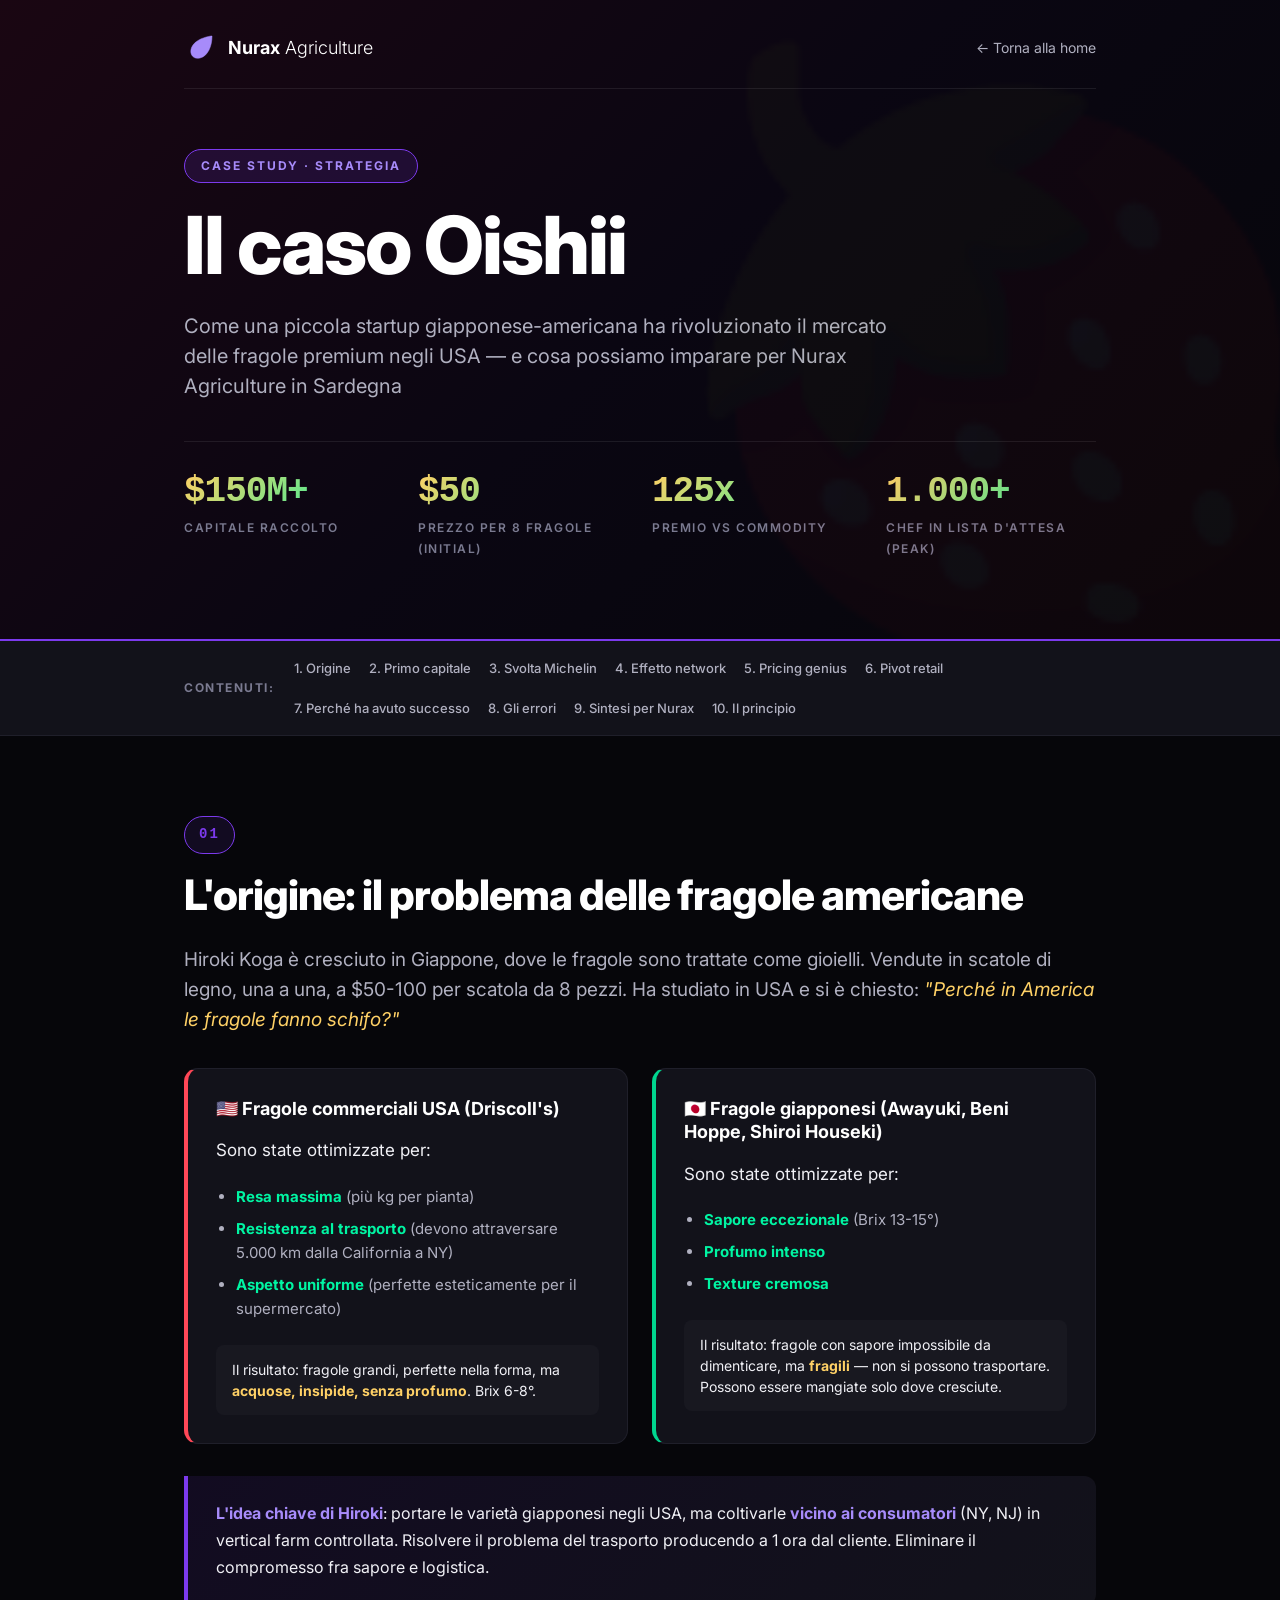
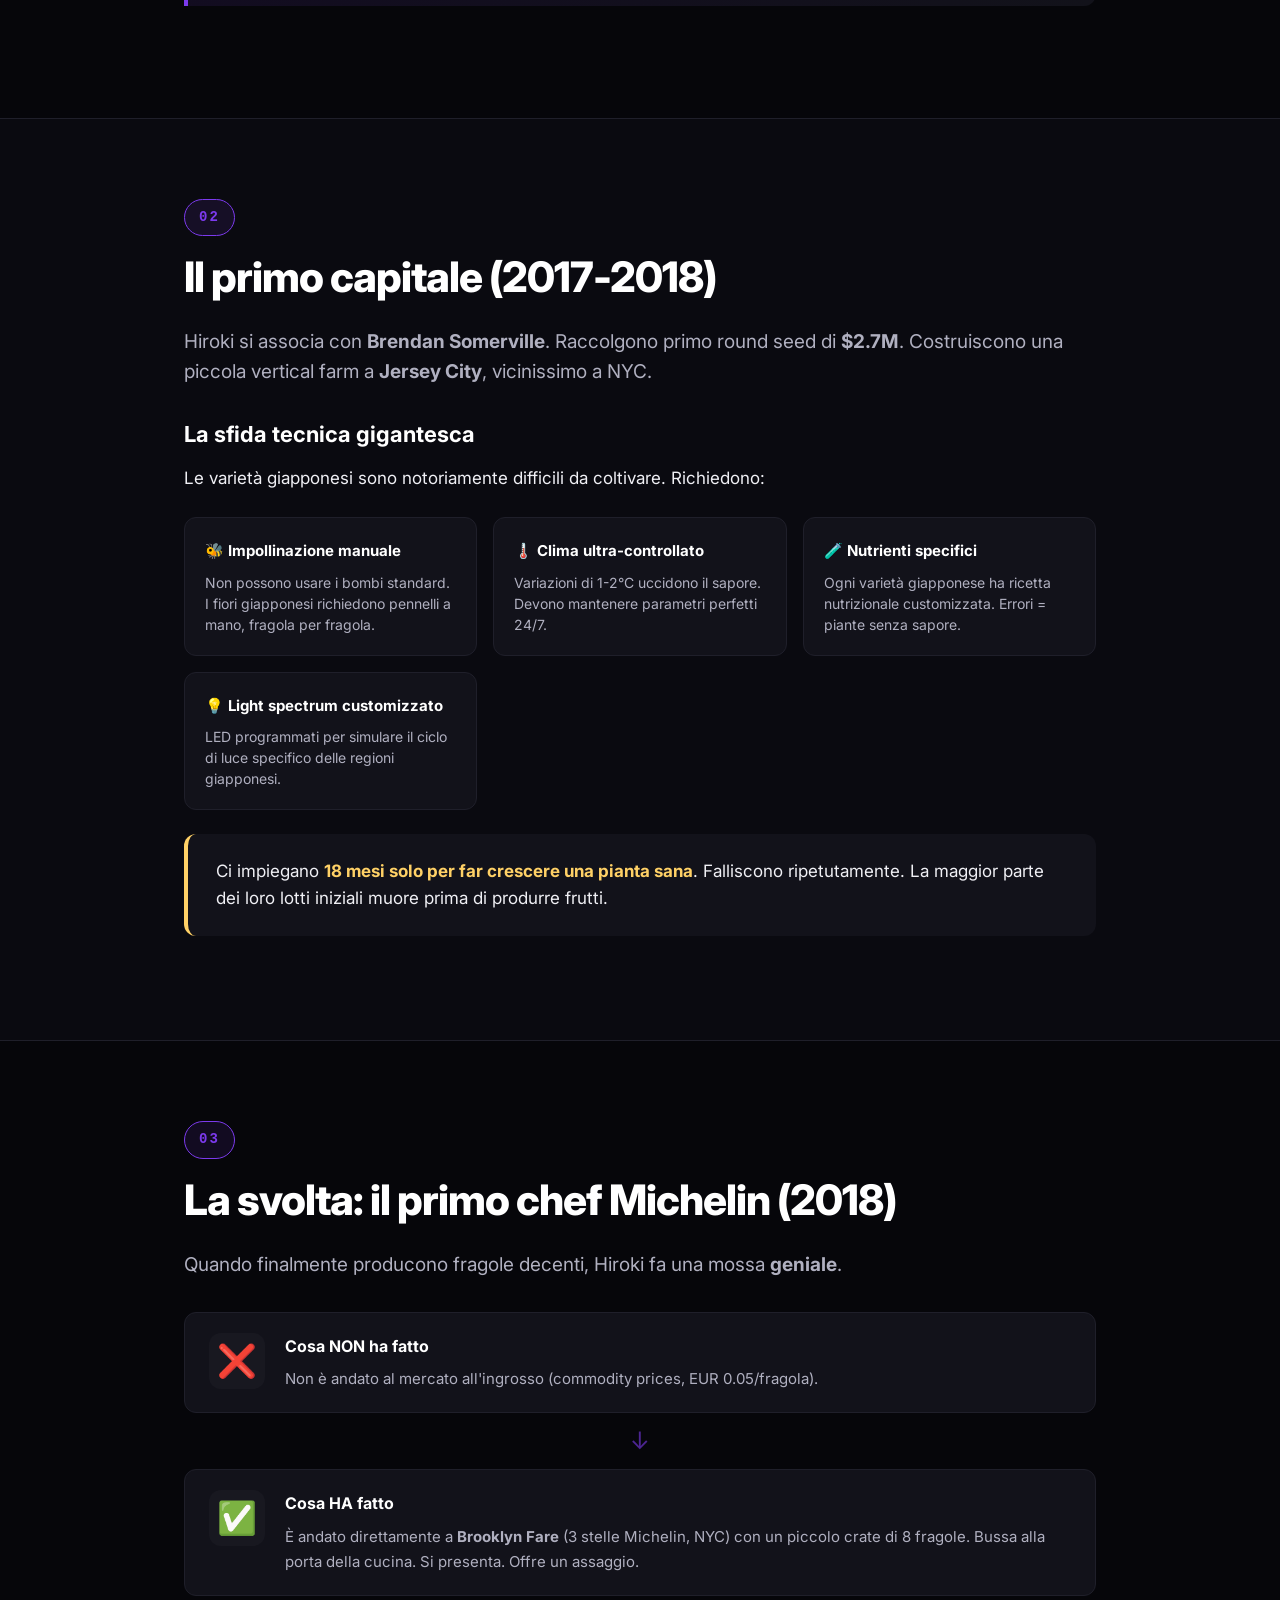
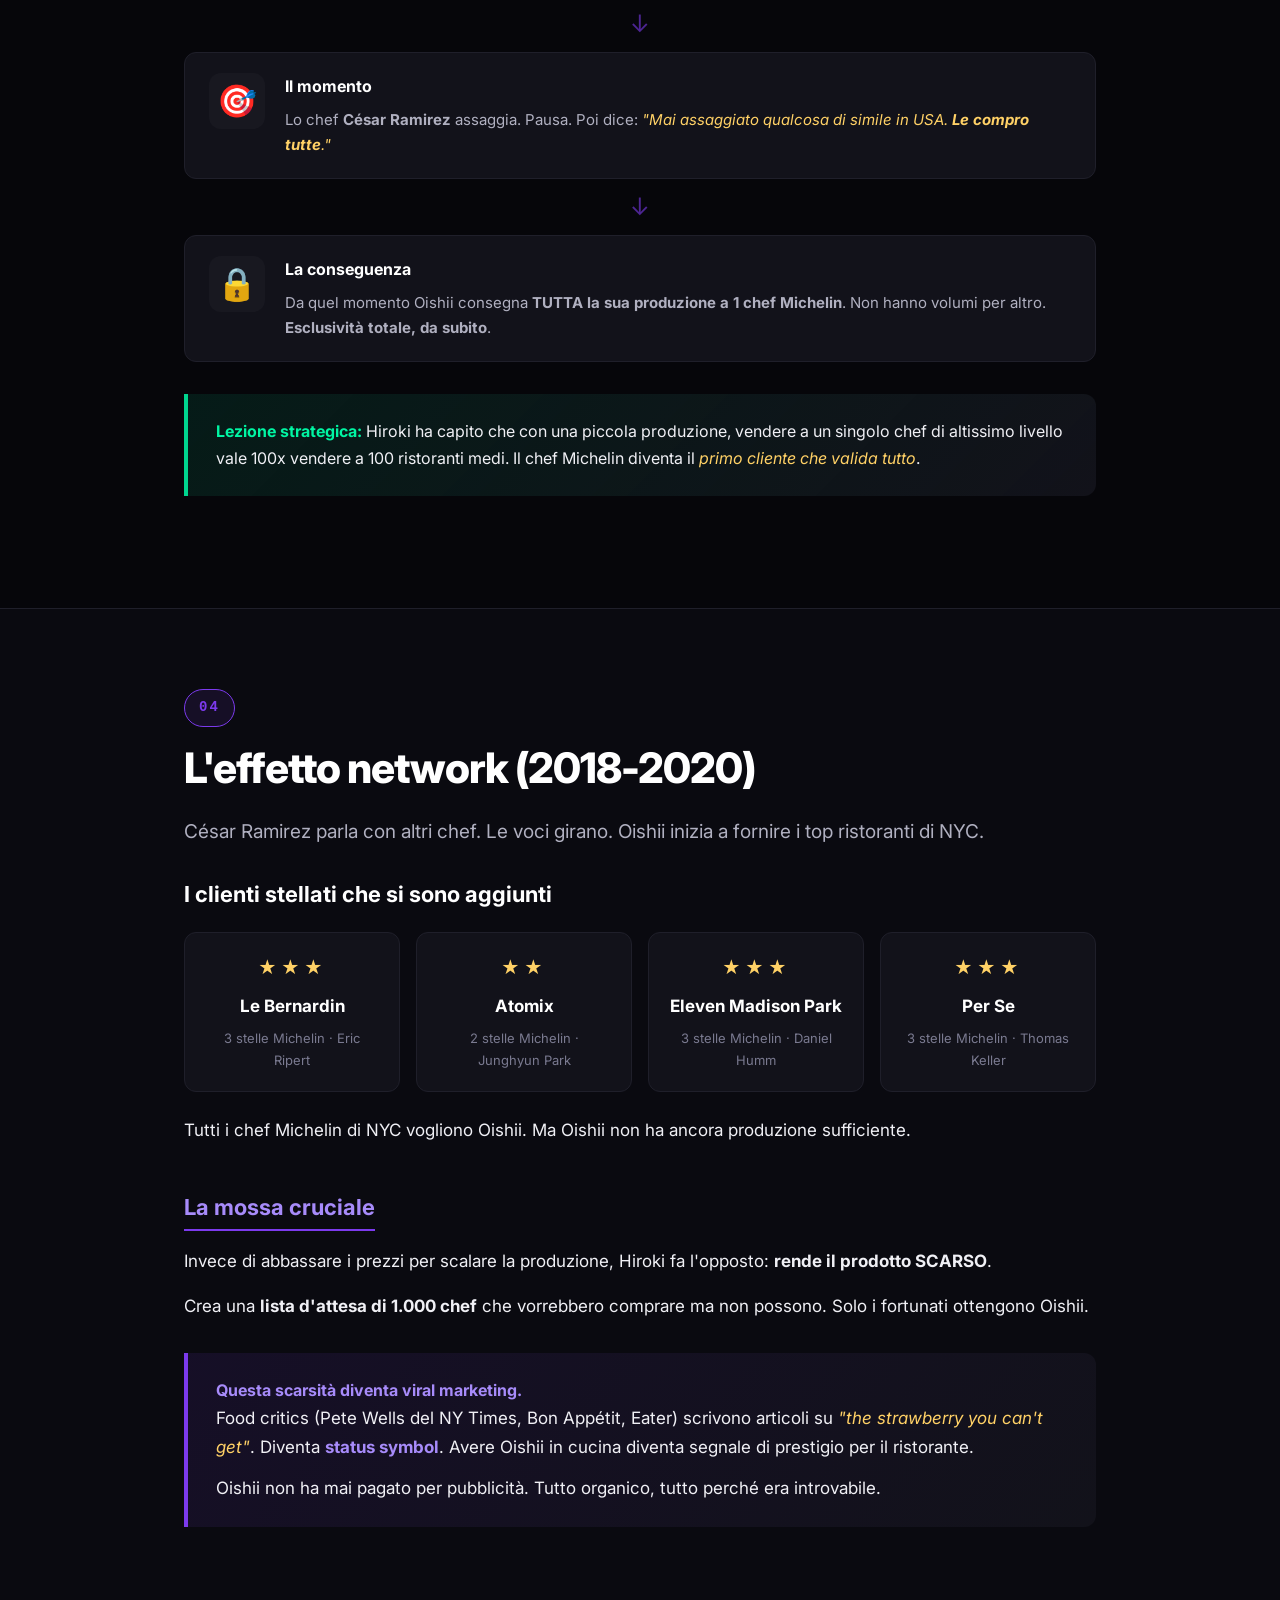
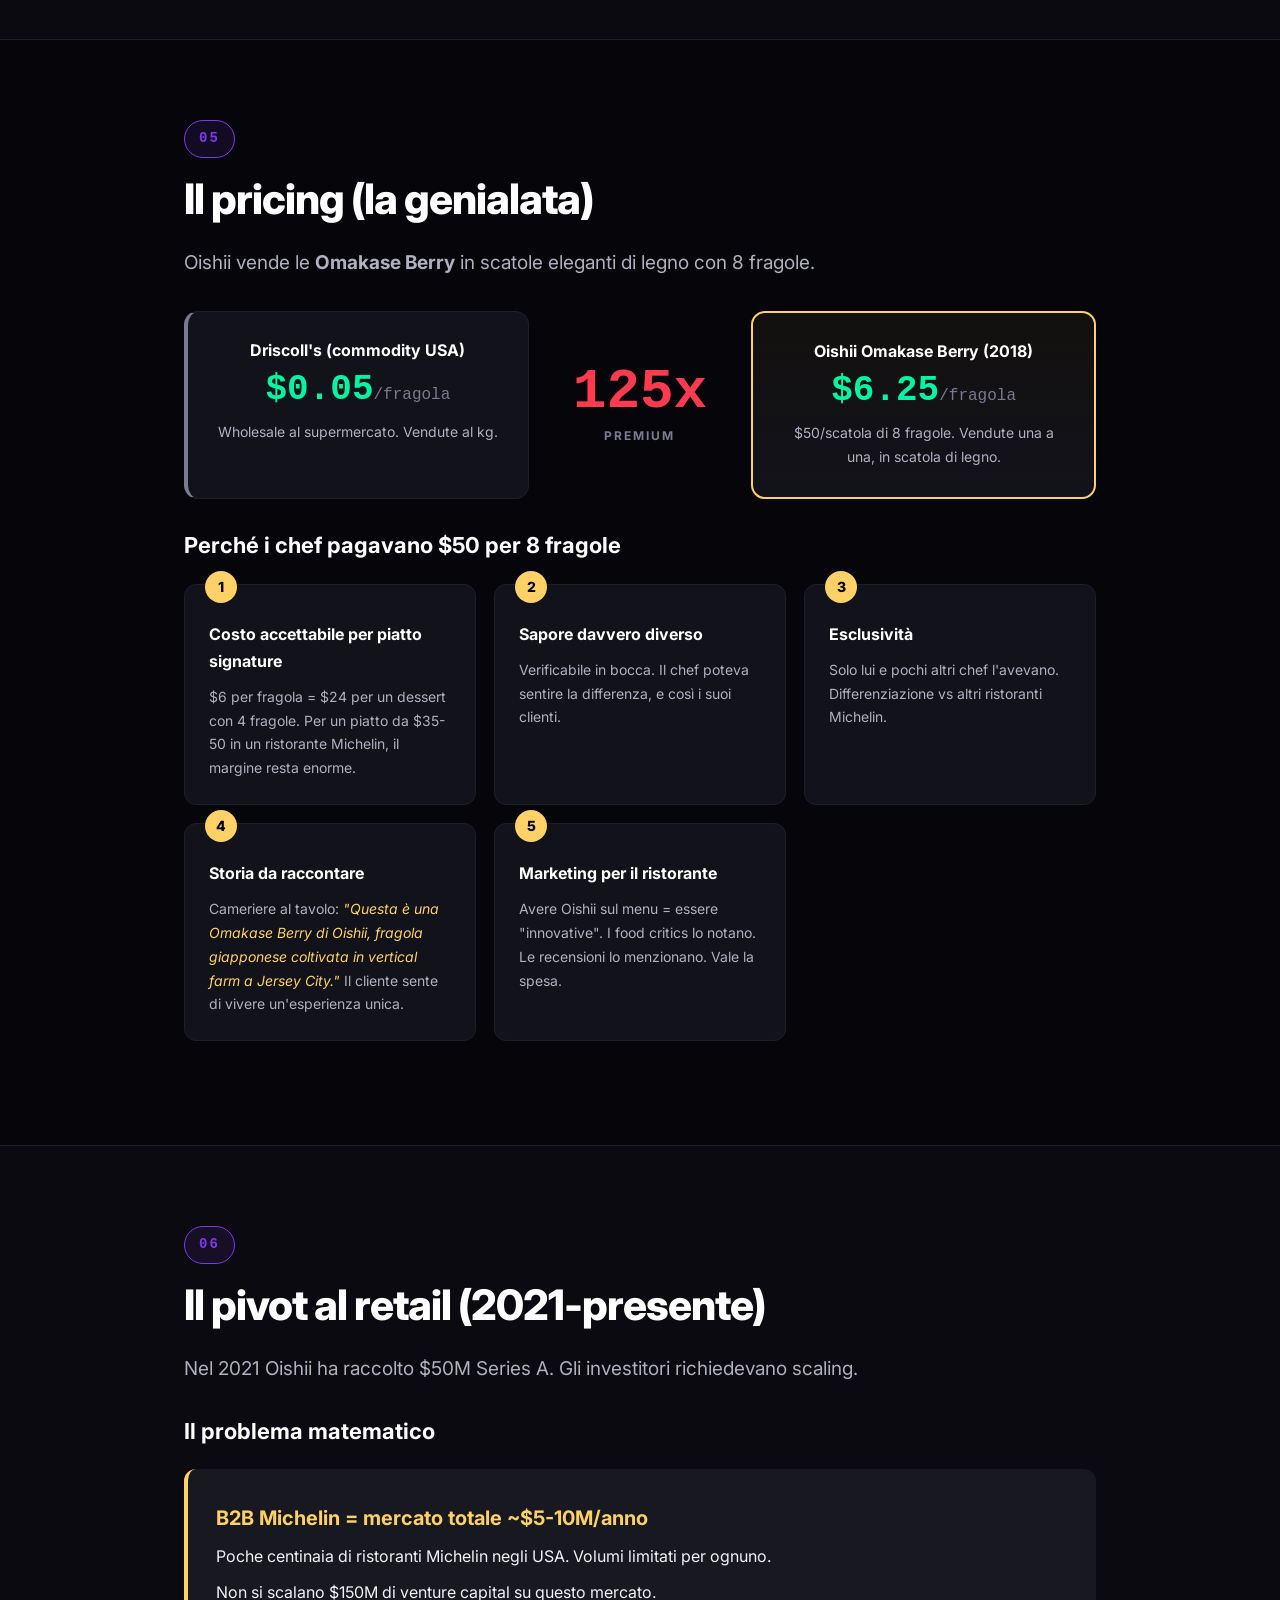
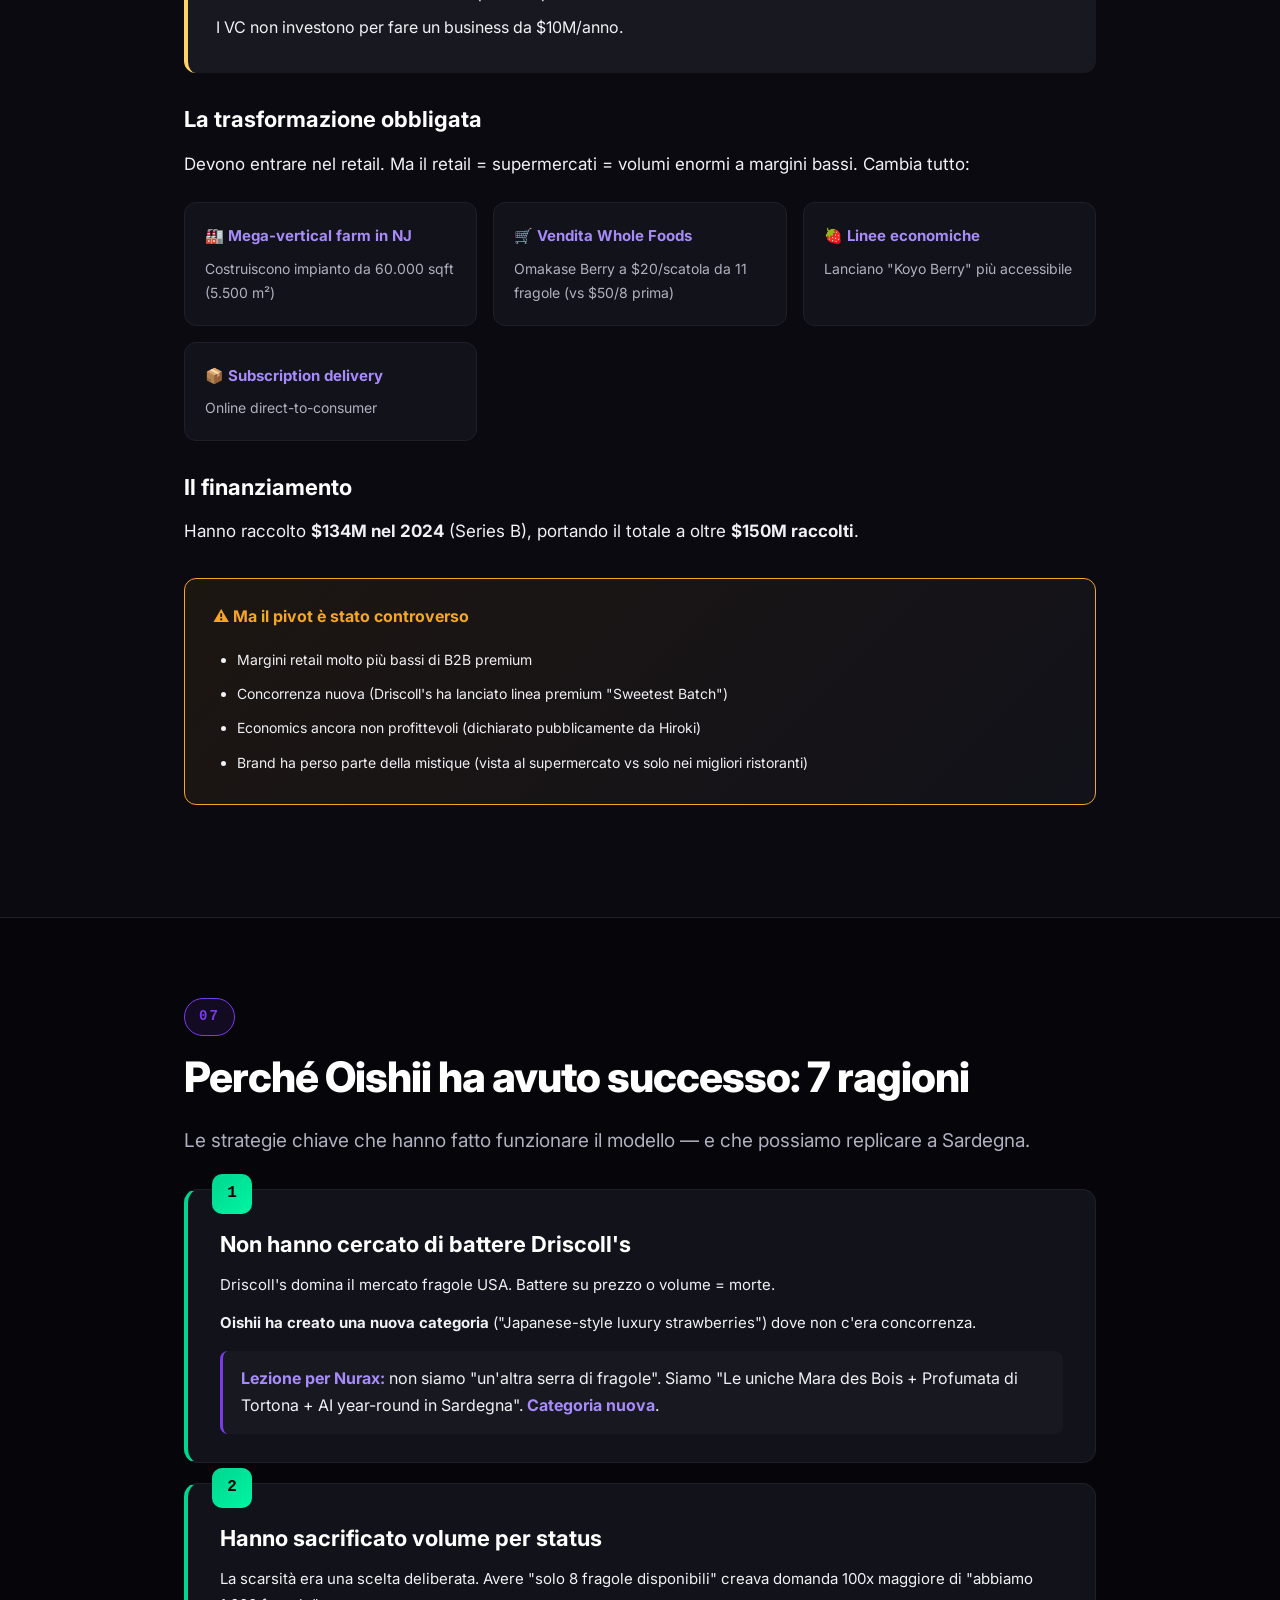
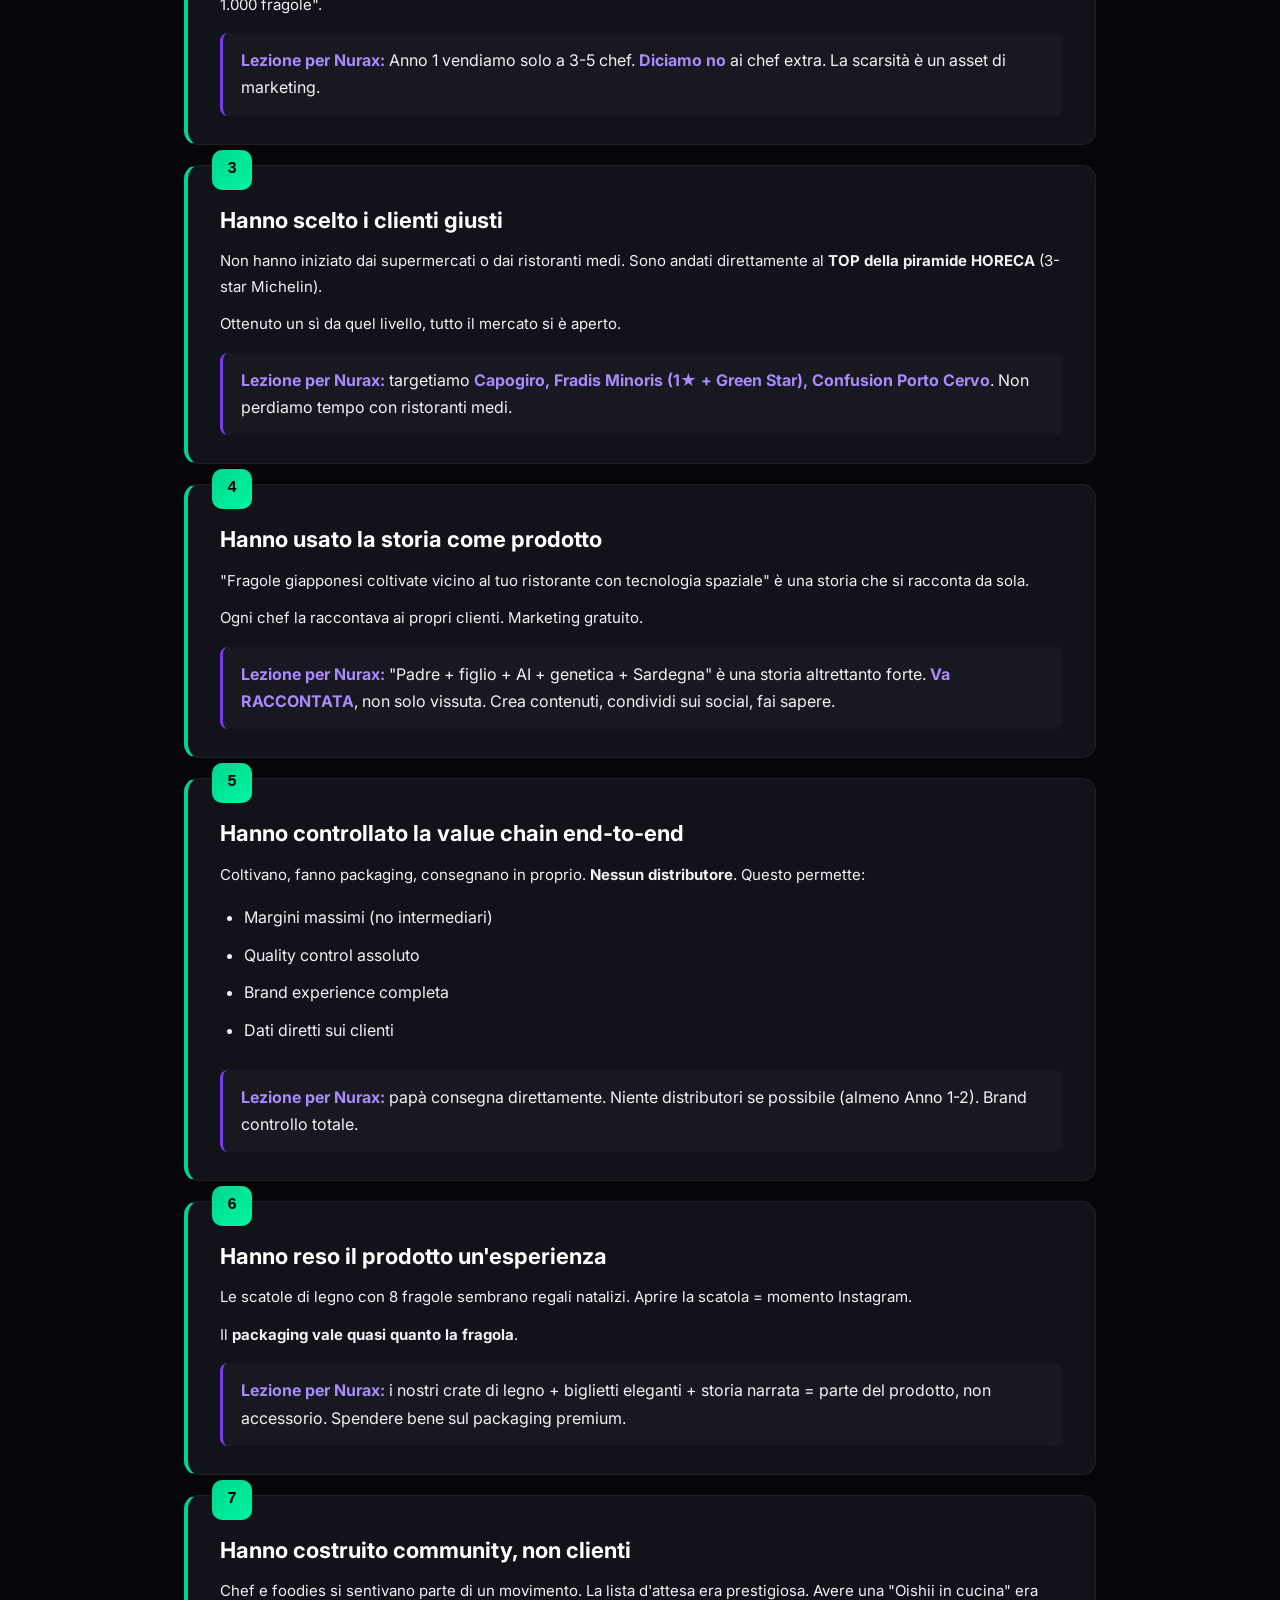
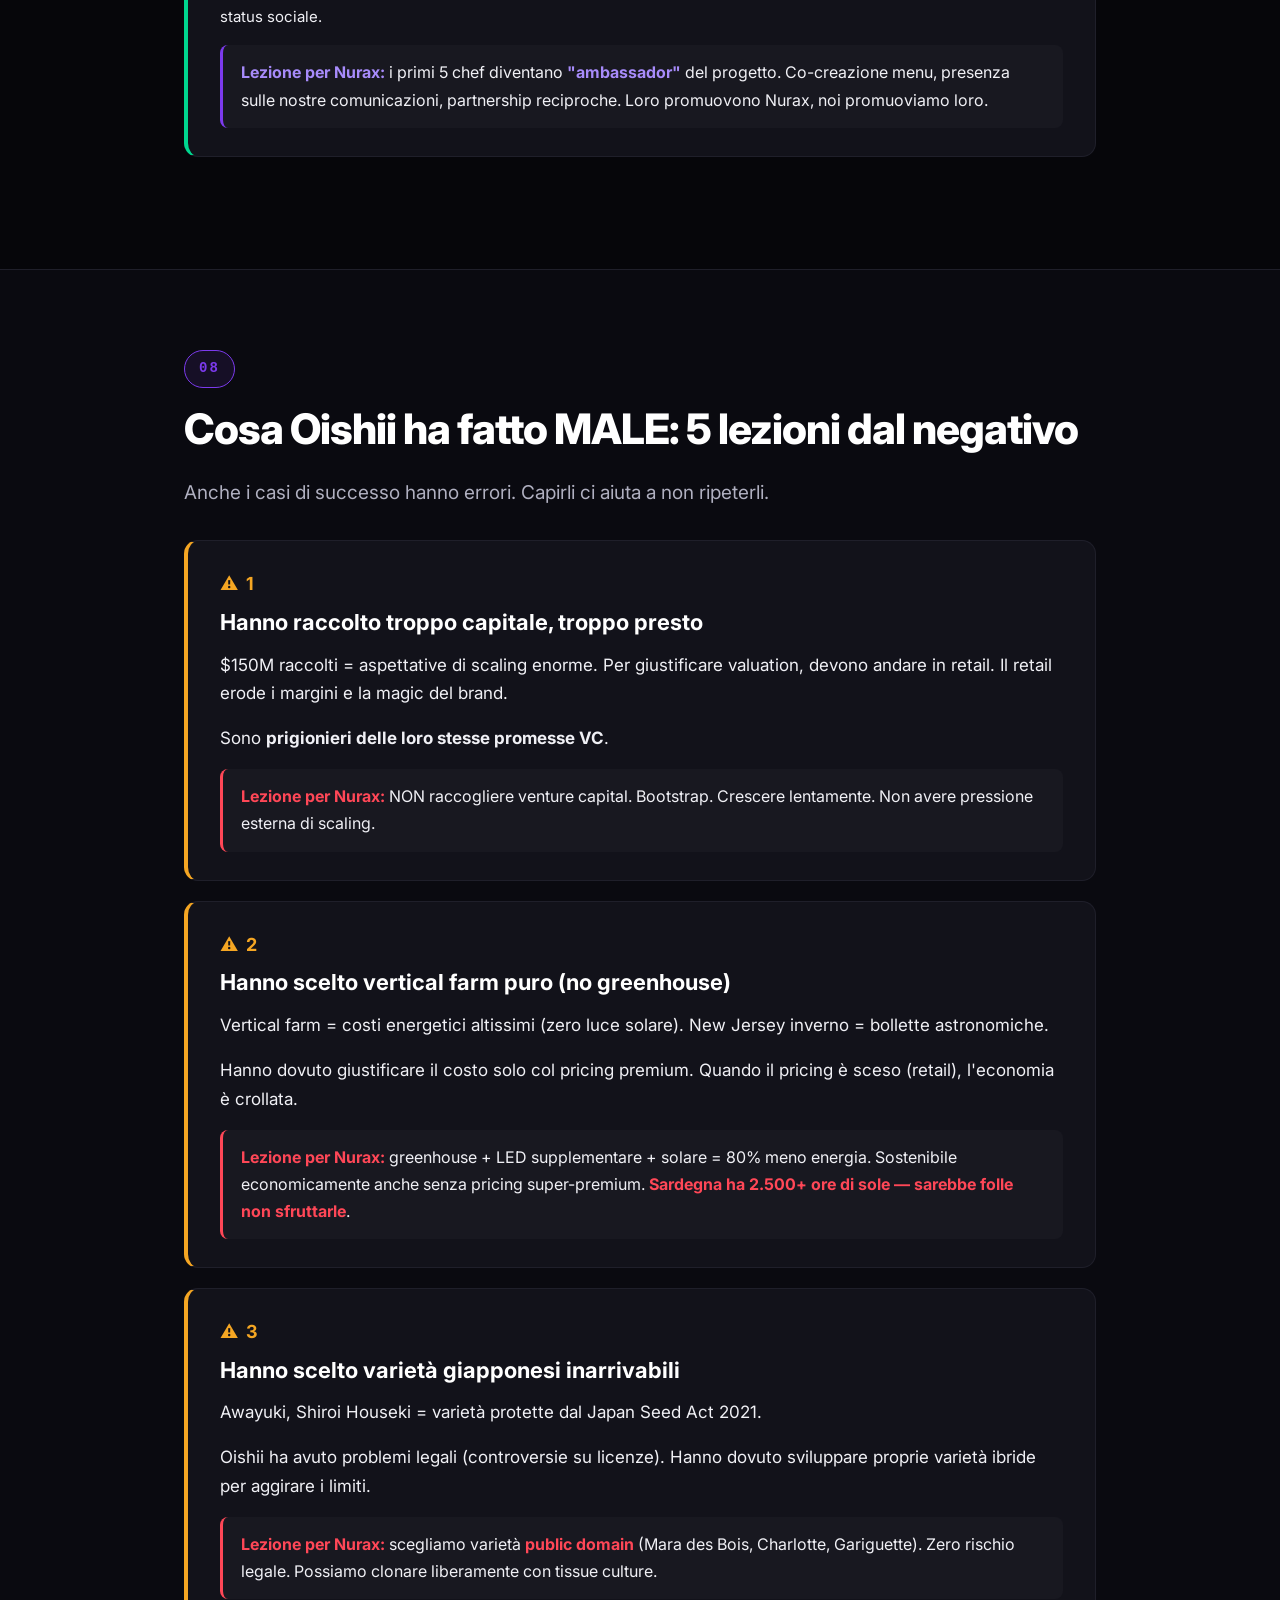
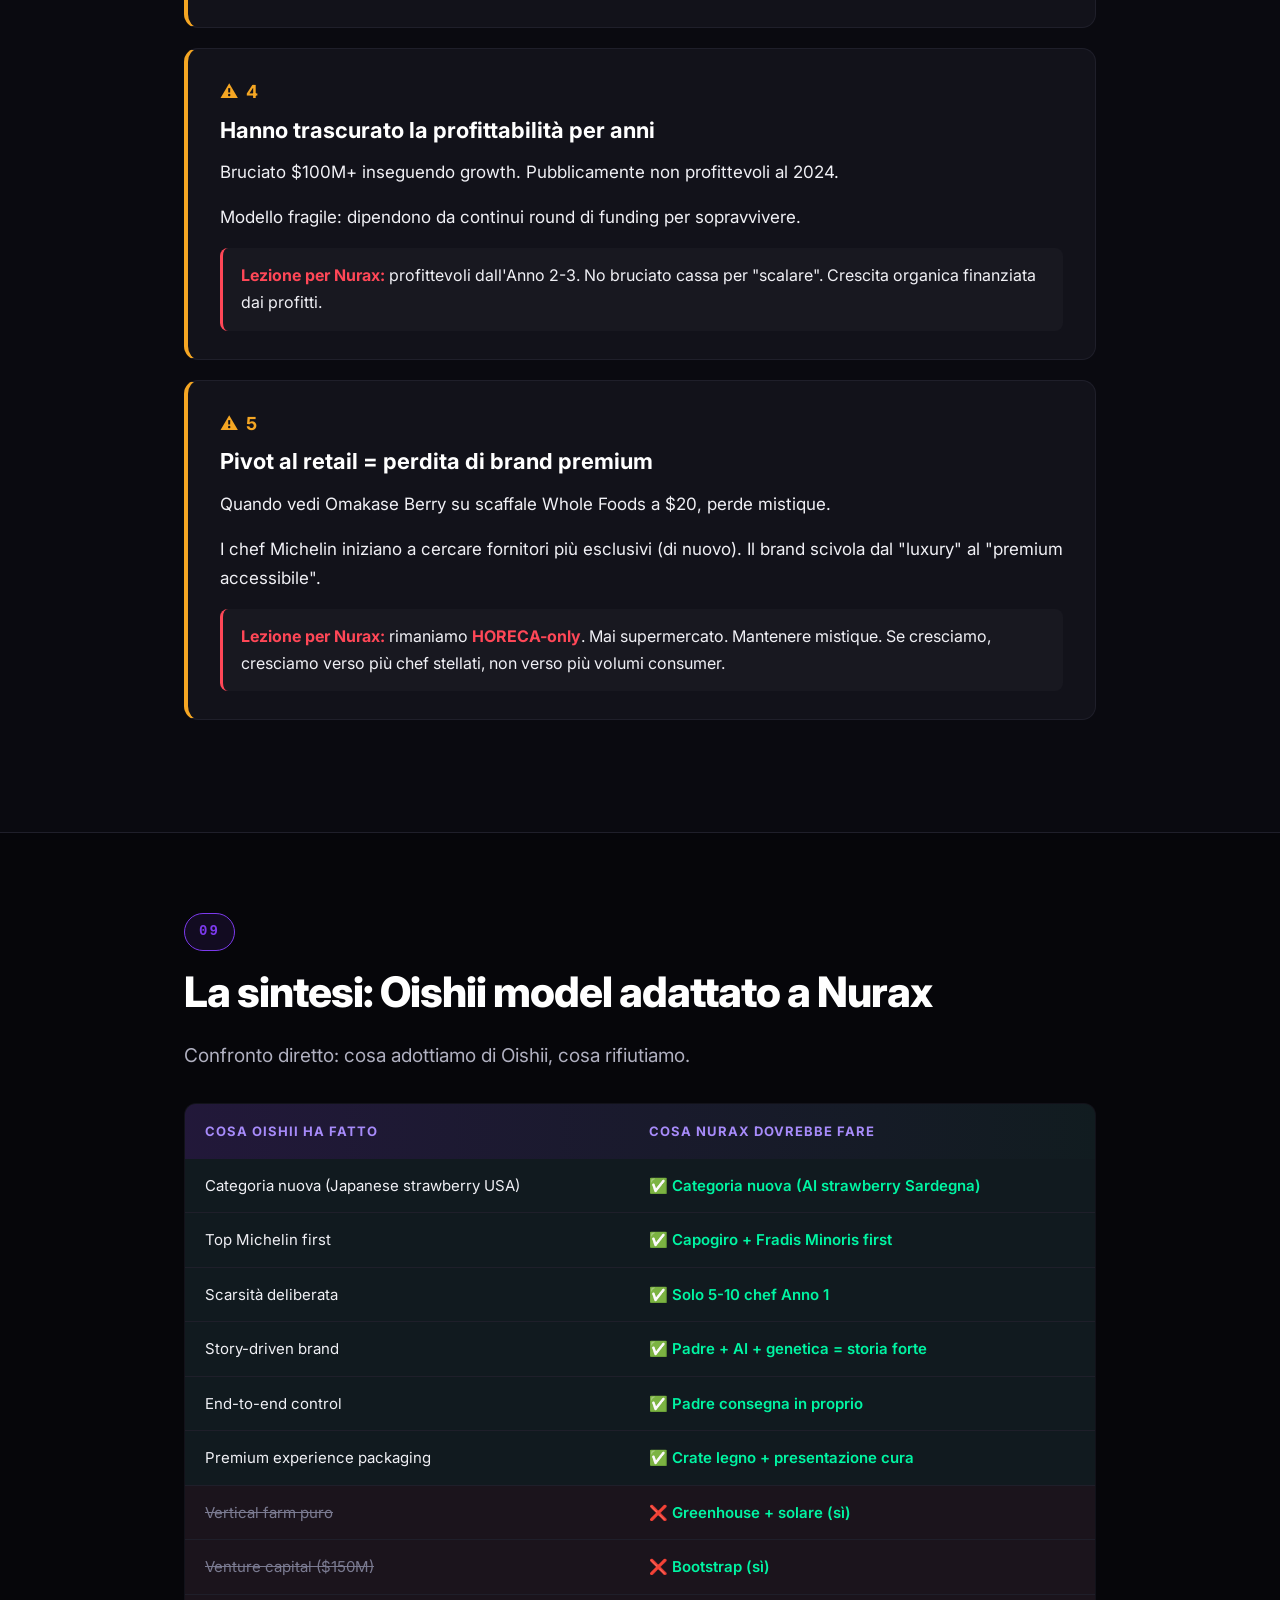
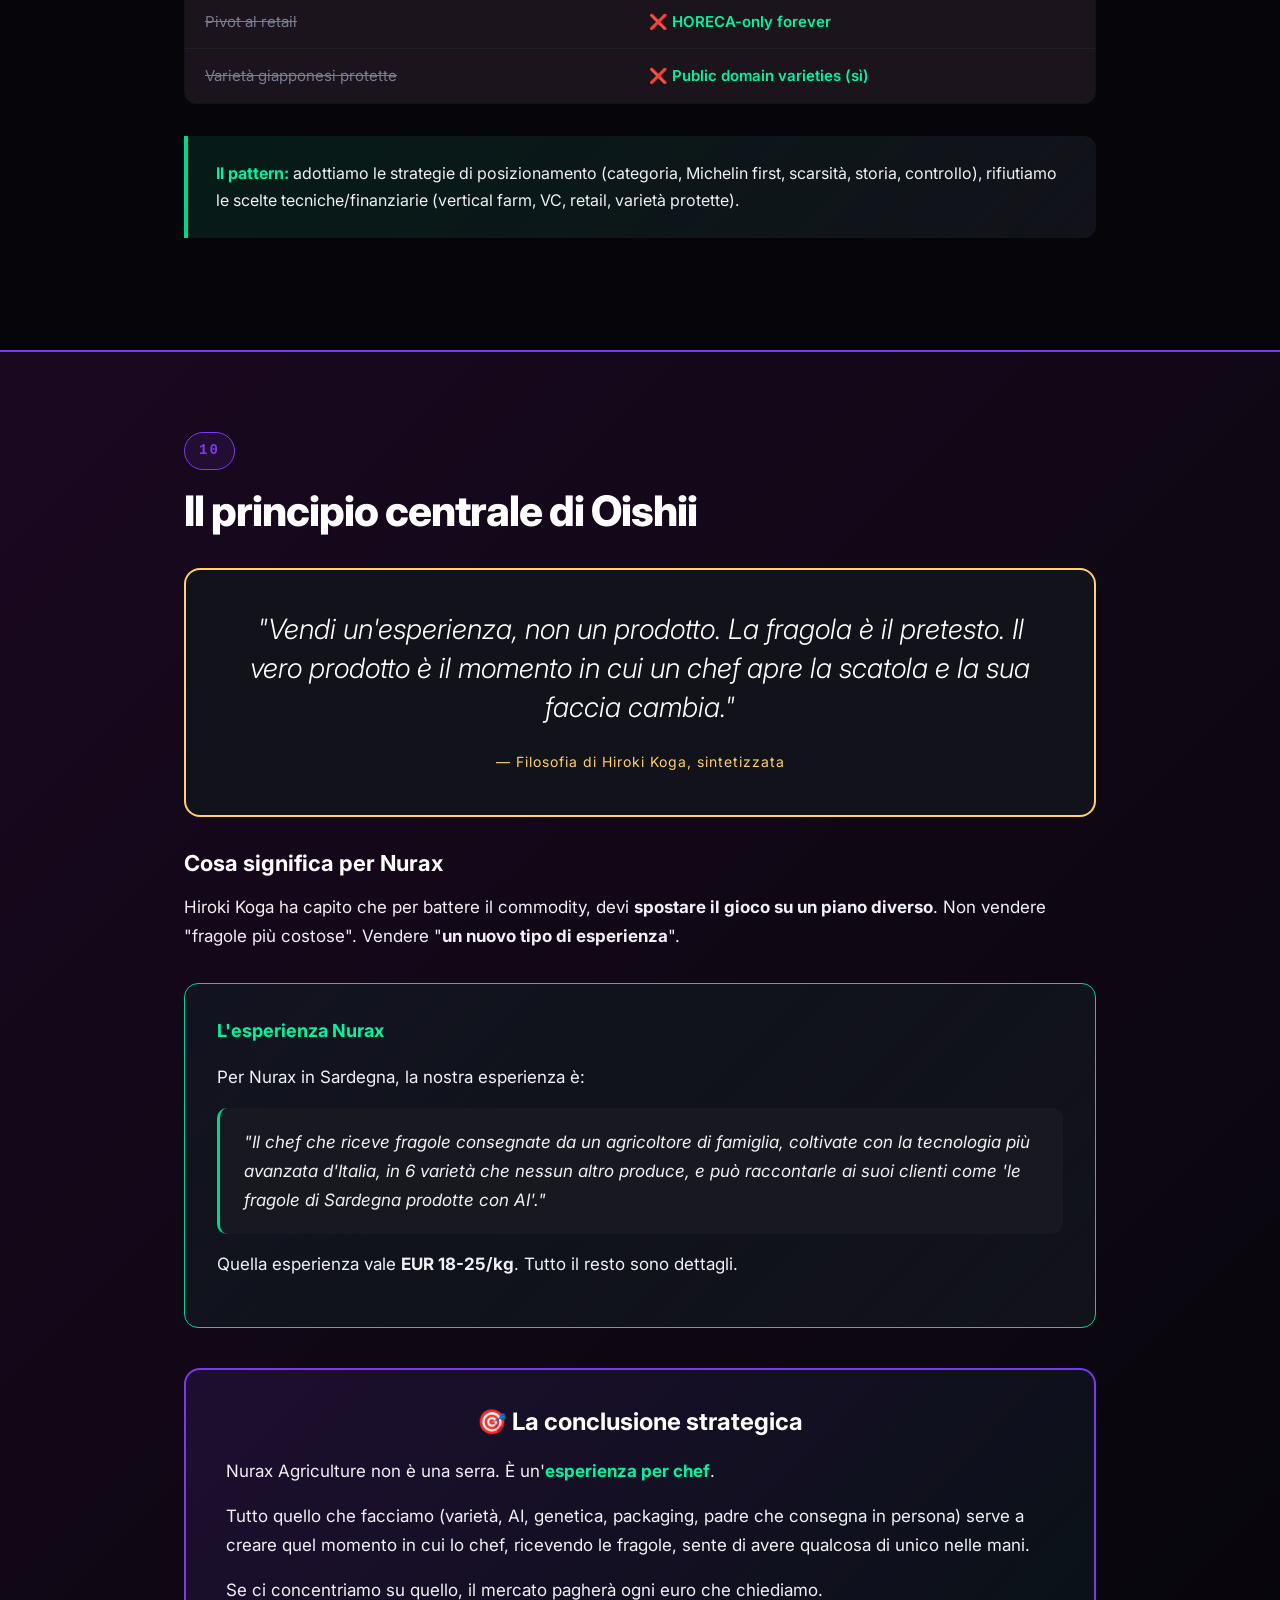
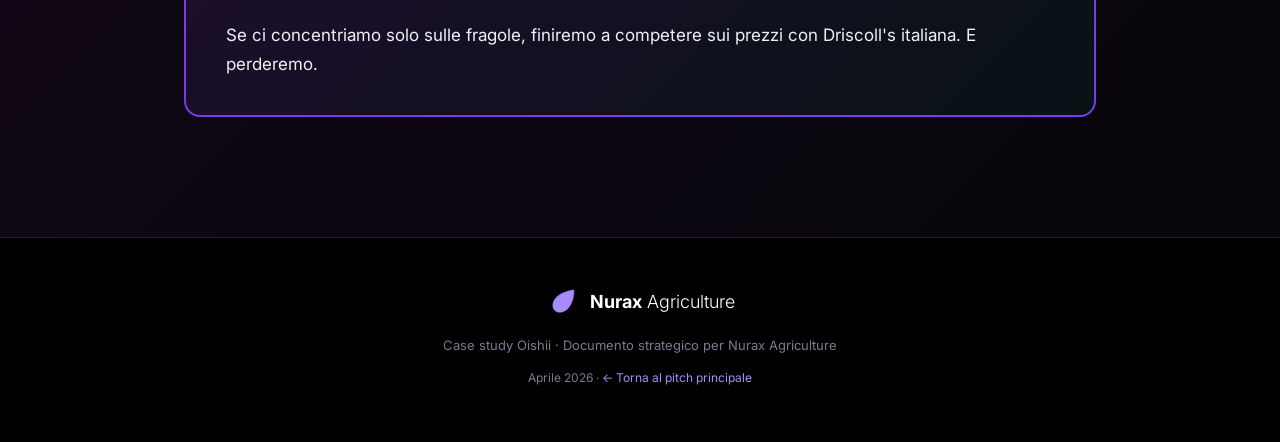
<file: oishii.html>
<!DOCTYPE html>
<html lang="it">
<head>
    <meta charset="UTF-8">
    <meta name="viewport" content="width=device-width, initial-scale=1.0">
    <title>Il caso Oishii — Lezioni per Nurax Agriculture</title>
    <link rel="preconnect" href="https://fonts.googleapis.com">
    <link rel="preconnect" href="https://fonts.gstatic.com" crossorigin>
    <link href="https://fonts.googleapis.com/css2?family=Inter:wght@300;400;500;600;700;800;900&display=swap" rel="stylesheet">
    <link rel="icon" type="image/svg+xml" href="data:image/svg+xml,%3Csvg xmlns='http://www.w3.org/2000/svg' viewBox='0 0 32 32'%3E%3Cpath d='M28 4 C 26 4, 14 6, 9 13 C 4 20, 8 28, 16 26 C 24 24, 28 14, 28 4 Z M28 4 L 13 19' fill='%23a78bfa' stroke='%23a78bfa' stroke-width='0.5' stroke-linejoin='round'/%3E%3C/svg%3E">
    <link rel="stylesheet" href="oishii.css">
</head>
<body>

<!-- HEADER -->
<header class="oishii-header">
    <div class="container">
        <div class="header-top">
            <a href="index.html" class="logo-link">
                <svg width="32" height="32" viewBox="0 0 32 32" xmlns="http://www.w3.org/2000/svg">
                    <path d="M28 4 C 26 4, 14 6, 9 13 C 4 20, 8 28, 16 26 C 24 24, 28 14, 28 4 Z M28 4 L 13 19" fill="#a78bfa" stroke="#a78bfa" stroke-width="0.5" stroke-linejoin="round"/>
                </svg>
                <span class="logo-text"><strong>Nurax</strong> Agriculture</span>
            </a>
            <a href="index.html" class="back-link">← Torna alla home</a>
        </div>
        <div class="header-tag">CASE STUDY · STRATEGIA</div>
        <h1>Il caso Oishii</h1>
        <p class="subtitle">Come una piccola startup giapponese-americana ha rivoluzionato il mercato delle fragole premium negli USA — e cosa possiamo imparare per Nurax Agriculture in Sardegna</p>

        <div class="header-stats">
            <div class="stat">
                <div class="stat-num">$150M+</div>
                <div class="stat-label">capitale raccolto</div>
            </div>
            <div class="stat">
                <div class="stat-num">$50</div>
                <div class="stat-label">prezzo per 8 fragole (initial)</div>
            </div>
            <div class="stat">
                <div class="stat-num">125x</div>
                <div class="stat-label">premio vs commodity</div>
            </div>
            <div class="stat">
                <div class="stat-num">1.000+</div>
                <div class="stat-label">chef in lista d'attesa (peak)</div>
            </div>
        </div>
    </div>
</header>

<!-- TABLE OF CONTENTS -->
<aside class="toc-bar">
    <div class="container">
        <div class="toc-title">Contenuti:</div>
        <nav class="toc-nav">
            <a href="#origine">1. Origine</a>
            <a href="#capitale">2. Primo capitale</a>
            <a href="#svolta">3. Svolta Michelin</a>
            <a href="#network">4. Effetto network</a>
            <a href="#pricing">5. Pricing genius</a>
            <a href="#pivot">6. Pivot retail</a>
            <a href="#successo">7. Perché ha avuto successo</a>
            <a href="#errori">8. Gli errori</a>
            <a href="#sintesi">9. Sintesi per Nurax</a>
            <a href="#principio">10. Il principio</a>
        </nav>
    </div>
</aside>

<!-- 1. ORIGIN -->
<section class="content-section" id="origine">
    <div class="container">
        <span class="section-num">01</span>
        <h2>L'origine: il problema delle fragole americane</h2>

        <p class="lead">Hiroki Koga è cresciuto in Giappone, dove le fragole sono trattate come gioielli. Vendute in scatole di legno, una a una, a $50-100 per scatola da 8 pezzi. Ha studiato in USA e si è chiesto: <em>"Perché in America le fragole fanno schifo?"</em></p>

        <div class="comparison-block">
            <div class="comp-side comp-bad">
                <h3>🇺🇸 Fragole commerciali USA (Driscoll's)</h3>
                <p>Sono state ottimizzate per:</p>
                <ul>
                    <li><strong>Resa massima</strong> (più kg per pianta)</li>
                    <li><strong>Resistenza al trasporto</strong> (devono attraversare 5.000 km dalla California a NY)</li>
                    <li><strong>Aspetto uniforme</strong> (perfette esteticamente per il supermercato)</li>
                </ul>
                <div class="comp-result">
                    Il risultato: fragole grandi, perfette nella forma, ma <strong>acquose, insipide, senza profumo</strong>. Brix 6-8°.
                </div>
            </div>

            <div class="comp-side comp-good">
                <h3>🇯🇵 Fragole giapponesi (Awayuki, Beni Hoppe, Shiroi Houseki)</h3>
                <p>Sono state ottimizzate per:</p>
                <ul>
                    <li><strong>Sapore eccezionale</strong> (Brix 13-15°)</li>
                    <li><strong>Profumo intenso</strong></li>
                    <li><strong>Texture cremosa</strong></li>
                </ul>
                <div class="comp-result">
                    Il risultato: fragole con sapore impossibile da dimenticare, ma <strong>fragili</strong> — non si possono trasportare. Possono essere mangiate solo dove cresciute.
                </div>
            </div>
        </div>

        <div class="insight-box">
            <strong>L'idea chiave di Hiroki</strong>: portare le varietà giapponesi negli USA, ma coltivarle <strong>vicino ai consumatori</strong> (NY, NJ) in vertical farm controllata. Risolvere il problema del trasporto producendo a 1 ora dal cliente. Eliminare il compromesso fra sapore e logistica.
        </div>
    </div>
</section>

<!-- 2. CAPITAL -->
<section class="content-section alt" id="capitale">
    <div class="container">
        <span class="section-num">02</span>
        <h2>Il primo capitale (2017-2018)</h2>

        <p class="lead">Hiroki si associa con <strong>Brendan Somerville</strong>. Raccolgono primo round seed di <strong>$2.7M</strong>. Costruiscono una piccola vertical farm a <strong>Jersey City</strong>, vicinissimo a NYC.</p>

        <h3>La sfida tecnica gigantesca</h3>

        <p>Le varietà giapponesi sono notoriamente difficili da coltivare. Richiedono:</p>

        <div class="grid-3-cards">
            <div class="card-item">
                <h4>🐝 Impollinazione manuale</h4>
                <p>Non possono usare i bombi standard. I fiori giapponesi richiedono pennelli a mano, fragola per fragola.</p>
            </div>
            <div class="card-item">
                <h4>🌡️ Clima ultra-controllato</h4>
                <p>Variazioni di 1-2°C uccidono il sapore. Devono mantenere parametri perfetti 24/7.</p>
            </div>
            <div class="card-item">
                <h4>🧪 Nutrienti specifici</h4>
                <p>Ogni varietà giapponese ha ricetta nutrizionale customizzata. Errori = piante senza sapore.</p>
            </div>
            <div class="card-item">
                <h4>💡 Light spectrum customizzato</h4>
                <p>LED programmati per simulare il ciclo di luce specifico delle regioni giapponesi.</p>
            </div>
        </div>

        <div class="quote-block">
            <p>Ci impiegano <strong>18 mesi solo per far crescere una pianta sana</strong>. Falliscono ripetutamente. La maggior parte dei loro lotti iniziali muore prima di produrre frutti.</p>
        </div>
    </div>
</section>

<!-- 3. THE TURNING POINT -->
<section class="content-section" id="svolta">
    <div class="container">
        <span class="section-num">03</span>
        <h2>La svolta: il primo chef Michelin (2018)</h2>

        <p class="lead">Quando finalmente producono fragole decenti, Hiroki fa una mossa <strong>geniale</strong>.</p>

        <div class="story-flow">
            <div class="flow-step">
                <div class="flow-icon">❌</div>
                <div class="flow-content">
                    <h4>Cosa NON ha fatto</h4>
                    <p>Non è andato al mercato all'ingrosso (commodity prices, EUR 0.05/fragola).</p>
                </div>
            </div>

            <div class="flow-arrow">↓</div>

            <div class="flow-step">
                <div class="flow-icon">✅</div>
                <div class="flow-content">
                    <h4>Cosa HA fatto</h4>
                    <p>È andato direttamente a <strong>Brooklyn Fare</strong> (3 stelle Michelin, NYC) con un piccolo crate di 8 fragole. Bussa alla porta della cucina. Si presenta. Offre un assaggio.</p>
                </div>
            </div>

            <div class="flow-arrow">↓</div>

            <div class="flow-step">
                <div class="flow-icon">🎯</div>
                <div class="flow-content">
                    <h4>Il momento</h4>
                    <p>Lo chef <strong>César Ramirez</strong> assaggia. Pausa. Poi dice: <em>"Mai assaggiato qualcosa di simile in USA. <strong>Le compro tutte</strong>."</em></p>
                </div>
            </div>

            <div class="flow-arrow">↓</div>

            <div class="flow-step">
                <div class="flow-icon">🔒</div>
                <div class="flow-content">
                    <h4>La conseguenza</h4>
                    <p>Da quel momento Oishii consegna <strong>TUTTA la sua produzione a 1 chef Michelin</strong>. Non hanno volumi per altro. <strong>Esclusività totale, da subito</strong>.</p>
                </div>
            </div>
        </div>

        <div class="insight-box accent">
            <strong>Lezione strategica:</strong> Hiroki ha capito che con una piccola produzione, vendere a un singolo chef di altissimo livello vale 100x vendere a 100 ristoranti medi. Il chef Michelin diventa il <em>primo cliente che valida tutto</em>.
        </div>
    </div>
</section>

<!-- 4. NETWORK EFFECT -->
<section class="content-section alt" id="network">
    <div class="container">
        <span class="section-num">04</span>
        <h2>L'effetto network (2018-2020)</h2>

        <p class="lead">César Ramirez parla con altri chef. Le voci girano. Oishii inizia a fornire i top ristoranti di NYC.</p>

        <h3>I clienti stellati che si sono aggiunti</h3>

        <div class="restaurant-grid">
            <div class="restaurant-card">
                <div class="stars">★★★</div>
                <h4>Le Bernardin</h4>
                <p>3 stelle Michelin · Eric Ripert</p>
            </div>
            <div class="restaurant-card">
                <div class="stars">★★</div>
                <h4>Atomix</h4>
                <p>2 stelle Michelin · Junghyun Park</p>
            </div>
            <div class="restaurant-card">
                <div class="stars">★★★</div>
                <h4>Eleven Madison Park</h4>
                <p>3 stelle Michelin · Daniel Humm</p>
            </div>
            <div class="restaurant-card">
                <div class="stars">★★★</div>
                <h4>Per Se</h4>
                <p>3 stelle Michelin · Thomas Keller</p>
            </div>
        </div>

        <p>Tutti i chef Michelin di NYC vogliono Oishii. Ma Oishii non ha ancora produzione sufficiente.</p>

        <h3 class="key-move">La mossa cruciale</h3>

        <p>Invece di abbassare i prezzi per scalare la produzione, Hiroki fa l'opposto: <strong>rende il prodotto SCARSO</strong>.</p>

        <p>Crea una <strong>lista d'attesa di 1.000 chef</strong> che vorrebbero comprare ma non possono. Solo i fortunati ottengono Oishii.</p>

        <div class="insight-box">
            <strong>Questa scarsità diventa viral marketing.</strong>
            <p>Food critics (Pete Wells del NY Times, Bon Appétit, Eater) scrivono articoli su <em>"the strawberry you can't get"</em>. Diventa <strong>status symbol</strong>. Avere Oishii in cucina diventa segnale di prestigio per il ristorante.</p>
            <p>Oishii non ha mai pagato per pubblicità. Tutto organico, tutto perché era introvabile.</p>
        </div>
    </div>
</section>

<!-- 5. PRICING -->
<section class="content-section" id="pricing">
    <div class="container">
        <span class="section-num">05</span>
        <h2>Il pricing (la genialata)</h2>

        <p class="lead">Oishii vende le <strong>Omakase Berry</strong> in scatole eleganti di legno con 8 fragole.</p>

        <div class="pricing-comparison">
            <div class="price-card commodity">
                <h3>Driscoll's (commodity USA)</h3>
                <div class="price-value">$0.05<span>/fragola</span></div>
                <p>Wholesale al supermercato. Vendute al kg.</p>
            </div>

            <div class="price-card vs">
                <div class="vs-text">125x</div>
                <div class="vs-label">premium</div>
            </div>

            <div class="price-card oishii">
                <h3>Oishii Omakase Berry (2018)</h3>
                <div class="price-value">$6.25<span>/fragola</span></div>
                <p>$50/scatola di 8 fragole. Vendute una a una, in scatola di legno.</p>
            </div>
        </div>

        <h3>Perché i chef pagavano $50 per 8 fragole</h3>

        <div class="reasons-grid">
            <div class="reason">
                <div class="reason-num">1</div>
                <h4>Costo accettabile per piatto signature</h4>
                <p>$6 per fragola = $24 per un dessert con 4 fragole. Per un piatto da $35-50 in un ristorante Michelin, il margine resta enorme.</p>
            </div>
            <div class="reason">
                <div class="reason-num">2</div>
                <h4>Sapore davvero diverso</h4>
                <p>Verificabile in bocca. Il chef poteva sentire la differenza, e così i suoi clienti.</p>
            </div>
            <div class="reason">
                <div class="reason-num">3</div>
                <h4>Esclusività</h4>
                <p>Solo lui e pochi altri chef l'avevano. Differenziazione vs altri ristoranti Michelin.</p>
            </div>
            <div class="reason">
                <div class="reason-num">4</div>
                <h4>Storia da raccontare</h4>
                <p>Cameriere al tavolo: <em>"Questa è una Omakase Berry di Oishii, fragola giapponese coltivata in vertical farm a Jersey City."</em> Il cliente sente di vivere un'esperienza unica.</p>
            </div>
            <div class="reason">
                <div class="reason-num">5</div>
                <h4>Marketing per il ristorante</h4>
                <p>Avere Oishii sul menu = essere "innovative". I food critics lo notano. Le recensioni lo menzionano. Vale la spesa.</p>
            </div>
        </div>
    </div>
</section>

<!-- 6. PIVOT TO RETAIL -->
<section class="content-section alt" id="pivot">
    <div class="container">
        <span class="section-num">06</span>
        <h2>Il pivot al retail (2021-presente)</h2>

        <p class="lead">Nel 2021 Oishii ha raccolto $50M Series A. Gli investitori richiedevano scaling.</p>

        <h3>Il problema matematico</h3>

        <div class="math-block">
            <p><strong>B2B Michelin = mercato totale ~$5-10M/anno</strong></p>
            <p>Poche centinaia di ristoranti Michelin negli USA. Volumi limitati per ognuno.</p>
            <p>Non si scalano $150M di venture capital su questo mercato.</p>
            <p>I VC non investono per fare un business da $10M/anno.</p>
        </div>

        <h3>La trasformazione obbligata</h3>

        <p>Devono entrare nel retail. Ma il retail = supermercati = volumi enormi a margini bassi. Cambia tutto:</p>

        <div class="transformation-list">
            <div class="trans-item">
                <strong>🏭 Mega-vertical farm in NJ</strong>
                <p>Costruiscono impianto da 60.000 sqft (5.500 m²)</p>
            </div>
            <div class="trans-item">
                <strong>🛒 Vendita Whole Foods</strong>
                <p>Omakase Berry a $20/scatola da 11 fragole (vs $50/8 prima)</p>
            </div>
            <div class="trans-item">
                <strong>🍓 Linee economiche</strong>
                <p>Lanciano "Koyo Berry" più accessibile</p>
            </div>
            <div class="trans-item">
                <strong>📦 Subscription delivery</strong>
                <p>Online direct-to-consumer</p>
            </div>
        </div>

        <h3>Il finanziamento</h3>

        <p>Hanno raccolto <strong>$134M nel 2024</strong> (Series B), portando il totale a oltre <strong>$150M raccolti</strong>.</p>

        <div class="warning-box">
            <strong>⚠️ Ma il pivot è stato controverso</strong>
            <ul>
                <li>Margini retail molto più bassi di B2B premium</li>
                <li>Concorrenza nuova (Driscoll's ha lanciato linea premium "Sweetest Batch")</li>
                <li>Economics ancora non profittevoli (dichiarato pubblicamente da Hiroki)</li>
                <li>Brand ha perso parte della mistique (vista al supermercato vs solo nei migliori ristoranti)</li>
            </ul>
        </div>
    </div>
</section>

<!-- 7. WHY IT SUCCEEDED -->
<section class="content-section" id="successo">
    <div class="container">
        <span class="section-num">07</span>
        <h2>Perché Oishii ha avuto successo: 7 ragioni</h2>

        <p class="lead">Le strategie chiave che hanno fatto funzionare il modello — e che possiamo replicare a Sardegna.</p>

        <div class="success-grid">
            <div class="success-card">
                <div class="success-num">1</div>
                <h3>Non hanno cercato di battere Driscoll's</h3>
                <p>Driscoll's domina il mercato fragole USA. Battere su prezzo o volume = morte.</p>
                <p><strong>Oishii ha creato una nuova categoria</strong> ("Japanese-style luxury strawberries") dove non c'era concorrenza.</p>
                <div class="lesson">
                    <strong>Lezione per Nurax:</strong> non siamo "un'altra serra di fragole". Siamo "Le uniche Mara des Bois + Profumata di Tortona + AI year-round in Sardegna". <strong>Categoria nuova</strong>.
                </div>
            </div>

            <div class="success-card">
                <div class="success-num">2</div>
                <h3>Hanno sacrificato volume per status</h3>
                <p>La scarsità era una scelta deliberata. Avere "solo 8 fragole disponibili" creava domanda 100x maggiore di "abbiamo 1.000 fragole".</p>
                <div class="lesson">
                    <strong>Lezione per Nurax:</strong> Anno 1 vendiamo solo a 3-5 chef. <strong>Diciamo no</strong> ai chef extra. La scarsità è un asset di marketing.
                </div>
            </div>

            <div class="success-card">
                <div class="success-num">3</div>
                <h3>Hanno scelto i clienti giusti</h3>
                <p>Non hanno iniziato dai supermercati o dai ristoranti medi. Sono andati direttamente al <strong>TOP della piramide HORECA</strong> (3-star Michelin).</p>
                <p>Ottenuto un sì da quel livello, tutto il mercato si è aperto.</p>
                <div class="lesson">
                    <strong>Lezione per Nurax:</strong> targetiamo <strong>Capogiro, Fradis Minoris (1★ + Green Star), Confusion Porto Cervo</strong>. Non perdiamo tempo con ristoranti medi.
                </div>
            </div>

            <div class="success-card">
                <div class="success-num">4</div>
                <h3>Hanno usato la storia come prodotto</h3>
                <p>"Fragole giapponesi coltivate vicino al tuo ristorante con tecnologia spaziale" è una storia che si racconta da sola.</p>
                <p>Ogni chef la raccontava ai propri clienti. Marketing gratuito.</p>
                <div class="lesson">
                    <strong>Lezione per Nurax:</strong> "Padre + figlio + AI + genetica + Sardegna" è una storia altrettanto forte. <strong>Va RACCONTATA</strong>, non solo vissuta. Crea contenuti, condividi sui social, fai sapere.
                </div>
            </div>

            <div class="success-card">
                <div class="success-num">5</div>
                <h3>Hanno controllato la value chain end-to-end</h3>
                <p>Coltivano, fanno packaging, consegnano in proprio. <strong>Nessun distributore</strong>. Questo permette:</p>
                <ul>
                    <li>Margini massimi (no intermediari)</li>
                    <li>Quality control assoluto</li>
                    <li>Brand experience completa</li>
                    <li>Dati diretti sui clienti</li>
                </ul>
                <div class="lesson">
                    <strong>Lezione per Nurax:</strong> papà consegna direttamente. Niente distributori se possibile (almeno Anno 1-2). Brand controllo totale.
                </div>
            </div>

            <div class="success-card">
                <div class="success-num">6</div>
                <h3>Hanno reso il prodotto un'esperienza</h3>
                <p>Le scatole di legno con 8 fragole sembrano regali natalizi. Aprire la scatola = momento Instagram.</p>
                <p>Il <strong>packaging vale quasi quanto la fragola</strong>.</p>
                <div class="lesson">
                    <strong>Lezione per Nurax:</strong> i nostri crate di legno + biglietti eleganti + storia narrata = parte del prodotto, non accessorio. Spendere bene sul packaging premium.
                </div>
            </div>

            <div class="success-card">
                <div class="success-num">7</div>
                <h3>Hanno costruito community, non clienti</h3>
                <p>Chef e foodies si sentivano parte di un movimento. La lista d'attesa era prestigiosa. Avere una "Oishii in cucina" era status sociale.</p>
                <div class="lesson">
                    <strong>Lezione per Nurax:</strong> i primi 5 chef diventano <strong>"ambassador"</strong> del progetto. Co-creazione menu, presenza sulle nostre comunicazioni, partnership reciproche. Loro promuovono Nurax, noi promuoviamo loro.
                </div>
            </div>
        </div>
    </div>
</section>

<!-- 8. WHAT THEY DID WRONG -->
<section class="content-section alt" id="errori">
    <div class="container">
        <span class="section-num">08</span>
        <h2>Cosa Oishii ha fatto MALE: 5 lezioni dal negativo</h2>

        <p class="lead">Anche i casi di successo hanno errori. Capirli ci aiuta a non ripeterli.</p>

        <div class="mistakes-list">
            <div class="mistake-card">
                <div class="mistake-num">⚠️ 1</div>
                <h3>Hanno raccolto troppo capitale, troppo presto</h3>
                <p>$150M raccolti = aspettative di scaling enorme. Per giustificare valuation, devono andare in retail. Il retail erode i margini e la magic del brand.</p>
                <p>Sono <strong>prigionieri delle loro stesse promesse VC</strong>.</p>
                <div class="lesson red">
                    <strong>Lezione per Nurax:</strong> NON raccogliere venture capital. Bootstrap. Crescere lentamente. Non avere pressione esterna di scaling.
                </div>
            </div>

            <div class="mistake-card">
                <div class="mistake-num">⚠️ 2</div>
                <h3>Hanno scelto vertical farm puro (no greenhouse)</h3>
                <p>Vertical farm = costi energetici altissimi (zero luce solare). New Jersey inverno = bollette astronomiche.</p>
                <p>Hanno dovuto giustificare il costo solo col pricing premium. Quando il pricing è sceso (retail), l'economia è crollata.</p>
                <div class="lesson red">
                    <strong>Lezione per Nurax:</strong> greenhouse + LED supplementare + solare = 80% meno energia. Sostenibile economicamente anche senza pricing super-premium. <strong>Sardegna ha 2.500+ ore di sole — sarebbe folle non sfruttarle</strong>.
                </div>
            </div>

            <div class="mistake-card">
                <div class="mistake-num">⚠️ 3</div>
                <h3>Hanno scelto varietà giapponesi inarrivabili</h3>
                <p>Awayuki, Shiroi Houseki = varietà protette dal Japan Seed Act 2021.</p>
                <p>Oishii ha avuto problemi legali (controversie su licenze). Hanno dovuto sviluppare proprie varietà ibride per aggirare i limiti.</p>
                <div class="lesson red">
                    <strong>Lezione per Nurax:</strong> scegliamo varietà <strong>public domain</strong> (Mara des Bois, Charlotte, Gariguette). Zero rischio legale. Possiamo clonare liberamente con tissue culture.
                </div>
            </div>

            <div class="mistake-card">
                <div class="mistake-num">⚠️ 4</div>
                <h3>Hanno trascurato la profittabilità per anni</h3>
                <p>Bruciato $100M+ inseguendo growth. Pubblicamente non profittevoli al 2024.</p>
                <p>Modello fragile: dipendono da continui round di funding per sopravvivere.</p>
                <div class="lesson red">
                    <strong>Lezione per Nurax:</strong> profittevoli dall'Anno 2-3. No bruciato cassa per "scalare". Crescita organica finanziata dai profitti.
                </div>
            </div>

            <div class="mistake-card">
                <div class="mistake-num">⚠️ 5</div>
                <h3>Pivot al retail = perdita di brand premium</h3>
                <p>Quando vedi Omakase Berry su scaffale Whole Foods a $20, perde mistique.</p>
                <p>I chef Michelin iniziano a cercare fornitori più esclusivi (di nuovo). Il brand scivola dal "luxury" al "premium accessibile".</p>
                <div class="lesson red">
                    <strong>Lezione per Nurax:</strong> rimaniamo <strong>HORECA-only</strong>. Mai supermercato. Mantenere mistique. Se cresciamo, cresciamo verso più chef stellati, non verso più volumi consumer.
                </div>
            </div>
        </div>
    </div>
</section>

<!-- 9. SYNTHESIS -->
<section class="content-section" id="sintesi">
    <div class="container">
        <span class="section-num">09</span>
        <h2>La sintesi: Oishii model adattato a Nurax</h2>

        <p class="lead">Confronto diretto: cosa adottiamo di Oishii, cosa rifiutiamo.</p>

        <table class="synthesis-table">
            <thead>
                <tr>
                    <th>Cosa Oishii ha fatto</th>
                    <th>Cosa Nurax dovrebbe fare</th>
                </tr>
            </thead>
            <tbody>
                <tr class="adopt">
                    <td>Categoria nuova (Japanese strawberry USA)</td>
                    <td>✅ Categoria nuova (AI strawberry Sardegna)</td>
                </tr>
                <tr class="adopt">
                    <td>Top Michelin first</td>
                    <td>✅ Capogiro + Fradis Minoris first</td>
                </tr>
                <tr class="adopt">
                    <td>Scarsità deliberata</td>
                    <td>✅ Solo 5-10 chef Anno 1</td>
                </tr>
                <tr class="adopt">
                    <td>Story-driven brand</td>
                    <td>✅ Padre + AI + genetica = storia forte</td>
                </tr>
                <tr class="adopt">
                    <td>End-to-end control</td>
                    <td>✅ Padre consegna in proprio</td>
                </tr>
                <tr class="adopt">
                    <td>Premium experience packaging</td>
                    <td>✅ Crate legno + presentazione cura</td>
                </tr>
                <tr class="reject">
                    <td>Vertical farm puro</td>
                    <td>❌ Greenhouse + solare (sì)</td>
                </tr>
                <tr class="reject">
                    <td>Venture capital ($150M)</td>
                    <td>❌ Bootstrap (sì)</td>
                </tr>
                <tr class="reject">
                    <td>Pivot al retail</td>
                    <td>❌ HORECA-only forever</td>
                </tr>
                <tr class="reject">
                    <td>Varietà giapponesi protette</td>
                    <td>❌ Public domain varieties (sì)</td>
                </tr>
            </tbody>
        </table>

        <div class="insight-box accent">
            <strong>Il pattern:</strong> adottiamo le strategie di posizionamento (categoria, Michelin first, scarsità, storia, controllo), rifiutiamo le scelte tecniche/finanziarie (vertical farm, VC, retail, varietà protette).
        </div>
    </div>
</section>

<!-- 10. THE PRINCIPLE -->
<section class="content-section principle" id="principio">
    <div class="container">
        <span class="section-num">10</span>
        <h2>Il principio centrale di Oishii</h2>

        <blockquote class="big-quote">
            <p>"Vendi un'esperienza, non un prodotto. La fragola è il pretesto. Il vero prodotto è il momento in cui un chef apre la scatola e la sua faccia cambia."</p>
            <cite>— Filosofia di Hiroki Koga, sintetizzata</cite>
        </blockquote>

        <h3>Cosa significa per Nurax</h3>

        <p>Hiroki Koga ha capito che per battere il commodity, devi <strong>spostare il gioco su un piano diverso</strong>. Non vendere "fragole più costose". Vendere "<strong>un nuovo tipo di esperienza</strong>".</p>

        <div class="experience-box">
            <h4>L'esperienza Nurax</h4>
            <p>Per Nurax in Sardegna, la nostra esperienza è:</p>
            <p class="experience-quote">
                <em>"Il chef che riceve fragole consegnate da un agricoltore di famiglia, coltivate con la tecnologia più avanzata d'Italia, in 6 varietà che nessun altro produce, e può raccontarle ai suoi clienti come 'le fragole di Sardegna prodotte con AI'."</em>
            </p>
            <p>Quella esperienza vale <strong>EUR 18-25/kg</strong>. Tutto il resto sono dettagli.</p>
        </div>

        <div class="final-callout">
            <h3>🎯 La conclusione strategica</h3>
            <p>Nurax Agriculture non è una serra. È un'<strong>esperienza per chef</strong>.</p>
            <p>Tutto quello che facciamo (varietà, AI, genetica, packaging, padre che consegna in persona) serve a creare quel momento in cui lo chef, ricevendo le fragole, sente di avere qualcosa di unico nelle mani.</p>
            <p>Se ci concentriamo su quello, il mercato pagherà ogni euro che chiediamo.</p>
            <p>Se ci concentriamo solo sulle fragole, finiremo a competere sui prezzi con Driscoll's italiana. E perderemo.</p>
        </div>
    </div>
</section>

<!-- FOOTER -->
<footer class="oishii-footer">
    <div class="container">
        <div class="footer-content">
            <div class="footer-logo">
                <svg width="32" height="32" viewBox="0 0 32 32" xmlns="http://www.w3.org/2000/svg">
                    <path d="M28 4 C 26 4, 14 6, 9 13 C 4 20, 8 28, 16 26 C 24 24, 28 14, 28 4 Z M28 4 L 13 19" fill="#a78bfa" stroke="#a78bfa" stroke-width="0.5" stroke-linejoin="round"/>
                </svg>
                <span><strong>Nurax</strong> Agriculture</span>
            </div>
            <p>Case study Oishii · Documento strategico per Nurax Agriculture</p>
            <p class="small">Aprile 2026 · <a href="index.html">← Torna al pitch principale</a></p>
        </div>
    </div>
</footer>

</body>
</html>
</file>
<file: style.css>
/* ===== RESET & BASE ===== */
*, *::before, *::after { box-sizing: border-box; margin: 0; padding: 0; }

:root {
    /* Nurax brand colors */
    --nurax-purple: #7c3aed;
    --nurax-purple-light: #a78bfa;
    --nurax-purple-glow: rgba(124, 58, 237, 0.15);

    /* Dark theme */
    --bg: #06060a;
    --bg-section: #0a0a10;
    --bg-dark: #050508;
    --bg-card: #0e0e16;
    --bg-card-elevated: #16161f;

    /* Agriculture accents (preserved) */
    --primary: #ff3b50;
    --primary-glow: #ff5d70;
    --accent: #00d68f;
    --accent-glow: #00f5a3;
    --gold: #ffd166;
    --warning: #f5a623;

    --text: #f0f0f5;
    --text-soft: #b0b0c0;
    --text-dim: #7a7a90;
    --border: #16161f;
    --border-bright: #232638;
    --shadow: 0 4px 12px rgba(0,0,0,0.3);
    --shadow-lg: 0 12px 36px rgba(0,0,0,0.4);
    --shadow-glow: 0 0 24px var(--nurax-purple-glow);
}

html { scroll-behavior: smooth; }

/* ===== SCROLL PROGRESS BAR ===== */
.scroll-progress {
    position: fixed;
    top: 0;
    left: 0;
    height: 3px;
    width: 0;
    background: linear-gradient(90deg, var(--nurax-purple) 0%, var(--accent) 100%);
    z-index: 1000;
    transition: width 0.1s ease-out;
    box-shadow: 0 0 12px rgba(124, 58, 237, 0.6);
}

/* ===== SECTION INDICATOR (top center pill) ===== */
.section-indicator {
    position: fixed;
    top: 16px;
    left: 50%;
    transform: translateX(-50%) translateY(-100px);
    background: rgba(14, 14, 22, 0.92);
    backdrop-filter: blur(20px);
    -webkit-backdrop-filter: blur(20px);
    border: 1px solid var(--border);
    border-radius: 30px;
    padding: 8px 20px;
    display: flex;
    align-items: center;
    gap: 12px;
    font-family: 'Inter', sans-serif;
    font-size: 13px;
    z-index: 999;
    transition: transform 0.4s cubic-bezier(0.4, 0, 0.2, 1);
    pointer-events: none;
    box-shadow: 0 8px 24px rgba(0,0,0,0.4);
}

.section-indicator.visible {
    transform: translateX(-50%) translateY(0);
}

.indicator-label {
    color: var(--text-dim);
    font-weight: 500;
    text-transform: uppercase;
    letter-spacing: 1.5px;
    font-size: 10px;
}

.indicator-name {
    color: white;
    font-weight: 600;
}

/* ===== SIDE NAV (full visible sidebar) ===== */
.side-nav {
    position: fixed;
    right: 24px;
    top: 50%;
    transform: translateY(-50%);
    background: rgba(14, 14, 22, 0.85);
    backdrop-filter: blur(20px);
    -webkit-backdrop-filter: blur(20px);
    border: 1px solid var(--border);
    border-radius: 14px;
    padding: 20px 18px;
    display: flex;
    flex-direction: column;
    gap: 4px;
    z-index: 998;
    min-width: 200px;
    box-shadow: 0 12px 40px rgba(0,0,0,0.5);
}

.side-nav-header {
    font-family: 'Inter', sans-serif;
    font-size: 10px;
    font-weight: 700;
    color: var(--nurax-purple-light);
    text-transform: uppercase;
    letter-spacing: 2px;
    padding: 0 12px 12px;
    margin-bottom: 6px;
    border-bottom: 1px solid var(--border);
}

.nav-item {
    display: flex;
    align-items: center;
    gap: 12px;
    padding: 10px 12px;
    text-decoration: none;
    border-radius: 8px;
    transition: all 0.25s ease;
    position: relative;
    cursor: pointer;
}

.nav-marker {
    width: 6px;
    height: 6px;
    border-radius: 50%;
    background: var(--text-dim);
    flex-shrink: 0;
    transition: all 0.25s ease;
}

.nav-text {
    font-family: 'Inter', sans-serif;
    font-size: 13px;
    font-weight: 500;
    color: var(--text-soft);
    transition: all 0.25s ease;
    line-height: 1.3;
}

.nav-item:hover {
    background: rgba(124, 58, 237, 0.08);
}

.nav-item:hover .nav-marker {
    background: var(--nurax-purple-light);
}

.nav-item:hover .nav-text {
    color: white;
}

.nav-item.active {
    background: linear-gradient(90deg, rgba(124, 58, 237, 0.18) 0%, rgba(124, 58, 237, 0.04) 100%);
    border-left: 2px solid var(--nurax-purple);
    padding-left: 10px;
}

.nav-item.active .nav-marker {
    background: var(--nurax-purple);
    box-shadow: 0 0 12px var(--nurax-purple);
    transform: scale(1.4);
}

.nav-item.active .nav-text {
    color: white;
    font-weight: 600;
}

@media (max-width: 1100px) {
    .side-nav {
        right: 12px;
        min-width: 170px;
        padding: 16px 14px;
    }
    .nav-text { font-size: 12px; }
}

@media (max-width: 900px) {
    .side-nav { display: none; }
    .section-indicator { font-size: 12px; padding: 6px 16px; }
}

body {
    font-family: 'Inter', -apple-system, "Segoe UI", "Helvetica Neue", Arial, sans-serif;
    line-height: 1.6;
    color: var(--text);
    background: var(--bg);
    -webkit-font-smoothing: antialiased;
    overflow-x: hidden;
}

.container {
    max-width: 1200px;
    margin: 0 auto;
    padding: 0 24px;
}

.container.narrow { max-width: 820px; }

/* ===== HERO ===== */
.hero {
    background: radial-gradient(ellipse at top, #1f0a14 0%, #0a0b14 60%, #000 100%);
    color: white;
    padding: 100px 0 80px;
    text-align: center;
    position: relative;
    overflow: hidden;
    border-bottom: 1px solid var(--border);
}

.hero::before {
    content: "";
    position: absolute;
    top: 0; left: 0; right: 0; bottom: 0;
    background-image:
        radial-gradient(circle at 20% 30%, rgba(255,59,80,0.15) 0%, transparent 50%),
        radial-gradient(circle at 80% 70%, rgba(0,214,143,0.08) 0%, transparent 50%);
    pointer-events: none;
}

.hero::after {
    content: "";
    position: absolute;
    bottom: 0; left: 0; right: 0;
    height: 1px;
    background: linear-gradient(90deg, transparent, var(--primary), transparent);
    opacity: 0.5;
}

.hero .container { position: relative; }

.logo {
    font-size: 13px;
    font-weight: 700;
    letter-spacing: 4px;
    color: var(--primary);
    margin-bottom: 32px;
}

/* ===== NURAX LOGO (single line, nurax.io style) ===== */
.logo-block {
    display: flex;
    align-items: center;
    justify-content: center;
    gap: 16px;
    margin-bottom: 48px;
    flex-wrap: wrap;
}

.logo-mark {
    width: 56px;
    height: 56px;
    flex-shrink: 0;
    filter: drop-shadow(0 0 16px rgba(124, 58, 237, 0.6));
}

.logo-text {
    display: flex;
    align-items: baseline;
    gap: 12px;
    line-height: 1;
}

.logo-name {
    font-family: 'Inter', sans-serif;
    font-size: clamp(36px, 5vw, 52px);
    font-weight: 700;
    letter-spacing: -0.025em;
    color: white;
    line-height: 1;
}

.logo-vertical {
    font-family: 'Inter', sans-serif;
    font-size: clamp(28px, 4vw, 40px);
    font-weight: 200;
    color: var(--nurax-purple-light);
    letter-spacing: -0.01em;
    line-height: 1;
}

.logo-mark {
    width: 56px;
    height: 56px;
}

@media (max-width: 600px) {
    .logo-mark { width: 44px; height: 44px; }
    .logo-text { gap: 8px; }
}

.hero h1 {
    font-size: clamp(40px, 6vw, 72px);
    font-weight: 800;
    line-height: 1.18;
    margin-bottom: 24px;
    letter-spacing: -2px;
    color: white;
    padding-bottom: 8px;
}

.hero h1 .accent {
    background: linear-gradient(135deg, var(--gold) 0%, var(--primary-glow) 100%);
    -webkit-background-clip: text;
    -webkit-text-fill-color: transparent;
    background-clip: text;
    display: inline-block;
    margin-top: 8px;
    line-height: 1.2;
    padding-bottom: 6px;
}

.subtitle {
    font-size: 20px;
    color: var(--text-soft);
    max-width: 720px;
    margin: 0 auto 32px;
    line-height: 1.5;
}

.hero-meta {
    display: flex;
    justify-content: center;
    gap: 14px;
    flex-wrap: wrap;
    margin: 32px 0;
}

.hero-meta span {
    background: rgba(255,255,255,0.05);
    backdrop-filter: blur(10px);
    padding: 10px 22px;
    border-radius: 30px;
    font-size: 14px;
    font-weight: 500;
    border: 1px solid rgba(255,255,255,0.1);
    color: var(--text);
}

.hero-team {
    margin: 48px auto 0;
    padding: 32px 16px 8px;
    border-top: 1px solid var(--border);
    font-size: 18px;
    color: white;
    text-align: center;
    width: 100%;
    display: flex;
    justify-content: center;
    align-items: center;
    line-height: 1.6;
    font-weight: 500;
}

.hero-team strong {
    color: white;
    font-weight: 600;
}

.hero-stats {
    display: grid;
    grid-template-columns: repeat(auto-fit, minmax(180px, 1fr));
    gap: 20px;
    max-width: 900px;
    margin: 60px auto 0;
    padding-top: 40px;
    border-top: 1px solid var(--border);
}

.hero-stat {
    text-align: center;
    display: flex;
    flex-direction: column;
    align-items: center;
}

.stat-num {
    font-size: 36px;
    font-weight: 800;
    background: linear-gradient(135deg, var(--gold) 0%, var(--accent-glow) 100%);
    -webkit-background-clip: text;
    -webkit-text-fill-color: transparent;
    background-clip: text;
    line-height: 1;
    letter-spacing: -1px;
}

.stat-label {
    font-size: 12px;
    color: var(--text-dim);
    text-transform: uppercase;
    letter-spacing: 1px;
    margin-top: 8px;
    max-width: 160px;
}

/* ===== SECTIONS ===== */
.section {
    padding: 100px 0;
    background: var(--bg);
}

.section.dark {
    background: var(--bg-dark);
    border-top: 1px solid var(--border);
    border-bottom: 1px solid var(--border);
}

.section-title {
    font-size: clamp(32px, 4vw, 44px);
    font-weight: 800;
    text-align: center;
    margin-bottom: 16px;
    color: white;
    letter-spacing: -1px;
}

.section-lead {
    font-size: 18px;
    color: var(--text-soft);
    text-align: center;
    max-width: 760px;
    margin: 0 auto 56px;
    line-height: 1.6;
}

.section-lead strong {
    color: var(--gold);
}

.accent-text {
    color: var(--accent-glow);
    font-weight: 700;
}

/* ===== VISION ===== */
.vision-text {
    font-size: 19px;
    line-height: 1.8;
    color: var(--text);
}

.vision-text p { margin-bottom: 20px; }
.vision-text strong { color: var(--primary-glow); }
.vision-text em {
    color: var(--accent);
    font-style: italic;
    font-weight: 500;
}

.vision-quote {
    background: var(--bg-card);
    border-left: 3px solid var(--primary);
    padding: 24px 28px;
    margin-top: 32px !important;
    border-radius: 0 12px 12px 0;
    font-style: italic;
    font-size: 18px;
    color: var(--text);
}

/* ===== GRID-3 (Pillars) ===== */
.grid-3 {
    display: grid;
    grid-template-columns: repeat(auto-fit, minmax(300px, 1fr));
    gap: 24px;
    margin-top: 32px;
}

.card {
    background: var(--bg-card);
    border: 1px solid var(--border);
    border-radius: 16px;
    padding: 32px 28px;
    box-shadow: var(--shadow);
    transition: all 0.3s ease;
}

.card:hover {
    transform: translateY(-4px);
    border-color: var(--primary);
    box-shadow: var(--shadow-glow);
}

.card-icon {
    font-size: 40px;
    margin-bottom: 16px;
}

.card h3 {
    font-size: 22px;
    font-weight: 700;
    margin-bottom: 10px;
    color: white;
}

.card-intro {
    font-size: 14px;
    color: var(--text-dim);
    margin-bottom: 20px;
    font-style: italic;
}

.card ul { list-style: none; }

.card li {
    padding: 8px 0;
    color: var(--text);
    font-size: 14px;
    border-bottom: 1px solid var(--border);
    line-height: 1.5;
}

.card li:last-child { border-bottom: none; }

/* ===== SPEC TABLES (machinery) ===== */
.spec-table-wrapper {
    display: grid;
    grid-template-columns: repeat(auto-fit, minmax(360px, 1fr));
    gap: 24px;
}

.spec-category {
    background: var(--bg-card);
    border: 1px solid var(--border);
    border-radius: 14px;
    padding: 24px;
    transition: border-color 0.2s;
}

.spec-category:hover { border-color: var(--accent); }

.spec-category h3 {
    font-size: 18px;
    font-weight: 700;
    color: var(--accent-glow);
    margin-bottom: 16px;
    padding-bottom: 12px;
    border-bottom: 2px solid var(--border);
}

.spec-table {
    width: 100%;
    border-collapse: collapse;
    font-size: 14px;
}

.spec-table tr { border-bottom: 1px solid var(--border); }
.spec-table tr:last-child { border-bottom: none; }

.spec-table td {
    padding: 10px 0;
    color: var(--text);
    line-height: 1.4;
}

.spec-table td:first-child {
    width: 45%;
    padding-right: 12px;
    color: var(--text-soft);
}

.spec-table td strong {
    color: white;
    font-weight: 600;
}

/* ===== DEEP DIVE SECTIONS ===== */
.deep-section {
    display: flex;
    flex-direction: column;
    gap: 28px;
}

.deep-card {
    background: var(--bg-card);
    border: 1px solid var(--border);
    border-radius: 16px;
    padding: 36px 32px;
    display: flex;
    gap: 28px;
    box-shadow: var(--shadow);
    transition: border-color 0.2s;
}

.deep-card:hover { border-color: var(--border-bright); }

.deep-card.future {
    background: linear-gradient(135deg, #1a1408 0%, #1a1408 100%);
    border: 1px solid #4a3a1a;
}

.deep-icon {
    flex-shrink: 0;
    width: 64px;
    height: 64px;
    background: linear-gradient(135deg, var(--primary) 0%, var(--primary-glow) 100%);
    color: white;
    border-radius: 14px;
    display: flex;
    align-items: center;
    justify-content: center;
    font-size: 32px;
    box-shadow: 0 4px 16px rgba(255,59,80,0.3);
}

.deep-card.future .deep-icon {
    background: linear-gradient(135deg, var(--gold) 0%, var(--warning) 100%);
    box-shadow: 0 4px 16px rgba(245,166,35,0.3);
}

.deep-content {
    flex: 1;
    min-width: 0;
}

.deep-content h3 {
    font-size: 22px;
    font-weight: 700;
    margin-bottom: 12px;
    color: white;
}

.deep-desc {
    font-size: 15px;
    color: var(--text);
    line-height: 1.7;
    margin-bottom: 20px;
}

.deep-desc strong { color: var(--primary-glow); }
.deep-desc em { color: var(--accent); font-style: italic; }

.deep-grid {
    display: grid;
    grid-template-columns: 1fr 1fr;
    gap: 20px;
    margin-top: 16px;
}

@media (max-width: 768px) {
    .deep-grid { grid-template-columns: 1fr; }
    .deep-card { flex-direction: column; gap: 20px; }
    .deep-icon { width: 56px; height: 56px; font-size: 28px; }
}

.deep-item {
    background: var(--bg-card-elevated);
    border-radius: 10px;
    padding: 18px 20px;
    border: 1px solid var(--border);
}

.deep-card.future .deep-item {
    background: rgba(0,0,0,0.3);
    border-color: #4a3a1a;
}

.deep-item h4 {
    font-size: 13px;
    font-weight: 700;
    color: var(--accent-glow);
    text-transform: uppercase;
    letter-spacing: 1px;
    margin-bottom: 12px;
    padding-bottom: 8px;
    border-bottom: 1px solid var(--border);
}

.deep-card.future .deep-item h4 {
    color: var(--gold);
    border-color: rgba(255,209,102,0.2);
}

.deep-item ul { list-style: none; }

.deep-item li {
    padding: 5px 0;
    font-size: 13px;
    line-height: 1.5;
    color: var(--text);
}

.deep-item li strong {
    color: var(--primary-glow);
}

.deep-card.future .deep-item li strong { color: var(--gold); }

.benefits-list {
    list-style: none;
    background: var(--bg-card-elevated);
    border-radius: 10px;
    padding: 20px 24px;
    margin-top: 16px;
    border: 1px solid var(--border);
}

.benefits-list li {
    padding: 8px 0;
    font-size: 14px;
    line-height: 1.6;
    color: var(--text);
}

.benefits-list em { color: var(--accent-glow); font-style: italic; }

.callout-box {
    background: linear-gradient(135deg, rgba(255,59,80,0.08) 0%, rgba(255,59,80,0.02) 100%);
    border: 1px solid rgba(255,59,80,0.2);
    border-left: 3px solid var(--primary);
    border-radius: 0 10px 10px 0;
    padding: 18px 22px;
    margin-top: 16px;
    font-size: 14px;
    line-height: 1.6;
    color: var(--text);
}

.callout-box strong { color: var(--primary-glow); }
.callout-box em { color: var(--accent); }

.callout-box.accent {
    background: linear-gradient(135deg, rgba(0,214,143,0.08) 0%, rgba(0,214,143,0.02) 100%);
    border-color: rgba(0,214,143,0.2);
    border-left-color: var(--accent);
}

.callout-box.accent strong { color: var(--accent-glow); }

.callout-box.center {
    text-align: center;
    margin-top: 32px;
    font-size: 16px;
}

/* ===== MARKERS GRID ===== */
.markers-title {
    font-size: 16px !important;
    color: white !important;
    margin: 28px 0 16px !important;
    font-weight: 700 !important;
    text-transform: none !important;
    letter-spacing: 0 !important;
    border: none !important;
    padding: 0 !important;
}

.markers-grid {
    display: grid;
    grid-template-columns: repeat(auto-fit, minmax(220px, 1fr));
    gap: 14px;
    margin-bottom: 20px;
}

.marker-card {
    background: var(--bg-card-elevated);
    border: 1px solid var(--border);
    border-radius: 10px;
    padding: 16px;
    transition: border-color 0.2s;
}

.marker-card:hover { border-color: var(--accent); }

.marker-name {
    font-family: 'Courier New', monospace;
    font-size: 16px;
    font-weight: 700;
    color: var(--accent-glow);
    margin-bottom: 6px;
}

.marker-trait {
    font-size: 14px;
    font-weight: 600;
    color: white;
    margin-bottom: 8px;
}

.marker-desc {
    font-size: 12px;
    color: var(--text-soft);
    line-height: 1.5;
    margin-bottom: 8px;
}

.marker-ref {
    font-size: 11px;
    color: var(--text-dim);
    font-style: italic;
    padding-top: 8px;
    border-top: 1px solid var(--border);
}

/* ===== PIPELINE ===== */
.pipeline {
    max-width: 800px;
    margin: 0 auto;
    display: flex;
    flex-direction: column;
    gap: 0;
}

.pipeline-step {
    background: var(--bg-card);
    border: 1px solid var(--border);
    border-radius: 12px;
    padding: 20px 24px;
    display: flex;
    gap: 20px;
    align-items: flex-start;
    transition: border-color 0.2s;
}

.pipeline-step:hover { border-color: var(--accent); }

.pipeline-num {
    flex-shrink: 0;
    width: 40px;
    height: 40px;
    background: linear-gradient(135deg, var(--accent) 0%, var(--accent-glow) 100%);
    color: var(--bg-dark);
    border-radius: 50%;
    display: flex;
    align-items: center;
    justify-content: center;
    font-weight: 800;
    font-size: 18px;
}

.pipeline-content { flex: 1; }

.pipeline-content h4 {
    font-size: 17px;
    font-weight: 700;
    color: white;
    margin-bottom: 6px;
}

.pipeline-content p {
    font-size: 14px;
    color: var(--text-soft);
    line-height: 1.6;
    margin-bottom: 8px;
}

.pipeline-content p strong { color: var(--text); }

.pipeline-tech {
    font-family: 'Courier New', monospace;
    font-size: 12px;
    color: var(--accent-glow);
    background: var(--bg-dark);
    padding: 6px 10px;
    border-radius: 6px;
    display: inline-block;
}

.pipeline-arrow {
    text-align: center;
    color: var(--accent);
    font-size: 24px;
    font-weight: 300;
    margin: 8px 0;
    opacity: 0.4;
}

/* ===== SAFETY LAYERS ===== */
.safety-layers {
    display: grid;
    grid-template-columns: 1fr 1fr;
    gap: 24px;
    margin-bottom: 32px;
}

@media (max-width: 768px) { .safety-layers { grid-template-columns: 1fr; } }

.safety-layer {
    background: var(--bg-card);
    border: 1px solid var(--border);
    border-radius: 14px;
    padding: 28px;
    position: relative;
}

.layer-badge {
    position: absolute;
    top: -12px;
    left: 24px;
    background: var(--primary);
    color: white;
    font-size: 11px;
    font-weight: 700;
    padding: 4px 12px;
    border-radius: 12px;
    letter-spacing: 1px;
}

.layer-badge.alt { background: var(--accent); color: var(--bg-dark); }

.safety-layer h3 {
    font-size: 20px;
    color: white;
    margin: 8px 0 12px;
    font-weight: 700;
}

.safety-layer p {
    color: var(--text-soft);
    font-size: 14px;
    margin-bottom: 16px;
    line-height: 1.5;
}

.safety-layer ul { list-style: none; }

.safety-layer li {
    padding: 6px 0;
    font-size: 13px;
    color: var(--text);
    line-height: 1.5;
}

.safety-layer li strong { color: var(--primary-glow); }

/* ===== BIO GRID ===== */
.bio-grid {
    display: grid;
    grid-template-columns: repeat(auto-fit, minmax(220px, 1fr));
    gap: 18px;
}

.bio-card {
    background: var(--bg-card);
    border: 1px solid var(--border);
    border-radius: 12px;
    padding: 20px;
    transition: border-color 0.2s;
}

.bio-card:hover { border-color: var(--accent); }

.bio-card h4 {
    font-size: 15px;
    color: white;
    margin-bottom: 8px;
    font-weight: 700;
}

.bio-card p {
    font-size: 13px;
    color: var(--text-soft);
    line-height: 1.5;
    margin-bottom: 12px;
}

.bio-effect {
    background: var(--bg-dark);
    color: var(--accent-glow);
    padding: 8px 12px;
    border-radius: 6px;
    font-size: 12px;
    font-weight: 600;
    text-align: center;
}

/* ===== INVESTMENT TABLES ===== */
.invest-table {
    display: flex;
    flex-direction: column;
    gap: 16px;
}

.invest-category {
    background: var(--bg-card);
    border: 1px solid var(--border);
    border-radius: 12px;
    padding: 20px 24px;
    transition: border-color 0.2s;
}

.invest-category:hover { border-color: var(--accent); }

.invest-category.total-row {
    background: linear-gradient(135deg, rgba(0,214,143,0.08) 0%, rgba(0,214,143,0.02) 100%);
    border: 2px solid var(--accent);
    margin-top: 16px;
}

.invest-header {
    display: flex;
    justify-content: space-between;
    align-items: center;
    margin-bottom: 12px;
    padding-bottom: 12px;
    border-bottom: 1px solid var(--border);
}

.invest-header h3 {
    font-size: 17px;
    color: white;
    font-weight: 700;
}

.invest-total {
    font-size: 18px;
    font-weight: 800;
    color: var(--accent-glow);
    font-family: 'Courier New', monospace;
}

.invest-total.big {
    font-size: 28px;
    background: linear-gradient(135deg, var(--gold) 0%, var(--accent-glow) 100%);
    -webkit-background-clip: text;
    -webkit-text-fill-color: transparent;
    background-clip: text;
}

.invest-category table {
    width: 100%;
    border-collapse: collapse;
}

.invest-category tr { border-bottom: 1px solid var(--border); }
.invest-category tr:last-child { border-bottom: none; }

.invest-category td {
    padding: 10px 0;
    font-size: 13px;
    color: var(--text);
    line-height: 1.4;
}

.invest-category td:last-child {
    text-align: right;
    color: var(--accent-glow);
    font-weight: 600;
    font-family: 'Courier New', monospace;
    white-space: nowrap;
    padding-left: 12px;
}

.invest-note {
    margin-top: 12px;
    padding: 12px 16px;
    background: var(--bg-dark);
    border-left: 3px solid var(--gold);
    border-radius: 0 8px 8px 0;
    font-size: 13px;
    color: var(--text);
    line-height: 1.5;
}

.invest-note strong { color: var(--gold); }

/* ===== OPS GRID ===== */
.ops-grid {
    display: grid;
    grid-template-columns: repeat(auto-fit, minmax(220px, 1fr));
    gap: 18px;
}

.ops-card {
    background: var(--bg-card);
    border: 1px solid var(--border);
    border-radius: 12px;
    padding: 22px;
}

.ops-card.highlight {
    background: linear-gradient(135deg, var(--accent) 0%, var(--accent-glow) 100%);
    color: var(--bg-dark);
    border: none;
}

.ops-card h4 {
    font-size: 15px;
    color: white;
    margin-bottom: 8px;
    font-weight: 700;
}

.ops-card.highlight h4 { color: var(--bg-dark); }

.ops-amount {
    font-size: 22px;
    font-weight: 800;
    color: var(--accent-glow);
    margin: 8px 0;
    font-family: 'Courier New', monospace;
}

.ops-card.highlight .ops-amount { color: var(--bg-dark); }

.ops-card p {
    font-size: 13px;
    color: var(--text-soft);
    line-height: 1.5;
}

.ops-card.highlight p { color: rgba(5,6,16,0.8); }

/* ===== YEAR PRODUCTION ===== */
.year-grid {
    display: grid;
    grid-template-columns: repeat(auto-fit, minmax(170px, 1fr));
    gap: 14px;
    margin-bottom: 32px;
}

.month-card {
    background: var(--bg-card);
    border: 1px solid var(--border);
    border-radius: 10px;
    padding: 18px;
    text-align: center;
    transition: border-color 0.2s;
}

.month-card:hover { border-color: var(--gold); }

.month-name {
    font-size: 12px;
    color: var(--text-dim);
    text-transform: uppercase;
    letter-spacing: 1.5px;
    margin-bottom: 8px;
    font-weight: 600;
}

.month-yield {
    font-size: 22px;
    font-weight: 800;
    color: var(--accent-glow);
    margin-bottom: 4px;
    font-family: 'Courier New', monospace;
}

.month-price {
    font-size: 13px;
    color: var(--gold);
    font-weight: 600;
    margin-bottom: 8px;
}

.month-note {
    font-size: 11px;
    color: var(--text-soft);
    line-height: 1.4;
}

.year-totals {
    display: grid;
    grid-template-columns: repeat(auto-fit, minmax(220px, 1fr));
    gap: 18px;
    margin-top: 24px;
}

.year-total-card {
    background: var(--bg-card);
    border: 1px solid var(--border);
    border-radius: 12px;
    padding: 22px;
    text-align: center;
}

.year-total-card.highlight {
    background: linear-gradient(135deg, var(--accent) 0%, var(--accent-glow) 100%);
    color: var(--bg-dark);
    border: none;
}

.year-total-card.big {
    background: linear-gradient(135deg, var(--gold) 0%, var(--warning) 100%);
}

.year-label {
    font-size: 12px;
    text-transform: uppercase;
    letter-spacing: 1px;
    color: var(--text-dim);
    margin-bottom: 8px;
    font-weight: 600;
}

.year-total-card.highlight .year-label,
.year-total-card.big .year-label { color: var(--bg-dark); }

.year-value {
    font-size: 28px;
    font-weight: 800;
    color: var(--accent-glow);
    margin: 6px 0;
    letter-spacing: -1px;
    font-family: 'Courier New', monospace;
}

.year-total-card.highlight .year-value,
.year-total-card.big .year-value { color: var(--bg-dark); }

.year-detail {
    font-size: 12px;
    color: var(--text-soft);
    line-height: 1.4;
}

.year-total-card.highlight .year-detail,
.year-total-card.big .year-detail { color: rgba(5,6,16,0.8); }

/* ===== SCENARIOS ===== */
.scenarios {
    display: grid;
    grid-template-columns: repeat(auto-fit, minmax(280px, 1fr));
    gap: 20px;
    margin-bottom: 40px;
}

.scenario-card {
    background: var(--bg-card);
    border: 1px solid var(--border);
    border-radius: 14px;
    padding: 24px;
    transition: border-color 0.2s;
}

.scenario-card:hover { border-color: var(--accent); }

.scenario-card.highlight {
    border: 2px solid var(--accent);
    background: linear-gradient(180deg, rgba(0,214,143,0.05) 0%, var(--bg-card) 100%);
}

.scenario-header {
    display: flex;
    justify-content: space-between;
    align-items: center;
    margin-bottom: 16px;
    padding-bottom: 12px;
    border-bottom: 1px solid var(--border);
}

.scenario-header h3 {
    font-size: 17px;
    color: white;
    font-weight: 700;
}

.scenario-tag {
    font-size: 10px;
    background: var(--bg-dark);
    color: var(--text-soft);
    padding: 4px 10px;
    border-radius: 12px;
    text-transform: uppercase;
    letter-spacing: 1px;
    border: 1px solid var(--border);
}

.scenario-card.highlight .scenario-tag {
    background: var(--accent);
    color: var(--bg-dark);
    border-color: var(--accent);
}

.scenario-card ul {
    list-style: none;
    margin-bottom: 16px;
}

.scenario-card li {
    padding: 6px 0;
    font-size: 13px;
    color: var(--text);
    border-bottom: 1px dashed var(--border);
    line-height: 1.5;
}

.scenario-card li:last-child { border-bottom: none; }

.scenario-card li strong { color: var(--accent-glow); }

.scenario-roi {
    background: var(--bg-dark);
    color: var(--gold);
    padding: 10px 16px;
    border-radius: 8px;
    text-align: center;
    font-weight: 600;
    font-size: 14px;
}

.roi-summary {
    background: var(--bg-card);
    border: 1px solid var(--accent);
    border-radius: 14px;
    padding: 28px;
    margin-top: 24px;
}

.roi-summary h3 {
    font-size: 20px;
    color: white;
    margin-bottom: 20px;
    text-align: center;
    font-weight: 700;
}

.roi-grid {
    display: grid;
    grid-template-columns: repeat(auto-fit, minmax(180px, 1fr));
    gap: 18px;
}

.roi-item {
    background: var(--bg-dark);
    border-radius: 10px;
    padding: 18px;
    text-align: center;
}

.roi-item.highlight {
    background: linear-gradient(135deg, var(--gold) 0%, var(--warning) 100%);
    color: var(--bg-dark);
}

.roi-label {
    font-size: 12px;
    color: var(--text-dim);
    text-transform: uppercase;
    letter-spacing: 1px;
    margin-bottom: 8px;
}

.roi-item.highlight .roi-label { color: var(--bg-dark); }

.roi-value {
    font-size: 22px;
    font-weight: 800;
    color: var(--accent-glow);
    font-family: 'Courier New', monospace;
}

.roi-item.highlight .roi-value { color: var(--bg-dark); }

/* ===== CLIENTS ===== */
.clients-grid {
    display: grid;
    grid-template-columns: repeat(auto-fit, minmax(240px, 1fr));
    gap: 20px;
    margin: 32px 0;
}

.client-card {
    background: var(--bg-card);
    border: 1px solid var(--border);
    border-radius: 12px;
    padding: 24px;
}

.client-card h4 {
    font-size: 16px;
    font-weight: 700;
    margin-bottom: 12px;
    color: white;
}

.client-card p {
    font-size: 14px;
    color: var(--text-soft);
    margin-bottom: 8px;
    line-height: 1.5;
}

.client-card .price {
    margin-top: 12px;
    font-size: 14px;
    color: var(--text);
}

.client-card .price strong {
    color: var(--accent-glow);
    font-size: 16px;
    font-family: 'Courier New', monospace;
}

.client-card .volume {
    font-size: 12px;
    color: var(--text-dim);
    margin-top: 6px;
}

.advantage-box {
    background: linear-gradient(135deg, rgba(255,209,102,0.05) 0%, transparent 100%);
    border: 1px solid rgba(255,209,102,0.2);
    border-radius: 14px;
    padding: 32px;
    margin-top: 32px;
}

.advantage-box h3 {
    color: var(--gold);
    margin-bottom: 24px;
    font-size: 22px;
    text-align: center;
    font-weight: 700;
}

.advantage-grid {
    display: grid;
    grid-template-columns: repeat(auto-fit, minmax(180px, 1fr));
    gap: 16px;
}

.advantage-item {
    background: var(--bg-card);
    padding: 16px;
    border-radius: 10px;
    border: 1px solid var(--border);
}

.advantage-item strong {
    display: block;
    font-size: 15px;
    color: white;
    margin-bottom: 6px;
}

.advantage-item p {
    font-size: 13px;
    color: var(--text-soft);
    line-height: 1.5;
}

/* ===== TEAM ===== */
.team-grid {
    display: grid;
    grid-template-columns: 1fr 1fr;
    gap: 28px;
    margin: 32px 0;
}

@media (max-width: 768px) {
    .team-grid { grid-template-columns: 1fr; }
}

.team-card {
    background: var(--bg-card);
    border: 1px solid var(--border);
    border-radius: 16px;
    padding: 32px;
    text-align: center;
    transition: border-color 0.2s;
}

.team-card:first-child { border-color: rgba(74,144,226,0.3); }
.team-card:last-child { border-color: rgba(212,164,75,0.3); }

.team-card:hover { border-color: var(--accent); }

.team-photo {
    font-size: 56px;
    margin-bottom: 12px;
}

.team-card h3 {
    font-size: 22px;
    font-weight: 700;
    color: white;
    margin-bottom: 6px;
}

.team-role {
    font-size: 12px;
    font-weight: 700;
    color: var(--accent-glow);
    text-transform: uppercase;
    letter-spacing: 1.5px;
    margin-bottom: 16px;
}

.team-card p {
    text-align: left;
    color: var(--text);
    font-size: 14px;
    line-height: 1.6;
    margin-bottom: 20px;
}

.team-card h4 {
    text-align: left;
    font-size: 12px;
    font-weight: 700;
    color: var(--text-dim);
    text-transform: uppercase;
    letter-spacing: 1px;
    margin-bottom: 12px;
    padding-bottom: 8px;
    border-bottom: 1px solid var(--border);
}

.team-card ul {
    text-align: left;
    list-style: none;
}

.team-card li {
    padding: 5px 0;
    font-size: 13px;
    color: var(--text);
    line-height: 1.5;
    padding-left: 18px;
    position: relative;
}

.team-card li::before {
    content: "▸";
    position: absolute;
    left: 0;
    color: var(--accent);
}

.team-philosophy {
    background: var(--bg-card);
    border: 1px solid var(--border);
    border-radius: 14px;
    padding: 32px;
    margin-top: 24px;
}

.team-philosophy h3 {
    font-size: 20px;
    color: white;
    margin-bottom: 16px;
    text-align: center;
    font-weight: 700;
}

.team-philosophy p {
    font-size: 15px;
    color: var(--text);
    line-height: 1.7;
    margin-bottom: 14px;
}

.team-philosophy strong { color: var(--primary-glow); }

/* ===== TIMELINE ===== */
.timeline {
    max-width: 800px;
    margin: 0 auto;
    position: relative;
}

.timeline::before {
    content: "";
    position: absolute;
    left: 130px;
    top: 20px;
    bottom: 20px;
    width: 2px;
    background: var(--border);
}

.timeline-item {
    position: relative;
    padding: 20px 0 20px 180px;
}

.timeline-item::before {
    content: "";
    position: absolute;
    left: 122px;
    top: 28px;
    width: 18px;
    height: 18px;
    background: var(--bg-dark);
    border: 4px solid var(--accent);
    border-radius: 50%;
}

.timeline-item.highlight::before {
    background: var(--bg-dark);
    border-color: var(--primary);
    box-shadow: 0 0 12px var(--primary);
}

.timeline-month {
    position: absolute;
    left: 0;
    top: 24px;
    width: 110px;
    text-align: right;
    font-size: 12px;
    font-weight: 700;
    color: var(--accent-glow);
    text-transform: uppercase;
    letter-spacing: 1px;
}

.timeline-item.highlight .timeline-month {
    color: var(--primary-glow);
}

.timeline-item h4 {
    font-size: 17px;
    font-weight: 700;
    margin-bottom: 6px;
    color: white;
}

.timeline-item p {
    color: var(--text-soft);
    font-size: 14px;
    line-height: 1.5;
}

@media (max-width: 600px) {
    .timeline::before { left: 20px; }
    .timeline-item { padding-left: 60px; }
    .timeline-item::before { left: 12px; }
    .timeline-month {
        position: static;
        text-align: left;
        margin-bottom: 6px;
        width: auto;
    }
}

/* ===== CTA ===== */
.cta {
    background: linear-gradient(135deg, var(--bg-dark) 0%, #1a0810 50%, var(--bg) 100%);
    color: white;
    text-align: center;
    border-top: 1px solid var(--primary);
}

.cta h2 {
    font-size: clamp(36px, 5vw, 52px);
    font-weight: 800;
    margin-bottom: 24px;
    letter-spacing: -1px;
    line-height: 1.2;
    background: linear-gradient(135deg, white 0%, var(--gold) 100%);
    -webkit-background-clip: text;
    -webkit-text-fill-color: transparent;
    background-clip: text;
}

.cta p {
    font-size: 18px;
    color: var(--text-soft);
    max-width: 720px;
    margin: 0 auto 16px;
    line-height: 1.7;
}

.big-statement {
    margin-top: 32px !important;
    font-size: 22px !important;
    line-height: 1.4 !important;
    color: var(--text) !important;
}

.big-statement strong {
    color: var(--gold);
    font-weight: 700;
}

.signature {
    margin-top: 40px;
    font-size: 22px;
    font-weight: 600;
    color: var(--accent-glow);
}

/* ===== COMPARISON (AI vs Traditional) ===== */
.comparison-grid {
    display: grid;
    grid-template-columns: 1fr auto 1fr;
    gap: 24px;
    align-items: stretch;
    margin-bottom: 24px;
}

@media (max-width: 768px) {
    .comparison-grid {
        grid-template-columns: 1fr;
    }
    .compare-arrow {
        transform: rotate(90deg);
        margin: 8px auto !important;
    }
}

.compare-side {
    background: var(--bg-card);
    border: 1px solid var(--border);
    border-radius: 14px;
    padding: 28px;
    transition: border-color 0.2s;
}

.compare-side.traditional {
    border-color: var(--border);
    background: linear-gradient(180deg, rgba(122,122,144,0.05) 0%, var(--bg-card) 100%);
}

.compare-side.ai {
    border-color: var(--accent);
    background: linear-gradient(180deg, rgba(0,214,143,0.08) 0%, var(--bg-card) 100%);
}

.compare-side h3 {
    font-size: 20px;
    font-weight: 700;
    margin-bottom: 20px;
    padding-bottom: 14px;
    border-bottom: 2px solid var(--border);
    color: white;
}

.compare-side.traditional h3 {
    color: var(--text-soft);
}

.compare-side.ai h3 {
    color: var(--accent-glow);
}

.compare-side ul {
    list-style: none;
}

.compare-side li {
    padding: 10px 0;
    font-size: 14px;
    color: var(--text);
    line-height: 1.5;
    padding-left: 22px;
    position: relative;
    border-bottom: 1px dashed var(--border);
}

.compare-side li:last-child {
    border-bottom: none;
}

.compare-side.traditional li::before {
    content: "○";
    position: absolute;
    left: 0;
    color: var(--text-dim);
}

.compare-side.ai li::before {
    content: "●";
    position: absolute;
    left: 0;
    color: var(--accent-glow);
}

.compare-arrow {
    display: flex;
    align-items: center;
    justify-content: center;
    font-size: 24px;
    color: var(--gold);
    font-weight: 700;
    letter-spacing: 4px;
    padding: 0 8px;
    white-space: nowrap;
}

/* ===== GRANTS ===== */
.grants-grid {
    display: grid;
    grid-template-columns: repeat(auto-fit, minmax(280px, 1fr));
    gap: 18px;
    margin-bottom: 32px;
}

.grant-card {
    background: var(--bg-card);
    border: 1px solid var(--border);
    border-radius: 12px;
    padding: 24px;
    position: relative;
    transition: border-color 0.2s, transform 0.2s;
}

.grant-card:hover {
    border-color: var(--nurax-purple);
    transform: translateY(-2px);
}

.grant-card.priority {
    border-color: var(--nurax-purple);
    background: linear-gradient(180deg, rgba(124,58,237,0.08) 0%, var(--bg-card) 100%);
}

.grant-tag {
    display: inline-block;
    background: var(--nurax-purple);
    color: white;
    font-size: 10px;
    font-weight: 700;
    padding: 4px 10px;
    border-radius: 12px;
    letter-spacing: 1px;
    text-transform: uppercase;
    margin-bottom: 12px;
}

.grant-card h4 {
    font-size: 17px;
    color: white;
    font-weight: 700;
    margin-bottom: 10px;
}

.grant-amount {
    font-size: 24px;
    font-weight: 800;
    color: var(--accent-glow);
    margin-bottom: 12px;
    font-family: 'Courier New', monospace;
}

.grant-card p {
    font-size: 14px;
    color: var(--text-soft);
    line-height: 1.5;
    margin-bottom: 12px;
}

.grant-meta {
    font-size: 11px;
    color: var(--text-dim);
    padding-top: 10px;
    border-top: 1px solid var(--border);
    font-family: 'Courier New', monospace;
}

.grants-summary {
    background: var(--bg-card);
    border: 2px solid var(--accent);
    border-radius: 14px;
    padding: 28px;
    margin-bottom: 24px;
}

.grants-summary h3 {
    font-size: 20px;
    color: white;
    margin-bottom: 20px;
    text-align: center;
    font-weight: 700;
}

.stack-grid {
    display: grid;
    grid-template-columns: repeat(auto-fit, minmax(180px, 1fr));
    gap: 16px;
}

.stack-item {
    background: var(--bg-dark);
    border-radius: 10px;
    padding: 18px;
    text-align: center;
}

.stack-item.highlight {
    background: linear-gradient(135deg, var(--accent) 0%, var(--accent-glow) 100%);
    color: var(--bg-dark);
}

.stack-label {
    font-size: 11px;
    color: var(--text-dim);
    text-transform: uppercase;
    letter-spacing: 1px;
    margin-bottom: 8px;
}

.stack-item.highlight .stack-label { color: var(--bg-dark); }

.stack-value {
    font-size: 22px;
    font-weight: 800;
    color: var(--accent-glow);
    margin-bottom: 6px;
    font-family: 'Courier New', monospace;
}

.stack-item.highlight .stack-value { color: var(--bg-dark); }

.stack-detail {
    font-size: 11px;
    color: var(--text-soft);
    line-height: 1.4;
}

.stack-item.highlight .stack-detail { color: rgba(5,6,16,0.8); }

/* ===== VARIETIES ===== */
.varieties-grid {
    display: grid;
    grid-template-columns: repeat(auto-fit, minmax(280px, 1fr));
    gap: 20px;
    margin-bottom: 32px;
}

.variety-card {
    background: var(--bg-card);
    border: 1px solid var(--border);
    border-radius: 14px;
    padding: 24px;
    transition: all 0.2s;
}

.variety-card:hover {
    border-color: var(--primary);
    transform: translateY(-2px);
}

.variety-card.winner {
    border: 2px solid var(--accent);
    background: linear-gradient(180deg, rgba(0,214,143,0.05) 0%, var(--bg-card) 100%);
}

.variety-card.super-premium {
    border: 2px solid var(--gold);
    background: linear-gradient(180deg, rgba(255,209,102,0.08) 0%, var(--bg-card) 100%);
}

.variety-card.super-premium .variety-tag {
    background: var(--gold);
    color: var(--bg-dark);
    border-color: var(--gold);
}

.variety-card.super-premium .variety-stats span {
    color: var(--gold);
}

.variety-tag {
    display: inline-block;
    background: var(--bg-dark);
    color: var(--text-soft);
    font-size: 10px;
    font-weight: 700;
    padding: 4px 10px;
    border-radius: 12px;
    letter-spacing: 1px;
    text-transform: uppercase;
    margin-bottom: 12px;
    border: 1px solid var(--border);
}

.variety-card.winner .variety-tag {
    background: var(--accent);
    color: var(--bg-dark);
    border-color: var(--accent);
}

.variety-name {
    font-size: 18px;
    font-weight: 700;
    color: white;
    margin-bottom: 12px;
}

.variety-card p {
    font-size: 14px;
    color: var(--text-soft);
    line-height: 1.6;
    margin-bottom: 14px;
}

.variety-card p strong {
    color: var(--accent-glow);
}

.variety-stats {
    display: flex;
    flex-wrap: wrap;
    gap: 8px;
    padding-top: 12px;
    border-top: 1px solid var(--border);
}

.variety-stats span {
    background: var(--bg-dark);
    color: var(--accent-glow);
    font-size: 11px;
    padding: 5px 10px;
    border-radius: 6px;
    font-family: 'Courier New', monospace;
    font-weight: 600;
}

.portfolio-mix {
    background: var(--bg-card);
    border: 1px solid var(--border);
    border-radius: 14px;
    padding: 28px;
    margin-bottom: 24px;
}

.portfolio-mix h3 {
    font-size: 20px;
    color: white;
    margin-bottom: 20px;
    text-align: center;
    font-weight: 700;
}

.portfolio-table {
    width: 100%;
    border-collapse: collapse;
    font-size: 14px;
}

.portfolio-table th {
    background: var(--bg-dark);
    color: var(--accent-glow);
    text-align: left;
    padding: 12px;
    font-size: 12px;
    text-transform: uppercase;
    letter-spacing: 1px;
    font-weight: 700;
}

.portfolio-table td {
    padding: 12px;
    border-bottom: 1px solid var(--border);
    color: var(--text);
}

.portfolio-table tr.highlight {
    background: rgba(255,209,102,0.05);
}

.portfolio-table tr.highlight td {
    color: var(--gold);
    font-weight: 600;
}

.portfolio-table tr.total-row {
    background: linear-gradient(90deg, rgba(124,58,237,0.12) 0%, rgba(0,214,143,0.12) 100%);
    border-top: 2px solid var(--accent);
}

.portfolio-table tr.total-row td {
    color: white;
    padding: 16px 12px;
    font-size: 15px;
}

.portfolio-table tr.total-row td strong {
    color: var(--accent-glow);
}

/* ===== VARIETY LEGAL STATUS ===== */
.variety-legal {
    margin-top: 40px;
    background: var(--bg-card);
    border: 1px solid var(--border);
    border-radius: 14px;
    padding: 28px;
}

.variety-legal h3 {
    font-size: 20px;
    color: white;
    font-weight: 700;
    margin-bottom: 20px;
    text-align: center;
}

.legal-grid {
    display: grid;
    grid-template-columns: repeat(auto-fit, minmax(240px, 1fr));
    gap: 16px;
}

.legal-item {
    padding: 20px;
    border-radius: 10px;
    border: 1px solid var(--border);
    background: var(--bg-dark);
    transition: border-color 0.2s;
}

.legal-item.legal-free {
    border-left: 3px solid var(--accent);
}

.legal-item.legal-licensed {
    border-left: 3px solid var(--nurax-purple);
}

.legal-item.legal-pending {
    border-left: 3px solid var(--gold);
}

.legal-icon {
    font-size: 24px;
    margin-bottom: 10px;
}

.legal-item h4 {
    font-size: 15px;
    color: white;
    font-weight: 700;
    margin-bottom: 8px;
}

.legal-item p {
    font-size: 13px;
    color: var(--text-soft);
    line-height: 1.5;
}

.legal-item p strong {
    color: var(--accent-glow);
}

.legal-item.legal-pending p strong {
    color: var(--gold);
}

/* ===== FATHER SECTION ===== */
.father-section {
    margin-bottom: 56px;
}

.father-section h3 {
    font-size: 24px;
    color: white;
    font-weight: 700;
    margin-bottom: 12px;
    padding-bottom: 12px;
    border-bottom: 2px solid var(--nurax-purple);
    display: inline-block;
}

.father-intro {
    font-size: 16px;
    color: var(--text-soft);
    line-height: 1.6;
    margin-bottom: 28px;
    max-width: 760px;
}

.step-grid {
    display: grid;
    grid-template-columns: repeat(auto-fit, minmax(300px, 1fr));
    gap: 18px;
}

.step-card {
    background: var(--bg-card);
    border: 1px solid var(--border);
    border-radius: 12px;
    padding: 24px;
    position: relative;
    transition: border-color 0.2s, transform 0.2s;
}

.step-card:hover {
    border-color: var(--nurax-purple);
    transform: translateY(-2px);
}

.step-num {
    position: absolute;
    top: -12px;
    left: 24px;
    background: linear-gradient(135deg, var(--nurax-purple) 0%, var(--accent) 100%);
    color: white;
    width: 32px;
    height: 32px;
    border-radius: 8px;
    display: flex;
    align-items: center;
    justify-content: center;
    font-weight: 800;
    font-size: 14px;
    box-shadow: 0 4px 12px rgba(124, 58, 237, 0.4);
}

.step-card h4 {
    font-size: 17px;
    color: white;
    font-weight: 700;
    margin: 12px 0 12px;
}

.step-card p {
    font-size: 14px;
    color: var(--text-soft);
    line-height: 1.5;
    margin-bottom: 12px;
}

.step-card ul {
    list-style: none;
    padding-left: 0;
}

.step-card li {
    padding: 6px 0;
    padding-left: 18px;
    position: relative;
    font-size: 13px;
    color: var(--text);
    line-height: 1.5;
}

.step-card li::before {
    content: "→";
    position: absolute;
    left: 0;
    color: var(--accent-glow);
    font-weight: bold;
}

.step-card li strong {
    color: var(--accent-glow);
}

/* INCENTIVES GRID */
.incentives-grid {
    display: grid;
    grid-template-columns: repeat(auto-fit, minmax(280px, 1fr));
    gap: 18px;
}

.incentive-card {
    background: var(--bg-card);
    border: 1px solid var(--border);
    border-radius: 12px;
    padding: 22px;
    transition: transform 0.2s;
}

.incentive-card:hover { transform: translateY(-2px); }

.incentive-card.confirmed {
    border-left: 4px solid var(--accent);
}

.incentive-card.pending {
    border-left: 4px solid var(--gold);
}

.incentive-status {
    display: inline-block;
    background: var(--bg-dark);
    color: var(--accent-glow);
    font-size: 11px;
    font-weight: 700;
    padding: 4px 10px;
    border-radius: 12px;
    letter-spacing: 0.5px;
    margin-bottom: 12px;
    border: 1px solid var(--accent);
}

.incentive-card.pending .incentive-status {
    color: var(--gold);
    border-color: var(--gold);
}

.incentive-card h4 {
    font-size: 16px;
    color: white;
    font-weight: 700;
    margin-bottom: 10px;
}

.incentive-amount {
    font-family: 'Courier New', monospace;
    font-size: 20px;
    font-weight: 800;
    color: var(--accent-glow);
    margin-bottom: 12px;
}

.incentive-card.pending .incentive-amount {
    color: var(--gold);
}

.incentive-card p {
    font-size: 13px;
    color: var(--text-soft);
    line-height: 1.5;
}

.incentive-card p strong {
    color: white;
}

/* STRATEGIES (Opzione A vs B) */
.strategies {
    display: grid;
    grid-template-columns: 1fr 1fr;
    gap: 24px;
    margin-bottom: 32px;
}

@media (max-width: 900px) {
    .strategies { grid-template-columns: 1fr; }
}

.strategy-card {
    background: var(--bg-card);
    border: 1px solid var(--border);
    border-radius: 14px;
    padding: 28px;
    transition: border-color 0.2s;
}

.strategy-card.recommended {
    border: 2px solid var(--accent);
    background: linear-gradient(180deg, rgba(0,214,143,0.05) 0%, var(--bg-card) 100%);
    box-shadow: 0 8px 32px rgba(0,214,143,0.1);
}

.strategy-tag {
    display: inline-block;
    background: var(--bg-dark);
    color: var(--text-soft);
    font-size: 11px;
    font-weight: 700;
    padding: 5px 12px;
    border-radius: 12px;
    letter-spacing: 1.5px;
    margin-bottom: 14px;
    border: 1px solid var(--border);
}

.strategy-card.recommended .strategy-tag {
    background: var(--accent);
    color: var(--bg-dark);
    border-color: var(--accent);
}

.strategy-card h3 {
    font-size: 22px;
    color: white;
    font-weight: 700;
    margin-bottom: 12px;
    border: none;
    padding: 0;
    display: block;
}

.strategy-summary {
    font-size: 14px;
    color: var(--text-soft);
    line-height: 1.6;
    margin-bottom: 24px;
}

.strategy-summary strong {
    color: var(--accent-glow);
}

.strategy-numbers {
    background: var(--bg-dark);
    border-radius: 10px;
    padding: 16px 20px;
    margin-bottom: 20px;
}

.strategy-row {
    display: flex;
    justify-content: space-between;
    align-items: center;
    padding: 8px 0;
    font-size: 13px;
    color: var(--text);
    border-bottom: 1px dashed var(--border);
}

.strategy-row:last-child { border-bottom: none; }

.strategy-row span:last-child {
    font-family: 'Courier New', monospace;
    font-weight: 600;
    color: var(--text);
}

.strategy-row.strategy-total {
    border-top: 2px solid var(--border);
    padding-top: 12px;
    margin-top: 4px;
    font-weight: 600;
    color: white;
}

.strategy-row.strategy-total span:last-child {
    color: white;
    font-size: 14px;
}

.strategy-row.strategy-savings {
    color: var(--accent-glow);
}

.strategy-row.strategy-savings span:last-child {
    color: var(--accent-glow);
}

.strategy-row.strategy-net {
    border-top: 2px solid var(--accent);
    padding-top: 12px;
    margin-top: 4px;
    font-weight: 700;
    color: white;
    font-size: 14px;
}

.strategy-row.strategy-net span:last-child {
    color: var(--accent-glow);
    font-size: 16px;
}

.strategy-row.strategy-net.highlight {
    background: linear-gradient(90deg, rgba(0,214,143,0.1) 0%, transparent 100%);
    margin-left: -8px;
    margin-right: -8px;
    padding-left: 8px;
    padding-right: 8px;
    border-radius: 6px;
}

.strategy-benefit {
    font-size: 13px;
    color: var(--text-soft);
    line-height: 1.6;
    padding: 14px 16px;
    background: rgba(124, 58, 237, 0.06);
    border-left: 3px solid var(--nurax-purple);
    border-radius: 0 8px 8px 0;
}

.strategy-benefit strong {
    color: var(--nurax-purple-light);
}

.strategy-note {
    background: linear-gradient(135deg, rgba(245, 166, 35, 0.06) 0%, var(--bg-card) 100%);
    border: 1px solid var(--gold);
    border-radius: 14px;
    padding: 24px 28px;
    margin-top: 8px;
}

.strategy-note h4 {
    font-size: 17px;
    color: var(--gold);
    font-weight: 700;
    margin-bottom: 14px;
}

.strategy-note p {
    font-size: 14px;
    color: var(--text);
    line-height: 1.7;
    margin-bottom: 10px;
}

.strategy-note p strong {
    color: white;
}

.strategy-note p:last-child { margin-bottom: 0; }

/* CHECKLIST */
.checklist {
    display: flex;
    flex-direction: column;
    gap: 14px;
}

.check-item {
    background: var(--bg-card);
    border: 1px solid var(--border);
    border-radius: 12px;
    padding: 20px 22px;
    display: flex;
    gap: 18px;
    align-items: flex-start;
    transition: border-color 0.2s;
}

.check-item:hover {
    border-color: var(--nurax-purple);
}

.check-num {
    flex-shrink: 0;
    background: var(--bg-dark);
    color: var(--nurax-purple-light);
    width: 36px;
    height: 36px;
    border-radius: 8px;
    display: flex;
    align-items: center;
    justify-content: center;
    font-weight: 800;
    font-size: 14px;
    border: 1px solid var(--nurax-purple);
    font-family: 'Courier New', monospace;
}

.check-content strong {
    display: block;
    font-size: 16px;
    color: white;
    margin-bottom: 6px;
    font-weight: 600;
}

.check-content p {
    font-size: 14px;
    color: var(--text-soft);
    line-height: 1.5;
    margin: 0;
}

/* ===== FUTURE OPPORTUNITIES ===== */
.future-grid {
    display: grid;
    grid-template-columns: repeat(auto-fit, minmax(300px, 1fr));
    gap: 20px;
    margin-bottom: 32px;
}

.future-card {
    background: var(--bg-card);
    border: 1px solid var(--border);
    border-radius: 14px;
    padding: 28px;
    position: relative;
    transition: transform 0.2s;
}

.future-card:hover { transform: translateY(-2px); }

.future-card.phase-2 { border-left: 4px solid var(--accent); }
.future-card.phase-3 { border-left: 4px solid var(--gold); }
.future-card.phase-4 { border-left: 4px solid var(--primary); }
.future-card.phase-5 { border-left: 4px solid var(--nurax-purple); }

.future-phase {
    display: inline-block;
    background: var(--bg-dark);
    color: var(--text-soft);
    font-size: 11px;
    font-weight: 700;
    padding: 4px 10px;
    border-radius: 12px;
    letter-spacing: 1.5px;
    margin-bottom: 14px;
    border: 1px solid var(--border);
}

.future-card h3 {
    font-size: 19px;
    color: white;
    font-weight: 700;
    margin-bottom: 12px;
}

.future-card p {
    font-size: 14px;
    color: var(--text-soft);
    line-height: 1.6;
    margin-bottom: 16px;
}

.future-card p strong { color: var(--accent-glow); }

.future-impact {
    display: flex;
    justify-content: space-between;
    align-items: center;
    padding: 8px 0;
    border-bottom: 1px dashed var(--border);
    font-size: 13px;
}

.future-impact:last-child { border-bottom: none; }

.impact-label {
    color: var(--text-dim);
    text-transform: uppercase;
    letter-spacing: 0.5px;
    font-size: 11px;
    font-weight: 600;
}

.impact-value {
    font-family: 'Courier New', monospace;
    color: var(--text);
    font-weight: 600;
}

.impact-value.highlight {
    color: var(--accent-glow);
    font-weight: 700;
}

.strategic-note {
    background: linear-gradient(135deg, rgba(124,58,237,0.08) 0%, var(--bg-card) 100%);
    border: 1px solid var(--nurax-purple);
    border-radius: 14px;
    padding: 28px;
    margin-top: 24px;
}

.strategic-note h3 {
    font-size: 18px;
    color: white;
    margin-bottom: 16px;
    font-weight: 700;
}

.strategic-note p {
    font-size: 14px;
    color: var(--text);
    line-height: 1.7;
    margin-bottom: 12px;
}

.strategic-note p strong { color: var(--gold); }

/* ===== FOOTER ===== */
footer {
    background: #000;
    color: var(--text-dim);
    padding: 48px 0 36px;
    text-align: center;
    border-top: 1px solid var(--border);
}

.footer-logo {
    display: flex;
    align-items: center;
    justify-content: center;
    gap: 12px;
    margin-bottom: 20px;
}

.footer-logo-text {
    display: flex;
    align-items: baseline;
    gap: 8px;
}

.footer-logo-name {
    font-family: 'Inter', sans-serif;
    font-size: 26px;
    font-weight: 700;
    letter-spacing: -0.025em;
    color: white;
    line-height: 1;
}

.footer-logo-vertical {
    font-family: 'Inter', sans-serif;
    font-size: 22px;
    font-weight: 200;
    color: var(--nurax-purple-light);
    letter-spacing: -0.01em;
    line-height: 1;
}

footer p { margin: 6px 0; font-size: 13px; }
footer strong { color: var(--text); }
footer .small { font-size: 11px; opacity: 0.6; margin-top: 12px; }
</file>
<file: mab.css>
/* ===== RESET & BASE ===== */
*, *::before, *::after { box-sizing: border-box; margin: 0; padding: 0; }

:root {
    --nurax-purple: #7c3aed;
    --nurax-purple-light: #a78bfa;
    --bg: #06060a;
    --bg-section: #0a0a10;
    --bg-alt: #0d0d14;
    --bg-card: #12121a;
    --bg-card-elevated: #181820;
    --primary: #ff3b50;
    --accent: #00d68f;
    --accent-glow: #00f5a3;
    --gold: #ffd166;
    --warning: #f5a623;
    --text: #f0f0f5;
    --text-soft: #b0b0c0;
    --text-dim: #7a7a90;
    --border: #1f1f2a;
    --border-bright: #2a2a36;
}

html { scroll-behavior: smooth; }

body {
    font-family: 'Inter', -apple-system, "Segoe UI", "Helvetica Neue", Arial, sans-serif;
    line-height: 1.7;
    color: var(--text);
    background: var(--bg);
    -webkit-font-smoothing: antialiased;
    overflow-x: hidden;
}

.container {
    max-width: 1100px;
    margin: 0 auto;
    padding: 0 32px;
}

/* ===== HEADER ===== */
.doc-header {
    background: linear-gradient(135deg, #0a0612 0%, #1a0820 50%, #06060a 100%);
    color: white;
    padding: 60px 0 80px;
    border-bottom: 2px solid var(--nurax-purple);
    position: relative;
}

.doc-header::after {
    content: "";
    position: absolute;
    bottom: 0;
    left: 0;
    right: 0;
    height: 4px;
    background: linear-gradient(90deg, transparent, var(--nurax-purple), var(--accent), var(--nurax-purple), transparent);
    opacity: 0.6;
}

.header-top {
    display: flex;
    justify-content: space-between;
    align-items: center;
    margin-bottom: 40px;
    padding-bottom: 30px;
    border-bottom: 1px solid rgba(255,255,255,0.1);
}

.logo-block {
    display: flex;
    align-items: center;
    gap: 12px;
}

.logo-text {
    display: flex;
    align-items: baseline;
    gap: 6px;
}

.logo-name {
    font-size: 26px;
    font-weight: 700;
    color: white;
    letter-spacing: -0.025em;
}

.logo-vertical {
    font-size: 22px;
    font-weight: 200;
    color: var(--nurax-purple-light);
    letter-spacing: -0.01em;
}

.doc-meta {
    text-align: right;
}

.doc-type {
    font-size: 11px;
    font-weight: 700;
    color: var(--nurax-purple-light);
    text-transform: uppercase;
    letter-spacing: 2px;
    margin-bottom: 4px;
}

.doc-date {
    font-size: 13px;
    color: var(--text-dim);
}

.doc-title {
    font-size: clamp(36px, 5vw, 56px);
    font-weight: 800;
    line-height: 1.1;
    letter-spacing: -1.5px;
    margin-bottom: 20px;
    color: white;
}

.doc-subtitle {
    font-size: 19px;
    color: var(--text-soft);
    line-height: 1.5;
    max-width: 800px;
    margin-bottom: 40px;
}

.doc-summary {
    display: grid;
    grid-template-columns: repeat(auto-fit, minmax(180px, 1fr));
    gap: 16px;
    padding-top: 24px;
    border-top: 1px solid rgba(255,255,255,0.1);
}

.summary-item {
    text-align: left;
}

.summary-label {
    font-size: 11px;
    color: var(--text-dim);
    text-transform: uppercase;
    letter-spacing: 1.5px;
    margin-bottom: 6px;
    font-weight: 600;
}

.summary-value {
    font-size: 22px;
    font-weight: 700;
    color: var(--nurax-purple-light);
    font-family: 'Courier New', monospace;
}

/* ===== SECTIONS ===== */
.doc-section {
    padding: 80px 0;
    background: var(--bg);
}

.doc-section.alt {
    background: var(--bg-alt);
    border-top: 1px solid var(--border);
    border-bottom: 1px solid var(--border);
}

.doc-section.highlight {
    background: linear-gradient(135deg, rgba(124,58,237,0.05) 0%, var(--bg-alt) 100%);
    border-top: 1px solid var(--nurax-purple);
    border-bottom: 1px solid var(--nurax-purple);
}

.doc-section.conclusion {
    background: linear-gradient(135deg, var(--bg-alt) 0%, rgba(124,58,237,0.08) 100%);
}

.doc-section h2 {
    font-size: clamp(28px, 4vw, 38px);
    font-weight: 800;
    color: white;
    margin-bottom: 16px;
    letter-spacing: -1px;
    border-bottom: 3px solid var(--nurax-purple);
    padding-bottom: 12px;
    display: inline-block;
}

.doc-section h3 {
    font-size: 22px;
    font-weight: 700;
    color: white;
    margin: 32px 0 16px;
}

.doc-section h4 {
    font-size: 16px;
    font-weight: 600;
    color: var(--nurax-purple-light);
    margin: 16px 0 10px;
    text-transform: uppercase;
    letter-spacing: 0.5px;
}

.doc-section p, .doc-section li {
    font-size: 15px;
    color: var(--text);
    line-height: 1.7;
}

.doc-section .lead {
    font-size: 18px;
    color: var(--text-soft);
    margin-bottom: 32px;
    max-width: 800px;
}

.doc-section ul, .doc-section ol {
    margin-left: 24px;
    margin-bottom: 16px;
}

.doc-section li {
    padding: 4px 0;
}

.doc-section li strong {
    color: var(--accent-glow);
}

.doc-section a {
    color: var(--nurax-purple-light);
    text-decoration: none;
    border-bottom: 1px dotted var(--nurax-purple-light);
}

.doc-section a:hover {
    color: var(--accent-glow);
    border-bottom-color: var(--accent-glow);
}

/* ===== EXEC SUMMARY ===== */
.exec-summary p {
    margin-bottom: 16px;
}

.exec-summary strong {
    color: var(--accent-glow);
}

/* ===== CTA BOX ===== */
.cta-box {
    background: var(--bg-card);
    border: 2px solid var(--nurax-purple);
    border-radius: 14px;
    padding: 28px 32px;
    margin: 40px 0;
}

.cta-box h3 {
    font-size: 20px;
    color: var(--nurax-purple-light);
    margin: 0 0 16px;
    border: none;
    padding: 0;
}

.cta-box.conclusion {
    background: linear-gradient(135deg, rgba(0,214,143,0.06) 0%, var(--bg-card) 100%);
    border-color: var(--accent);
}

.cta-box.conclusion h3 {
    color: var(--accent-glow);
}

.cta-box ol {
    counter-reset: ask-counter;
    list-style: none;
    margin-left: 0;
}

.cta-box ol li {
    counter-increment: ask-counter;
    padding-left: 36px;
    position: relative;
    margin-bottom: 8px;
}

.cta-box ol li::before {
    content: counter(ask-counter);
    position: absolute;
    left: 0;
    top: 6px;
    width: 24px;
    height: 24px;
    background: var(--nurax-purple);
    color: white;
    border-radius: 50%;
    display: flex;
    align-items: center;
    justify-content: center;
    font-size: 12px;
    font-weight: 700;
}

/* ===== GRID ===== */
.grid-2 {
    display: grid;
    grid-template-columns: 1fr 1fr;
    gap: 28px;
    margin: 32px 0;
}

@media (max-width: 768px) {
    .grid-2 { grid-template-columns: 1fr; }
}

.info-block {
    background: var(--bg-card);
    border: 1px solid var(--border);
    border-radius: 12px;
    padding: 28px;
}

.info-block.full {
    margin-top: 24px;
}

.info-block h3 {
    font-size: 18px;
    color: white;
    margin: 0 0 16px;
    border: none;
    padding: 0;
    display: block;
}

.info-block h3:first-child {
    border-bottom: 2px solid var(--nurax-purple);
    padding-bottom: 10px;
    display: inline-block;
}

/* ===== ADVANTAGES (Sardegna) ===== */
.advantages {
    display: grid;
    grid-template-columns: repeat(auto-fit, minmax(220px, 1fr));
    gap: 20px;
    margin-top: 16px;
}

.adv {
    background: var(--bg-card-elevated);
    border-left: 3px solid var(--accent);
    padding: 16px 20px;
    border-radius: 0 8px 8px 0;
}

.adv strong {
    display: block;
    font-size: 14px;
    color: var(--accent-glow);
    margin-bottom: 6px;
    font-weight: 700;
}

.adv p {
    font-size: 13px;
    color: var(--text-soft);
    line-height: 1.5;
    margin: 0;
}

/* ===== PILLARS ===== */
.pillar {
    display: flex;
    gap: 28px;
    margin-bottom: 48px;
    background: var(--bg-card);
    border: 1px solid var(--border);
    border-radius: 14px;
    padding: 32px;
    transition: border-color 0.2s;
}

.pillar:hover {
    border-color: var(--nurax-purple);
}

.pillar-num {
    flex-shrink: 0;
    font-family: 'Courier New', monospace;
    font-size: 32px;
    font-weight: 800;
    color: var(--nurax-purple);
    line-height: 1;
}

.pillar-content {
    flex: 1;
}

.pillar-content h3 {
    font-size: 24px;
    color: white;
    margin: 0 0 8px;
    border: none;
    padding: 0;
    display: block;
}

.pillar-content h4 {
    color: var(--nurax-purple-light);
    margin-top: 24px;
}

@media (max-width: 768px) {
    .pillar { flex-direction: column; gap: 16px; }
    .pillar-num { font-size: 24px; }
}

/* ===== TABLES ===== */
.varieties-table, .investment-table, .financial-table {
    width: 100%;
    border-collapse: collapse;
    margin: 24px 0;
    background: var(--bg-card);
    border-radius: 12px;
    overflow: hidden;
    border: 1px solid var(--border);
}

.varieties-table thead, .investment-table thead, .financial-table thead {
    background: linear-gradient(90deg, rgba(124,58,237,0.15) 0%, rgba(0,214,143,0.05) 100%);
}

.varieties-table th, .investment-table th, .financial-table th {
    text-align: left;
    padding: 14px 16px;
    font-size: 12px;
    font-weight: 700;
    color: var(--nurax-purple-light);
    text-transform: uppercase;
    letter-spacing: 1px;
    border-bottom: 2px solid var(--nurax-purple);
}

.varieties-table td, .investment-table td, .financial-table td {
    padding: 14px 16px;
    font-size: 14px;
    color: var(--text);
    border-bottom: 1px solid var(--border);
}

.varieties-table tr:last-child td, .investment-table tr:last-child td, .financial-table tr:last-child td {
    border-bottom: none;
}

.varieties-table tr:hover, .financial-table tr:hover {
    background: rgba(124,58,237,0.04);
}

.investment-table tr.table-total td {
    background: var(--bg-card-elevated);
    font-weight: 700;
    color: white;
    border-top: 2px solid var(--border-bright);
    padding-top: 18px;
    padding-bottom: 18px;
}

.investment-table tr.table-net td {
    background: linear-gradient(90deg, rgba(0,214,143,0.12) 0%, rgba(124,58,237,0.08) 100%);
    color: var(--accent-glow);
    font-weight: 800;
    font-size: 16px;
    border-top: 2px solid var(--accent);
    padding: 18px 16px;
}

.financial-table tr.table-total td {
    background: linear-gradient(90deg, rgba(124,58,237,0.18) 0%, rgba(0,214,143,0.18) 100%);
    color: white;
    font-weight: 800;
    font-size: 16px;
    border-top: 2px solid var(--nurax-purple);
    padding: 18px 16px;
    text-align: right;
}

.financial-table tr.table-total td:last-child {
    color: var(--accent-glow);
}

/* ===== SCENARIOS DOC ===== */
.scenarios-doc {
    display: grid;
    grid-template-columns: repeat(auto-fit, minmax(280px, 1fr));
    gap: 20px;
    margin: 32px 0;
}

.scenario-doc {
    background: var(--bg-card);
    border: 1px solid var(--border);
    border-radius: 14px;
    padding: 28px;
    position: relative;
    transition: transform 0.2s, border-color 0.2s;
}

.scenario-doc:hover {
    transform: translateY(-2px);
    border-color: var(--nurax-purple-light);
}

.scenario-doc.recommended {
    border: 2px solid var(--accent);
    background: linear-gradient(180deg, rgba(0,214,143,0.06) 0%, var(--bg-card) 100%);
    box-shadow: 0 8px 32px rgba(0,214,143,0.1);
}

.scenario-doc h3 {
    font-size: 20px;
    color: white;
    margin: 0 0 8px;
    border: none;
    padding: 0;
    display: block;
}

.scenario-amount {
    font-family: 'Courier New', monospace;
    font-size: 28px;
    font-weight: 800;
    color: var(--accent-glow);
    margin-bottom: 16px;
}

.scenario-doc p {
    font-size: 14px;
    color: var(--text-soft);
    line-height: 1.6;
    margin-bottom: 16px;
}

.scenario-tag {
    display: inline-block;
    background: var(--bg-dark);
    color: var(--text-soft);
    font-size: 11px;
    font-weight: 700;
    padding: 4px 12px;
    border-radius: 12px;
    letter-spacing: 1.5px;
    text-transform: uppercase;
    border: 1px solid var(--border);
}

.scenario-doc.recommended .scenario-tag {
    background: var(--accent);
    color: var(--bg);
    border-color: var(--accent);
}

/* ===== INCENTIVES (priority blocks) ===== */
.incentive-priority {
    background: var(--bg-card);
    border-left: 4px solid var(--nurax-purple);
    border-radius: 0 12px 12px 0;
    padding: 28px 32px;
    margin-bottom: 28px;
}

.incentive-priority h3 {
    color: var(--nurax-purple-light);
    margin: 0 0 24px;
    font-size: 20px;
    border: none;
    padding: 0;
    display: block;
}

.incentive-detail {
    background: var(--bg-card-elevated);
    border-radius: 10px;
    padding: 20px 24px;
    margin-bottom: 16px;
    border: 1px solid var(--border);
}

.incentive-detail h4 {
    font-size: 16px;
    color: white;
    margin: 0 0 12px;
    text-transform: none;
    letter-spacing: 0;
    font-weight: 700;
}

.incentive-detail ul {
    margin-left: 20px;
    margin-bottom: 0;
}

.incentive-detail li {
    font-size: 13px;
    color: var(--text-soft);
    padding: 4px 0;
}

.incentive-detail li strong {
    color: var(--accent-glow);
}

/* ===== TEAM DOC ===== */
.team-doc {
    background: var(--bg-card);
    border: 1px solid var(--border);
    border-radius: 14px;
    padding: 28px;
}

.team-doc h3 {
    font-size: 18px;
    color: white;
    margin: 0 0 16px;
    border: none;
    padding-bottom: 12px;
    border-bottom: 2px solid var(--nurax-purple);
    display: inline-block;
}

.team-doc ul {
    margin-bottom: 16px;
}

.team-doc strong {
    color: var(--nurax-purple-light);
}

/* ===== ASK GRID ===== */
.ask-grid {
    display: grid;
    grid-template-columns: repeat(auto-fit, minmax(280px, 1fr));
    gap: 20px;
    margin: 32px 0;
}

.ask-card {
    background: var(--bg-card);
    border: 1px solid var(--border);
    border-radius: 14px;
    padding: 28px;
    position: relative;
    transition: transform 0.2s;
}

.ask-card:hover {
    transform: translateY(-2px);
    border-color: var(--accent);
}

.ask-num {
    position: absolute;
    top: -16px;
    left: 24px;
    background: linear-gradient(135deg, var(--nurax-purple) 0%, var(--accent) 100%);
    color: white;
    width: 40px;
    height: 40px;
    border-radius: 10px;
    display: flex;
    align-items: center;
    justify-content: center;
    font-weight: 800;
    font-size: 14px;
    font-family: 'Courier New', monospace;
    box-shadow: 0 4px 12px rgba(124, 58, 237, 0.4);
}

.ask-card h3 {
    font-size: 17px;
    color: white;
    margin: 18px 0 12px;
    border: none;
    padding: 0;
    display: block;
}

.ask-card p {
    font-size: 14px;
    color: var(--text-soft);
    line-height: 1.6;
    margin: 0;
}

/* ===== CONTACT SECTION ===== */
.contact-section {
    background: var(--bg-card);
    border: 1px solid var(--border);
    border-radius: 14px;
    padding: 28px;
    margin: 40px 0 24px;
    text-align: center;
}

.contact-section h3 {
    font-size: 18px;
    color: white;
    margin: 0 0 20px;
    border: none;
    padding: 0;
    display: block;
}

.contact-section p {
    margin: 6px 0;
    font-size: 14px;
}

/* ===== SIGNATURE BLOCK ===== */
.signature-block {
    text-align: center;
    padding: 24px;
    border-top: 1px solid var(--border);
    margin-top: 32px;
}

.signature-block p {
    font-size: 12px;
    color: var(--text-dim);
    margin: 4px 0;
    letter-spacing: 0.5px;
}

/* ===== FOOTER ===== */
.doc-footer {
    background: #000;
    padding: 40px 0;
    text-align: center;
    border-top: 2px solid var(--nurax-purple);
}

.footer-logo {
    display: flex;
    align-items: center;
    justify-content: center;
    gap: 12px;
    margin-bottom: 12px;
}

.footer-logo span {
    font-size: 18px;
    font-weight: 600;
    color: white;
}

.doc-footer p {
    font-size: 12px;
    color: var(--text-dim);
    margin-top: 8px;
}

/* ===== PRINT STYLES ===== */
@media print {
    body { background: white; color: black; }
    .doc-header { background: white; color: black; border-bottom: 2px solid black; }
    .doc-section { background: white; padding: 30px 0; }
    .doc-section.alt { background: #f5f5f5; }
    .doc-section h2, .doc-section h3, .doc-section h4 { color: black !important; border-color: black !important; }
    .doc-section p, .doc-section li { color: #333 !important; }
    .info-block, .pillar, .scenario-doc, .ask-card, .team-doc, .incentive-priority, .incentive-detail { background: white !important; border: 1px solid #ddd !important; }
    .pillar { break-inside: avoid; }
    .scenario-doc { break-inside: avoid; }
    .ask-card { break-inside: avoid; }
}
</file>
<file: oishii.css>
/* ===== RESET & BASE ===== */
*, *::before, *::after { box-sizing: border-box; margin: 0; padding: 0; }

:root {
    --nurax-purple: #7c3aed;
    --nurax-purple-light: #a78bfa;
    --bg: #06060a;
    --bg-alt: #0a0a10;
    --bg-card: #12121a;
    --bg-card-elevated: #181820;
    --primary: #ff3b50;
    --accent: #00d68f;
    --accent-glow: #00f5a3;
    --gold: #ffd166;
    --warning: #f5a623;
    --red: #ff4757;
    --text: #f0f0f5;
    --text-soft: #b0b0c0;
    --text-dim: #7a7a90;
    --border: #1f1f2a;
}

html { scroll-behavior: smooth; }

body {
    font-family: 'Inter', -apple-system, "Segoe UI", "Helvetica Neue", Arial, sans-serif;
    line-height: 1.7;
    color: var(--text);
    background: var(--bg);
    -webkit-font-smoothing: antialiased;
    overflow-x: hidden;
}

.container {
    max-width: 960px;
    margin: 0 auto;
    padding: 0 24px;
}

a {
    color: var(--nurax-purple-light);
    text-decoration: none;
    transition: color 0.2s;
}

a:hover {
    color: var(--accent-glow);
}

/* ===== HEADER ===== */
.oishii-header {
    background: linear-gradient(135deg, #1a0612 0%, #0a0612 50%, #06060a 100%);
    color: white;
    padding: 32px 0 80px;
    border-bottom: 2px solid var(--nurax-purple);
    position: relative;
    overflow: hidden;
}

.oishii-header::before {
    content: "🍓";
    position: absolute;
    font-size: 600px;
    opacity: 0.03;
    top: -150px;
    right: -100px;
    pointer-events: none;
}

.header-top {
    display: flex;
    justify-content: space-between;
    align-items: center;
    margin-bottom: 60px;
    padding-bottom: 24px;
    border-bottom: 1px solid rgba(255,255,255,0.08);
    position: relative;
}

.logo-link {
    display: flex;
    align-items: center;
    gap: 12px;
    text-decoration: none;
}

.logo-text {
    font-size: 18px;
    color: white;
    font-weight: 300;
}

.logo-text strong {
    font-weight: 700;
}

.back-link {
    font-size: 14px;
    color: var(--text-soft);
}

.header-tag {
    display: inline-block;
    background: rgba(124,58,237,0.15);
    color: var(--nurax-purple-light);
    font-size: 12px;
    font-weight: 700;
    padding: 6px 16px;
    border-radius: 20px;
    letter-spacing: 2px;
    margin-bottom: 20px;
    border: 1px solid var(--nurax-purple);
}

.oishii-header h1 {
    font-size: clamp(48px, 7vw, 80px);
    font-weight: 800;
    line-height: 1.05;
    letter-spacing: -2px;
    margin-bottom: 24px;
    color: white;
}

.subtitle {
    font-size: 20px;
    color: var(--text-soft);
    line-height: 1.5;
    max-width: 720px;
    margin-bottom: 40px;
}

.header-stats {
    display: grid;
    grid-template-columns: repeat(auto-fit, minmax(160px, 1fr));
    gap: 24px;
    padding-top: 32px;
    border-top: 1px solid rgba(255,255,255,0.08);
}

.stat {
    text-align: left;
}

.stat-num {
    font-size: 36px;
    font-weight: 800;
    background: linear-gradient(135deg, var(--gold) 0%, var(--accent-glow) 100%);
    -webkit-background-clip: text;
    -webkit-text-fill-color: transparent;
    background-clip: text;
    line-height: 1;
    font-family: 'Courier New', monospace;
    letter-spacing: -1px;
}

.stat-label {
    font-size: 12px;
    color: var(--text-dim);
    text-transform: uppercase;
    letter-spacing: 1.5px;
    margin-top: 8px;
    font-weight: 600;
}

/* ===== TABLE OF CONTENTS BAR ===== */
.toc-bar {
    background: var(--bg-card);
    border-bottom: 1px solid var(--border);
    padding: 16px 0;
    position: sticky;
    top: 0;
    z-index: 100;
    backdrop-filter: blur(10px);
}

.toc-bar .container {
    display: flex;
    align-items: center;
    gap: 20px;
    flex-wrap: wrap;
}

.toc-title {
    font-size: 12px;
    color: var(--text-dim);
    text-transform: uppercase;
    letter-spacing: 1.5px;
    font-weight: 700;
    flex-shrink: 0;
}

.toc-nav {
    display: flex;
    gap: 18px;
    flex-wrap: wrap;
    flex: 1;
}

.toc-nav a {
    font-size: 13px;
    color: var(--text-soft);
    font-weight: 500;
}

.toc-nav a:hover {
    color: var(--nurax-purple-light);
}

/* ===== CONTENT SECTIONS ===== */
.content-section {
    padding: 80px 0;
    background: var(--bg);
}

.content-section.alt {
    background: var(--bg-alt);
    border-top: 1px solid var(--border);
    border-bottom: 1px solid var(--border);
}

.content-section.principle {
    background: linear-gradient(135deg, #1a0820 0%, var(--bg) 100%);
    border-top: 2px solid var(--nurax-purple);
}

.section-num {
    display: inline-block;
    font-family: 'Courier New', monospace;
    font-size: 14px;
    font-weight: 700;
    color: var(--nurax-purple);
    background: rgba(124,58,237,0.1);
    padding: 6px 14px;
    border-radius: 20px;
    margin-bottom: 16px;
    border: 1px solid var(--nurax-purple);
    letter-spacing: 2px;
}

.content-section h2 {
    font-size: clamp(30px, 4vw, 42px);
    font-weight: 800;
    color: white;
    margin-bottom: 24px;
    letter-spacing: -1px;
    line-height: 1.2;
}

.content-section h3 {
    font-size: 22px;
    font-weight: 700;
    color: white;
    margin: 32px 0 16px;
    line-height: 1.3;
}

.content-section h4 {
    font-size: 17px;
    font-weight: 700;
    color: var(--accent-glow);
    margin: 20px 0 12px;
}

.content-section p {
    font-size: 17px;
    color: var(--text);
    line-height: 1.7;
    margin-bottom: 16px;
}

.content-section .lead {
    font-size: 19px;
    color: var(--text-soft);
    margin-bottom: 32px;
    line-height: 1.6;
}

.content-section ul, .content-section ol {
    margin-left: 24px;
    margin-bottom: 20px;
}

.content-section li {
    font-size: 16px;
    color: var(--text);
    padding: 6px 0;
    line-height: 1.6;
}

.content-section li strong {
    color: var(--accent-glow);
}

.content-section em {
    color: var(--gold);
    font-style: italic;
}

/* ===== COMPARISON BLOCK ===== */
.comparison-block {
    display: grid;
    grid-template-columns: 1fr 1fr;
    gap: 24px;
    margin: 32px 0;
}

@media (max-width: 768px) {
    .comparison-block { grid-template-columns: 1fr; }
}

.comp-side {
    background: var(--bg-card);
    border-radius: 14px;
    padding: 28px;
    border: 1px solid var(--border);
}

.comp-bad {
    border-left: 4px solid var(--red);
}

.comp-good {
    border-left: 4px solid var(--accent);
}

.comp-side h3 {
    font-size: 18px;
    margin: 0 0 16px;
    color: white;
}

.comp-side ul {
    margin-left: 20px;
}

.comp-side li {
    font-size: 15px;
    padding: 4px 0;
    color: var(--text-soft);
}

.comp-result {
    margin-top: 16px;
    padding: 14px 16px;
    background: var(--bg-card-elevated);
    border-radius: 8px;
    font-size: 14px;
    color: var(--text);
    line-height: 1.5;
}

.comp-result strong {
    color: var(--gold);
}

/* ===== INSIGHT BOX ===== */
.insight-box {
    background: linear-gradient(135deg, rgba(124,58,237,0.1) 0%, var(--bg-card) 100%);
    border-left: 4px solid var(--nurax-purple);
    border-radius: 0 12px 12px 0;
    padding: 24px 28px;
    margin: 32px 0;
    font-size: 16px;
    line-height: 1.7;
}

.insight-box.accent {
    background: linear-gradient(135deg, rgba(0,214,143,0.1) 0%, var(--bg-card) 100%);
    border-left-color: var(--accent);
}

.insight-box strong {
    color: var(--nurax-purple-light);
}

.insight-box.accent strong {
    color: var(--accent-glow);
}

.insight-box p {
    margin-bottom: 12px;
}

.insight-box p:last-child {
    margin-bottom: 0;
}

/* ===== GRID 3 CARDS ===== */
.grid-3-cards {
    display: grid;
    grid-template-columns: repeat(auto-fit, minmax(220px, 1fr));
    gap: 16px;
    margin: 24px 0;
}

.card-item {
    background: var(--bg-card);
    border: 1px solid var(--border);
    border-radius: 12px;
    padding: 20px;
}

.card-item h4 {
    font-size: 15px;
    color: white;
    margin: 0 0 8px;
    font-weight: 700;
}

.card-item p {
    font-size: 14px;
    color: var(--text-soft);
    line-height: 1.5;
    margin: 0;
}

/* ===== QUOTE BLOCK ===== */
.quote-block {
    background: var(--bg-card);
    border-radius: 12px;
    padding: 24px 28px;
    margin: 24px 0;
    border-left: 4px solid var(--gold);
}

.quote-block p {
    font-size: 17px;
    color: var(--text);
    line-height: 1.6;
    margin: 0;
}

.quote-block strong {
    color: var(--gold);
}

/* ===== STORY FLOW ===== */
.story-flow {
    margin: 32px 0;
}

.flow-step {
    background: var(--bg-card);
    border: 1px solid var(--border);
    border-radius: 12px;
    padding: 20px 24px;
    display: flex;
    gap: 20px;
    align-items: flex-start;
}

.flow-icon {
    flex-shrink: 0;
    font-size: 32px;
    width: 56px;
    height: 56px;
    background: var(--bg-card-elevated);
    border-radius: 12px;
    display: flex;
    align-items: center;
    justify-content: center;
}

.flow-content h4 {
    font-size: 16px;
    color: white;
    margin: 0 0 6px;
}

.flow-content p {
    font-size: 15px;
    color: var(--text-soft);
    margin: 0;
}

.flow-arrow {
    text-align: center;
    color: var(--nurax-purple);
    font-size: 24px;
    margin: 8px 0;
    opacity: 0.6;
}

/* ===== RESTAURANT GRID ===== */
.restaurant-grid {
    display: grid;
    grid-template-columns: repeat(auto-fit, minmax(180px, 1fr));
    gap: 16px;
    margin: 24px 0;
}

.restaurant-card {
    background: var(--bg-card);
    border: 1px solid var(--border);
    border-radius: 12px;
    padding: 20px;
    text-align: center;
}

.stars {
    color: var(--gold);
    font-size: 18px;
    margin-bottom: 8px;
    letter-spacing: 4px;
}

.restaurant-card h4 {
    font-size: 17px;
    color: white;
    margin: 0 0 6px;
}

.restaurant-card p {
    font-size: 13px;
    color: var(--text-dim);
    margin: 0;
}

.key-move {
    color: var(--nurax-purple-light) !important;
    border-bottom: 2px solid var(--nurax-purple);
    padding-bottom: 8px;
    display: inline-block;
}

/* ===== PRICING COMPARISON ===== */
.pricing-comparison {
    display: grid;
    grid-template-columns: 1fr auto 1fr;
    gap: 24px;
    align-items: stretch;
    margin: 32px 0;
}

@media (max-width: 768px) {
    .pricing-comparison {
        grid-template-columns: 1fr;
    }
}

.price-card {
    background: var(--bg-card);
    border: 1px solid var(--border);
    border-radius: 14px;
    padding: 28px;
    text-align: center;
}

.price-card.commodity {
    border-left: 4px solid var(--text-dim);
}

.price-card.oishii {
    border: 2px solid var(--gold);
    background: linear-gradient(180deg, rgba(255,209,102,0.05) 0%, var(--bg-card) 100%);
}

.price-card.vs {
    background: transparent;
    border: none;
    display: flex;
    flex-direction: column;
    align-items: center;
    justify-content: center;
    padding: 20px;
}

.vs-text {
    font-size: 56px;
    font-weight: 900;
    color: var(--primary);
    line-height: 1;
    font-family: 'Courier New', monospace;
}

.vs-label {
    font-size: 12px;
    color: var(--text-dim);
    text-transform: uppercase;
    letter-spacing: 2px;
    margin-top: 6px;
    font-weight: 700;
}

.price-card h3 {
    font-size: 16px;
    color: white;
    margin: 0 0 12px;
}

.price-value {
    font-family: 'Courier New', monospace;
    font-size: 36px;
    font-weight: 800;
    color: var(--accent-glow);
    line-height: 1;
    margin: 12px 0;
}

.price-value span {
    font-size: 16px;
    color: var(--text-dim);
    font-weight: 400;
}

.price-card p {
    font-size: 14px;
    color: var(--text-soft);
    margin: 12px 0 0;
}

/* ===== REASONS GRID ===== */
.reasons-grid {
    display: grid;
    grid-template-columns: repeat(auto-fit, minmax(280px, 1fr));
    gap: 18px;
    margin: 24px 0;
}

.reason {
    background: var(--bg-card);
    border: 1px solid var(--border);
    border-radius: 12px;
    padding: 24px;
    position: relative;
}

.reason-num {
    position: absolute;
    top: -14px;
    left: 20px;
    background: var(--gold);
    color: var(--bg);
    width: 32px;
    height: 32px;
    border-radius: 50%;
    display: flex;
    align-items: center;
    justify-content: center;
    font-weight: 800;
    font-size: 14px;
}

.reason h4 {
    font-size: 16px;
    color: white;
    margin: 12px 0 10px;
}

.reason p {
    font-size: 14px;
    color: var(--text-soft);
    margin: 0;
}

/* ===== MATH BLOCK ===== */
.math-block {
    background: var(--bg-card-elevated);
    border-radius: 12px;
    padding: 24px 28px;
    margin: 24px 0;
    border-left: 4px solid var(--gold);
}

.math-block p {
    font-size: 16px;
    margin: 8px 0;
}

.math-block p:first-child strong {
    font-size: 20px;
    color: var(--gold);
}

/* ===== TRANSFORMATION LIST ===== */
.transformation-list {
    display: grid;
    grid-template-columns: repeat(auto-fit, minmax(220px, 1fr));
    gap: 16px;
    margin: 24px 0;
}

.trans-item {
    background: var(--bg-card);
    border: 1px solid var(--border);
    border-radius: 12px;
    padding: 20px;
}

.trans-item strong {
    display: block;
    color: var(--nurax-purple-light);
    font-size: 15px;
    margin-bottom: 8px;
}

.trans-item p {
    font-size: 14px;
    color: var(--text-soft);
    margin: 0;
}

/* ===== WARNING BOX ===== */
.warning-box {
    background: linear-gradient(135deg, rgba(245,166,35,0.08) 0%, var(--bg-card) 100%);
    border: 1px solid var(--warning);
    border-radius: 12px;
    padding: 24px 28px;
    margin: 32px 0;
}

.warning-box strong {
    color: var(--warning);
    font-size: 16px;
    display: block;
    margin-bottom: 12px;
}

.warning-box ul {
    margin-bottom: 0;
}

.warning-box li {
    font-size: 14px;
    color: var(--text);
}

/* ===== SUCCESS GRID ===== */
.success-grid {
    display: grid;
    grid-template-columns: 1fr;
    gap: 20px;
    margin: 32px 0;
}

.success-card {
    background: var(--bg-card);
    border: 1px solid var(--border);
    border-radius: 14px;
    padding: 28px 32px;
    position: relative;
    border-left: 4px solid var(--accent);
}

.success-num {
    position: absolute;
    top: -16px;
    left: 24px;
    background: linear-gradient(135deg, var(--accent) 0%, var(--accent-glow) 100%);
    color: var(--bg);
    width: 40px;
    height: 40px;
    border-radius: 10px;
    display: flex;
    align-items: center;
    justify-content: center;
    font-weight: 800;
    font-size: 16px;
    font-family: 'Courier New', monospace;
}

.success-card h3 {
    font-size: 22px;
    color: white;
    margin: 12px 0 14px;
}

.success-card p {
    font-size: 15px;
    color: var(--text);
    margin-bottom: 12px;
}

.lesson {
    background: var(--bg-card-elevated);
    border-radius: 8px;
    padding: 14px 18px;
    margin-top: 16px;
    border-left: 3px solid var(--nurax-purple);
}

.lesson strong {
    color: var(--nurax-purple-light);
    font-weight: 700;
}

.lesson.red {
    border-left-color: var(--red);
}

.lesson.red strong {
    color: var(--red);
}

/* ===== MISTAKES LIST ===== */
.mistakes-list {
    display: grid;
    grid-template-columns: 1fr;
    gap: 20px;
    margin: 32px 0;
}

.mistake-card {
    background: var(--bg-card);
    border: 1px solid var(--border);
    border-radius: 14px;
    padding: 28px 32px;
    border-left: 4px solid var(--warning);
}

.mistake-num {
    color: var(--warning);
    font-size: 18px;
    font-weight: 700;
    margin-bottom: 8px;
    letter-spacing: 2px;
}

.mistake-card h3 {
    font-size: 22px;
    color: white;
    margin: 8px 0 14px;
}

/* ===== SYNTHESIS TABLE ===== */
.synthesis-table {
    width: 100%;
    border-collapse: collapse;
    margin: 32px 0;
    background: var(--bg-card);
    border-radius: 12px;
    overflow: hidden;
    border: 1px solid var(--border);
}

.synthesis-table thead {
    background: linear-gradient(90deg, rgba(124,58,237,0.15), rgba(0,214,143,0.05));
}

.synthesis-table th {
    text-align: left;
    padding: 16px 20px;
    font-size: 13px;
    font-weight: 700;
    color: var(--nurax-purple-light);
    text-transform: uppercase;
    letter-spacing: 1px;
}

.synthesis-table td {
    padding: 14px 20px;
    font-size: 15px;
    border-bottom: 1px solid var(--border);
}

.synthesis-table tr:last-child td {
    border-bottom: none;
}

.synthesis-table tr.adopt {
    background: rgba(0,214,143,0.04);
}

.synthesis-table tr.adopt td:last-child {
    color: var(--accent-glow);
    font-weight: 600;
}

.synthesis-table tr.reject {
    background: rgba(255,71,87,0.04);
}

.synthesis-table tr.reject td:first-child {
    color: var(--text-dim);
    text-decoration: line-through;
}

.synthesis-table tr.reject td:last-child {
    color: var(--accent-glow);
    font-weight: 600;
}

/* ===== BIG QUOTE ===== */
.big-quote {
    background: var(--bg-card);
    border: 2px solid var(--gold);
    border-radius: 16px;
    padding: 40px 48px;
    margin: 32px 0;
    text-align: center;
    position: relative;
}

.big-quote::before {
    content: """;
    position: absolute;
    top: -10px;
    left: 30px;
    font-size: 80px;
    color: var(--gold);
    font-family: Georgia, serif;
    line-height: 1;
}

.big-quote p {
    font-size: clamp(20px, 3vw, 28px);
    font-style: italic;
    color: white;
    line-height: 1.4;
    margin-bottom: 20px;
    font-weight: 300;
}

.big-quote cite {
    font-size: 14px;
    color: var(--gold);
    font-style: normal;
    letter-spacing: 1px;
}

/* ===== EXPERIENCE BOX ===== */
.experience-box {
    background: linear-gradient(135deg, rgba(0,214,143,0.06) 0%, var(--bg-card) 100%);
    border: 1px solid var(--accent);
    border-radius: 14px;
    padding: 32px;
    margin: 32px 0;
}

.experience-box h4 {
    color: var(--accent-glow);
    font-size: 18px;
    margin: 0 0 16px;
}

.experience-quote {
    background: var(--bg-card-elevated);
    border-radius: 10px;
    padding: 20px 24px;
    margin: 16px 0;
    font-size: 17px !important;
    color: var(--text) !important;
    line-height: 1.7 !important;
    border-left: 3px solid var(--accent);
}

.experience-quote em {
    font-style: italic;
    color: var(--text);
}

/* ===== FINAL CALLOUT ===== */
.final-callout {
    background: linear-gradient(135deg, rgba(124,58,237,0.12) 0%, rgba(0,214,143,0.06) 100%);
    border: 2px solid var(--nurax-purple);
    border-radius: 16px;
    padding: 36px 40px;
    margin: 40px 0;
    text-align: left;
}

.final-callout h3 {
    color: white;
    font-size: 24px;
    margin: 0 0 20px;
    text-align: center;
}

.final-callout p {
    font-size: 17px;
    color: var(--text);
    line-height: 1.7;
    margin-bottom: 16px;
}

.final-callout p:last-child {
    margin-bottom: 0;
}

.final-callout strong {
    color: var(--accent-glow);
}

/* ===== FOOTER ===== */
.oishii-footer {
    background: #000;
    padding: 48px 0;
    text-align: center;
    border-top: 1px solid var(--border);
}

.footer-content {
    text-align: center;
}

.footer-logo {
    display: flex;
    align-items: center;
    justify-content: center;
    gap: 12px;
    margin-bottom: 16px;
}

.footer-logo span {
    font-size: 18px;
    color: white;
    font-weight: 300;
}

.footer-logo strong {
    font-weight: 700;
}

.oishii-footer p {
    font-size: 13px;
    color: var(--text-dim);
    margin: 6px 0;
}

.oishii-footer .small {
    font-size: 12px;
    margin-top: 12px;
}

.oishii-footer a {
    color: var(--nurax-purple-light);
}
</file>
